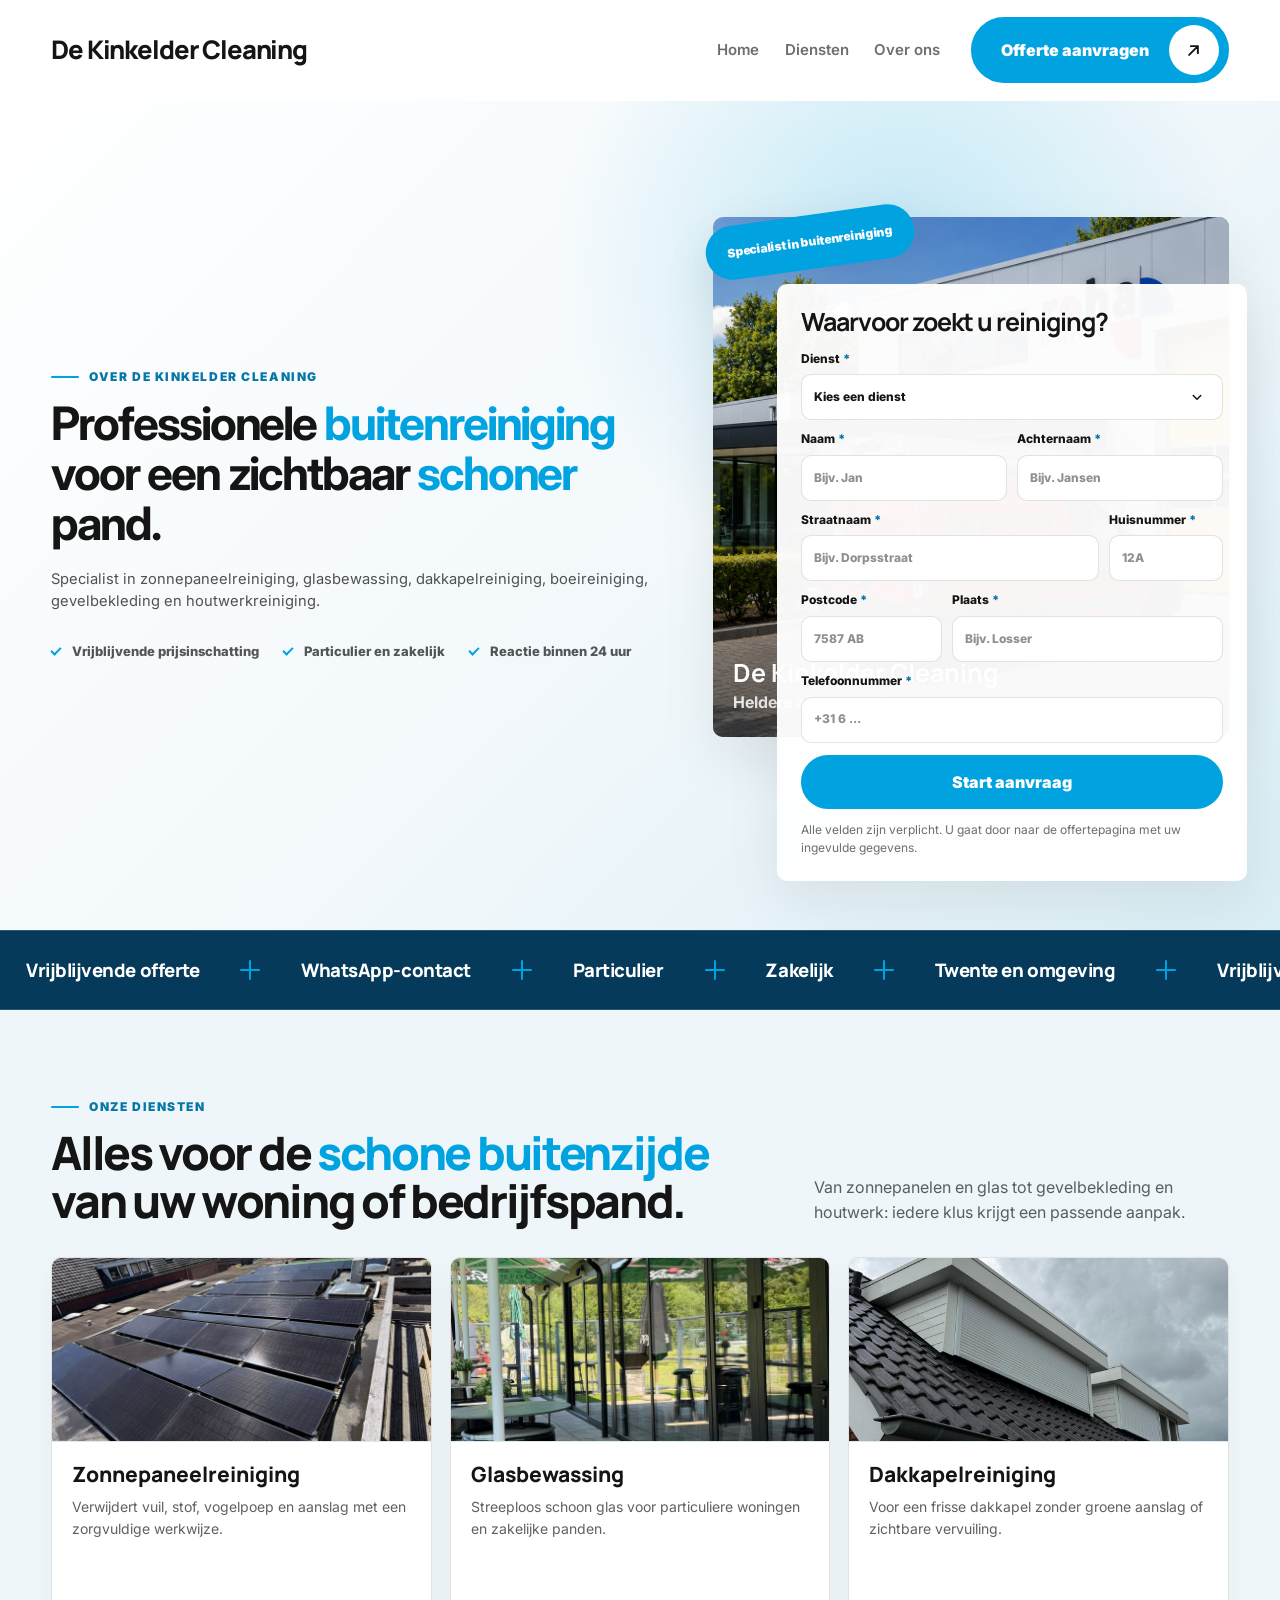
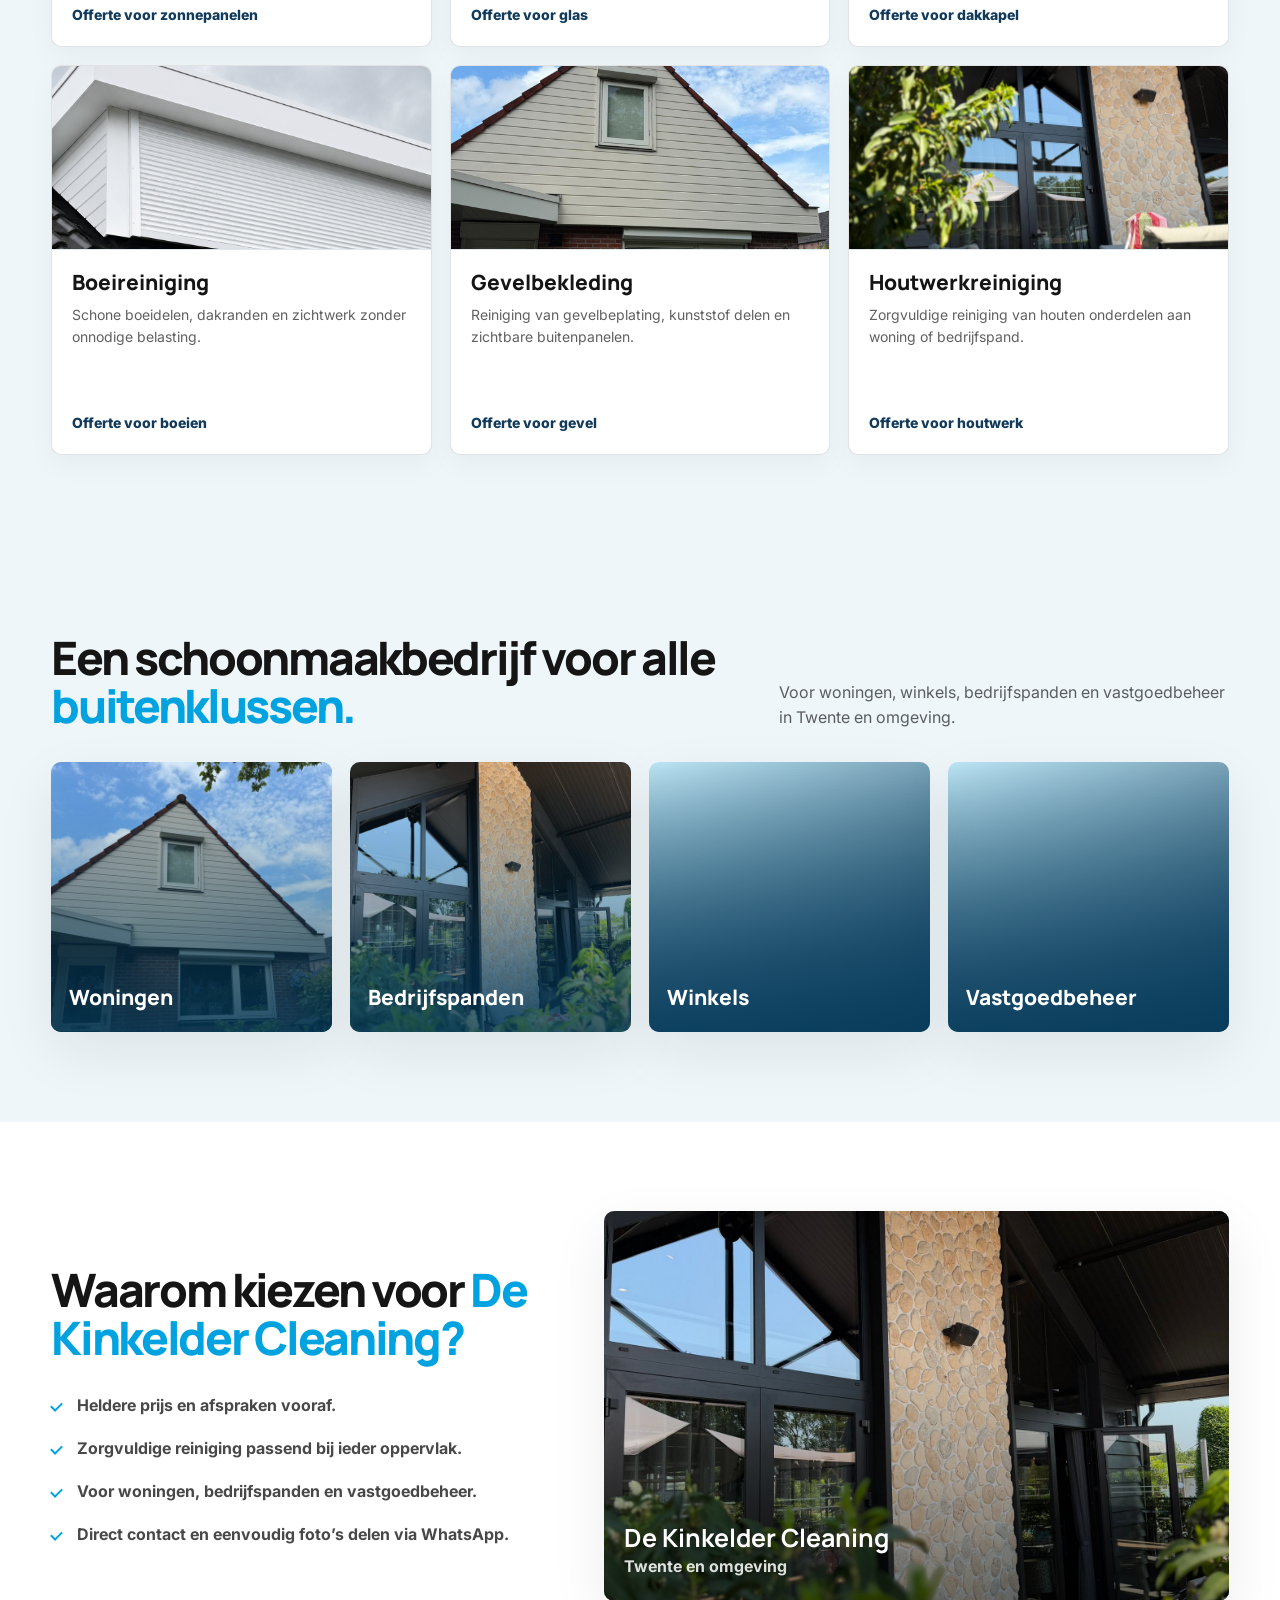
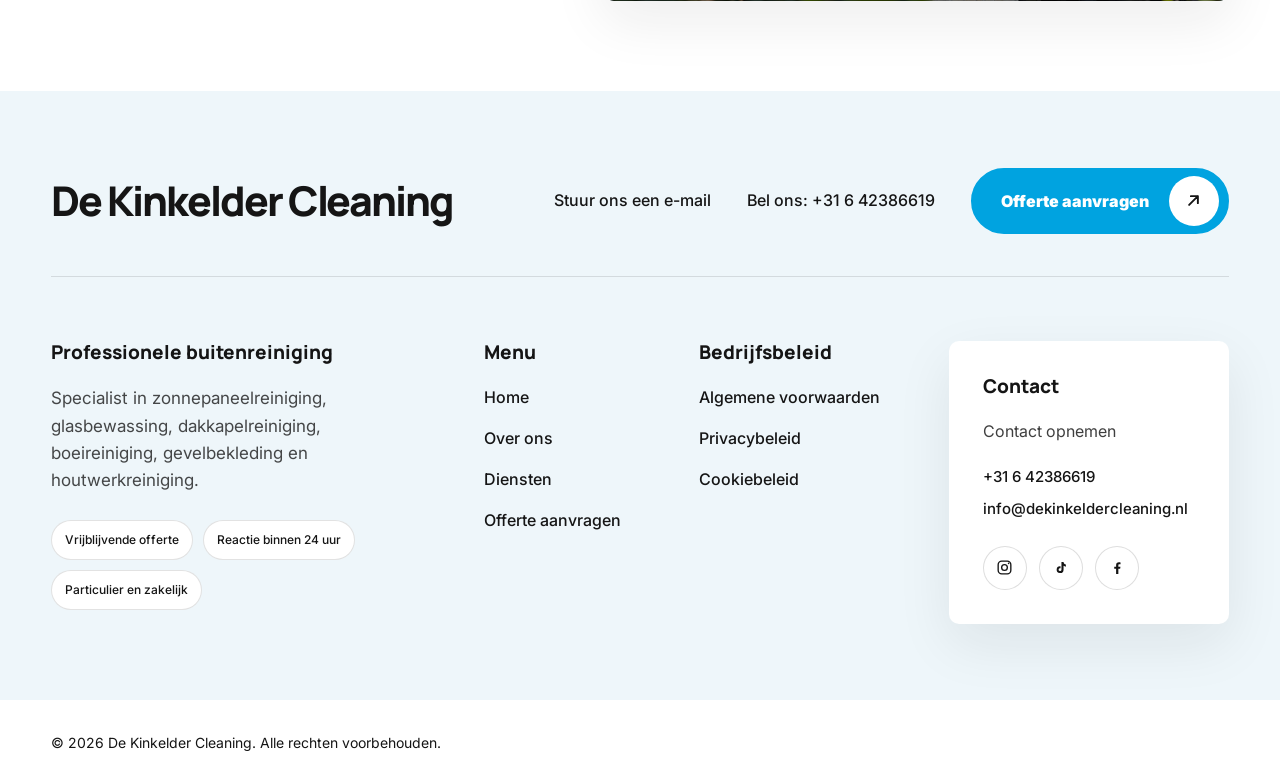
<file: index.html>
<!DOCTYPE html>

<html lang="nl">
 <head>
  <meta charset="utf-8"/>
  <meta content="width=device-width, initial-scale=1" name="viewport"/>
  <title>
   De Kinkelder Cleaning | Zonnepanelen, glas en buitenreiniging
  </title>
  <meta content="De Kinkelder Cleaning reinigt zonnepanelen, glas, dakkapellen, boeien, gevelbekleding en houtwerk voor particulieren en bedrijven. Vraag vrijblijvend een offerte aan." name="description"/>
  <link href="https://fonts.googleapis.com" rel="preconnect"/>
  <link crossorigin="" href="https://fonts.gstatic.com" rel="preconnect"/>
  <link href="https://fonts.googleapis.com/css2?family=Inter:wght@400;500;600;700;800;900&amp;family=Manrope:wght@700;800;900&amp;display=swap" rel="stylesheet"/>
  <link href="/styles.css" rel="stylesheet"/>
  <script defer="" src="/index.js">
  </script>
 </head>

 <body>

  <header class="site-header" data-site-header="">
   <div class="site-header__shell">

    <a aria-label="De Kinkelder Cleaning home" class="header-brand" href="/#home">
     De Kinkelder Cleaning
    </a>

    <button
     aria-controls="site-navigation"
     aria-expanded="false"
     aria-label="Menu openen"
     class="menu-toggle"
     data-menu-toggle=""
     type="button"
    >
     <span class="menu-toggle__line"></span>
     <span class="menu-toggle__line"></span>
     <span class="menu-toggle__line"></span>
    </button>

    <nav
     aria-hidden="false"
     aria-label="Hoofdnavigatie"
     class="site-nav"
     data-site-nav=""
     id="site-navigation"
    >

     <ul class="site-nav__links">

      <li>
       <a
        aria-current="page"
        class="site-nav__link is-active"
        href="/#home"
       >
        Home
       </a>
      </li>

      <li>
       <a class="site-nav__link" href="/diensten.html">
        Diensten
       </a>
      </li>

      <li>
       <a class="site-nav__link" href="/over-ons.html">
        Over ons
       </a>
      </li>

     </ul>

     <a
      class="button button--quote site-nav__cta"
      href="/offerte-aanvragen.html"
     >

      <span>
       Offerte aanvragen
      </span>

      <span aria-hidden="true" class="button__icon">

       <svg viewbox="0 0 24 24">

        <path
         d="M7 17 17 7M9 7h8v8"
         fill="none"
         stroke="currentColor"
         stroke-linecap="round"
         stroke-linejoin="round"
         stroke-width="2.2"
        ></path>

       </svg>

      </span>

     </a>

    </nav>

   </div>
  </header>


  <main class="page-shell">


   <!-- ======================================================
        HERO
        ====================================================== -->

   <section class="page-band page-band--hero" id="home">

    <div class="section-inner hero-layout">

     <div class="hero__copy">

      <p class="about-eyebrow">
       Over De Kinkelder Cleaning
      </p>

      <h1>

       Professionele

       <span class="heading-highlight">
        buitenreiniging
       </span>

       voor een zichtbaar

       <span class="heading-highlight">
        schoner
       </span>

       pand.

      </h1>

      <p class="hero__lead">
       Specialist in zonnepaneelreiniging, glasbewassing,
       dakkapelreiniging, boeireiniging, gevelbekleding en
       houtwerkreiniging.
      </p>

      <ul
       class="about-hero__checks"
       aria-label="Onze kenmerken"
      >

       <li>
        Vrijblijvende prijsinschatting
       </li>

       <li>
        Particulier en zakelijk
       </li>

       <li>
        Reactie binnen 24 uur
       </li>

      </ul>

     </div>


     <div class="hero-visual">

      <span class="badge">
       Specialist in buitenreiniging
      </span>


      <div class="photo-card photo-card--hero">

       <img
        alt="Hoge gevel met ladder tijdens professionele buitenreiniging"
        class="photo-card__image"
        decoding="async"
        fetchpriority="high"
        height="800"
        src="/Moderne industriële gevel met rood voertuig.png"
        style="position:absolute;inset:0;width:100%;height:100%;object-fit:cover;object-position:center;"
        title="Hoge gevel met ladder voor reiniging"
        width="1200"
       />

       <strong>
        De Kinkelder Cleaning
       </strong>

       <span>
        Heldere afspraken. Schoon resultaat.
       </span>

      </div>


      <!-- ====================================================
           KORT OFFERTEFORMULIER
           ==================================================== -->

      <aside
       aria-label="Snelle offerte aanvragen"
       class="quote-card quote-card--extended"
      >

       <h2>
        Waarvoor zoekt u reiniging?
       </h2>


       <form
        action="/offerte-aanvragen.html"
        class="quote-form quote-form--extended"
        data-quote-form=""
        method="get"
       >


        <!-- DIENST -->

        <label>

         <span>

          Dienst

          <span
           aria-hidden="true"
           class="quote-form__required"
          >
           *
          </span>

         </span>


         <select
          aria-required="true"
          name="dienst"
          required
         >

          <option
           disabled
           selected
           value=""
          >
           Kies een dienst
          </option>

          <option value="zonnepanelen">
           Zonnepaneelreiniging
          </option>

          <option value="glasbewassing">
           Glasbewassing
          </option>

          <option value="dakkapel">
           Dakkapelreiniging
          </option>

          <option value="boeien">
           Boeireiniging
          </option>

          <option value="gevelbekleding">
           Gevelbekleding reinigen
          </option>

          <option value="houtwerk">
           Houtwerk reinigen
          </option>

         </select>

        </label>


        <!-- NAAM + ACHTERNAAM -->

        <div class="quote-form__row">


         <label>

          <span>

           Naam

           <span
            aria-hidden="true"
            class="quote-form__required"
           >
            *
           </span>

          </span>

          <input
           autocomplete="given-name"
           name="voornaam"
           placeholder="Bijv. Jan"
           required
           type="text"
          />

         </label>


         <label>

          <span>

           Achternaam

           <span
            aria-hidden="true"
            class="quote-form__required"
           >
            *
           </span>

          </span>

          <input
           autocomplete="family-name"
           name="achternaam"
           placeholder="Bijv. Jansen"
           required
           type="text"
          />

         </label>


        </div>


        <!-- STRAATNAAM + HUISNUMMER -->

        <div class="quote-form__row quote-form__row--address">


         <label>

          <span>

           Straatnaam

           <span
            aria-hidden="true"
            class="quote-form__required"
           >
            *
           </span>

          </span>

          <input
           autocomplete="address-line1"
           name="straatnaam"
           placeholder="Bijv. Dorpsstraat"
           required
           type="text"
          />

         </label>


         <label>

          <span>

           Huisnummer

           <span
            aria-hidden="true"
            class="quote-form__required"
           >
            *
           </span>

          </span>

          <input
           autocomplete="address-line2"
           name="huisnummer"
           placeholder="12A"
           required
           type="text"
          />

         </label>


        </div>


        <!-- POSTCODE + PLAATS -->

        <div class="quote-form__row quote-form__row--location">


         <label>

          <span>

           Postcode

           <span
            aria-hidden="true"
            class="quote-form__required"
           >
            *
           </span>

          </span>

          <input
           autocomplete="postal-code"
           name="postcode"
           placeholder="7587 AB"
           required
           type="text"
          />

         </label>


         <label>

          <span>

           Plaats

           <span
            aria-hidden="true"
            class="quote-form__required"
           >
            *
           </span>

          </span>

          <input
           autocomplete="address-level2"
           name="plaats"
           placeholder="Bijv. Losser"
           required
           type="text"
          />

         </label>


        </div>


        <!-- TELEFOONNUMMER -->

        <label>

         <span>

          Telefoonnummer

          <span
           aria-hidden="true"
           class="quote-form__required"
          >
           *
          </span>

         </span>

         <input
          autocomplete="tel"
          inputmode="tel"
          name="telefoon"
          placeholder="+31 6 ..."
          required
          type="tel"
         />

        </label>


        <!-- BUTTON -->

        <button
         class="button button--primary"
         type="submit"
        >
         Start aanvraag
        </button>


        <p class="quote-form__note">
         Alle velden zijn verplicht. U gaat door naar de
         offertepagina met uw ingevulde gegevens.
        </p>


       </form>

      </aside>


     </div>

    </div>

   </section>


   <!-- ======================================================
        MARQUEE
        ====================================================== -->

   <section
    class="about-marquee"
    aria-label="Kenmerken van onze dienstverlening"
   >

    <div class="about-marquee__viewport">

     <div class="about-marquee__track">

      <span>
       Vrijblijvende offerte
      </span>

      <i aria-hidden="true"></i>

      <span>
       WhatsApp-contact
      </span>

      <i aria-hidden="true"></i>

      <span>
       Particulier
      </span>

      <i aria-hidden="true"></i>

      <span>
       Zakelijk
      </span>

      <i aria-hidden="true"></i>

      <span>
       Twente en omgeving
      </span>

      <i aria-hidden="true"></i>

      <span aria-hidden="true">
       Vrijblijvende offerte
      </span>

      <i aria-hidden="true"></i>

      <span aria-hidden="true">
       WhatsApp-contact
      </span>

      <i aria-hidden="true"></i>

      <span aria-hidden="true">
       Particulier
      </span>

      <i aria-hidden="true"></i>

      <span aria-hidden="true">
       Zakelijk
      </span>

      <i aria-hidden="true"></i>

      <span aria-hidden="true">
       Twente en omgeving
      </span>

      <i aria-hidden="true"></i>

     </div>

    </div>

   </section>


   <!-- ======================================================
        DIENSTEN
        ====================================================== -->

   <section
    class="page-band page-band--services"
    id="diensten"
   >

    <div class="section-inner">


     <div class="section-head">

      <div>

       <p class="about-eyebrow">
        Onze diensten
       </p>

       <h2>

        Alles voor de

        <span class="heading-highlight">
         schone buitenzijde
        </span>

        van uw woning of bedrijfspand.

       </h2>

      </div>


      <p>
       Van zonnepanelen en glas tot gevelbekleding en houtwerk:
       iedere klus krijgt een passende aanpak.
      </p>


     </div>


     <div class="service-carousel rail-wrap">


      <div
       aria-label="Onze reinigingsdiensten"
       class="service-grid"
       data-rail=""
      >


       <!-- ZONNEPANELEN -->

       <article class="service-card">

        <div class="service-card__visual">

         <img
          alt="Zonnepanelen op een schuin dak voor professionele reiniging"
          class="service-card__image"
          decoding="async"
          height="800"
          loading="lazy"
          src="/IMG_0899.JPG"
          title="Zonnepanelen op een schuin dak"
          width="1200"
         />

        </div>


        <h3>
         Zonnepaneelreiniging
        </h3>


        <p>
         Verwijdert vuil, stof, vogelpoep en aanslag met een
         zorgvuldige werkwijze.
        </p>


        <a href="/offerte-aanvragen.html?dienst=zonnepanelen">
         Offerte voor zonnepanelen
        </a>


       </article>


       <!-- GLASBEWASSING -->

       <article class="service-card">

        <div class="service-card__visual">

         <img
          alt="Glazen bedrijfsgevel met groene raamdecoratie"
          class="service-card__image"
          decoding="async"
          height="800"
          loading="lazy"
          src="/Terras en glazen gevel onder overkapping.JPG"
          title="Glazen gevel met groene raamdecoratie"
          width="1200"
         />

        </div>


        <h3>
         Glasbewassing
        </h3>


        <p>
         Streeploos schoon glas voor particuliere woningen en
         zakelijke panden.
        </p>


        <a href="/offerte-aanvragen.html?dienst=glasbewassing">
         Offerte voor glas
        </a>


       </article>


       <!-- DAKKAPEL -->

       <article class="service-card">

        <div class="service-card__visual">

         <img
          alt="Brede dakkapel met raamkozijnen voor reiniging"
          class="service-card__image"
          decoding="async"
          height="800"
          loading="lazy"
          src="/Dakkapellen op een rij woningen.JPG"
          title="Brede dakkapel met raamkozijnen"
          width="1200"
         />

        </div>


        <h3>
         Dakkapelreiniging
        </h3>


        <p>
         Voor een frisse dakkapel zonder groene aanslag of
         zichtbare vervuiling.
        </p>


        <a href="/offerte-aanvragen.html?dienst=dakkapel">
         Offerte voor dakkapel
        </a>


       </article>


       <!-- BOEIEN -->

       <article class="service-card">

        <div class="service-card__visual">

         <img
          alt="Detail van een witte dakrand en boeiboord"
          class="service-card__image"
          decoding="async"
          height="800"
          loading="lazy"
          src="/Witte gevelbekleding onder de dakrand.png"
          title="Detail van witte dakrand en boeiboord"
          width="1200"
         />

        </div>


        <h3>
         Boeireiniging
        </h3>


        <p>
         Schone boeidelen, dakranden en zichtwerk zonder
         onnodige belasting.
        </p>


        <a href="/offerte-aanvragen.html?dienst=boeien">
         Offerte voor boeien
        </a>


       </article>


       <!-- GEVELBEKLEDING -->

       <article class="service-card">

        <div class="service-card__visual">

         <img
          alt="Schone verticale gevelbekleding na professionele reiniging"
          class="service-card__image"
          decoding="async"
          height="800"
          loading="lazy"
          src="/Vrijstaande woning met gevelbekleding.JPG"
          title="Schone verticale gevelbekleding na reiniging"
          width="1200"
         />

        </div>


        <h3>
         Gevelbekleding
        </h3>


        <p>
         Reiniging van gevelbeplating, kunststof delen en
         zichtbare buitenpanelen.
        </p>


        <a href="/offerte-aanvragen.html?dienst=gevelbekleding">
         Offerte voor gevel
        </a>


       </article>


       <!-- HOUTWERK -->

       <article class="service-card">

        <div class="service-card__visual">

         <img
          alt="Houten gevel bij een terras en bedrijfspand"
          class="service-card__image"
          decoding="async"
          height="800"
          loading="lazy"
          src="/Houten gevel bij terras en bedrijfspand.JPG"
          title="Houten gevel bij terras en bedrijfspand"
          width="1200"
         />

        </div>


        <h3>
         Houtwerkreiniging
        </h3>


        <p>
         Zorgvuldige reiniging van houten onderdelen aan
         woning of bedrijfspand.
        </p>


        <a href="/offerte-aanvragen.html?dienst=houtwerk">
         Offerte voor houtwerk
        </a>


       </article>


      </div>


      <div
       aria-label="Diensten navigatie"
       class="service-carousel__controls"
      >


       <button
        aria-label="Vorige dienst"
        class="service-carousel__button"
        data-rail-prev=""
        type="button"
       >

        <svg
         aria-hidden="true"
         viewbox="0 0 24 24"
        >

         <path
          d="m15 6-6 6 6 6"
          fill="none"
          stroke="currentColor"
          stroke-linecap="round"
          stroke-linejoin="round"
          stroke-width="1.8"
         ></path>

        </svg>

       </button>


       <p class="service-carousel__hint">
        Veeg om meer diensten te bekijken
       </p>


       <button
        aria-label="Volgende dienst"
        class="service-carousel__button"
        data-rail-next=""
        type="button"
       >

        <svg
         aria-hidden="true"
         viewbox="0 0 24 24"
        >

         <path
          d="m9 6 6 6-6 6"
          fill="none"
          stroke="currentColor"
          stroke-linecap="round"
          stroke-linejoin="round"
          stroke-width="1.8"
         ></path>

        </svg>

       </button>


      </div>


     </div>


    </div>

   </section>


   <!-- ======================================================
        DOELGROEPEN
        ====================================================== -->

   <section class="page-band page-band--branches">

    <div class="section-inner">


     <div class="section-head">

      <div>

       <h2>

        Een schoonmaakbedrijf voor alle

        <span class="heading-highlight">
         buitenklussen.
        </span>

       </h2>

      </div>


      <p>
       Voor woningen, winkels, bedrijfspanden en vastgoedbeheer
       in Twente en omgeving.
      </p>


     </div>


     <div class="branch-grid">


      <article style="position:relative;overflow:hidden;">

       <img
        alt="Vrijstaande woning met gevelbekleding"
        class="branch-card__image"
        decoding="async"
        height="800"
        loading="lazy"
        src="/Vrijstaande woning met gevelbekleding.JPG"
        style="position:absolute;inset:0;width:100%;height:100%;object-fit:cover;object-position:center;"
        title="Vrijstaande woning met gevelbekleding"
        width="1200"
       />

       <div
        aria-hidden="true"
        class="branch-card__overlay"
        style="position:absolute;inset:0;z-index:1;background:linear-gradient(180deg,rgba(255,255,255,0.04) 0%,rgba(6,58,90,0.28) 42%,rgba(6,58,90,0.82) 100%);"
       ></div>

       <span style="position:relative;z-index:2;">
        Woningen
       </span>

      </article>


      <article style="position:relative;overflow:hidden;">

       <img
        alt="Bedrijfspand met houten gevel en beplanting"
        class="branch-card__image"
        decoding="async"
        height="800"
        loading="lazy"
        src="/Bedrijfspand met houten gevel en beplanting.JPG"
        style="position:absolute;inset:0;width:100%;height:100%;object-fit:cover;object-position:center;"
        title="Bedrijfspand met houten gevel en beplanting"
        width="1200"
       />

       <div
        aria-hidden="true"
        class="branch-card__overlay"
        style="position:absolute;inset:0;z-index:1;background:linear-gradient(180deg,rgba(255,255,255,0.04) 0%,rgba(6,58,90,0.28) 42%,rgba(6,58,90,0.82) 100%);"
       ></div>

       <span style="position:relative;z-index:2;">
        Bedrijfspanden
       </span>

      </article>


      <article style="position:relative;overflow:hidden;">

       <img
        alt="Horecagevel met terras en glazen pui"
        class="branch-card__image"
        decoding="async"
        height="800"
        loading="lazy"
        src="/Horecagevel met terras en glazen pui.JPG"
        style="position:absolute;inset:0;width:100%;height:100%;object-fit:cover;object-position:center;"
        title="Horecagevel met terras en glazen pui"
        width="1200"
       />

       <div
        aria-hidden="true"
        class="branch-card__overlay"
        style="position:absolute;inset:0;z-index:1;background:linear-gradient(180deg,rgba(255,255,255,0.04) 0%,rgba(6,58,90,0.28) 42%,rgba(6,58,90,0.82) 100%);"
       ></div>

       <span style="position:relative;z-index:2;">
        Winkels
       </span>

      </article>


      <article style="position:relative;overflow:hidden;">

       <img
        alt="Voorgevel van een woning met parkeerplaats"
        class="branch-card__image"
        decoding="async"
        height="800"
        loading="lazy"
        src="/IMG_0913.JPG"
        style="position:absolute;inset:0;width:100%;height:100%;object-fit:cover;object-position:center;"
        title="Voorgevel van woning met parkeerplaats"
        width="1200"
       />

       <div
        aria-hidden="true"
        class="branch-card__overlay"
        style="position:absolute;inset:0;z-index:1;background:linear-gradient(180deg,rgba(255,255,255,0.04) 0%,rgba(6,58,90,0.28) 42%,rgba(6,58,90,0.82) 100%);"
       ></div>

       <span style="position:relative;z-index:2;">
        Vastgoedbeheer
       </span>

      </article>


     </div>


    </div>

   </section>


   <!-- ======================================================
        WAAROM DE KINKELDER
        ====================================================== -->

   <section
    class="page-band page-band--why"
    id="over-ons"
   >

    <div class="section-inner why-layout">


     <div>

      <h2>

       Waarom kiezen voor

       <span class="heading-highlight">
        De Kinkelder Cleaning?
       </span>

      </h2>


      <ul class="check-list check-list--dark">

       <li>
        Heldere prijs en afspraken vooraf.
       </li>

       <li>
        Zorgvuldige reiniging passend bij ieder oppervlak.
       </li>

       <li>
        Voor woningen, bedrijfspanden en vastgoedbeheer.
       </li>

       <li>
        Direct contact en eenvoudig foto&rsquo;s delen via WhatsApp.
       </li>

      </ul>

     </div>


     <div class="photo-card photo-card--van">

      <img
       alt="Entree van een bedrijfspand met groene beplanting"
       class="photo-card__image"
       decoding="async"
       height="800"
       loading="lazy"
       src="/Entree van bedrijfspand met groene beplanting.JPG"
       style="position:absolute;inset:0;width:100%;height:100%;object-fit:cover;object-position:center;"
       title="Entree van bedrijfspand met groene beplanting"
       width="1200"
      />

      <strong>
       De Kinkelder Cleaning
      </strong>

      <span>
       Twente en omgeving
      </span>

     </div>


    </div>

   </section>


  </main>


  <!-- ========================================================
       FOOTER
       ======================================================== -->

  <footer
   class="site-footer"
   id="contact"
  >

   <div class="site-footer__main">

    <div class="section-inner">


     <div class="site-footer__header">


      <a
       class="site-brand site-brand--footer"
       href="/"
      >

       <span class="site-brand__name">
        De Kinkelder Cleaning
       </span>

      </a>


      <div class="site-footer__top-actions">


       <a href="mailto:info@dekinkeldercleaning.nl">
        Stuur ons een e-mail
       </a>


       <a href="tel:+31642386619">
        Bel ons: +31 6 42386619
       </a>


       <a
        class="button button--quote"
        href="/offerte-aanvragen.html"
       >

        <span>
         Offerte aanvragen
        </span>

        <span
         aria-hidden="true"
         class="button__icon"
        >

         <svg viewbox="0 0 24 24">

          <path
           d="M7 17 17 7M9 7h8v8"
           fill="none"
           stroke="currentColor"
           stroke-linecap="round"
           stroke-linejoin="round"
           stroke-width="2.2"
          ></path>

         </svg>

        </span>

       </a>


      </div>


     </div>


     <div class="site-footer__grid">


      <section class="site-footer__column site-footer__intro">

       <h2>
        Professionele buitenreiniging
       </h2>

       <p>
        Specialist in zonnepaneelreiniging, glasbewassing,
        dakkapelreiniging, boeireiniging, gevelbekleding en
        houtwerkreiniging.
       </p>


       <div
        aria-label="Kenmerken"
        class="site-footer__badges"
       >

        <span>
         Vrijblijvende offerte
        </span>

        <span>
         Reactie binnen 24 uur
        </span>

        <span>
         Particulier en zakelijk
        </span>

       </div>


      </section>


      <nav
       aria-label="Footermenu"
       class="site-footer__column"
      >

       <h2>
        Menu
       </h2>


       <ul class="site-footer__links">

        <li>
         <a href="/#home">
          Home
         </a>
        </li>

        <li>
         <a href="/over-ons.html">
          Over ons
         </a>
        </li>

        <li>
         <a href="/diensten.html">
          Diensten
         </a>
        </li>

        <li>
         <a href="/offerte-aanvragen.html">
          Offerte aanvragen
         </a>
        </li>

       </ul>


      </nav>


      <nav
       aria-label="Bedrijfsbeleid"
       class="site-footer__column"
      >

       <h2>
        Bedrijfsbeleid
       </h2>


       <ul class="site-footer__links">

        <li>
         <a href="/algemene-voorwaarden.html">
          Algemene voorwaarden
         </a>
        </li>

        <li>
         <a href="/privacybeleid.html">
          Privacybeleid
         </a>
        </li>

        <li>
         <a href="/cookiebeleid.html">
          Cookiebeleid
         </a>
        </li>

       </ul>


      </nav>


      <section class="site-footer__contact-card">


       <h2>
        Contact
       </h2>


       <p>
        Contact opnemen
       </p>


       <div class="site-footer__contact-details">

        <a href="tel:+31642386619">
         +31 6 42386619
        </a>

        <a href="mailto:info@dekinkeldercleaning.nl">
         info@dekinkeldercleaning.nl
        </a>

       </div>


       <div
        aria-label="Social media"
        class="site-footer__socials"
       >


        <a
         aria-label="Instagram"
         href="https://www.instagram.com/dekinkeldercleaning/"
         rel="noopener noreferrer"
         target="_blank"
        >

         <svg
          aria-hidden="true"
          class="social-icon social-icon--instagram"
          viewbox="0 0 24 24"
         >

          <rect
           fill="none"
           height="16"
           rx="4.5"
           stroke="currentColor"
           stroke-width="1.7"
           width="16"
           x="4"
           y="4"
          ></rect>

          <circle
           cx="12"
           cy="12"
           fill="none"
           r="3.6"
           stroke="currentColor"
           stroke-width="1.7"
          ></circle>

          <circle
           cx="17.2"
           cy="6.8"
           fill="currentColor"
           r="1"
          ></circle>

         </svg>

        </a>


        <a
         aria-label="TikTok"
         href="https://www.tiktok.com/@de.kinkelder.cleaning"
         rel="noopener noreferrer"
         target="_blank"
        >

         <svg
          aria-hidden="true"
          class="social-icon social-icon--tiktok"
          viewbox="0 0 24 24"
         >

          <path
           d="M15.4 4v10.2a4.6 4.6 0 1 1-4-4.6v2.8a1.9 1.9 0 1 0 1.2 1.8V4h2.8c.2 1.8 1.3 3 3.1 3.4v2.8a7.1 7.1 0 0 1-3.1-1.1V4z"
           fill="currentColor"
          ></path>

         </svg>

        </a>


        <a
         aria-label="Facebook"
         href="https://www.facebook.com/groups/691220777558816/user/61578191639382/"
         rel="noopener noreferrer"
         target="_blank"
        >

         <svg
          aria-hidden="true"
          class="social-icon social-icon--facebook"
          viewbox="0 0 24 24"
         >

          <path
           d="M13.8 20v-7h2.4l.4-2.8h-2.8V8.4c0-.8.2-1.4 1.4-1.4h1.5V4.5c-.3 0-1.2-.1-2.2-.1-2.2 0-3.7 1.3-3.7 3.8v2H8.3V13h2.5v7h3z"
           fill="currentColor"
          ></path>

         </svg>

        </a>


       </div>


      </section>


     </div>


    </div>


   </div>


   <div class="site-footer__bottom">

    <div class="section-inner site-footer__bottom-inner">

     <p>
      &copy; 2026 De Kinkelder Cleaning. Alle rechten voorbehouden.
     </p>

    </div>

   </div>


  </footer>


 </body>
</html>
</file>
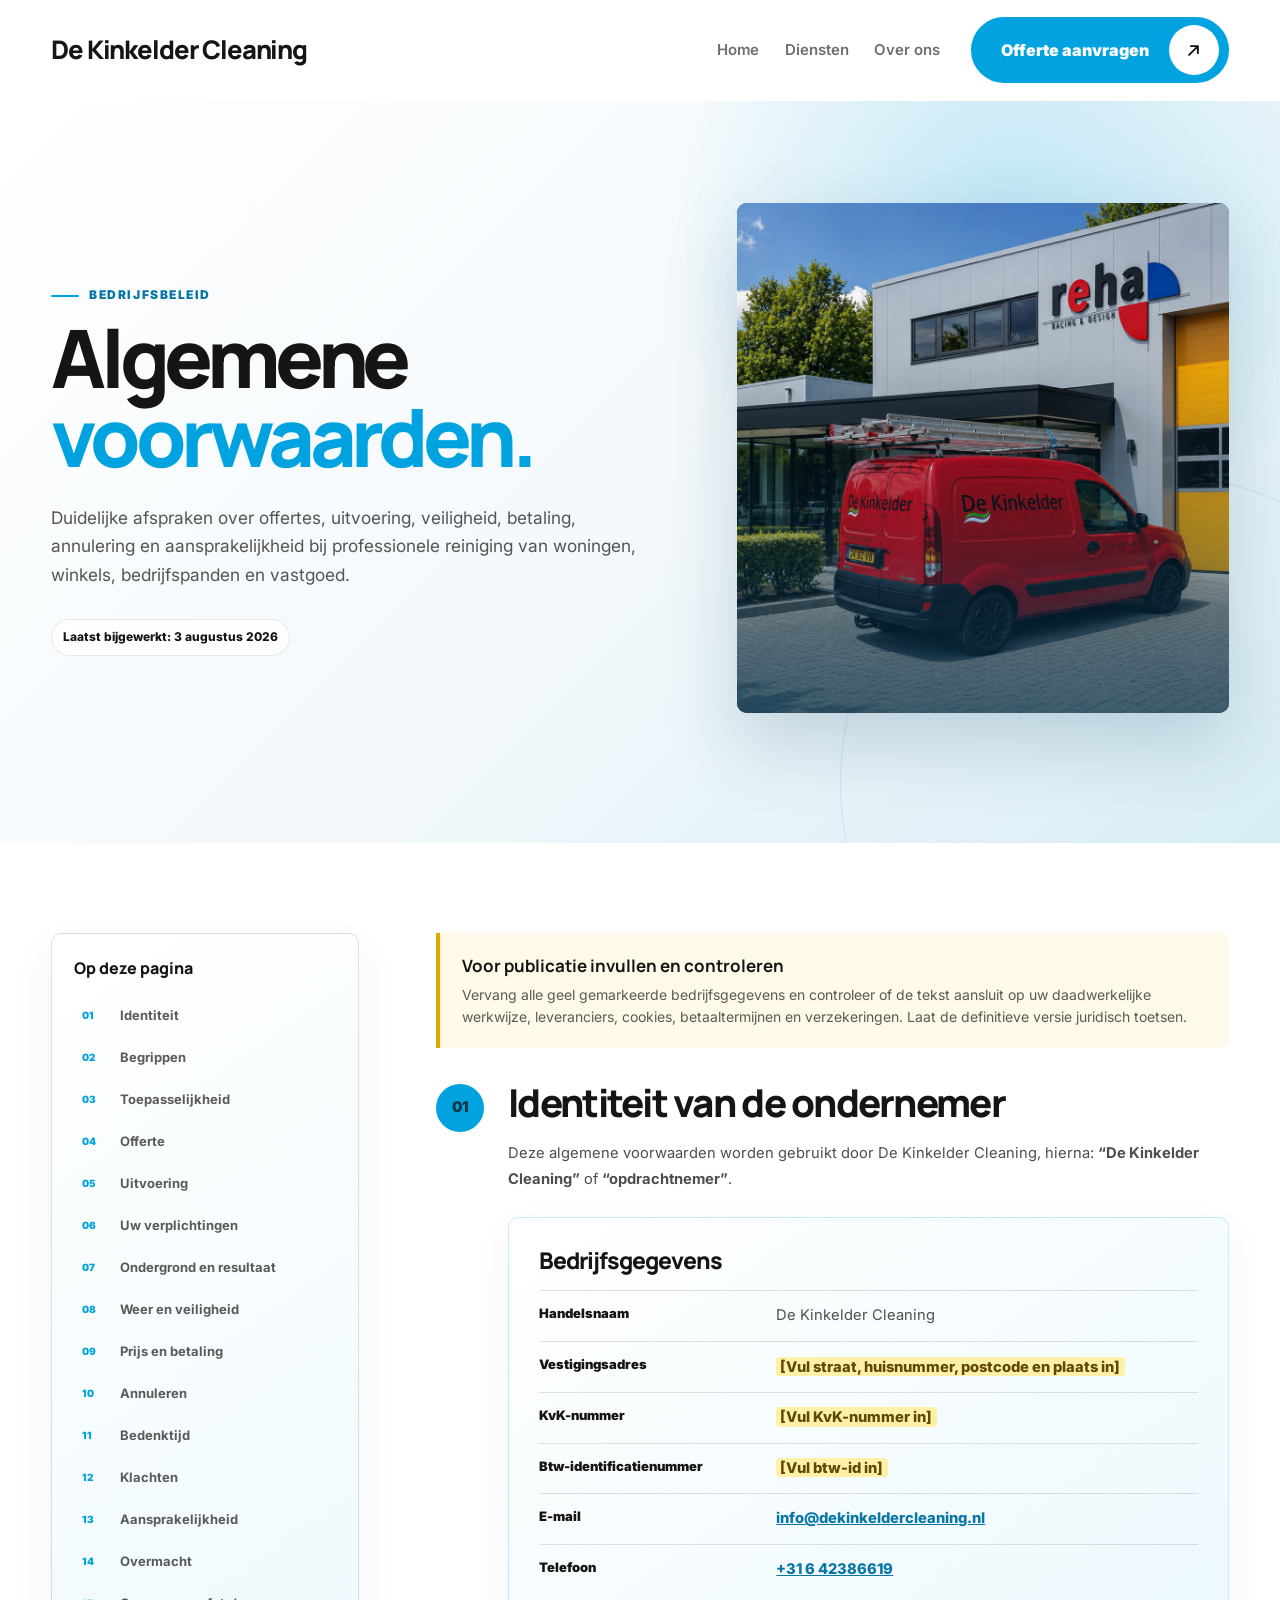
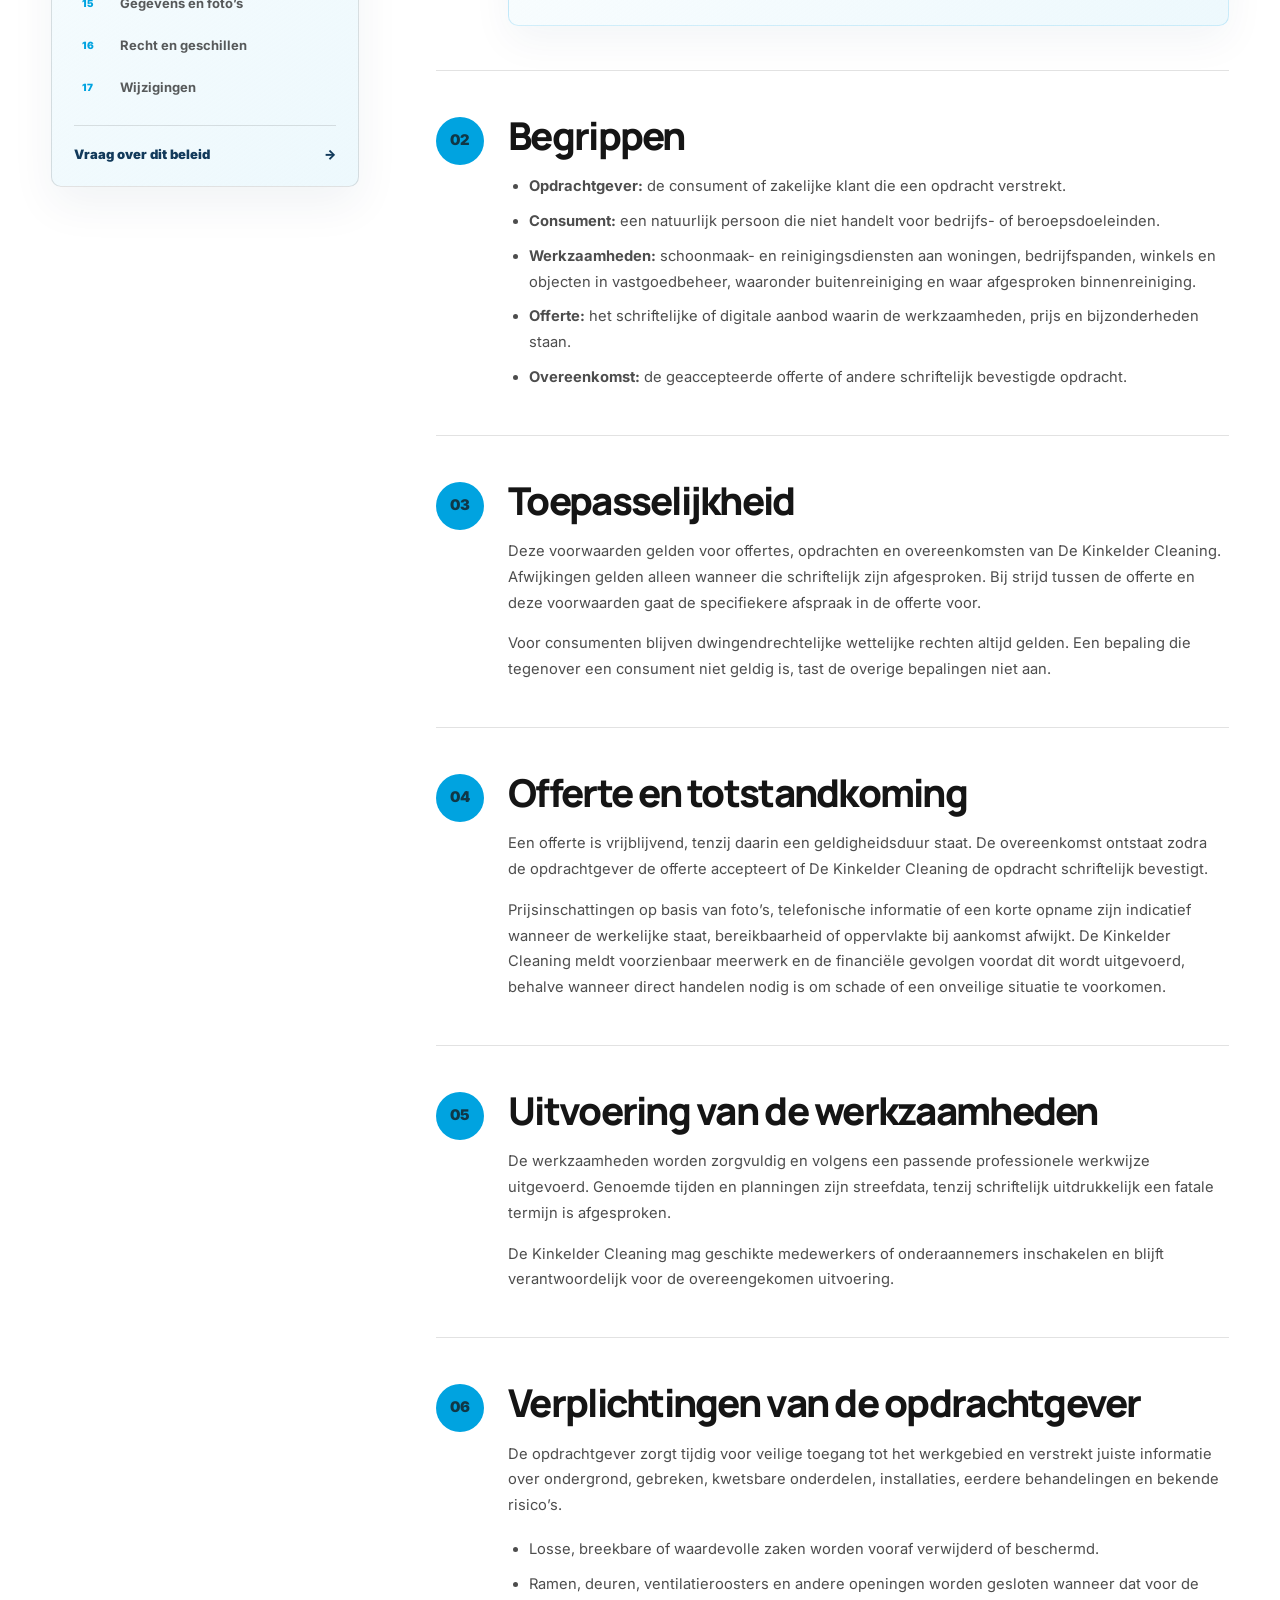
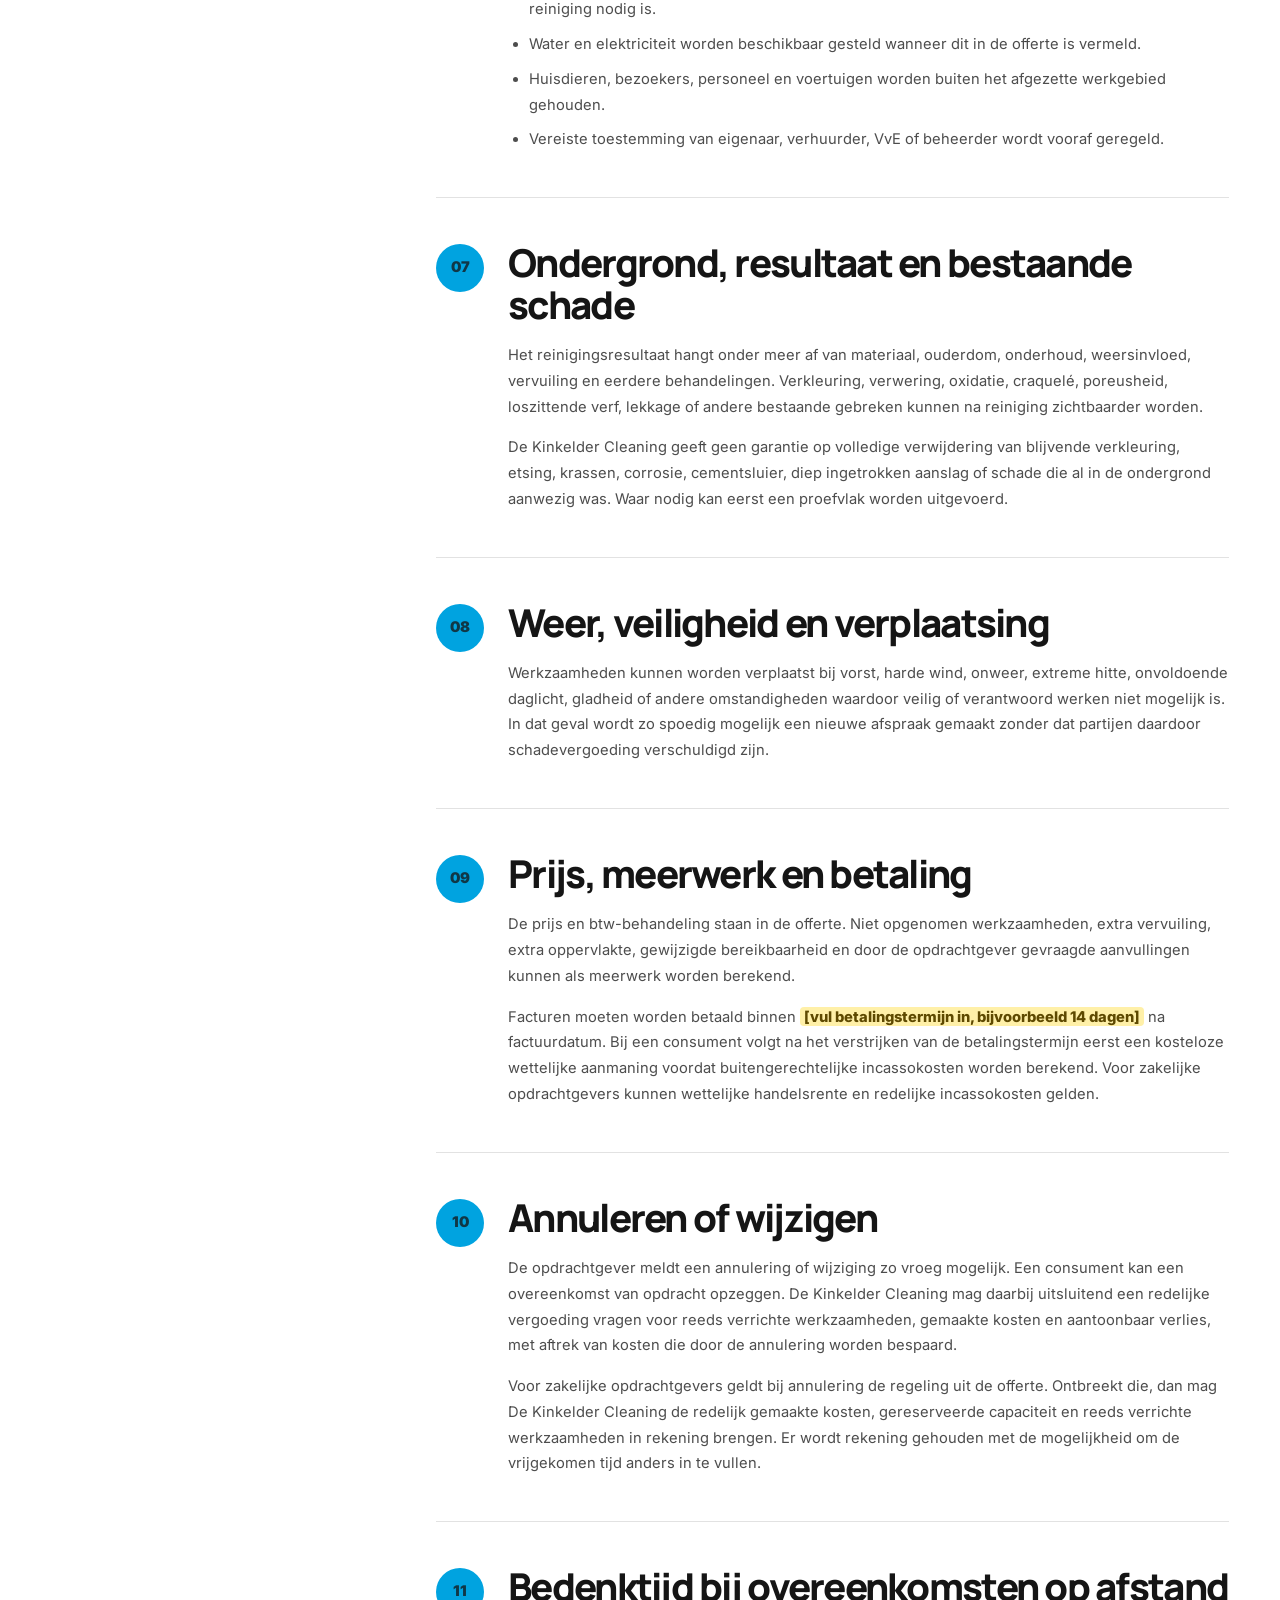
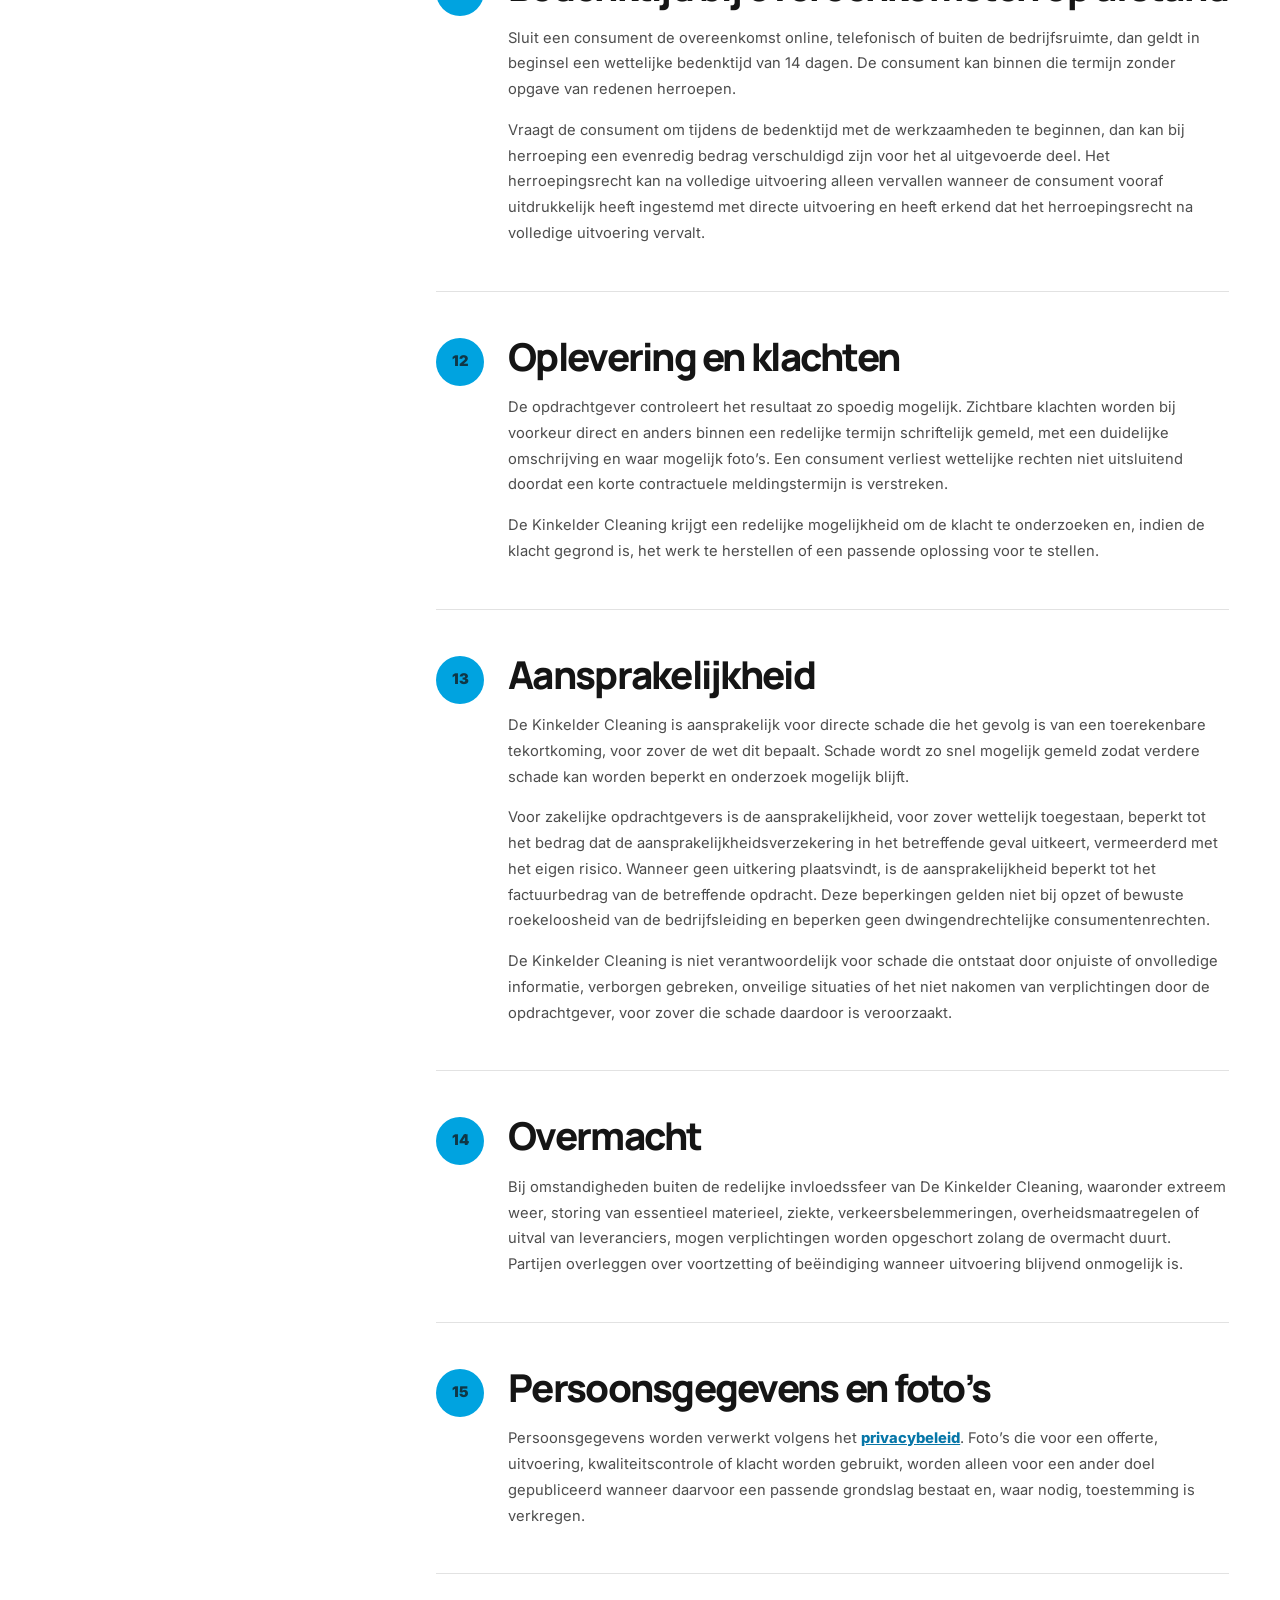
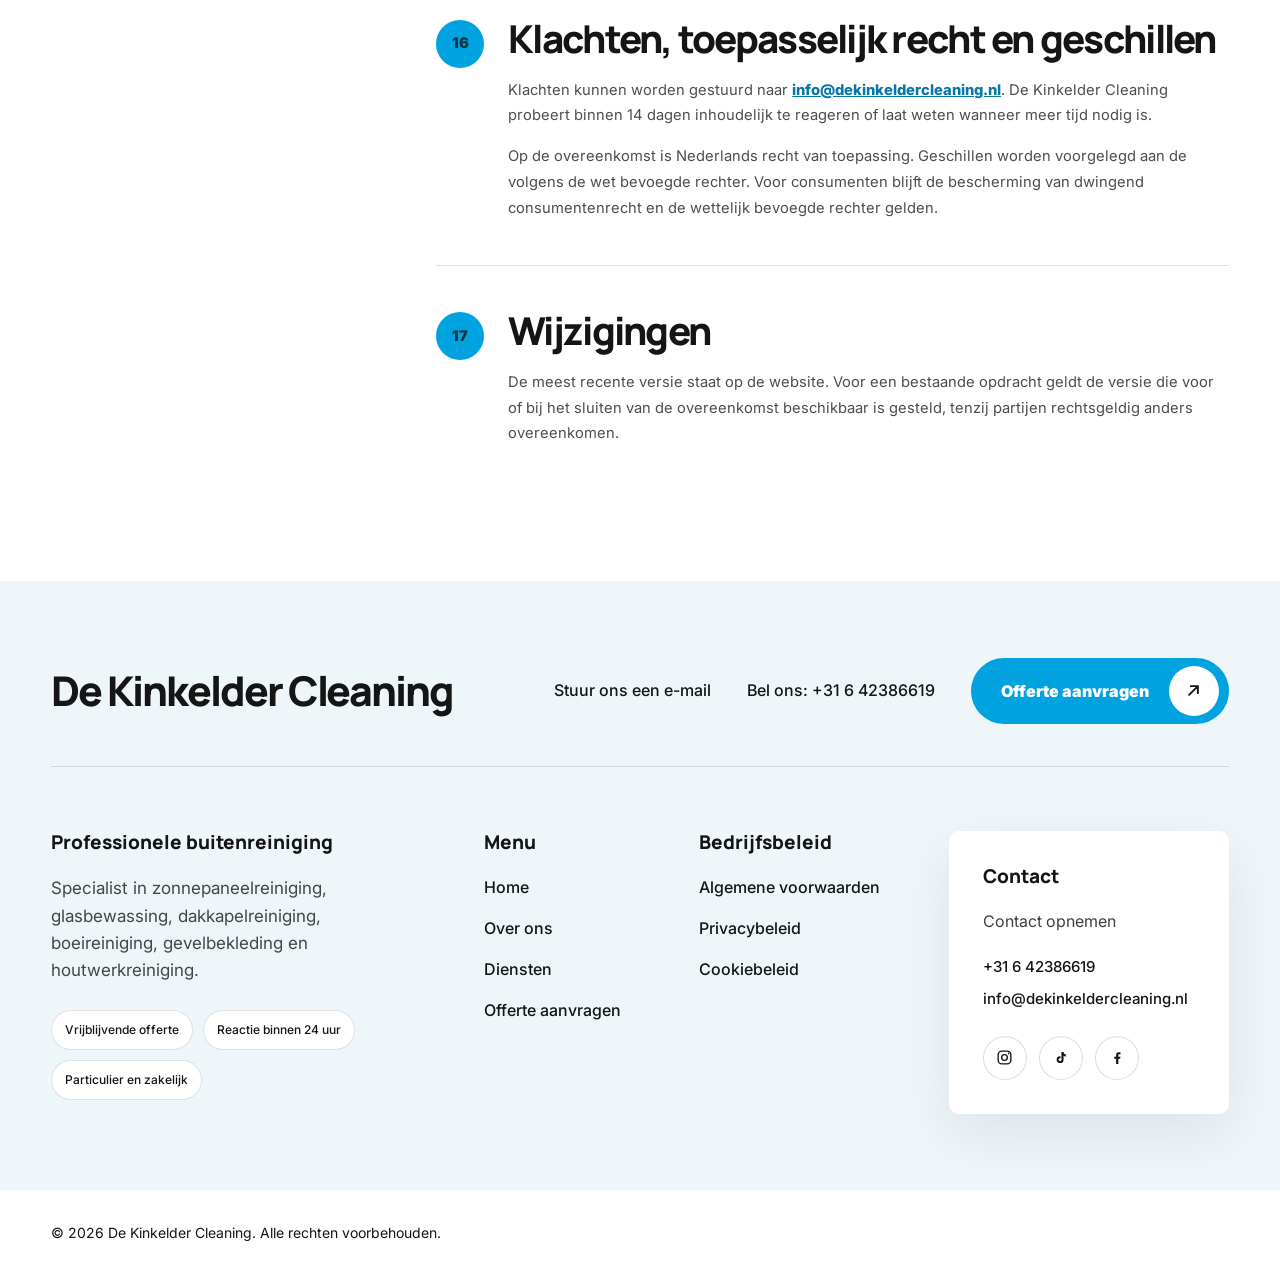
<file: algemene-voorwaarden.html>
<!doctype html>

<html lang="nl">
<head>
  <meta charset="utf-8">
  <meta name="viewport" content="width=device-width, initial-scale=1">
  <meta name="description" content="Algemene voorwaarden van De Kinkelder Cleaning voor professionele reiniging van woningen, winkels, bedrijfspanden en vastgoed.">
  <title>Algemene voorwaarden | De Kinkelder Cleaning</title>
  <link rel="preconnect" href="https://fonts.googleapis.com">
  <link rel="preconnect" href="https://fonts.gstatic.com" crossorigin>
  <link href="https://fonts.googleapis.com/css2?family=Inter:wght@400;500;600;700;800;900&family=Manrope:wght@600;700;800;900&display=swap" rel="stylesheet">
  <link rel="stylesheet" href="/styles.css">
  <script src="/index.js" defer></script>
</head>
<body class="policy-page policy-page--terms">
<header class="site-header" data-site-header="">
<div class="site-header__shell">
<a aria-label="De Kinkelder Cleaning home" class="header-brand" href="/">
        De Kinkelder Cleaning
      </a>
<button aria-controls="site-navigation" aria-expanded="false" aria-label="Menu openen" class="menu-toggle" data-menu-toggle="" type="button">
<span class="menu-toggle__line"></span>
<span class="menu-toggle__line"></span>
<span class="menu-toggle__line"></span>
</button>
<nav aria-hidden="false" aria-label="Hoofdnavigatie" class="site-nav" data-site-nav="" id="site-navigation">
<ul class="site-nav__links">
<li><a class="site-nav__link" href="/">Home</a></li>
<li><a class="site-nav__link" href="/diensten.html">Diensten</a></li>
<li><a class="site-nav__link" href="/over-ons.html">Over ons</a></li>
</ul>
<a class="button button--quote site-nav__cta" href="/offerte-aanvragen.html">
<span>Offerte aanvragen</span>
<span aria-hidden="true" class="button__icon">
<svg viewbox="0 0 24 24"><path d="M7 17 17 7M9 7h8v8" fill="none" stroke="currentColor" stroke-linecap="round" stroke-linejoin="round" stroke-width="2.2"></path></svg>
</span>
</a>
</nav>
</div>
</header>
<main id="main-content">

<section class="policy-hero" aria-labelledby="policy-title">
  <div class="section-inner policy-hero__grid">
    <div class="policy-hero__copy">
      <p class="about-eyebrow">Bedrijfsbeleid</p>
      <h1 id="policy-title">Algemene <span>voorwaarden.</span></h1>
      <p class="policy-hero__lead">Duidelijke afspraken over offertes, uitvoering, veiligheid, betaling, annulering en aansprakelijkheid bij professionele reiniging van woningen, winkels, bedrijfspanden en vastgoed.</p>
      <div class="policy-hero__meta" aria-label="Documentinformatie">
        <span>Laatst bijgewerkt: 3 augustus 2026</span>
      </div>
    </div>
    <div class="policy-hero__visual">
      <div class="policy-hero__image-wrap">
        <img src="/Moderne industriële gevel met rood voertuig.png" alt="Bedrijfspand en bedrijfswagen van De Kinkelder Cleaning" width="1100" height="800" loading="eager" fetchpriority="high" decoding="async">
      </div>
    </div>
  </div>
</section>
<section class="policy-main">
  <div class="section-inner policy-layout">
    <aside class="policy-sidebar" aria-label="Inhoudsopgave">
      <div class="policy-sidebar__inner">
        <p class="policy-sidebar__title">Op deze pagina</p>
        <ol><li><a href="#identiteit"><span>01</span>Identiteit</a></li><li><a href="#begrippen"><span>02</span>Begrippen</a></li><li><a href="#toepasselijkheid"><span>03</span>Toepasselijkheid</a></li><li><a href="#offerte"><span>04</span>Offerte</a></li><li><a href="#uitvoering"><span>05</span>Uitvoering</a></li><li><a href="#opdrachtgever"><span>06</span>Uw verplichtingen</a></li><li><a href="#ondergrond"><span>07</span>Ondergrond en resultaat</a></li><li><a href="#weer"><span>08</span>Weer en veiligheid</a></li><li><a href="#prijs"><span>09</span>Prijs en betaling</a></li><li><a href="#annulering"><span>10</span>Annuleren</a></li><li><a href="#herroeping"><span>11</span>Bedenktijd</a></li><li><a href="#oplevering"><span>12</span>Klachten</a></li><li><a href="#aansprakelijkheid"><span>13</span>Aansprakelijkheid</a></li><li><a href="#overmacht"><span>14</span>Overmacht</a></li><li><a href="#gegevens"><span>15</span>Gegevens en foto’s</a></li><li><a href="#recht"><span>16</span>Recht en geschillen</a></li><li><a href="#wijzigingen"><span>17</span>Wijzigingen</a></li></ol>
        <a class="policy-sidebar__contact" href="mailto:info@dekinkeldercleaning.nl">Vraag over dit beleid <span aria-hidden="true">→</span></a>
      </div>
    </aside>
    <article class="policy-content">

<div class="policy-notice policy-notice--warning" role="note">
  <strong>Voor publicatie invullen en controleren</strong>
  <p>Vervang alle geel gemarkeerde bedrijfsgegevens en controleer of de tekst aansluit op uw daadwerkelijke werkwijze, leveranciers, cookies, betaaltermijnen en verzekeringen. Laat de definitieve versie juridisch toetsen.</p>
</div>

<section id="identiteit" class="policy-section">
  <p class="policy-section__number">01</p><h2>Identiteit van de ondernemer</h2>
  <p>Deze algemene voorwaarden worden gebruikt door De Kinkelder Cleaning, hierna: <strong>“De Kinkelder Cleaning”</strong> of <strong>“opdrachtnemer”</strong>.</p>

<div class="policy-company-card">
  <h2>Bedrijfsgegevens</h2>
  <dl>
    <div><dt>Handelsnaam</dt><dd>De Kinkelder Cleaning</dd></div>
    <div><dt>Vestigingsadres</dt><dd><span class="policy-placeholder">[Vul straat, huisnummer, postcode en plaats in]</span></dd></div>
    <div><dt>KvK-nummer</dt><dd><span class="policy-placeholder">[Vul KvK-nummer in]</span></dd></div>
    <div><dt>Btw-identificatienummer</dt><dd><span class="policy-placeholder">[Vul btw-id in]</span></dd></div>
    <div><dt>E-mail</dt><dd><a href="mailto:info@dekinkeldercleaning.nl">info@dekinkeldercleaning.nl</a></dd></div>
    <div><dt>Telefoon</dt><dd><a href="tel:+31642386619">+31 6 42386619</a></dd></div>
  </dl>
</div>
</section>
<section id="begrippen" class="policy-section">
  <p class="policy-section__number">02</p><h2>Begrippen</h2>
  <ul>
    <li><strong>Opdrachtgever:</strong> de consument of zakelijke klant die een opdracht verstrekt.</li>
    <li><strong>Consument:</strong> een natuurlijk persoon die niet handelt voor bedrijfs- of beroepsdoeleinden.</li>
    <li><strong>Werkzaamheden:</strong> schoonmaak- en reinigingsdiensten aan woningen, bedrijfspanden, winkels en objecten in vastgoedbeheer, waaronder buitenreiniging en waar afgesproken binnenreiniging.</li>
    <li><strong>Offerte:</strong> het schriftelijke of digitale aanbod waarin de werkzaamheden, prijs en bijzonderheden staan.</li>
    <li><strong>Overeenkomst:</strong> de geaccepteerde offerte of andere schriftelijk bevestigde opdracht.</li>
  </ul>
</section>
<section id="toepasselijkheid" class="policy-section">
  <p class="policy-section__number">03</p><h2>Toepasselijkheid</h2>
  <p>Deze voorwaarden gelden voor offertes, opdrachten en overeenkomsten van De Kinkelder Cleaning. Afwijkingen gelden alleen wanneer die schriftelijk zijn afgesproken. Bij strijd tussen de offerte en deze voorwaarden gaat de specifiekere afspraak in de offerte voor.</p>
  <p>Voor consumenten blijven dwingendrechtelijke wettelijke rechten altijd gelden. Een bepaling die tegenover een consument niet geldig is, tast de overige bepalingen niet aan.</p>
</section>
<section id="offerte" class="policy-section">
  <p class="policy-section__number">04</p><h2>Offerte en totstandkoming</h2>
  <p>Een offerte is vrijblijvend, tenzij daarin een geldigheidsduur staat. De overeenkomst ontstaat zodra de opdrachtgever de offerte accepteert of De Kinkelder Cleaning de opdracht schriftelijk bevestigt.</p>
  <p>Prijsinschattingen op basis van foto’s, telefonische informatie of een korte opname zijn indicatief wanneer de werkelijke staat, bereikbaarheid of oppervlakte bij aankomst afwijkt. De Kinkelder Cleaning meldt voorzienbaar meerwerk en de financiële gevolgen voordat dit wordt uitgevoerd, behalve wanneer direct handelen nodig is om schade of een onveilige situatie te voorkomen.</p>
</section>
<section id="uitvoering" class="policy-section">
  <p class="policy-section__number">05</p><h2>Uitvoering van de werkzaamheden</h2>
  <p>De werkzaamheden worden zorgvuldig en volgens een passende professionele werkwijze uitgevoerd. Genoemde tijden en planningen zijn streefdata, tenzij schriftelijk uitdrukkelijk een fatale termijn is afgesproken.</p>
  <p>De Kinkelder Cleaning mag geschikte medewerkers of onderaannemers inschakelen en blijft verantwoordelijk voor de overeengekomen uitvoering.</p>
</section>
<section id="opdrachtgever" class="policy-section">
  <p class="policy-section__number">06</p><h2>Verplichtingen van de opdrachtgever</h2>
  <p>De opdrachtgever zorgt tijdig voor veilige toegang tot het werkgebied en verstrekt juiste informatie over ondergrond, gebreken, kwetsbare onderdelen, installaties, eerdere behandelingen en bekende risico’s.</p>
  <ul>
    <li>Losse, breekbare of waardevolle zaken worden vooraf verwijderd of beschermd.</li>
    <li>Ramen, deuren, ventilatieroosters en andere openingen worden gesloten wanneer dat voor de reiniging nodig is.</li>
    <li>Water en elektriciteit worden beschikbaar gesteld wanneer dit in de offerte is vermeld.</li>
    <li>Huisdieren, bezoekers, personeel en voertuigen worden buiten het afgezette werkgebied gehouden.</li>
    <li>Vereiste toestemming van eigenaar, verhuurder, VvE of beheerder wordt vooraf geregeld.</li>
  </ul>
</section>
<section id="ondergrond" class="policy-section">
  <p class="policy-section__number">07</p><h2>Ondergrond, resultaat en bestaande schade</h2>
  <p>Het reinigingsresultaat hangt onder meer af van materiaal, ouderdom, onderhoud, weersinvloed, vervuiling en eerdere behandelingen. Verkleuring, verwering, oxidatie, craquelé, poreusheid, loszittende verf, lekkage of andere bestaande gebreken kunnen na reiniging zichtbaarder worden.</p>
  <p>De Kinkelder Cleaning geeft geen garantie op volledige verwijdering van blijvende verkleuring, etsing, krassen, corrosie, cementsluier, diep ingetrokken aanslag of schade die al in de ondergrond aanwezig was. Waar nodig kan eerst een proefvlak worden uitgevoerd.</p>
</section>
<section id="weer" class="policy-section">
  <p class="policy-section__number">08</p><h2>Weer, veiligheid en verplaatsing</h2>
  <p>Werkzaamheden kunnen worden verplaatst bij vorst, harde wind, onweer, extreme hitte, onvoldoende daglicht, gladheid of andere omstandigheden waardoor veilig of verantwoord werken niet mogelijk is. In dat geval wordt zo spoedig mogelijk een nieuwe afspraak gemaakt zonder dat partijen daardoor schadevergoeding verschuldigd zijn.</p>
</section>
<section id="prijs" class="policy-section">
  <p class="policy-section__number">09</p><h2>Prijs, meerwerk en betaling</h2>
  <p>De prijs en btw-behandeling staan in de offerte. Niet opgenomen werkzaamheden, extra vervuiling, extra oppervlakte, gewijzigde bereikbaarheid en door de opdrachtgever gevraagde aanvullingen kunnen als meerwerk worden berekend.</p>
  <p>Facturen moeten worden betaald binnen <span class="policy-placeholder">[vul betalingstermijn in, bijvoorbeeld 14 dagen]</span> na factuurdatum. Bij een consument volgt na het verstrijken van de betalingstermijn eerst een kosteloze wettelijke aanmaning voordat buitengerechtelijke incassokosten worden berekend. Voor zakelijke opdrachtgevers kunnen wettelijke handelsrente en redelijke incassokosten gelden.</p>
</section>
<section id="annulering" class="policy-section">
  <p class="policy-section__number">10</p><h2>Annuleren of wijzigen</h2>
  <p>De opdrachtgever meldt een annulering of wijziging zo vroeg mogelijk. Een consument kan een overeenkomst van opdracht opzeggen. De Kinkelder Cleaning mag daarbij uitsluitend een redelijke vergoeding vragen voor reeds verrichte werkzaamheden, gemaakte kosten en aantoonbaar verlies, met aftrek van kosten die door de annulering worden bespaard.</p>
  <p>Voor zakelijke opdrachtgevers geldt bij annulering de regeling uit de offerte. Ontbreekt die, dan mag De Kinkelder Cleaning de redelijk gemaakte kosten, gereserveerde capaciteit en reeds verrichte werkzaamheden in rekening brengen. Er wordt rekening gehouden met de mogelijkheid om de vrijgekomen tijd anders in te vullen.</p>
</section>
<section id="herroeping" class="policy-section">
  <p class="policy-section__number">11</p><h2>Bedenktijd bij overeenkomsten op afstand</h2>
  <p>Sluit een consument de overeenkomst online, telefonisch of buiten de bedrijfsruimte, dan geldt in beginsel een wettelijke bedenktijd van 14 dagen. De consument kan binnen die termijn zonder opgave van redenen herroepen.</p>
  <p>Vraagt de consument om tijdens de bedenktijd met de werkzaamheden te beginnen, dan kan bij herroeping een evenredig bedrag verschuldigd zijn voor het al uitgevoerde deel. Het herroepingsrecht kan na volledige uitvoering alleen vervallen wanneer de consument vooraf uitdrukkelijk heeft ingestemd met directe uitvoering en heeft erkend dat het herroepingsrecht na volledige uitvoering vervalt.</p>
</section>
<section id="oplevering" class="policy-section">
  <p class="policy-section__number">12</p><h2>Oplevering en klachten</h2>
  <p>De opdrachtgever controleert het resultaat zo spoedig mogelijk. Zichtbare klachten worden bij voorkeur direct en anders binnen een redelijke termijn schriftelijk gemeld, met een duidelijke omschrijving en waar mogelijk foto’s. Een consument verliest wettelijke rechten niet uitsluitend doordat een korte contractuele meldingstermijn is verstreken.</p>
  <p>De Kinkelder Cleaning krijgt een redelijke mogelijkheid om de klacht te onderzoeken en, indien de klacht gegrond is, het werk te herstellen of een passende oplossing voor te stellen.</p>
</section>
<section id="aansprakelijkheid" class="policy-section">
  <p class="policy-section__number">13</p><h2>Aansprakelijkheid</h2>
  <p>De Kinkelder Cleaning is aansprakelijk voor directe schade die het gevolg is van een toerekenbare tekortkoming, voor zover de wet dit bepaalt. Schade wordt zo snel mogelijk gemeld zodat verdere schade kan worden beperkt en onderzoek mogelijk blijft.</p>
  <p>Voor zakelijke opdrachtgevers is de aansprakelijkheid, voor zover wettelijk toegestaan, beperkt tot het bedrag dat de aansprakelijkheidsverzekering in het betreffende geval uitkeert, vermeerderd met het eigen risico. Wanneer geen uitkering plaatsvindt, is de aansprakelijkheid beperkt tot het factuurbedrag van de betreffende opdracht. Deze beperkingen gelden niet bij opzet of bewuste roekeloosheid van de bedrijfsleiding en beperken geen dwingendrechtelijke consumentenrechten.</p>
  <p>De Kinkelder Cleaning is niet verantwoordelijk voor schade die ontstaat door onjuiste of onvolledige informatie, verborgen gebreken, onveilige situaties of het niet nakomen van verplichtingen door de opdrachtgever, voor zover die schade daardoor is veroorzaakt.</p>
</section>
<section id="overmacht" class="policy-section">
  <p class="policy-section__number">14</p><h2>Overmacht</h2>
  <p>Bij omstandigheden buiten de redelijke invloedssfeer van De Kinkelder Cleaning, waaronder extreem weer, storing van essentieel materieel, ziekte, verkeersbelemmeringen, overheidsmaatregelen of uitval van leveranciers, mogen verplichtingen worden opgeschort zolang de overmacht duurt. Partijen overleggen over voortzetting of beëindiging wanneer uitvoering blijvend onmogelijk is.</p>
</section>
<section id="gegevens" class="policy-section">
  <p class="policy-section__number">15</p><h2>Persoonsgegevens en foto’s</h2>
  <p>Persoonsgegevens worden verwerkt volgens het <a href="/privacybeleid.html">privacybeleid</a>. Foto’s die voor een offerte, uitvoering, kwaliteitscontrole of klacht worden gebruikt, worden alleen voor een ander doel gepubliceerd wanneer daarvoor een passende grondslag bestaat en, waar nodig, toestemming is verkregen.</p>
</section>
<section id="recht" class="policy-section">
  <p class="policy-section__number">16</p><h2>Klachten, toepasselijk recht en geschillen</h2>
  <p>Klachten kunnen worden gestuurd naar <a href="mailto:info@dekinkeldercleaning.nl">info@dekinkeldercleaning.nl</a>. De Kinkelder Cleaning probeert binnen 14 dagen inhoudelijk te reageren of laat weten wanneer meer tijd nodig is.</p>
  <p>Op de overeenkomst is Nederlands recht van toepassing. Geschillen worden voorgelegd aan de volgens de wet bevoegde rechter. Voor consumenten blijft de bescherming van dwingend consumentenrecht en de wettelijk bevoegde rechter gelden.</p>
</section>
<section id="wijzigingen" class="policy-section">
  <p class="policy-section__number">17</p><h2>Wijzigingen</h2>
  <p>De meest recente versie staat op de website. Voor een bestaande opdracht geldt de versie die voor of bij het sluiten van de overeenkomst beschikbaar is gesteld, tenzij partijen rechtsgeldig anders overeenkomen.</p>
</section>

</article>

  </div>
</section>
</main>
<footer class="site-footer" id="contact">
    <div class="site-footer__main">
      <div class="section-inner">
        <div class="site-footer__header">
          <a class="site-brand site-brand--footer" href="/">
            <span class="site-brand__name">De Kinkelder Cleaning</span>
          </a>
          <div class="site-footer__top-actions">
            <a href="mailto:info@dekinkeldercleaning.nl">Stuur ons een e-mail</a>
            <a href="tel:+31642386619">Bel ons: +31 6 42386619</a>
            <a class="button button--quote" href="/offerte-aanvragen.html">
              <span>Offerte aanvragen</span>
              <span class="button__icon" aria-hidden="true">
                <svg viewBox="0 0 24 24"><path d="M7 17 17 7M9 7h8v8" fill="none" stroke="currentColor" stroke-width="2.2" stroke-linecap="round" stroke-linejoin="round"></path></svg>
              </span>
            </a>
          </div>
        </div>

    <div class="site-footer__grid">
      <section class="site-footer__column site-footer__intro">
        <h2>Professionele buitenreiniging</h2>
        <p>Specialist in zonnepaneelreiniging, glasbewassing, dakkapelreiniging, boeireiniging, gevelbekleding en houtwerkreiniging.</p>
        <div class="site-footer__badges" aria-label="Kenmerken">
          <span>Vrijblijvende offerte</span>
          <span>Reactie binnen 24 uur</span>
          <span>Particulier en zakelijk</span>
        </div>
      </section>

      <nav class="site-footer__column" aria-label="Footermenu">
        <h2>Menu</h2>
        <ul class="site-footer__links">
          <li><a href="/">Home</a></li>
          <li><a href="/over-ons.html">Over ons</a></li>
          <li><a href="/diensten.html">Diensten</a></li>
          <li><a href="/offerte-aanvragen.html">Offerte aanvragen</a></li>
        </ul>
      </nav>

      <nav class="site-footer__column" aria-label="Bedrijfsbeleid">
        <h2>Bedrijfsbeleid</h2>
        <ul class="site-footer__links">
          <li><a href="/algemene-voorwaarden.html">Algemene voorwaarden</a></li>
          <li><a href="/privacybeleid.html">Privacybeleid</a></li>
          <li><a href="/cookiebeleid.html">Cookiebeleid</a></li>
        </ul>
      </nav>

      <section class="site-footer__contact-card">
        <h2>Contact</h2>
        <p>Contact opnemen</p>
        <div class="site-footer__contact-details">
          <a href="tel:+31642386619">+31 6 42386619</a>
          <a href="mailto:info@dekinkeldercleaning.nl">info@dekinkeldercleaning.nl</a>
        </div>
        <div class="site-footer__socials" aria-label="Social media">
          <a href="https://www.instagram.com/dekinkeldercleaning/" target="_blank" rel="noopener noreferrer" aria-label="Instagram">
            <svg class="social-icon social-icon--instagram" viewBox="0 0 24 24" aria-hidden="true"><rect x="4" y="4" width="16" height="16" rx="4.5" fill="none" stroke="currentColor" stroke-width="1.7"></rect><circle cx="12" cy="12" r="3.6" fill="none" stroke="currentColor" stroke-width="1.7"></circle><circle cx="17.2" cy="6.8" r="1" fill="currentColor"></circle></svg>
          </a>
          <a href="https://www.tiktok.com/@de.kinkelder.cleaning" target="_blank" rel="noopener noreferrer" aria-label="TikTok">
            <svg class="social-icon social-icon--tiktok" viewBox="0 0 24 24" aria-hidden="true"><path d="M15.4 4v10.2a4.6 4.6 0 1 1-4-4.6v2.8a1.9 1.9 0 1 0 1.2 1.8V4h2.8c.2 1.8 1.3 3 3.1 3.4v2.8a7.1 7.1 0 0 1-3.1-1.1V4z" fill="currentColor"></path></svg>
          </a>
          <a href="https://www.facebook.com/groups/691220777558816/user/61578191639382/" target="_blank" rel="noopener noreferrer" aria-label="Facebook">
            <svg class="social-icon social-icon--facebook" viewBox="0 0 24 24" aria-hidden="true"><path d="M13.8 20v-7h2.4l.4-2.8h-2.8V8.4c0-.8.2-1.4 1.4-1.4h1.5V4.5c-.3 0-1.2-.1-2.2-.1-2.2 0-3.7 1.3-3.7 3.8v2H8.3V13h2.5v7h3z" fill="currentColor"></path></svg>
          </a>
        </div>
      </section>
    </div>
  </div>
</div>

<div class="site-footer__bottom">
  <div class="section-inner site-footer__bottom-inner">
    <p>&copy; <span data-current-year>2026</span> De Kinkelder Cleaning. Alle rechten voorbehouden.</p>
  </div>
</div>

  </footer>
</body>
</html>
</file>
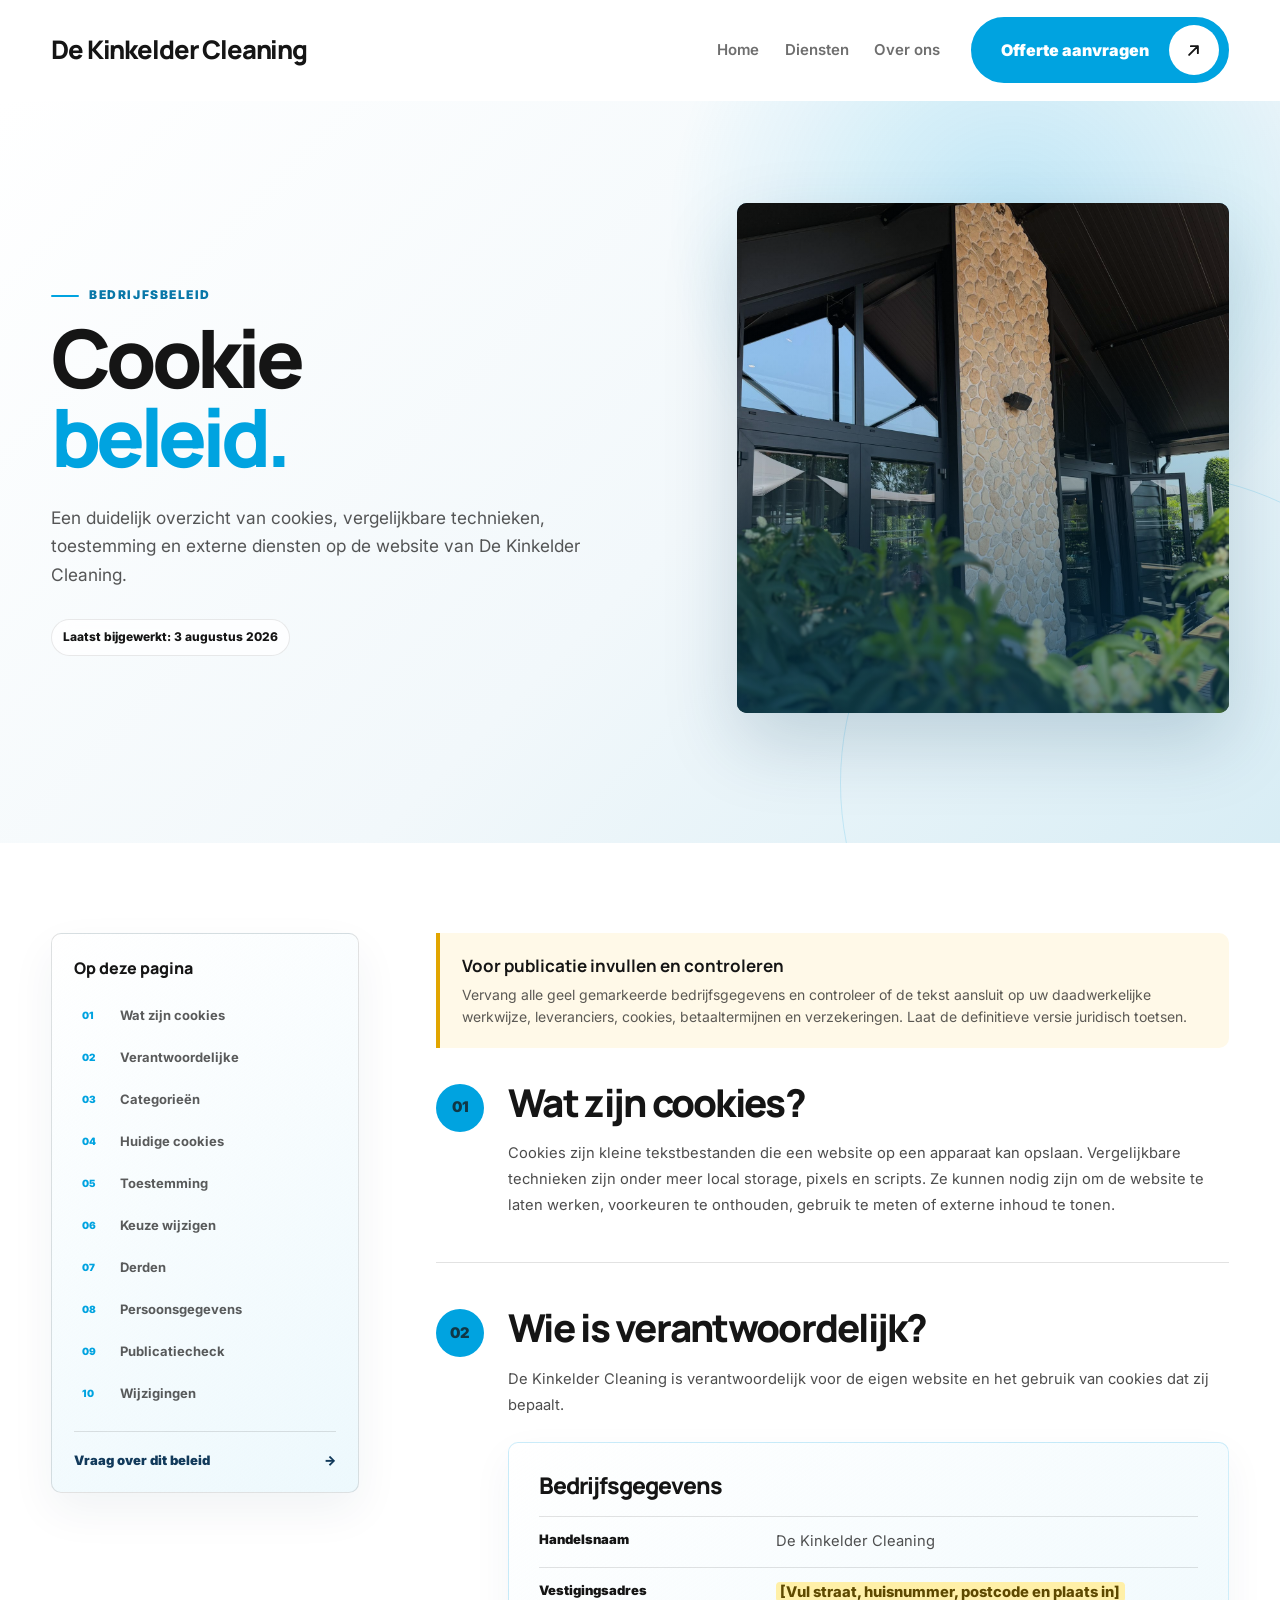
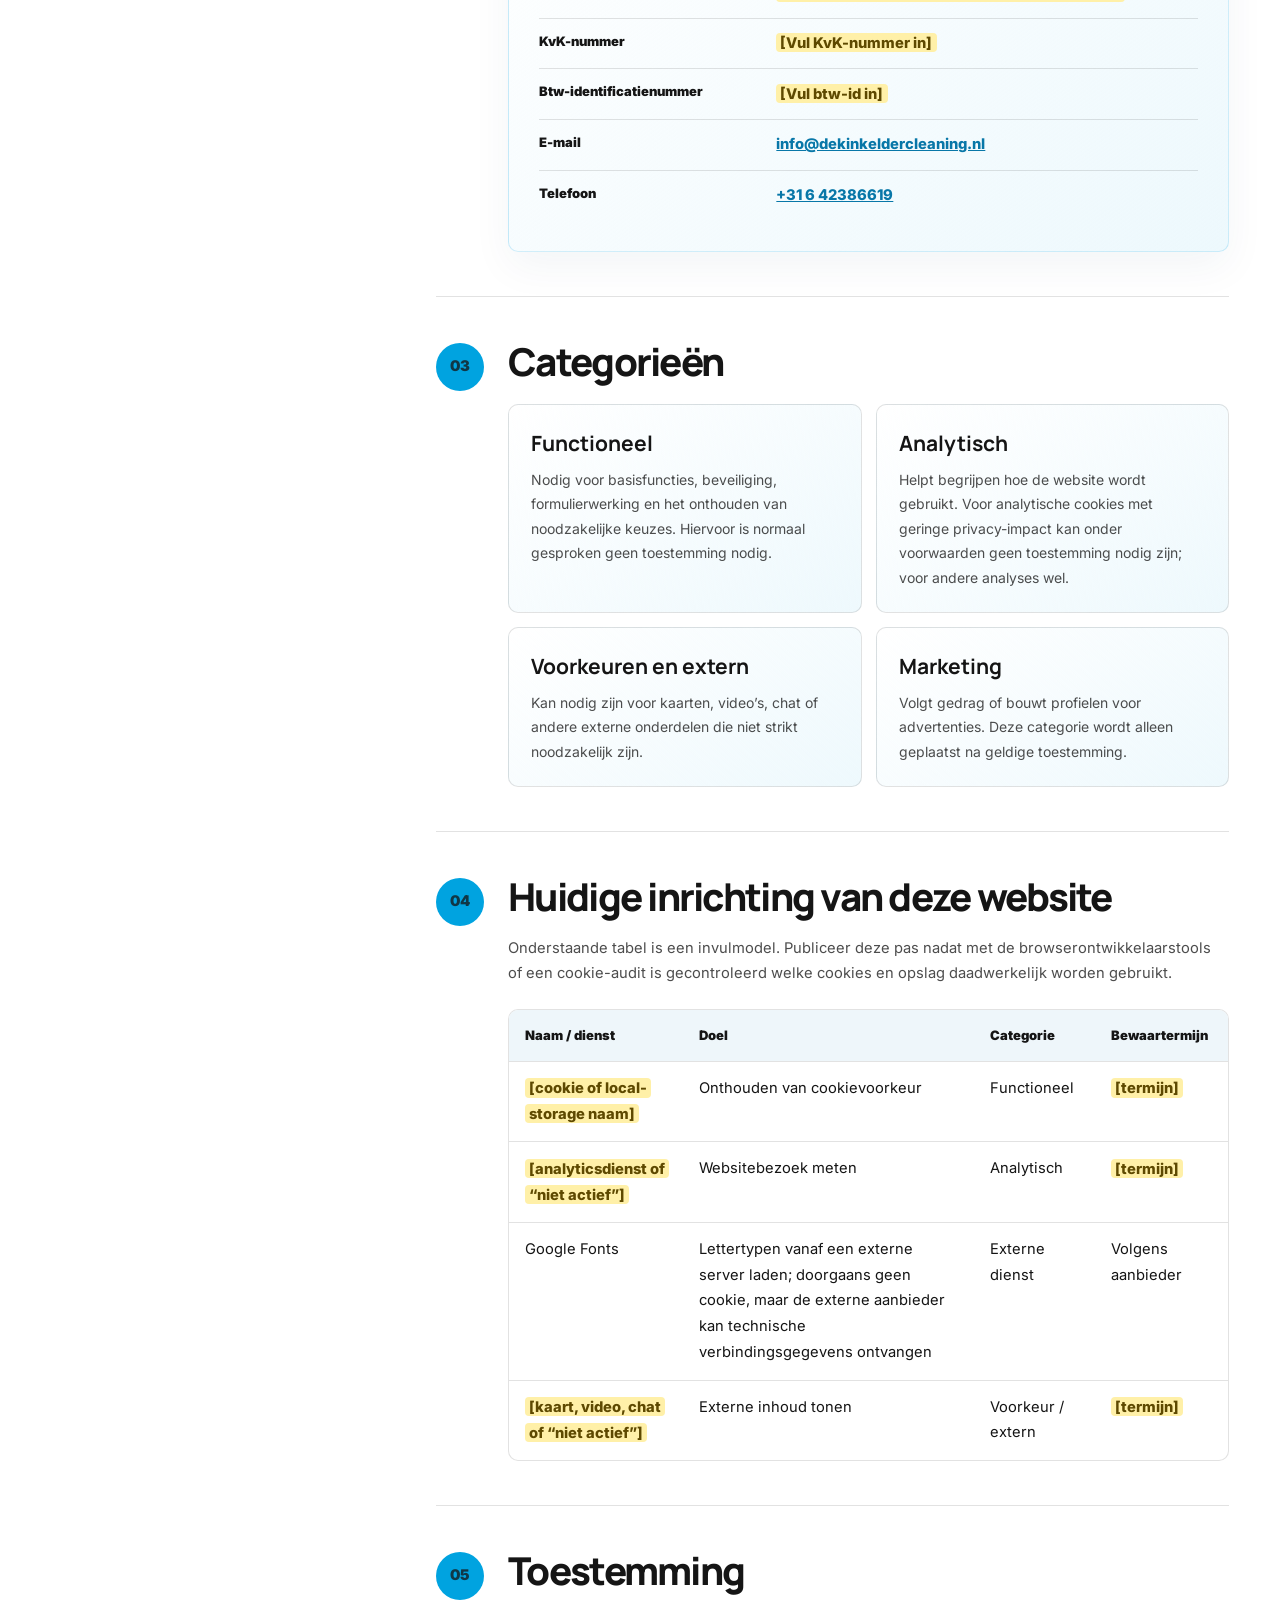
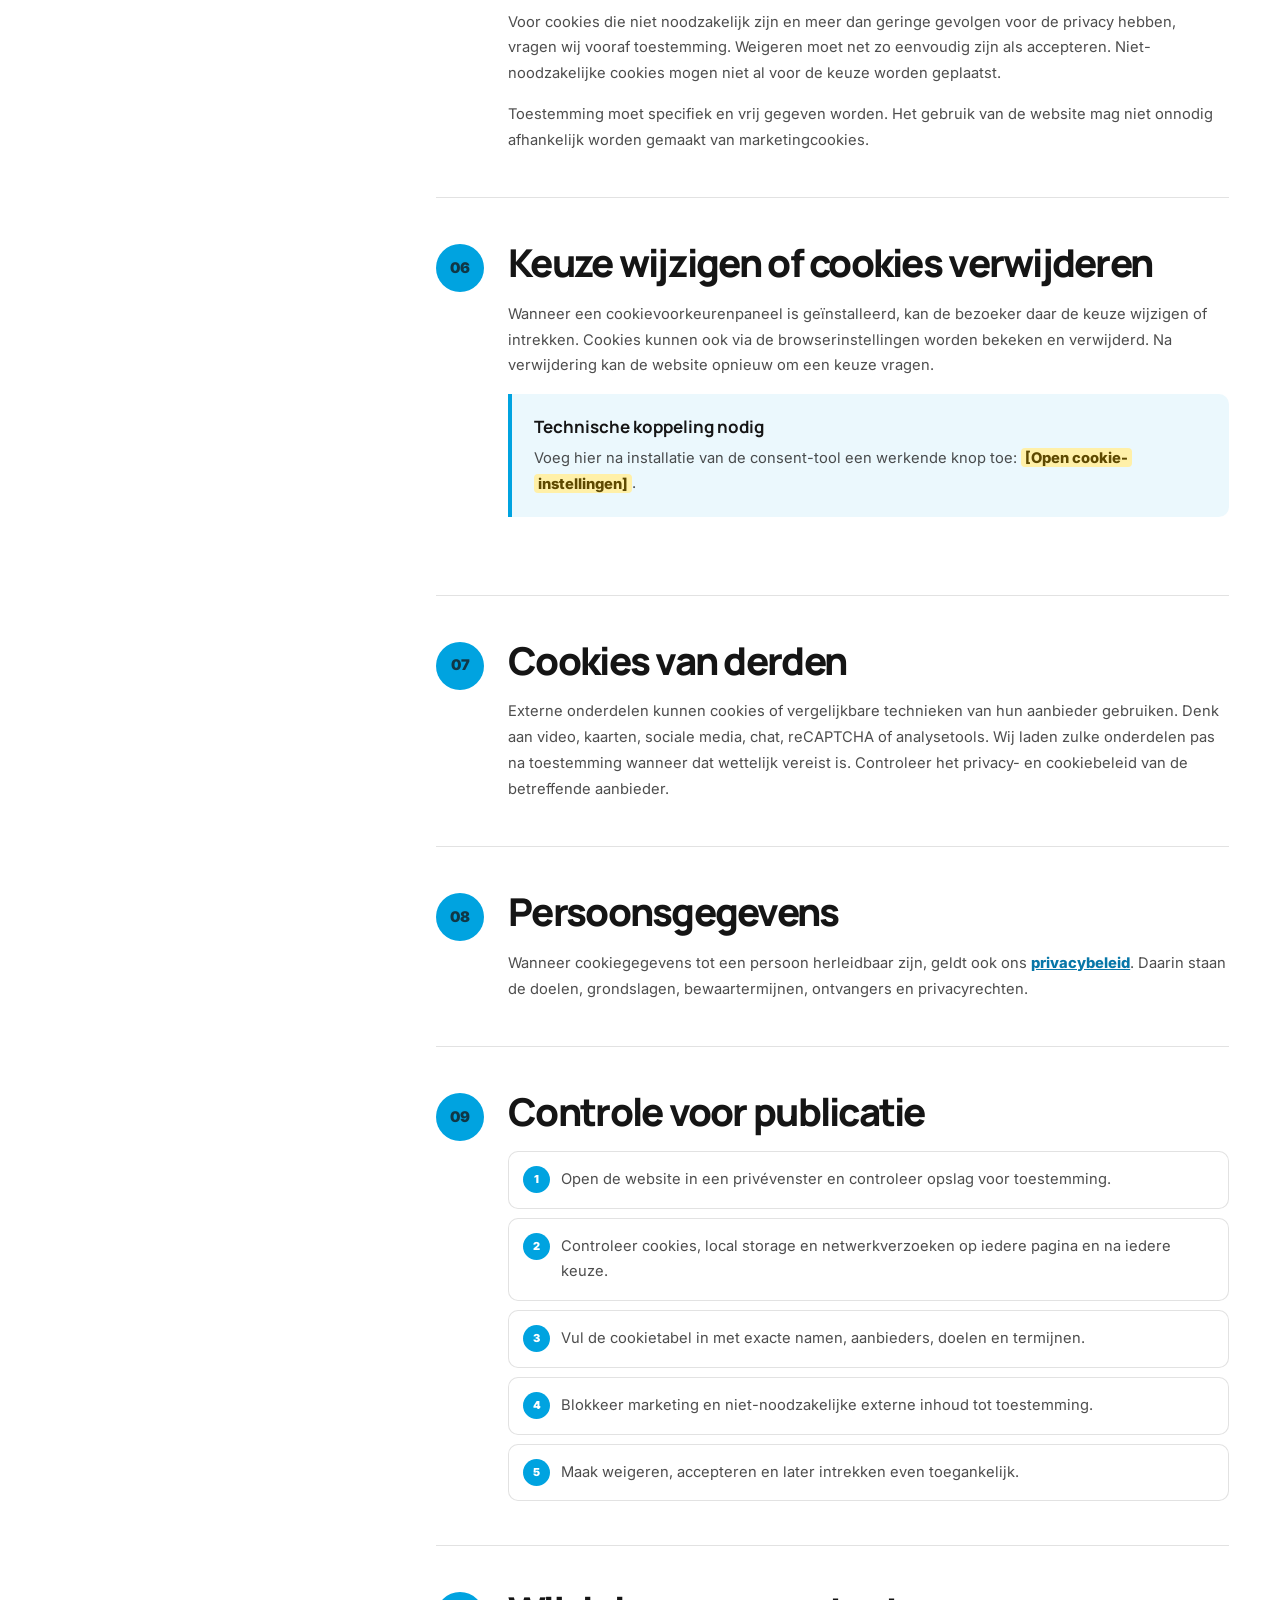
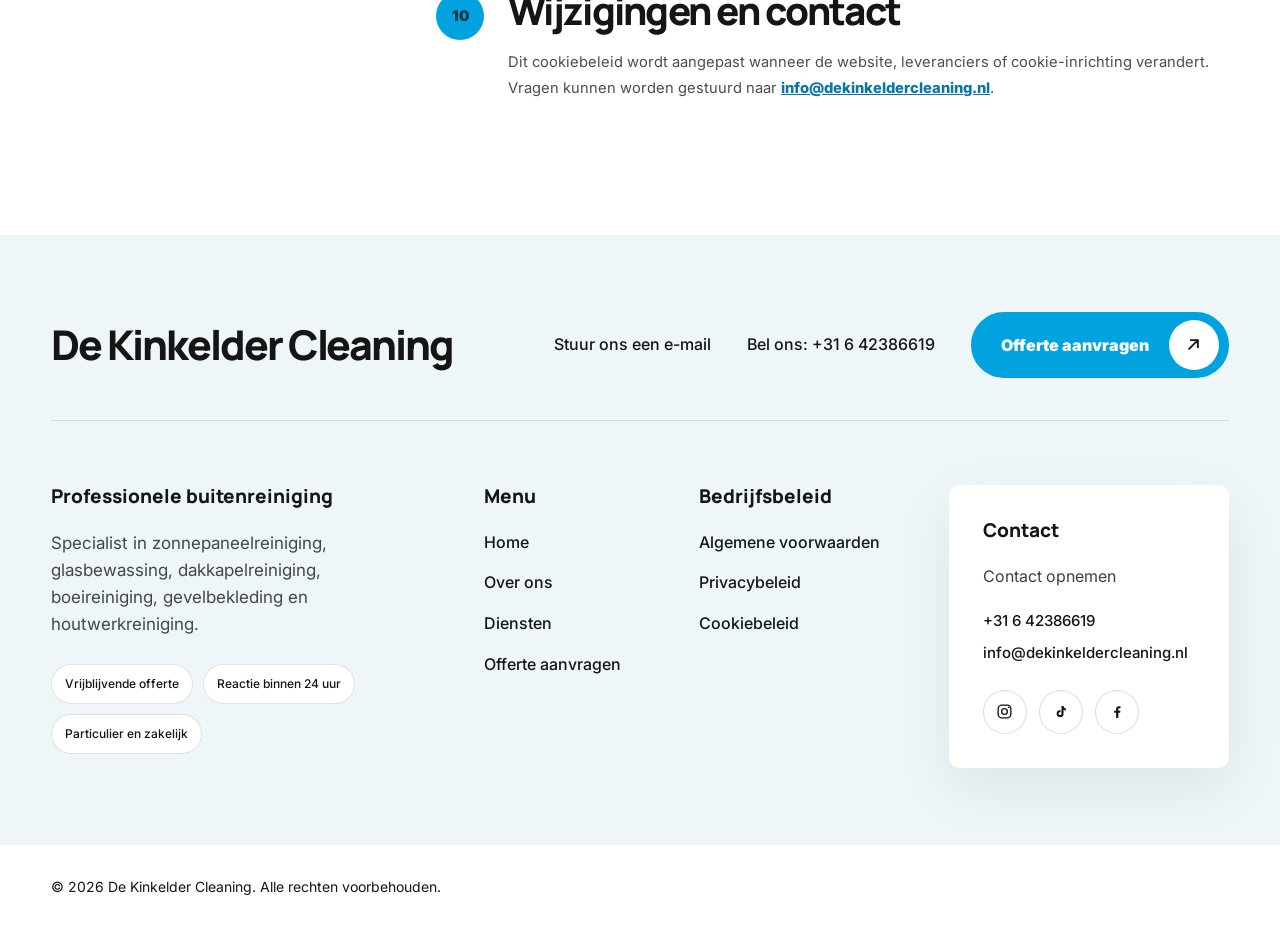
<file: cookiebeleid.html>
<!doctype html>

<html lang="nl">
<head>
  <meta charset="utf-8">
  <meta name="viewport" content="width=device-width, initial-scale=1">
  <meta name="description" content="Cookiebeleid van De Kinkelder Cleaning over functionele, analytische en externe cookies en toestemming.">
  <title>Cookiebeleid | De Kinkelder Cleaning</title>
  <link rel="preconnect" href="https://fonts.googleapis.com">
  <link rel="preconnect" href="https://fonts.gstatic.com" crossorigin>
  <link href="https://fonts.googleapis.com/css2?family=Inter:wght@400;500;600;700;800;900&family=Manrope:wght@600;700;800;900&display=swap" rel="stylesheet">
  <link rel="stylesheet" href="/styles.css">
  <script src="/index.js" defer></script>
</head>
<body class="policy-page policy-page--cookies">
<header class="site-header" data-site-header="">
<div class="site-header__shell">
<a aria-label="De Kinkelder Cleaning home" class="header-brand" href="/">
        De Kinkelder Cleaning
      </a>
<button aria-controls="site-navigation" aria-expanded="false" aria-label="Menu openen" class="menu-toggle" data-menu-toggle="" type="button">
<span class="menu-toggle__line"></span>
<span class="menu-toggle__line"></span>
<span class="menu-toggle__line"></span>
</button>
<nav aria-hidden="false" aria-label="Hoofdnavigatie" class="site-nav" data-site-nav="" id="site-navigation">
<ul class="site-nav__links">
<li><a class="site-nav__link" href="/">Home</a></li>
<li><a class="site-nav__link" href="/diensten.html">Diensten</a></li>
<li><a class="site-nav__link" href="/over-ons.html">Over ons</a></li>
</ul>
<a class="button button--quote site-nav__cta" href="/offerte-aanvragen.html">
<span>Offerte aanvragen</span>
<span aria-hidden="true" class="button__icon">
<svg viewbox="0 0 24 24"><path d="M7 17 17 7M9 7h8v8" fill="none" stroke="currentColor" stroke-linecap="round" stroke-linejoin="round" stroke-width="2.2"></path></svg>
</span>
</a>
</nav>
</div>
</header>
<main id="main-content">

<section class="policy-hero" aria-labelledby="policy-title">
  <div class="section-inner policy-hero__grid">
    <div class="policy-hero__copy">
      <p class="about-eyebrow">Bedrijfsbeleid</p>
      <h1 id="policy-title">Cookie <span>beleid.</span></h1>
      <p class="policy-hero__lead">Een duidelijk overzicht van cookies, vergelijkbare technieken, toestemming en externe diensten op de website van De Kinkelder Cleaning.</p>
      <div class="policy-hero__meta" aria-label="Documentinformatie">
        <span>Laatst bijgewerkt: 3 augustus 2026</span>
      </div>
    </div>
    <div class="policy-hero__visual">
      <div class="policy-hero__image-wrap">
        <img src="/Entree van bedrijfspand met groene beplanting.JPG" alt="Schone entree van een bedrijfspand met groene beplanting" width="1100" height="800" loading="eager" fetchpriority="high" decoding="async">
      </div>
    </div>
  </div>
</section>
<section class="policy-main">
  <div class="section-inner policy-layout">
    <aside class="policy-sidebar" aria-label="Inhoudsopgave">
      <div class="policy-sidebar__inner">
        <p class="policy-sidebar__title">Op deze pagina</p>
        <ol><li><a href="#wat"><span>01</span>Wat zijn cookies</a></li><li><a href="#verantwoordelijke"><span>02</span>Verantwoordelijke</a></li><li><a href="#categorieen"><span>03</span>Categorieën</a></li><li><a href="#huidig"><span>04</span>Huidige cookies</a></li><li><a href="#toestemming"><span>05</span>Toestemming</a></li><li><a href="#wijzigen"><span>06</span>Keuze wijzigen</a></li><li><a href="#derden"><span>07</span>Derden</a></li><li><a href="#gegevens"><span>08</span>Persoonsgegevens</a></li><li><a href="#controle"><span>09</span>Publicatiecheck</a></li><li><a href="#wijzigingen"><span>10</span>Wijzigingen</a></li></ol>
        <a class="policy-sidebar__contact" href="mailto:info@dekinkeldercleaning.nl">Vraag over dit beleid <span aria-hidden="true">→</span></a>
      </div>
    </aside>
    <article class="policy-content">

<div class="policy-notice policy-notice--warning" role="note">
  <strong>Voor publicatie invullen en controleren</strong>
  <p>Vervang alle geel gemarkeerde bedrijfsgegevens en controleer of de tekst aansluit op uw daadwerkelijke werkwijze, leveranciers, cookies, betaaltermijnen en verzekeringen. Laat de definitieve versie juridisch toetsen.</p>
</div>

<section id="wat" class="policy-section">
  <p class="policy-section__number">01</p><h2>Wat zijn cookies?</h2>
  <p>Cookies zijn kleine tekstbestanden die een website op een apparaat kan opslaan. Vergelijkbare technieken zijn onder meer local storage, pixels en scripts. Ze kunnen nodig zijn om de website te laten werken, voorkeuren te onthouden, gebruik te meten of externe inhoud te tonen.</p>
</section>
<section id="verantwoordelijke" class="policy-section">
  <p class="policy-section__number">02</p><h2>Wie is verantwoordelijk?</h2>
  <p>De Kinkelder Cleaning is verantwoordelijk voor de eigen website en het gebruik van cookies dat zij bepaalt.</p>

<div class="policy-company-card">
  <h2>Bedrijfsgegevens</h2>
  <dl>
    <div><dt>Handelsnaam</dt><dd>De Kinkelder Cleaning</dd></div>
    <div><dt>Vestigingsadres</dt><dd><span class="policy-placeholder">[Vul straat, huisnummer, postcode en plaats in]</span></dd></div>
    <div><dt>KvK-nummer</dt><dd><span class="policy-placeholder">[Vul KvK-nummer in]</span></dd></div>
    <div><dt>Btw-identificatienummer</dt><dd><span class="policy-placeholder">[Vul btw-id in]</span></dd></div>
    <div><dt>E-mail</dt><dd><a href="mailto:info@dekinkeldercleaning.nl">info@dekinkeldercleaning.nl</a></dd></div>
    <div><dt>Telefoon</dt><dd><a href="tel:+31642386619">+31 6 42386619</a></dd></div>
  </dl>
</div>
</section>
<section id="categorieen" class="policy-section">
  <p class="policy-section__number">03</p><h2>Categorieën</h2>
  <div class="policy-cookie-grid">
    <article><h3>Functioneel</h3><p>Nodig voor basisfuncties, beveiliging, formulierwerking en het onthouden van noodzakelijke keuzes. Hiervoor is normaal gesproken geen toestemming nodig.</p></article>
    <article><h3>Analytisch</h3><p>Helpt begrijpen hoe de website wordt gebruikt. Voor analytische cookies met geringe privacy-impact kan onder voorwaarden geen toestemming nodig zijn; voor andere analyses wel.</p></article>
    <article><h3>Voorkeuren en extern</h3><p>Kan nodig zijn voor kaarten, video’s, chat of andere externe onderdelen die niet strikt noodzakelijk zijn.</p></article>
    <article><h3>Marketing</h3><p>Volgt gedrag of bouwt profielen voor advertenties. Deze categorie wordt alleen geplaatst na geldige toestemming.</p></article>
  </div>
</section>
<section id="huidig" class="policy-section">
  <p class="policy-section__number">04</p><h2>Huidige inrichting van deze website</h2>
  <p>Onderstaande tabel is een invulmodel. Publiceer deze pas nadat met de browserontwikkelaarstools of een cookie-audit is gecontroleerd welke cookies en opslag daadwerkelijk worden gebruikt.</p>
  <div class="policy-table-wrap"><table class="policy-table"><thead><tr><th>Naam / dienst</th><th>Doel</th><th>Categorie</th><th>Bewaartermijn</th></tr></thead><tbody>
    <tr><td><span class="policy-placeholder">[cookie of local-storage naam]</span></td><td>Onthouden van cookievoorkeur</td><td>Functioneel</td><td><span class="policy-placeholder">[termijn]</span></td></tr>
    <tr><td><span class="policy-placeholder">[analyticsdienst of “niet actief”]</span></td><td>Websitebezoek meten</td><td>Analytisch</td><td><span class="policy-placeholder">[termijn]</span></td></tr>
    <tr><td>Google Fonts</td><td>Lettertypen vanaf een externe server laden; doorgaans geen cookie, maar de externe aanbieder kan technische verbindingsgegevens ontvangen</td><td>Externe dienst</td><td>Volgens aanbieder</td></tr>
    <tr><td><span class="policy-placeholder">[kaart, video, chat of “niet actief”]</span></td><td>Externe inhoud tonen</td><td>Voorkeur / extern</td><td><span class="policy-placeholder">[termijn]</span></td></tr>
  </tbody></table></div>
</section>
<section id="toestemming" class="policy-section">
  <p class="policy-section__number">05</p><h2>Toestemming</h2>
  <p>Voor cookies die niet noodzakelijk zijn en meer dan geringe gevolgen voor de privacy hebben, vragen wij vooraf toestemming. Weigeren moet net zo eenvoudig zijn als accepteren. Niet-noodzakelijke cookies mogen niet al voor de keuze worden geplaatst.</p>
  <p>Toestemming moet specifiek en vrij gegeven worden. Het gebruik van de website mag niet onnodig afhankelijk worden gemaakt van marketingcookies.</p>
</section>
<section id="wijzigen" class="policy-section">
  <p class="policy-section__number">06</p><h2>Keuze wijzigen of cookies verwijderen</h2>
  <p>Wanneer een cookievoorkeurenpaneel is geïnstalleerd, kan de bezoeker daar de keuze wijzigen of intrekken. Cookies kunnen ook via de browserinstellingen worden bekeken en verwijderd. Na verwijdering kan de website opnieuw om een keuze vragen.</p>
  <div class="policy-notice"><strong>Technische koppeling nodig</strong><p>Voeg hier na installatie van de consent-tool een werkende knop toe: <span class="policy-placeholder">[Open cookie-instellingen]</span>.</p></div>
</section>
<section id="derden" class="policy-section">
  <p class="policy-section__number">07</p><h2>Cookies van derden</h2>
  <p>Externe onderdelen kunnen cookies of vergelijkbare technieken van hun aanbieder gebruiken. Denk aan video, kaarten, sociale media, chat, reCAPTCHA of analysetools. Wij laden zulke onderdelen pas na toestemming wanneer dat wettelijk vereist is. Controleer het privacy- en cookiebeleid van de betreffende aanbieder.</p>
</section>
<section id="gegevens" class="policy-section">
  <p class="policy-section__number">08</p><h2>Persoonsgegevens</h2>
  <p>Wanneer cookiegegevens tot een persoon herleidbaar zijn, geldt ook ons <a href="/privacybeleid.html">privacybeleid</a>. Daarin staan de doelen, grondslagen, bewaartermijnen, ontvangers en privacyrechten.</p>
</section>
<section id="controle" class="policy-section">
  <p class="policy-section__number">09</p><h2>Controle voor publicatie</h2>
  <ol class="policy-checklist">
    <li>Open de website in een privévenster en controleer opslag voor toestemming.</li>
    <li>Controleer cookies, local storage en netwerkverzoeken op iedere pagina en na iedere keuze.</li>
    <li>Vul de cookietabel in met exacte namen, aanbieders, doelen en termijnen.</li>
    <li>Blokkeer marketing en niet-noodzakelijke externe inhoud tot toestemming.</li>
    <li>Maak weigeren, accepteren en later intrekken even toegankelijk.</li>
  </ol>
</section>
<section id="wijzigingen" class="policy-section">
  <p class="policy-section__number">10</p><h2>Wijzigingen en contact</h2>
  <p>Dit cookiebeleid wordt aangepast wanneer de website, leveranciers of cookie-inrichting verandert. Vragen kunnen worden gestuurd naar <a href="mailto:info@dekinkeldercleaning.nl">info@dekinkeldercleaning.nl</a>.</p>
</section>

</article>

  </div>
</section>
</main>
<footer class="site-footer" id="contact">
    <div class="site-footer__main">
      <div class="section-inner">
        <div class="site-footer__header">
          <a class="site-brand site-brand--footer" href="/">
            <span class="site-brand__name">De Kinkelder Cleaning</span>
          </a>
          <div class="site-footer__top-actions">
            <a href="mailto:info@dekinkeldercleaning.nl">Stuur ons een e-mail</a>
            <a href="tel:+31642386619">Bel ons: +31 6 42386619</a>
            <a class="button button--quote" href="/offerte-aanvragen.html">
              <span>Offerte aanvragen</span>
              <span class="button__icon" aria-hidden="true">
                <svg viewBox="0 0 24 24"><path d="M7 17 17 7M9 7h8v8" fill="none" stroke="currentColor" stroke-width="2.2" stroke-linecap="round" stroke-linejoin="round"></path></svg>
              </span>
            </a>
          </div>
        </div>

    <div class="site-footer__grid">
      <section class="site-footer__column site-footer__intro">
        <h2>Professionele buitenreiniging</h2>
        <p>Specialist in zonnepaneelreiniging, glasbewassing, dakkapelreiniging, boeireiniging, gevelbekleding en houtwerkreiniging.</p>
        <div class="site-footer__badges" aria-label="Kenmerken">
          <span>Vrijblijvende offerte</span>
          <span>Reactie binnen 24 uur</span>
          <span>Particulier en zakelijk</span>
        </div>
      </section>

      <nav class="site-footer__column" aria-label="Footermenu">
        <h2>Menu</h2>
        <ul class="site-footer__links">
          <li><a href="/">Home</a></li>
          <li><a href="/over-ons.html">Over ons</a></li>
          <li><a href="/diensten.html">Diensten</a></li>
          <li><a href="/offerte-aanvragen.html">Offerte aanvragen</a></li>
        </ul>
      </nav>

      <nav class="site-footer__column" aria-label="Bedrijfsbeleid">
        <h2>Bedrijfsbeleid</h2>
        <ul class="site-footer__links">
          <li><a href="/algemene-voorwaarden.html">Algemene voorwaarden</a></li>
          <li><a href="/privacybeleid.html">Privacybeleid</a></li>
          <li><a href="/cookiebeleid.html">Cookiebeleid</a></li>
        </ul>
      </nav>

      <section class="site-footer__contact-card">
        <h2>Contact</h2>
        <p>Contact opnemen</p>
        <div class="site-footer__contact-details">
          <a href="tel:+31642386619">+31 6 42386619</a>
          <a href="mailto:info@dekinkeldercleaning.nl">info@dekinkeldercleaning.nl</a>
        </div>
        <div class="site-footer__socials" aria-label="Social media">
          <a href="https://www.instagram.com/dekinkeldercleaning/" target="_blank" rel="noopener noreferrer" aria-label="Instagram">
            <svg class="social-icon social-icon--instagram" viewBox="0 0 24 24" aria-hidden="true"><rect x="4" y="4" width="16" height="16" rx="4.5" fill="none" stroke="currentColor" stroke-width="1.7"></rect><circle cx="12" cy="12" r="3.6" fill="none" stroke="currentColor" stroke-width="1.7"></circle><circle cx="17.2" cy="6.8" r="1" fill="currentColor"></circle></svg>
          </a>
          <a href="https://www.tiktok.com/@de.kinkelder.cleaning" target="_blank" rel="noopener noreferrer" aria-label="TikTok">
            <svg class="social-icon social-icon--tiktok" viewBox="0 0 24 24" aria-hidden="true"><path d="M15.4 4v10.2a4.6 4.6 0 1 1-4-4.6v2.8a1.9 1.9 0 1 0 1.2 1.8V4h2.8c.2 1.8 1.3 3 3.1 3.4v2.8a7.1 7.1 0 0 1-3.1-1.1V4z" fill="currentColor"></path></svg>
          </a>
          <a href="https://www.facebook.com/groups/691220777558816/user/61578191639382/" target="_blank" rel="noopener noreferrer" aria-label="Facebook">
            <svg class="social-icon social-icon--facebook" viewBox="0 0 24 24" aria-hidden="true"><path d="M13.8 20v-7h2.4l.4-2.8h-2.8V8.4c0-.8.2-1.4 1.4-1.4h1.5V4.5c-.3 0-1.2-.1-2.2-.1-2.2 0-3.7 1.3-3.7 3.8v2H8.3V13h2.5v7h3z" fill="currentColor"></path></svg>
          </a>
        </div>
      </section>
    </div>
  </div>
</div>

<div class="site-footer__bottom">
  <div class="section-inner site-footer__bottom-inner">
    <p>&copy; <span data-current-year>2026</span> De Kinkelder Cleaning. Alle rechten voorbehouden.</p>
  </div>
</div>

  </footer>
</body>
</html>
</file>
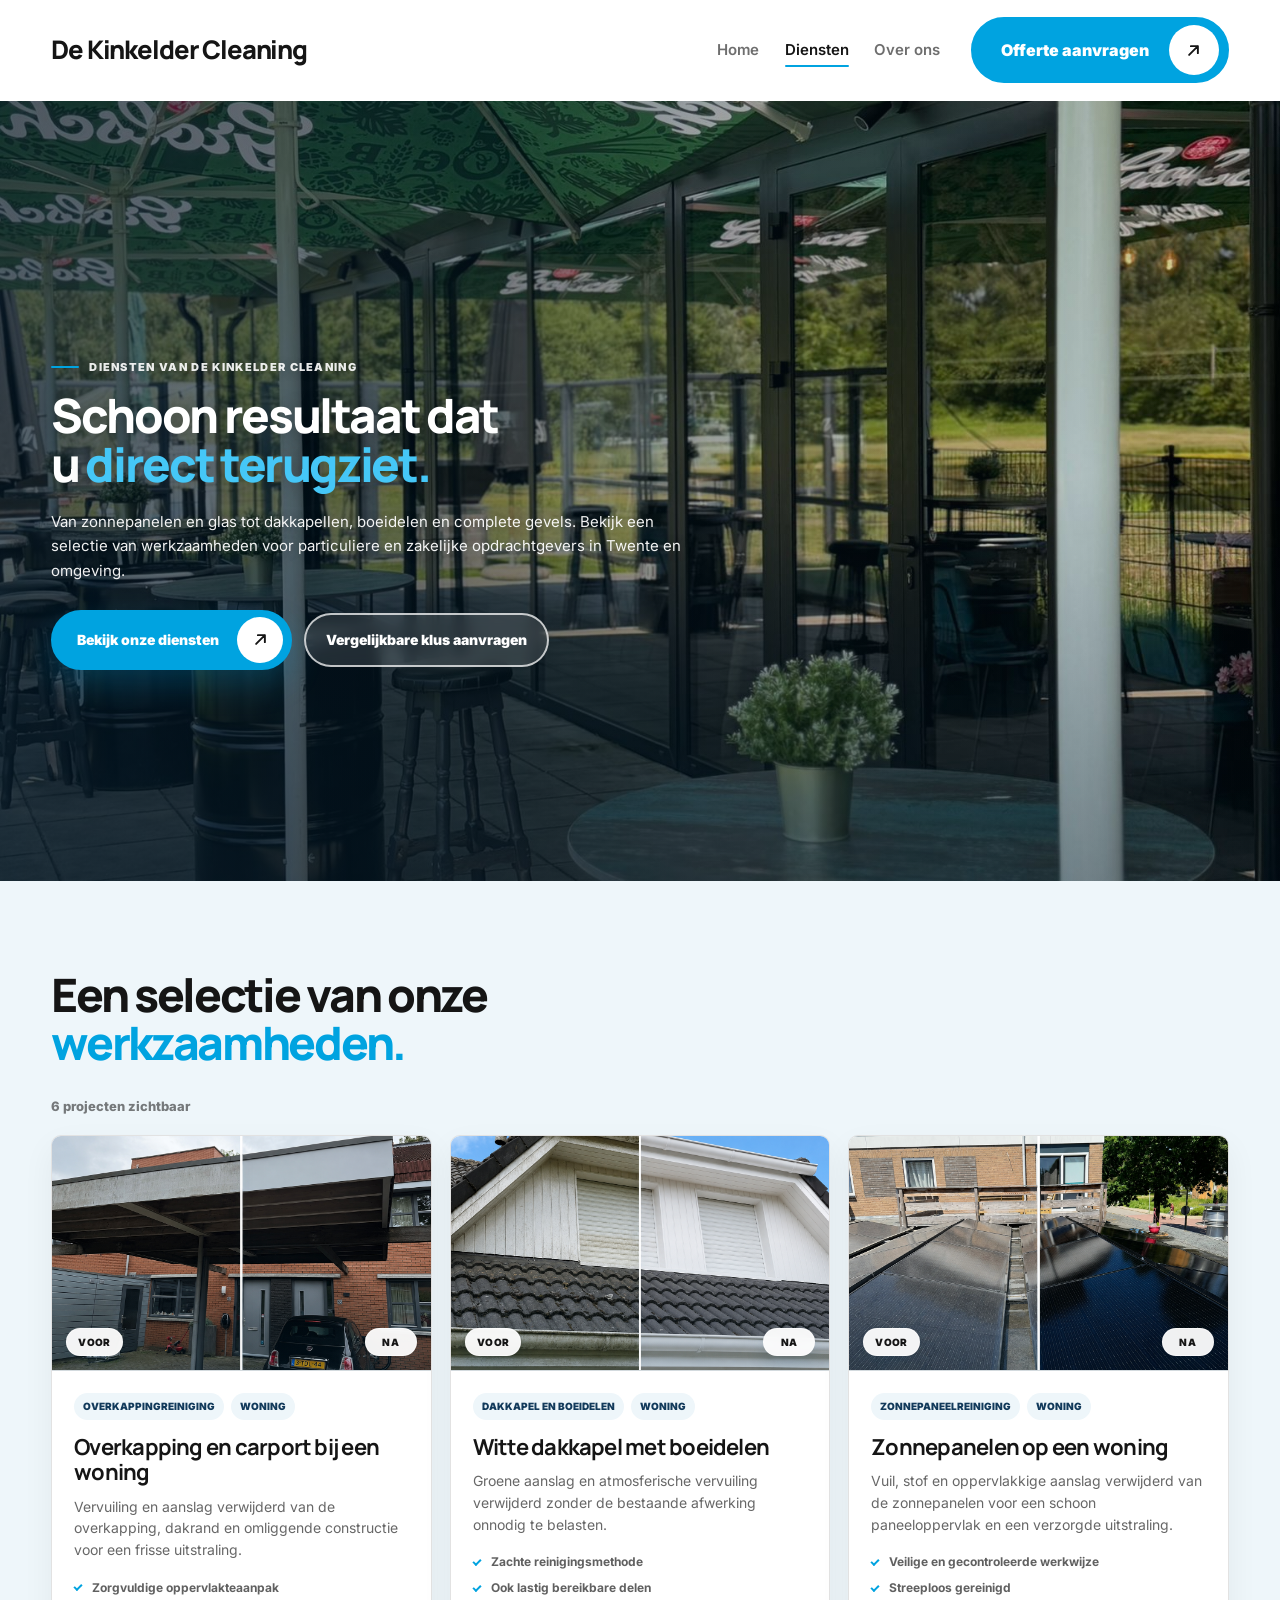
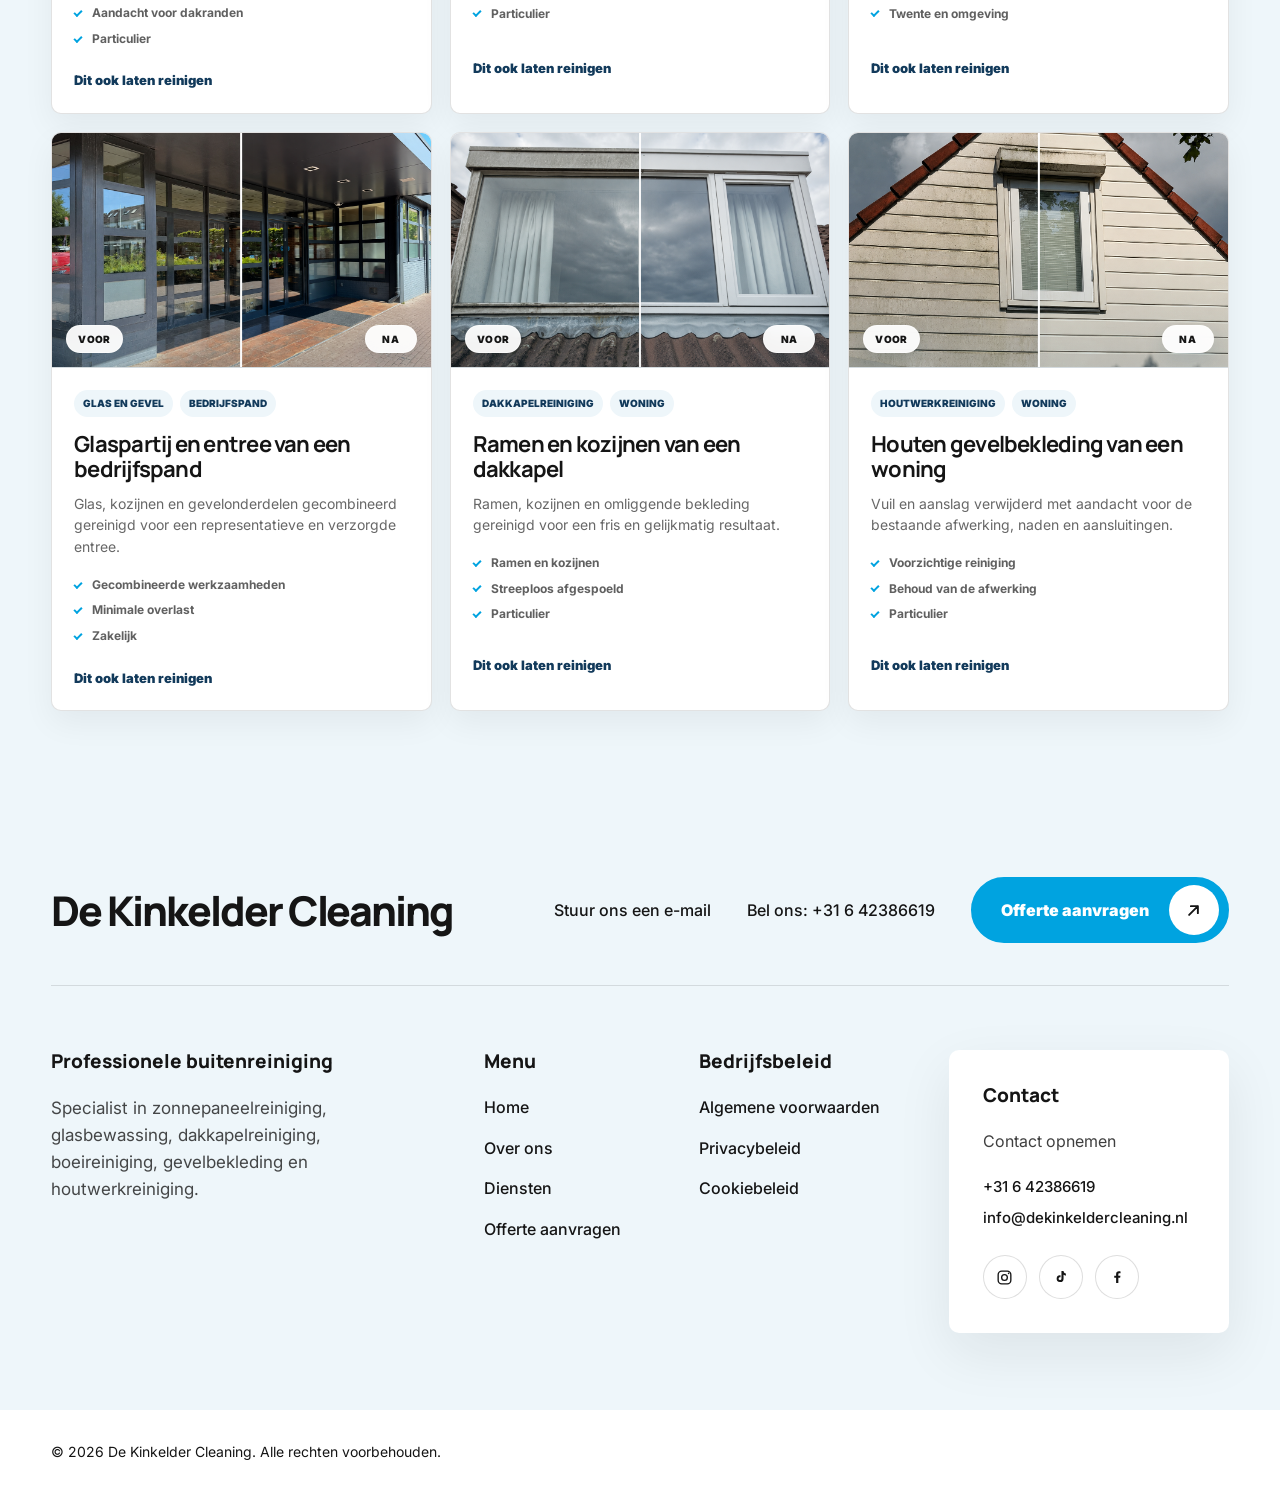
<file: diensten.html>
<!DOCTYPE html>

<html lang="nl">
<head>
<meta charset="utf-8"/>
<meta content="width=device-width, initial-scale=1" name="viewport"/>
<title>Schoonmaakdiensten | De Kinkelder Cleaning</title><link href="https://www.dekinkeldercleaning.nl/diensten" rel="canonical"/><meta content="https://www.dekinkeldercleaning.nl/diensten" property="og:url"/>
<meta content="Ontdek de buitenreinigingsdiensten van De Kinkelder Cleaning voor woningen, bedrijfspanden, winkels en vastgoed in Twente en omgeving." name="description"/>
<link href="https://fonts.googleapis.com" rel="preconnect"/>
<link crossorigin="" href="https://fonts.gstatic.com" rel="preconnect"/>
<link href="https://fonts.googleapis.com/css2?family=Inter:wght@400;500;600;700;800;900&amp;family=Manrope:wght@700;800;900&amp;display=swap" rel="stylesheet"/>
<link href="/styles.css" rel="stylesheet"/>
<script defer="" src="/index.js"></script>
</head>
<body class="contact-page projects-page services-page" data-layout-version="header-aligned">
<header class="site-header" data-site-header="">
<div class="site-header__shell">
<a aria-label="De Kinkelder Cleaning home" class="header-brand" href="/">
        De Kinkelder Cleaning
      </a>
<button aria-controls="site-navigation" aria-expanded="false" aria-label="Menu openen" class="menu-toggle" data-menu-toggle="" type="button">
<span class="menu-toggle__line"></span>
<span class="menu-toggle__line"></span>
<span class="menu-toggle__line"></span>
</button>
<nav aria-hidden="false" aria-label="Hoofdnavigatie" class="site-nav" data-site-nav="" id="site-navigation">
<ul class="site-nav__links">
<li><a class="site-nav__link" href="/">Home</a></li>
<li><a aria-current="page" class="site-nav__link is-active" href="/diensten">Diensten</a></li>
<li><a class="site-nav__link" href="/over-ons">Over ons</a></li>
</ul>
<a class="button button--quote site-nav__cta" href="/offerte-aanvragen">
<span>Offerte aanvragen</span>
<span aria-hidden="true" class="button__icon">
<svg viewbox="0 0 24 24"><path d="M7 17 17 7M9 7h8v8" fill="none" stroke="currentColor" stroke-linecap="round" stroke-linejoin="round" stroke-width="2.2"></path></svg>
</span>
</a>
</nav>
</div>
</header>
<main class="page-shell">
<section aria-label="Onze schoonmaakdiensten" aria-labelledby="projecten-hero-title" class="page-band projects-hero" id="projecten-top">
<!-- Volledige achtergrondafbeelding -->
<div aria-hidden="true" class="projects-hero__media">
<img alt="" decoding="async" fetchpriority="high" height="1080" onerror="this.style.display='none'" src="/Overdekt terras met glazen gevel.JPG" width="1920"/>
</div>
<!-- Donkere verlooplaag voor goed leesbare tekst -->
<div aria-hidden="true" class="projects-hero__shade"></div>
<div class="section-inner projects-hero__layout">
<div class="projects-hero__copy">
<span class="projects-hero__eyebrow">
        Diensten van De Kinkelder Cleaning
      </span>
<h1 id="projecten-hero-title">
    Schoon resultaat dat u
    <span class="heading-highlight">direct terugziet.</span>
</h1>
<p class="projects-hero__lead">
    Van zonnepanelen en glas tot dakkapellen, boeidelen en complete gevels.
    Bekijk een selectie van werkzaamheden voor particuliere en zakelijke
    opdrachtgevers in Twente en omgeving.
  </p>
<div class="projects-hero__actions">
<a class="button button--quote" href="#projectoverzicht">
<span>Bekijk onze diensten</span>
<span aria-hidden="true" class="button__icon">
<svg focusable="false" viewbox="0 0 24 24">
<path d="M7 17 17 7M9 7h8v8" fill="none" stroke="currentColor" stroke-linecap="round" stroke-linejoin="round" stroke-width="2.2"></path>
</svg>
</span>
</a>
<a class="button button--secondary" href="/offerte-aanvragen">
      Vergelijkbare klus aanvragen
    </a>
</div>
</div>
</div>
</section>
<section class="page-band projects-showcase" id="projectoverzicht">
<div class="section-inner">
<div class="projects-section-head">
<div>
<h2>
      Een selectie van onze
      <span class="heading-highlight">werkzaamheden.</span>
</h2>
</div>
</div>
<p aria-live="polite" class="projects-result-count" data-project-count="">
  6 projecten zichtbaar
</p>
<div class="projects-grid" data-project-grid="">
<article class="project-card" data-project-card="" data-project-category="woning gevel overkapping">
<div class="project-card__media">
<img alt="Voor en na reiniging van een vervuilde overkapping en carport bij een woning in Twente" class="project-card__comparison-image" decoding="async" height="700" loading="lazy" src="/ChatGPT Image 2 aug 2026, 23_48_45 (6).png" width="1200"/>
<span class="project-card__media-label project-card__media-label--before">
        Voor
      </span>
<span class="project-card__media-label project-card__media-label--after">
        Na
      </span>
</div>
<div class="project-card__body">
<div class="project-card__meta">
<span>Overkappingreiniging</span>
<span>Woning</span>
</div>
<h3>Overkapping en carport bij een woning</h3>
<p>
        Vervuiling en aanslag verwijderd van de overkapping, dakrand en
        omliggende constructie voor een frisse uitstraling.
      </p>
<ul>
<li>Zorgvuldige oppervlakteaanpak</li>
<li>Aandacht voor dakranden</li>
<li>Particulier</li>
</ul>
<a href="/offerte-aanvragen?dienst=overkapping">
        Dit ook laten reinigen
</a>
</div>
</article>
<article class="project-card" data-project-card="" data-project-category="woning dakkapel boeidelen gevel">
<div class="project-card__media">
<img alt="Voor en na reiniging van een witte dakkapel en boeidelen" class="project-card__comparison-image" decoding="async" height="700" loading="lazy" src="/ChatGPT Image 2 aug 2026, 23_48_43 (1).png" width="1200"/>
<span class="project-card__media-label project-card__media-label--before">
        Voor
      </span>
<span class="project-card__media-label project-card__media-label--after">
        Na
      </span>
</div>
<div class="project-card__body">
<div class="project-card__meta">
<span>Dakkapel en boeidelen</span>
<span>Woning</span>
</div>
<h3>Witte dakkapel met boeidelen</h3>
<p>
        Groene aanslag en atmosferische vervuiling verwijderd zonder de
        bestaande afwerking onnodig te belasten.
      </p>
<ul>
<li>Zachte reinigingsmethode</li>
<li>Ook lastig bereikbare delen</li>
<li>Particulier</li>
</ul>
<a href="/offerte-aanvragen?dienst=dakkapel">
        Dit ook laten reinigen
</a>
</div>
</article>
<article class="project-card" data-project-card="" data-project-category="woning zonnepanelen">
<div class="project-card__media">
<img alt="Voor en na reiniging van zonnepanelen op een woning in Twente" class="project-card__comparison-image" decoding="async" height="700" loading="lazy" src="/ChatGPT Image 2 aug 2026, 23_48_43 (2).png" width="1200"/>
<span class="project-card__media-label project-card__media-label--before">
  Voor
</span>
<span class="project-card__media-label project-card__media-label--after">
  Na
</span>
</div>
<div class="project-card__body">
<div class="project-card__meta">
<span>Zonnepaneelreiniging</span>
<span>Woning</span>
</div>
<h3>Zonnepanelen op een woning</h3>
<p>
  Vuil, stof en oppervlakkige aanslag verwijderd van de zonnepanelen voor
  een schoon paneeloppervlak en een verzorgde uitstraling.
</p>
<ul>
<li>Veilige en gecontroleerde werkwijze</li>
<li>Streeploos gereinigd</li>
<li>Twente en omgeving</li>
</ul>
<a href="/offerte-aanvragen?dienst=zonnepanelen">
  Dit ook laten reinigen
</a>
</div>
</article>
<article class="project-card" data-project-card="" data-project-category="bedrijf glas gevel bedrijfspand">
<div class="project-card__media">
<img alt="Voor en na reiniging van glas, kozijnen en gevel van een bedrijfspand" class="project-card__comparison-image" decoding="async" height="700" loading="lazy" src="/ChatGPT Image 2 aug 2026, 23_48_44 (3).png" width="1200"/>
<span class="project-card__media-label project-card__media-label--before">
        Voor
      </span>
<span class="project-card__media-label project-card__media-label--after">
        Na
      </span>
</div>
<div class="project-card__body">
<div class="project-card__meta">
<span>Glas en gevel</span>
<span>Bedrijfspand</span>
</div>
<h3>Glaspartij en entree van een bedrijfspand</h3>
<p>
        Glas, kozijnen en gevelonderdelen gecombineerd gereinigd voor een
        representatieve en verzorgde entree.
      </p>
<ul>
<li>Gecombineerde werkzaamheden</li>
<li>Minimale overlast</li>
<li>Zakelijk</li>
</ul>
<a href="/offerte-aanvragen?dienst=glasbewassing">
        Dit ook laten reinigen
</a>
</div>
</article>
<article class="project-card" data-project-card="" data-project-category="woning glas dakkapel kozijnen">
<div class="project-card__media">
<img alt="Voor en na reiniging van ramen, kozijnen en bekleding van een dakkapel" class="project-card__comparison-image" decoding="async" height="700" loading="lazy" src="/ChatGPT Image 2 aug 2026, 23_48_44 (4).png" width="1200"/>
<span class="project-card__media-label project-card__media-label--before">
        Voor
      </span>
<span class="project-card__media-label project-card__media-label--after">
        Na
      </span>
</div>
<div class="project-card__body">
<div class="project-card__meta">
<span>Dakkapelreiniging</span>
<span>Woning</span>
</div>
<h3>Ramen en kozijnen van een dakkapel</h3>
<p>
        Ramen, kozijnen en omliggende bekleding gereinigd voor een fris en
        gelijkmatig resultaat.
      </p>
<ul>
<li>Ramen en kozijnen</li>
<li>Streeploos afgespoeld</li>
<li>Particulier</li>
</ul>
<a href="/offerte-aanvragen?dienst=dakkapel">
        Dit ook laten reinigen
</a>
</div>
</article>
<article class="project-card" data-project-card="" data-project-category="woning gevel houtwerk gevelbekleding">
<div class="project-card__media">
<img alt="Voor en na reiniging van houten gevelbekleding en schilderwerk van een woning" class="project-card__comparison-image" decoding="async" height="700" loading="lazy" src="/ChatGPT Image 2 aug 2026, 23_48_44 (5).png" width="1200"/>
<span class="project-card__media-label project-card__media-label--before">
        Voor
      </span>
<span class="project-card__media-label project-card__media-label--after">
        Na
      </span>
</div>
<div class="project-card__body">
<div class="project-card__meta">
<span>Houtwerkreiniging</span>
<span>Woning</span>
</div>
<h3>Houten gevelbekleding van een woning</h3>
<p>
        Vuil en aanslag verwijderd met aandacht voor de bestaande
        afwerking, naden en aansluitingen.
      </p>
<ul>
<li>Voorzichtige reiniging</li>
<li>Behoud van de afwerking</li>
<li>Particulier</li>
</ul>
<a href="/offerte-aanvragen?dienst=houtwerk">
        Dit ook laten reinigen
</a>
</div>
</article>
</div>
</div>
</section>
</main>
<footer class="site-footer" data-footer="" id="contact">
<div class="site-footer__main">
<div class="section-inner">
<div class="site-footer__header">
<a class="site-brand site-brand--footer" href="/">
<span class="site-brand__name">De Kinkelder Cleaning</span>
</a>
<div class="site-footer__top-actions">
<a href="mailto:info@dekinkeldercleaning.nl">Stuur ons een e-mail</a>
<a href="tel:+31642386619">Bel ons: +31 6 42386619</a>
<a class="button button--quote" href="/offerte-aanvragen">
<span>Offerte aanvragen</span>
<span aria-hidden="true" class="button__icon">
<svg viewbox="0 0 24 24"><path d="M7 17 17 7M9 7h8v8" fill="none" stroke="currentColor" stroke-linecap="round" stroke-linejoin="round" stroke-width="2.2"></path></svg>
</span>
</a>
</div>
</div>
<div class="site-footer__grid">
<section class="site-footer__column site-footer__intro">
<h2>Professionele buitenreiniging</h2>
<p>Specialist in zonnepaneelreiniging, glasbewassing, dakkapelreiniging, boeireiniging, gevelbekleding en houtwerkreiniging.</p>
</section>
<nav aria-label="Footermenu" class="site-footer__column">
<h2>Menu</h2>
<ul class="site-footer__links">
<li><a href="/">Home</a></li>
<li><a href="/over-ons">Over ons</a></li>
<li><a href="/diensten">Diensten</a></li>
<li><a href="/offerte-aanvragen">Offerte aanvragen</a></li>
</ul>
</nav>
<nav aria-label="Bedrijfsbeleid" class="site-footer__column">
<h2>Bedrijfsbeleid</h2>
<ul class="site-footer__links">
<li><a href="/algemene-voorwaarden">Algemene voorwaarden</a></li>
<li><a href="/privacybeleid">Privacybeleid</a></li>
<li><a href="/cookiebeleid">Cookiebeleid</a></li>
</ul>
</nav>
<section class="site-footer__contact-card">
<h2>Contact</h2>
<p>Contact opnemen</p>
<div class="site-footer__contact-details">
<a href="tel:+31642386619">+31 6 42386619</a>
<a href="mailto:info@dekinkeldercleaning.nl">info@dekinkeldercleaning.nl</a>
</div>
<div aria-label="Social media" class="site-footer__socials">
<a aria-label="Instagram" href="https://www.instagram.com/dekinkeldercleaning/" rel="noopener noreferrer" target="_blank">
<svg aria-hidden="true" class="social-icon social-icon--instagram" viewbox="0 0 24 24"><rect fill="none" height="16" rx="4.5" stroke="currentColor" stroke-width="1.7" width="16" x="4" y="4"></rect><circle cx="12" cy="12" fill="none" r="3.6" stroke="currentColor" stroke-width="1.7"></circle><circle cx="17.2" cy="6.8" fill="currentColor" r="1"></circle></svg>
</a>
<a aria-label="TikTok" href="https://www.tiktok.com/@de.kinkelder.cleaning" rel="noopener noreferrer" target="_blank">
<svg aria-hidden="true" class="social-icon social-icon--tiktok" viewbox="0 0 24 24"><path d="M15.4 4v10.2a4.6 4.6 0 1 1-4-4.6v2.8a1.9 1.9 0 1 0 1.2 1.8V4h2.8c.2 1.8 1.3 3 3.1 3.4v2.8a7.1 7.1 0 0 1-3.1-1.1V4z" fill="currentColor"></path></svg>
</a>
<a aria-label="Facebook" href="https://www.facebook.com/groups/691220777558816/user/61578191639382/" rel="noopener noreferrer" target="_blank">
<svg aria-hidden="true" class="social-icon social-icon--facebook" viewbox="0 0 24 24"><path d="M13.8 20v-7h2.4l.4-2.8h-2.8V8.4c0-.8.2-1.4 1.4-1.4h1.5V4.5c-.3 0-1.2-.1-2.2-.1-2.2 0-3.7 1.3-3.7 3.8v2H8.3V13h2.5v7h3z" fill="currentColor"></path></svg>
</a>
</div>
</section>
</div>
</div>
</div>
<div class="site-footer__bottom">
<div class="section-inner site-footer__bottom-inner">
<p>© <span data-current-year="">2026</span> De Kinkelder Cleaning. Alle rechten voorbehouden.</p>
</div>
</div>
</footer>
</body>
</html>
</file>
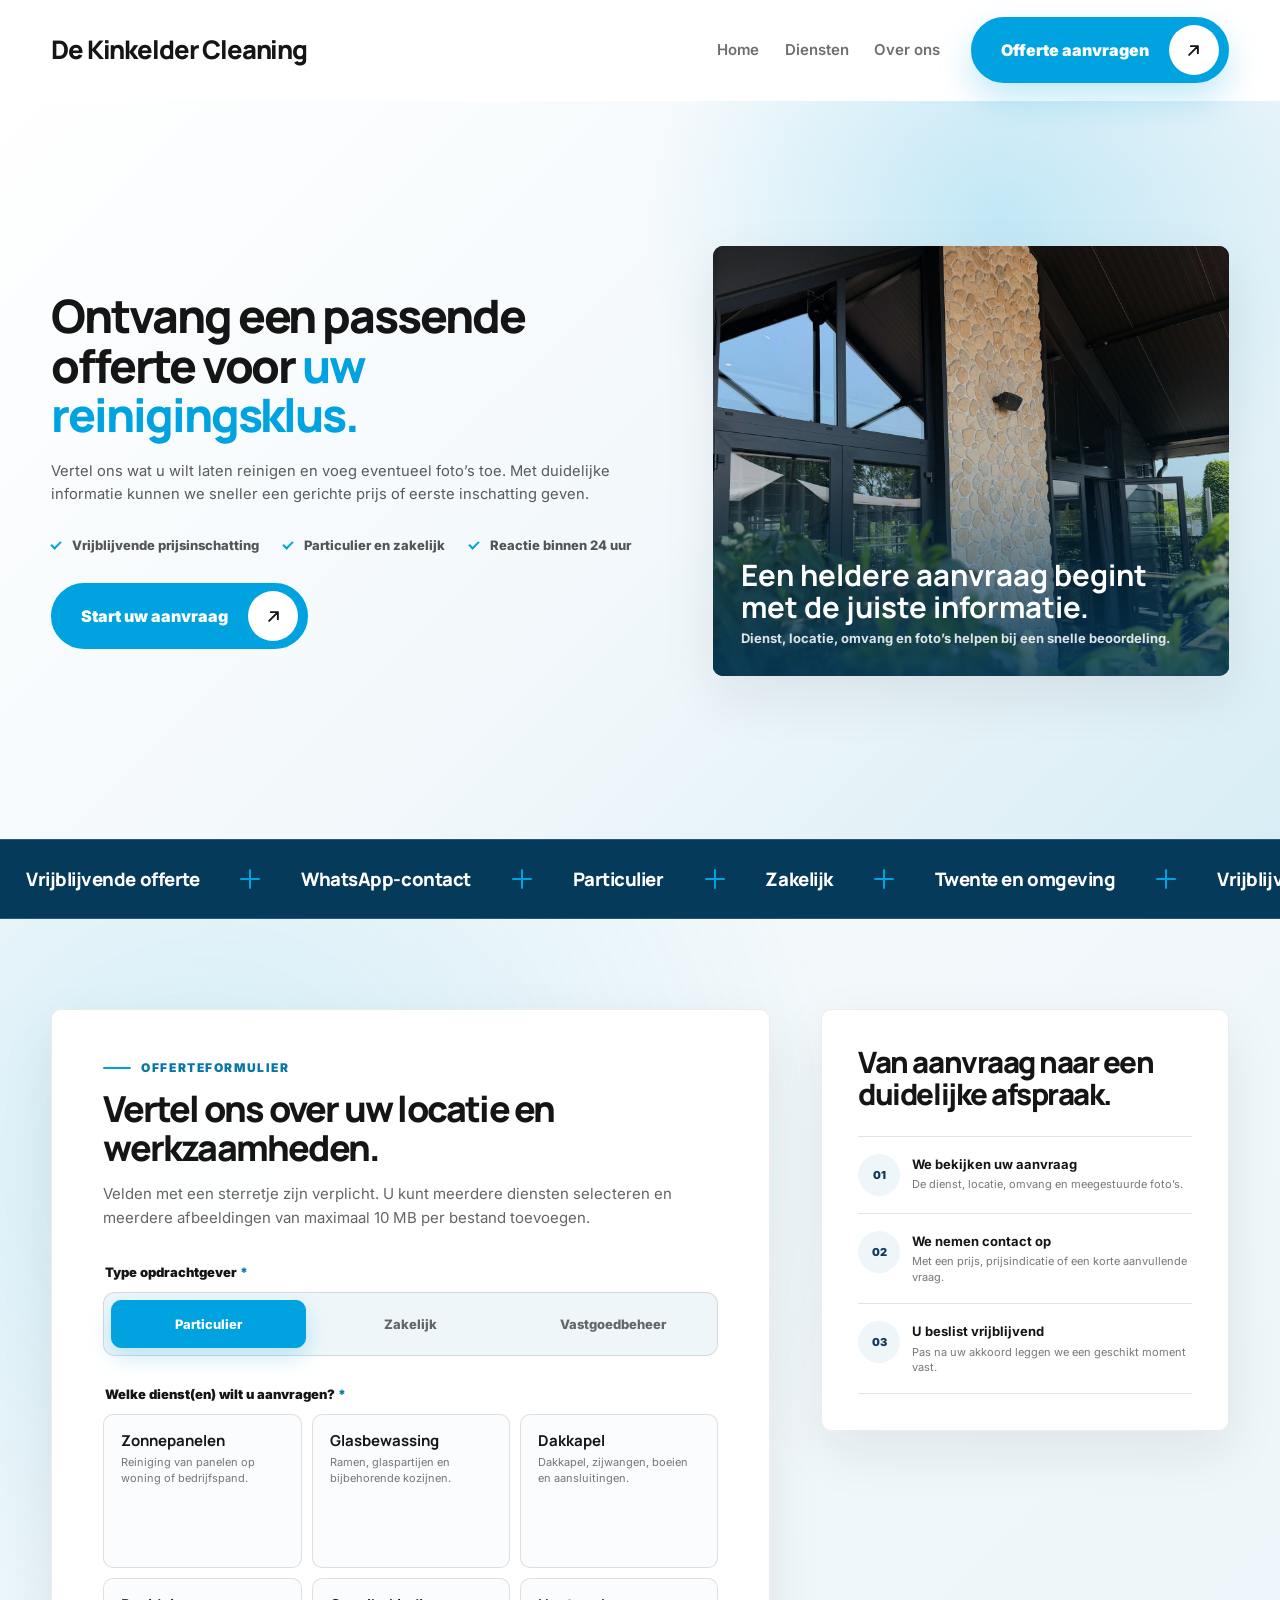
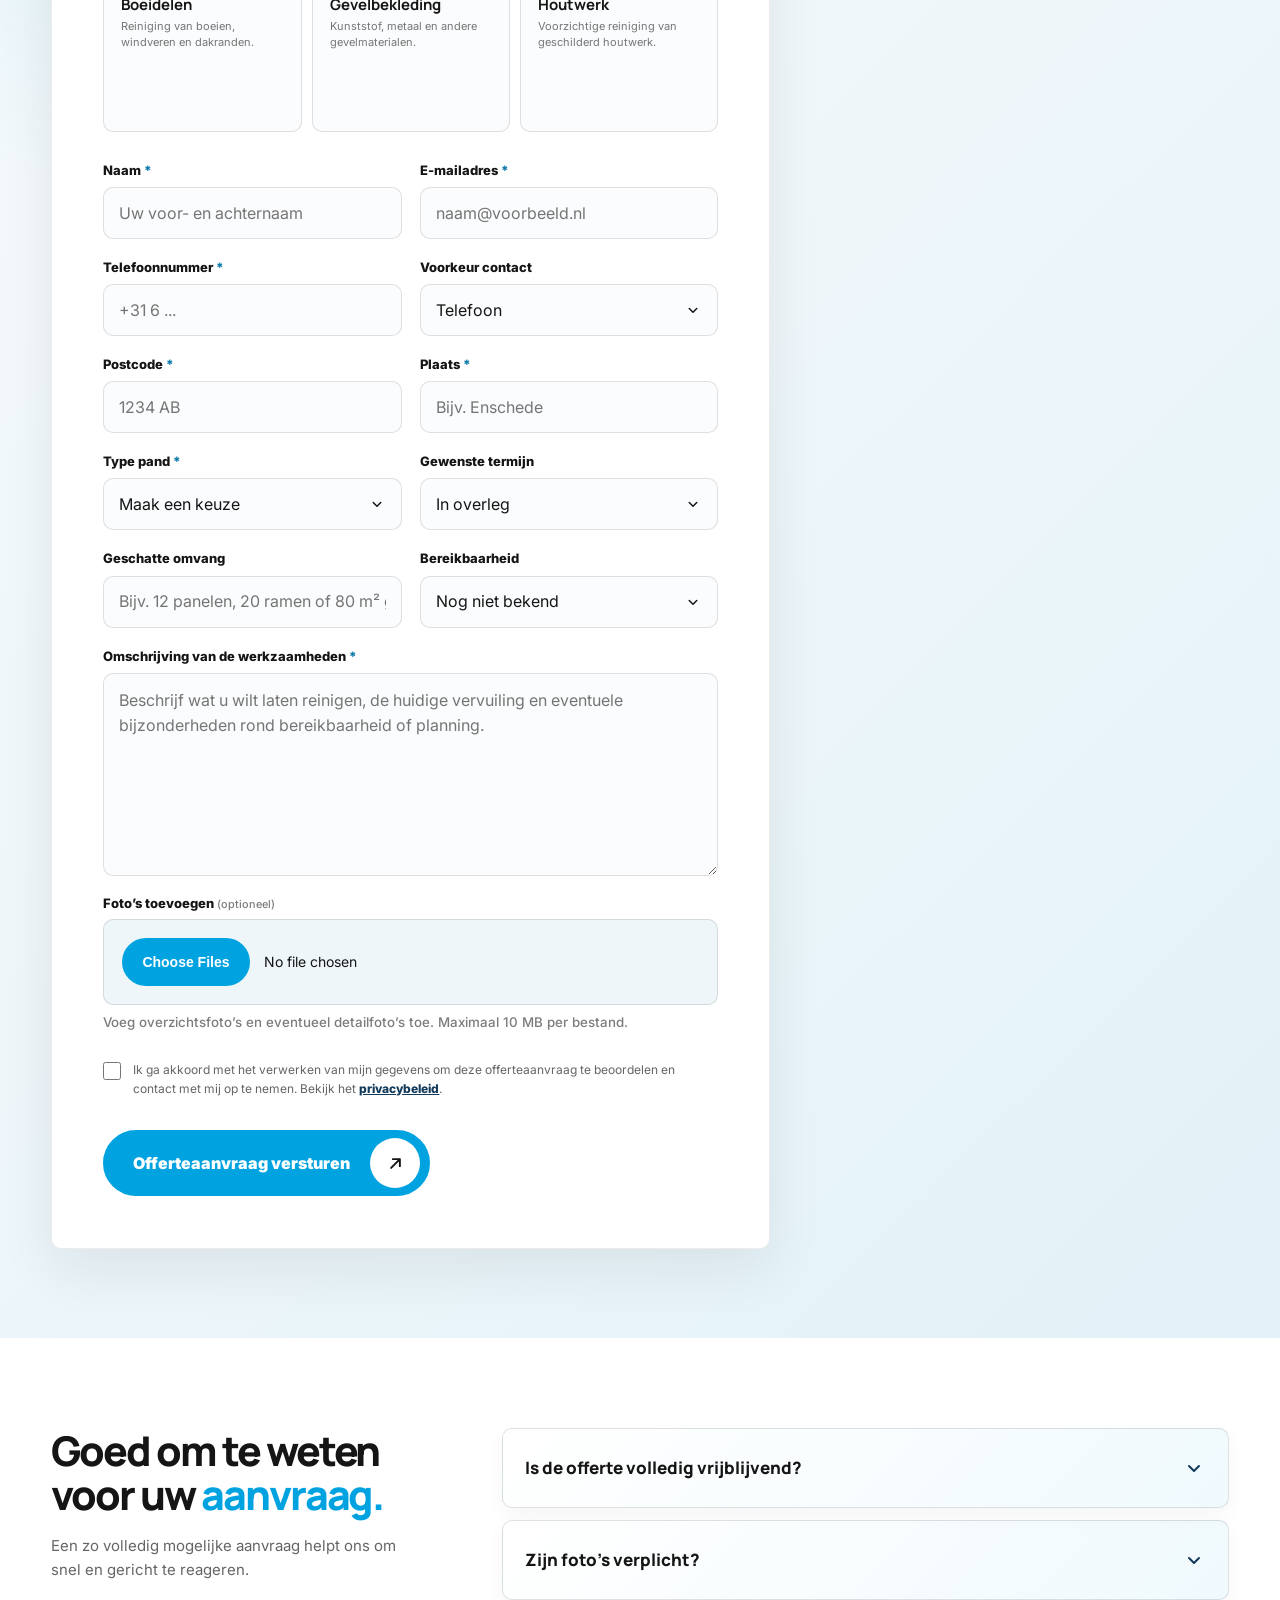
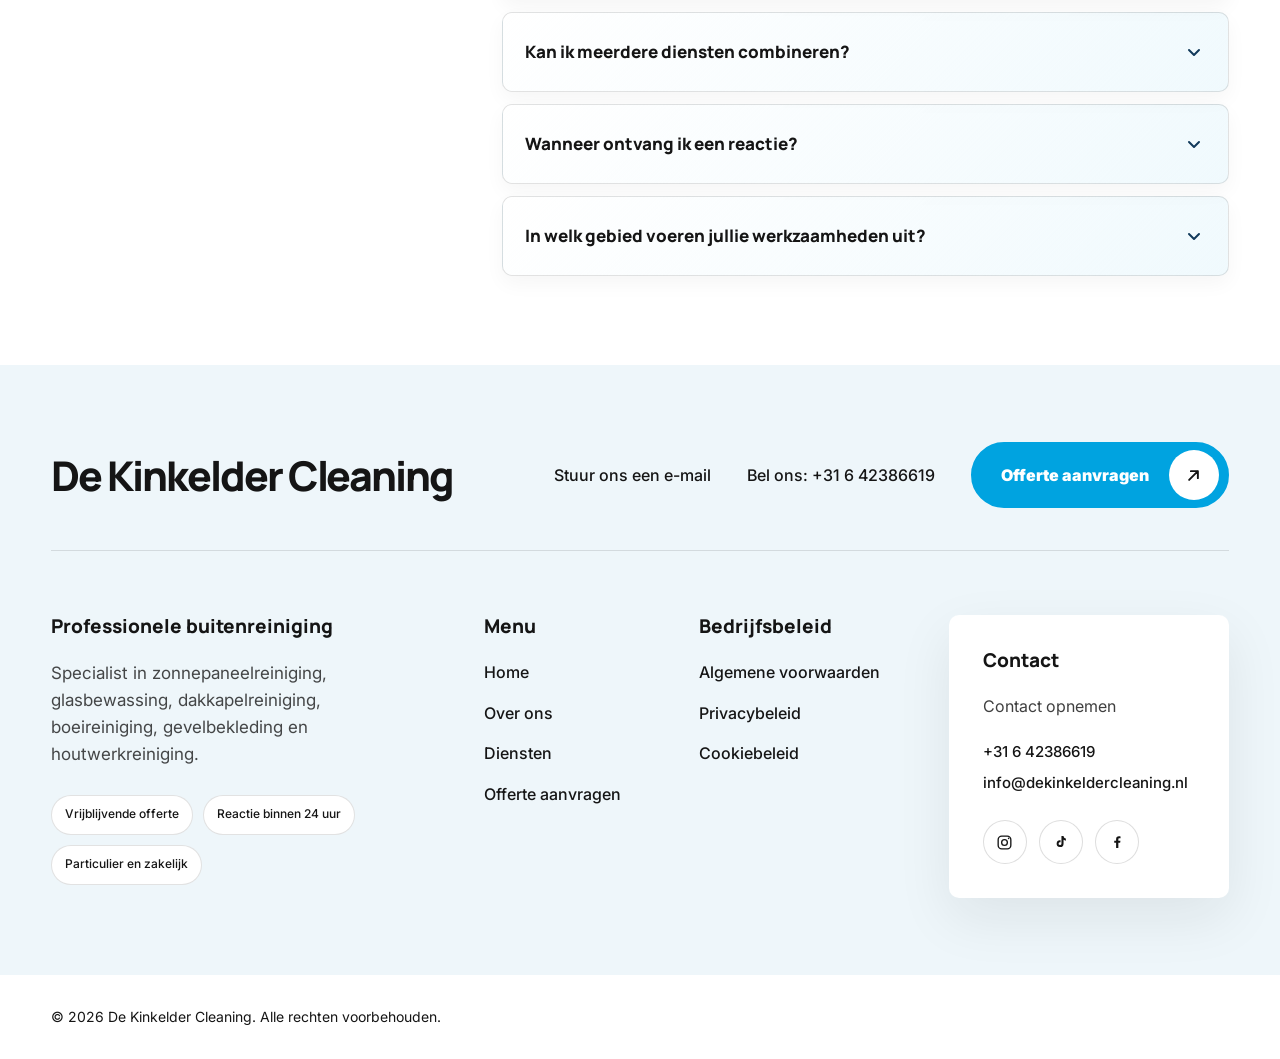
<file: offerte-aanvragen.html>
<!DOCTYPE html>

<html lang="nl">
<head>
  <meta charset="utf-8">
  <meta name="viewport" content="width=device-width, initial-scale=1">
  <title>Offerte aanvragen | De Kinkelder Cleaning</title>
  <meta name="description" content="Vraag vrijblijvend een offerte aan voor professionele buitenreiniging van uw woning, bedrijfspand, winkel of vastgoedlocatie in Twente en omgeving.">
  <link rel="preconnect" href="https://fonts.googleapis.com">
  <link rel="preconnect" href="https://fonts.gstatic.com" crossorigin>
  <link href="https://fonts.googleapis.com/css2?family=Inter:wght@400;500;600;700;800;900&family=Manrope:wght@700;800;900&display=swap" rel="stylesheet">
  <link rel="stylesheet" href="/styles.css">
  <script defer src="/index.js"></script>
</head>
<body class="contact-page quote-page" data-layout-version="header-aligned">
<header class="site-header" data-site-header="">
<div class="site-header__shell">
<a aria-label="De Kinkelder Cleaning home" class="header-brand" href="/">
        De Kinkelder Cleaning
      </a>
<button aria-controls="site-navigation" aria-expanded="false" aria-label="Menu openen" class="menu-toggle" data-menu-toggle="" type="button">
<span class="menu-toggle__line"></span>
<span class="menu-toggle__line"></span>
<span class="menu-toggle__line"></span>
</button>
<nav aria-hidden="false" aria-label="Hoofdnavigatie" class="site-nav" data-site-nav="" id="site-navigation">
<ul class="site-nav__links">
<li><a class="site-nav__link" href="/">Home</a></li>
<li><a class="site-nav__link" href="/diensten.html">Diensten</a></li>
<li><a class="site-nav__link" href="/over-ons.html">Over ons</a></li>
</ul>
<a aria-current="page" class="button button--quote site-nav__cta is-current" href="/offerte-aanvragen.html">
<span>Offerte aanvragen</span>
<span aria-hidden="true" class="button__icon">
<svg viewbox="0 0 24 24"><path d="M7 17 17 7M9 7h8v8" fill="none" stroke="currentColor" stroke-linecap="round" stroke-linejoin="round" stroke-width="2.2"></path></svg>
</span>
</a>
</nav>
</div>
</header>

  <main class="page-shell">
    <section class="page-band quote-hero" id="offerte-top">
      <div class="section-inner quote-hero__layout">
        <div class="quote-hero__copy">
          <h1>Ontvang een passende offerte voor <span class="heading-highlight">uw reinigingsklus.</span></h1>
          <p class="quote-hero__lead">Vertel ons wat u wilt laten reinigen en voeg eventueel foto’s toe. Met duidelijke informatie kunnen we sneller een gerichte prijs of eerste inschatting geven.</p>
       <ul class="about-hero__checks" aria-label="Onze kenmerken">
            <li>Vrijblijvende prijsinschatting</li>
            <li>Particulier en zakelijk</li>
            <li>Reactie binnen 24 uur</li>
          </ul>
          <a class="button button--quote" href="#offerteformulier">
  <span>Start uw aanvraag</span>

  <span class="button__icon" aria-hidden="true">
    <svg viewBox="0 0 24 24">
      <path
        d="M7 17 17 7M9 7h8v8"
        fill="none"
        stroke="currentColor"
        stroke-width="2.2"
        stroke-linecap="round"
        stroke-linejoin="round"
      ></path>
    </svg>
  </span>
</a>
        </div>

    <div class="quote-hero__visual">
      <div class="quote-hero__photo">
        <img src="/Entree van bedrijfspand met groene beplanting.JPG" alt="Verzorgde entree van een bedrijfspand na buitenreiniging" width="1200" height="900" fetchpriority="high" decoding="async" onerror="this.hidden=true">
        <div class="quote-hero__photo-overlay" aria-hidden="true"></div>
        <div class="quote-hero__photo-copy"><strong>Een heldere aanvraag begint met de juiste informatie.</strong><span>Dienst, locatie, omvang en foto’s helpen bij een snelle beoordeling.</span></div>
      </div>
    </div>
  </div>
</section>

<section class="about-marquee" aria-label="Kenmerken van onze dienstverlening">
  <div class="about-marquee__viewport">
    <div class="about-marquee__track">
      <span>Vrijblijvende offerte</span><i aria-hidden="true"></i>
      <span>WhatsApp-contact</span><i aria-hidden="true"></i>
      <span>Particulier</span><i aria-hidden="true"></i>
      <span>Zakelijk</span><i aria-hidden="true"></i>
      <span>Twente en omgeving</span><i aria-hidden="true"></i>
      <span aria-hidden="true">Vrijblijvende offerte</span><i aria-hidden="true"></i>
      <span aria-hidden="true">WhatsApp-contact</span><i aria-hidden="true"></i>
      <span aria-hidden="true">Particulier</span><i aria-hidden="true"></i>
      <span aria-hidden="true">Zakelijk</span><i aria-hidden="true"></i>
      <span aria-hidden="true">Twente en omgeving</span><i aria-hidden="true"></i>
    </div>
  </div>
</section>

<section class="page-band page-band--contact-form quote-form-section" id="offerteformulier">
  <div class="section-inner contact-form-layout quote-form-layout">
    <div class="contact-form-card quote-form-card">
      <div class="contact-form-card__head">
        <p class="about-eyebrow">offerteformulier</p>
        <h2>Vertel ons over uw locatie en werkzaamheden.</h2>
        <p>Velden met een sterretje zijn verplicht. U kunt meerdere diensten selecteren en meerdere afbeeldingen van maximaal 10 MB per bestand toevoegen.</p>
      </div>

      <!-- Vervang offerte-verzenden.php door uw echte verwerkingsscript of formulierplatform. -->
      <form class="contact-form quote-request-form" action="https://formsubmit.co/info@dekinkeldercleaning.nl" method="post" enctype="multipart/form-data" data-offerte-form>
        <input type="hidden" name="_subject" value="Nieuwe offerteaanvraag via dekinkeldercleaning.nl">
        <input type="hidden" name="_template" value="table">
        <input type="hidden" name="_next" value="https://www.dekinkeldercleaning.nl/offerte-aanvragen.html?verzonden=1#offerteformulier">
        <input type="hidden" name="_autoresponse" value="Bedankt voor uw offerteaanvraag. De Kinkelder Cleaning neemt zo snel mogelijk contact met u op.">
        <input type="text" name="_honey" tabindex="-1" autocomplete="off" style="position:absolute;left:-9999px" aria-hidden="true">
        <fieldset class="contact-type-picker quote-client-picker">
          <legend>Type opdrachtgever <em>*</em></legend>
          <div class="contact-type-picker__options">
            <label><input type="radio" name="opdrachtgever" value="particulier" checked><span>Particulier</span></label>
            <label><input type="radio" name="opdrachtgever" value="zakelijk"><span>Zakelijk</span></label>
            <label><input type="radio" name="opdrachtgever" value="vastgoed"><span>Vastgoedbeheer</span></label>
          </div>
        </fieldset>

        <fieldset class="quote-service-picker">
          <legend>Welke dienst(en) wilt u aanvragen? <em>*</em></legend>
          <div class="quote-service-grid" data-service-options>
            <label><input type="checkbox" name="dienst[]" value="zonnepanelen"><span><strong>Zonnepanelen</strong><small>Reiniging van panelen op woning of bedrijfspand.</small></span></label>
            <label><input type="checkbox" name="dienst[]" value="glasbewassing"><span><strong>Glasbewassing</strong><small>Ramen, glaspartijen en bijbehorende kozijnen.</small></span></label>
            <label><input type="checkbox" name="dienst[]" value="dakkapel"><span><strong>Dakkapel</strong><small>Dakkapel, zijwangen, boeien en aansluitingen.</small></span></label>
            <label><input type="checkbox" name="dienst[]" value="boeien"><span><strong>Boeidelen</strong><small>Reiniging van boeien, windveren en dakranden.</small></span></label>
            <label><input type="checkbox" name="dienst[]" value="gevelbekleding"><span><strong>Gevelbekleding</strong><small>Kunststof, metaal en andere gevelmaterialen.</small></span></label>
            <label><input type="checkbox" name="dienst[]" value="houtwerk"><span><strong>Houtwerk</strong><small>Voorzichtige reiniging van geschilderd houtwerk.</small></span></label>
          </div>
          <p class="quote-service-feedback" data-service-feedback aria-live="polite">Selecteer minimaal één dienst.</p>
        </fieldset>

        <div class="contact-form__grid">
          <label class="contact-field"><span>Naam <em>*</em></span><input type="text" name="naam" autocomplete="name" placeholder="Uw voor- en achternaam" required></label>
          <label class="contact-field"><span>E-mailadres <em>*</em></span><input type="email" name="email" autocomplete="email" placeholder="naam@voorbeeld.nl" required></label>
          <label class="contact-field"><span>Telefoonnummer <em>*</em></span><input type="tel" name="telefoon" autocomplete="tel" placeholder="+31 6 ..." required></label>
          <label class="contact-field"><span>Voorkeur contact</span><select name="contactvoorkeur"><option value="telefoon">Telefoon</option><option value="email">E-mail</option><option value="whatsapp">WhatsApp</option></select></label>
          <label class="contact-field contact-field--full" data-company-field hidden><span>Bedrijfsnaam <em>*</em></span><input type="text" name="bedrijfsnaam" autocomplete="organization" placeholder="Naam van bedrijf of organisatie" data-company-input></label>
          <label class="contact-field"><span>Postcode <em>*</em></span><input type="text" name="postcode" autocomplete="postal-code" placeholder="1234 AB" required data-quote-location></label>
          <label class="contact-field"><span>Plaats <em>*</em></span><input type="text" name="plaats" autocomplete="address-level2" placeholder="Bijv. Enschede" required></label>
          <label class="contact-field"><span>Type pand <em>*</em></span><select name="pandtype" required><option value="">Maak een keuze</option><option value="woning">Woning</option><option value="appartement">Appartement / VvE</option><option value="bedrijfspand">Bedrijfspand</option><option value="winkel">Winkel</option><option value="vastgoed">Vastgoedlocatie</option><option value="anders">Anders</option></select></label>
          <label class="contact-field"><span>Gewenste termijn</span><select name="termijn"><option value="in-overleg">In overleg</option><option value="zo-snel-mogelijk">Zo snel mogelijk</option><option value="binnen-maand">Binnen één maand</option><option value="later">Later / periodiek</option></select></label>
          <label class="contact-field"><span>Geschatte omvang</span><input type="text" name="omvang" placeholder="Bijv. 12 panelen, 20 ramen of 80 m² gevel"></label>
          <label class="contact-field"><span>Bereikbaarheid</span><select name="bereikbaarheid"><option value="onbekend">Nog niet bekend</option><option value="goed">Goed bereikbaar vanaf de grond</option><option value="ladder">Ladder of telescoop nodig</option><option value="hoogwerker">Mogelijk hoogwerker nodig</option></select></label>
          <label class="contact-field contact-field--full"><span>Omschrijving van de werkzaamheden <em>*</em></span><textarea name="bericht" rows="7" placeholder="Beschrijf wat u wilt laten reinigen, de huidige vervuiling en eventuele bijzonderheden rond bereikbaarheid of planning." required></textarea></label>

          <div class="contact-field contact-field--full contact-file-field" data-file-field>
            <label class="contact-file-field__label" for="offerte-fotos">Foto’s toevoegen <small>(optioneel)</small></label>
            <div class="contact-file-upload" data-file-upload>
              <input id="offerte-fotos" type="file" name="attachment" accept="image/jpeg,image/png,image/webp" multiple data-file-input>
              <div class="contact-file-upload__preview" data-file-preview aria-live="polite" hidden></div>
              <p class="contact-file-upload__feedback" data-file-feedback aria-live="polite" hidden></p>
            </div>
            <small>Voeg overzichtsfoto’s en eventueel detailfoto’s toe. Maximaal 10 MB per bestand.</small>
          </div>
        </div>

        <label class="contact-consent"><input type="checkbox" name="privacy" value="akkoord" required><span>Ik ga akkoord met het verwerken van mijn gegevens om deze offerteaanvraag te beoordelen en contact met mij op te nemen. Bekijk het <a href="/privacybeleid.html">privacybeleid</a>.</span></label>

        <div class="contact-form__footer">
          <button class="button button--quote contact-form__submit" type="submit"><span>Offerteaanvraag versturen</span><span class="button__icon" aria-hidden="true"><svg viewBox="0 0 24 24"><path d="M7 17 17 7M9 7h8v8" fill="none" stroke="currentColor" stroke-width="2.2" stroke-linecap="round" stroke-linejoin="round"></path></svg></span></button>
        </div>
      </form>
    </div>

    <aside class="contact-form-aside quote-form-aside">
      <div class="contact-info-card quote-info-card">
        <h2>Van aanvraag naar een duidelijke afspraak.</h2>
        <div class="quote-timeline">
          <div><span>01</span><p><strong>We bekijken uw aanvraag</strong><small>De dienst, locatie, omvang en meegestuurde foto’s.</small></p></div>
          <div><span>02</span><p><strong>We nemen contact op</strong><small>Met een prijs, prijsindicatie of een korte aanvullende vraag.</small></p></div>
          <div><span>03</span><p><strong>U beslist vrijblijvend</strong><small>Pas na uw akkoord leggen we een geschikt moment vast.</small></p></div>
        </div>
      </div>
    </aside>
  </div>
</section>

<section class="page-band page-band--contact-faq quote-faq" id="offerte-vragen">
  <div class="section-inner contact-faq-layout">
    <div class="contact-faq-intro">
      <h2>Goed om te weten voor uw <span class="heading-highlight">aanvraag.</span></h2>
      <p>Een zo volledig mogelijke aanvraag helpt ons om snel en gericht te reageren.</p>
    </div>
    <div class="faq-card contact-faq-list" data-contact-faq>
      <details><summary>Is de offerte volledig vrijblijvend?<svg class="faq-card__icon" viewBox="0 0 24 24" aria-hidden="true"><path d="m7 10 5 5 5-5" fill="none" stroke="currentColor" stroke-width="2" stroke-linecap="round" stroke-linejoin="round"></path></svg></summary><p>Ja. U ontvangt vooraf een prijs of prijsindicatie. Werkzaamheden worden alleen ingepland nadat u akkoord heeft gegeven.</p></details>
      <details><summary>Zijn foto’s verplicht?<svg class="faq-card__icon" viewBox="0 0 24 24" aria-hidden="true"><path d="m7 10 5 5 5-5" fill="none" stroke="currentColor" stroke-width="2" stroke-linecap="round" stroke-linejoin="round"></path></svg></summary><p>Nee, maar duidelijke overzichts- en detailfoto’s helpen om oppervlak, vervuiling en bereikbaarheid sneller te beoordelen.</p></details>
      <details><summary>Kan ik meerdere diensten combineren?<svg class="faq-card__icon" viewBox="0 0 24 24" aria-hidden="true"><path d="m7 10 5 5 5-5" fill="none" stroke="currentColor" stroke-width="2" stroke-linecap="round" stroke-linejoin="round"></path></svg></summary><p>Ja. Selecteer alle gewenste werkzaamheden. Het combineren van werkzaamheden kan praktisch zijn wanneer ze op dezelfde locatie uitgevoerd worden.</p></details>
      <details><summary>Wanneer ontvang ik een reactie?<svg class="faq-card__icon" viewBox="0 0 24 24" aria-hidden="true"><path d="m7 10 5 5 5-5" fill="none" stroke="currentColor" stroke-width="2" stroke-linecap="round" stroke-linejoin="round"></path></svg></summary><p>We proberen op werkdagen binnen 24 uur te reageren. Bij complexe of grotere locaties kan eerst aanvullende informatie of een opname nodig zijn.</p></details>
      <details><summary>In welk gebied voeren jullie werkzaamheden uit?<svg class="faq-card__icon" viewBox="0 0 24 24" aria-hidden="true"><path d="m7 10 5 5 5-5" fill="none" stroke="currentColor" stroke-width="2" stroke-linecap="round" stroke-linejoin="round"></path></svg></summary><p>De Kinkelder Cleaning richt zich op Twente en omgeving. Vul uw postcode en plaats in, dan laten we weten wat mogelijk is.</p></details>
    </div>
  </div>
</section>

  </main>

<footer class="site-footer" data-footer="" id="contact">
<div class="site-footer__main">
<div class="section-inner">
<div class="site-footer__header">
<a class="site-brand site-brand--footer" href="/">
<span class="site-brand__name">De Kinkelder Cleaning</span>
</a>
<div class="site-footer__top-actions">
<a href="mailto:info@dekinkeldercleaning.nl">Stuur ons een e-mail</a>
<a href="tel:+31642386619">Bel ons: +31 6 42386619</a>
<a class="button button--quote" href="/offerte-aanvragen.html">
<span>Offerte aanvragen</span>
<span aria-hidden="true" class="button__icon">
<svg viewbox="0 0 24 24"><path d="M7 17 17 7M9 7h8v8" fill="none" stroke="currentColor" stroke-linecap="round" stroke-linejoin="round" stroke-width="2.2"></path></svg>
</span>
</a>
</div>
</div>
<div class="site-footer__grid">
<section class="site-footer__column site-footer__intro">
<h2>Professionele buitenreiniging</h2>
<p>Specialist in zonnepaneelreiniging, glasbewassing, dakkapelreiniging, boeireiniging, gevelbekleding en houtwerkreiniging.</p>
<div aria-label="Kenmerken" class="site-footer__badges">
<span>Vrijblijvende offerte</span>
<span>Reactie binnen 24 uur</span>
<span>Particulier en zakelijk</span>
</div>
</section>
<nav aria-label="Footermenu" class="site-footer__column">
<h2>Menu</h2>
<ul class="site-footer__links">
<li><a href="/">Home</a></li>
<li><a href="/over-ons.html">Over ons</a></li>
<li><a href="/diensten.html">Diensten</a></li>
<li><a href="/offerte-aanvragen.html">Offerte aanvragen</a></li>
</ul>
</nav>
<nav aria-label="Bedrijfsbeleid" class="site-footer__column">
<h2>Bedrijfsbeleid</h2>
<ul class="site-footer__links">
<li><a href="/algemene-voorwaarden.html">Algemene voorwaarden</a></li>
<li><a href="/privacybeleid.html">Privacybeleid</a></li>
<li><a href="/cookiebeleid.html">Cookiebeleid</a></li>
</ul>
</nav>
<section class="site-footer__contact-card">
<h2>Contact</h2>
<p>Contact opnemen</p>
<div class="site-footer__contact-details">
<a href="tel:+31642386619">+31 6 42386619</a>
<a href="mailto:info@dekinkeldercleaning.nl">info@dekinkeldercleaning.nl</a>
</div>
<div aria-label="Social media" class="site-footer__socials">
<a aria-label="Instagram" href="https://www.instagram.com/dekinkeldercleaning/" rel="noopener noreferrer" target="_blank">
<svg aria-hidden="true" class="social-icon social-icon--instagram" viewbox="0 0 24 24"><rect fill="none" height="16" rx="4.5" stroke="currentColor" stroke-width="1.7" width="16" x="4" y="4"></rect><circle cx="12" cy="12" fill="none" r="3.6" stroke="currentColor" stroke-width="1.7"></circle><circle cx="17.2" cy="6.8" fill="currentColor" r="1"></circle></svg>
</a>
<a aria-label="TikTok" href="https://www.tiktok.com/@de.kinkelder.cleaning" rel="noopener noreferrer" target="_blank">
<svg aria-hidden="true" class="social-icon social-icon--tiktok" viewbox="0 0 24 24"><path d="M15.4 4v10.2a4.6 4.6 0 1 1-4-4.6v2.8a1.9 1.9 0 1 0 1.2 1.8V4h2.8c.2 1.8 1.3 3 3.1 3.4v2.8a7.1 7.1 0 0 1-3.1-1.1V4z" fill="currentColor"></path></svg>
</a>
<a aria-label="Facebook" href="https://www.facebook.com/groups/691220777558816/user/61578191639382/" rel="noopener noreferrer" target="_blank">
<svg aria-hidden="true" class="social-icon social-icon--facebook" viewbox="0 0 24 24"><path d="M13.8 20v-7h2.4l.4-2.8h-2.8V8.4c0-.8.2-1.4 1.4-1.4h1.5V4.5c-.3 0-1.2-.1-2.2-.1-2.2 0-3.7 1.3-3.7 3.8v2H8.3V13h2.5v7h3z" fill="currentColor"></path></svg>
</a>
</div>
</section>
</div>
</div>
</div>
<div class="site-footer__bottom">
<div class="section-inner site-footer__bottom-inner">
<p>© <span data-current-year="">2026</span> De Kinkelder Cleaning. Alle rechten voorbehouden.</p>
</div>
</div>
</footer>
</body>
</html>
</file>
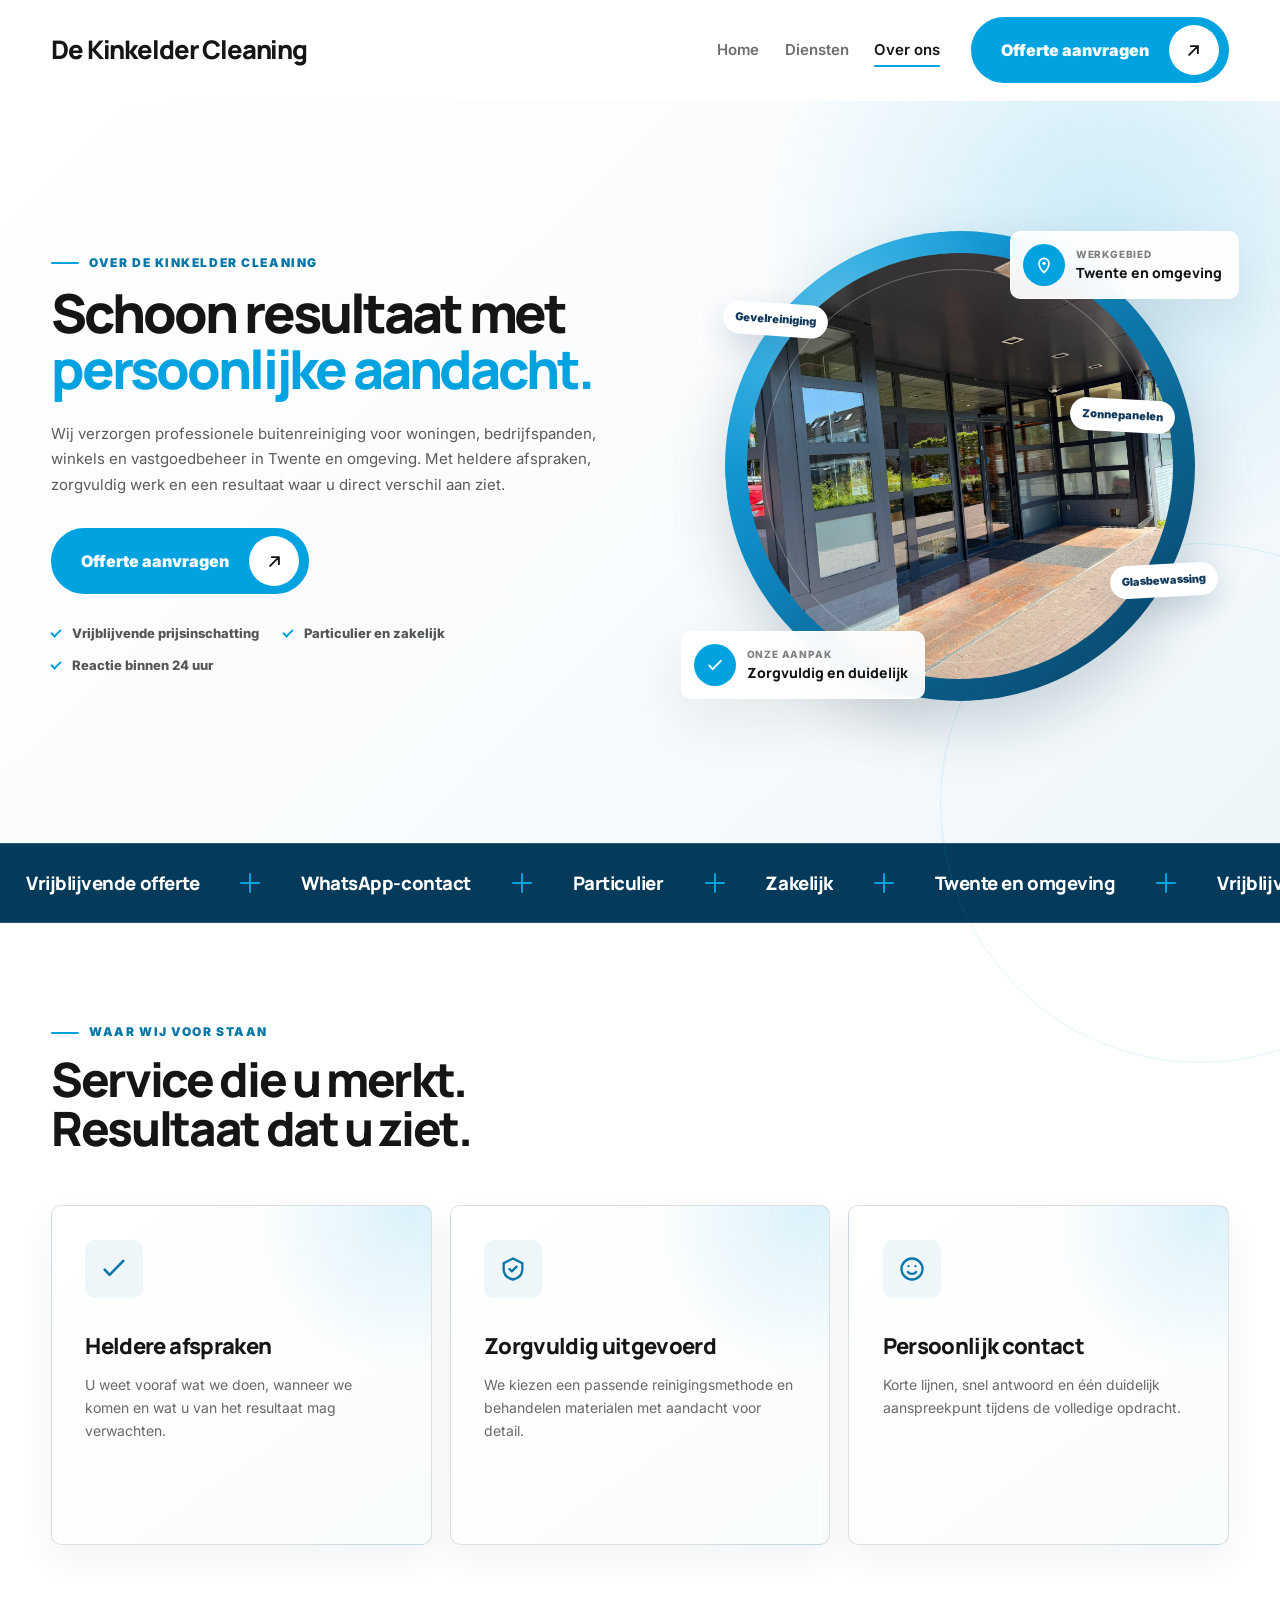
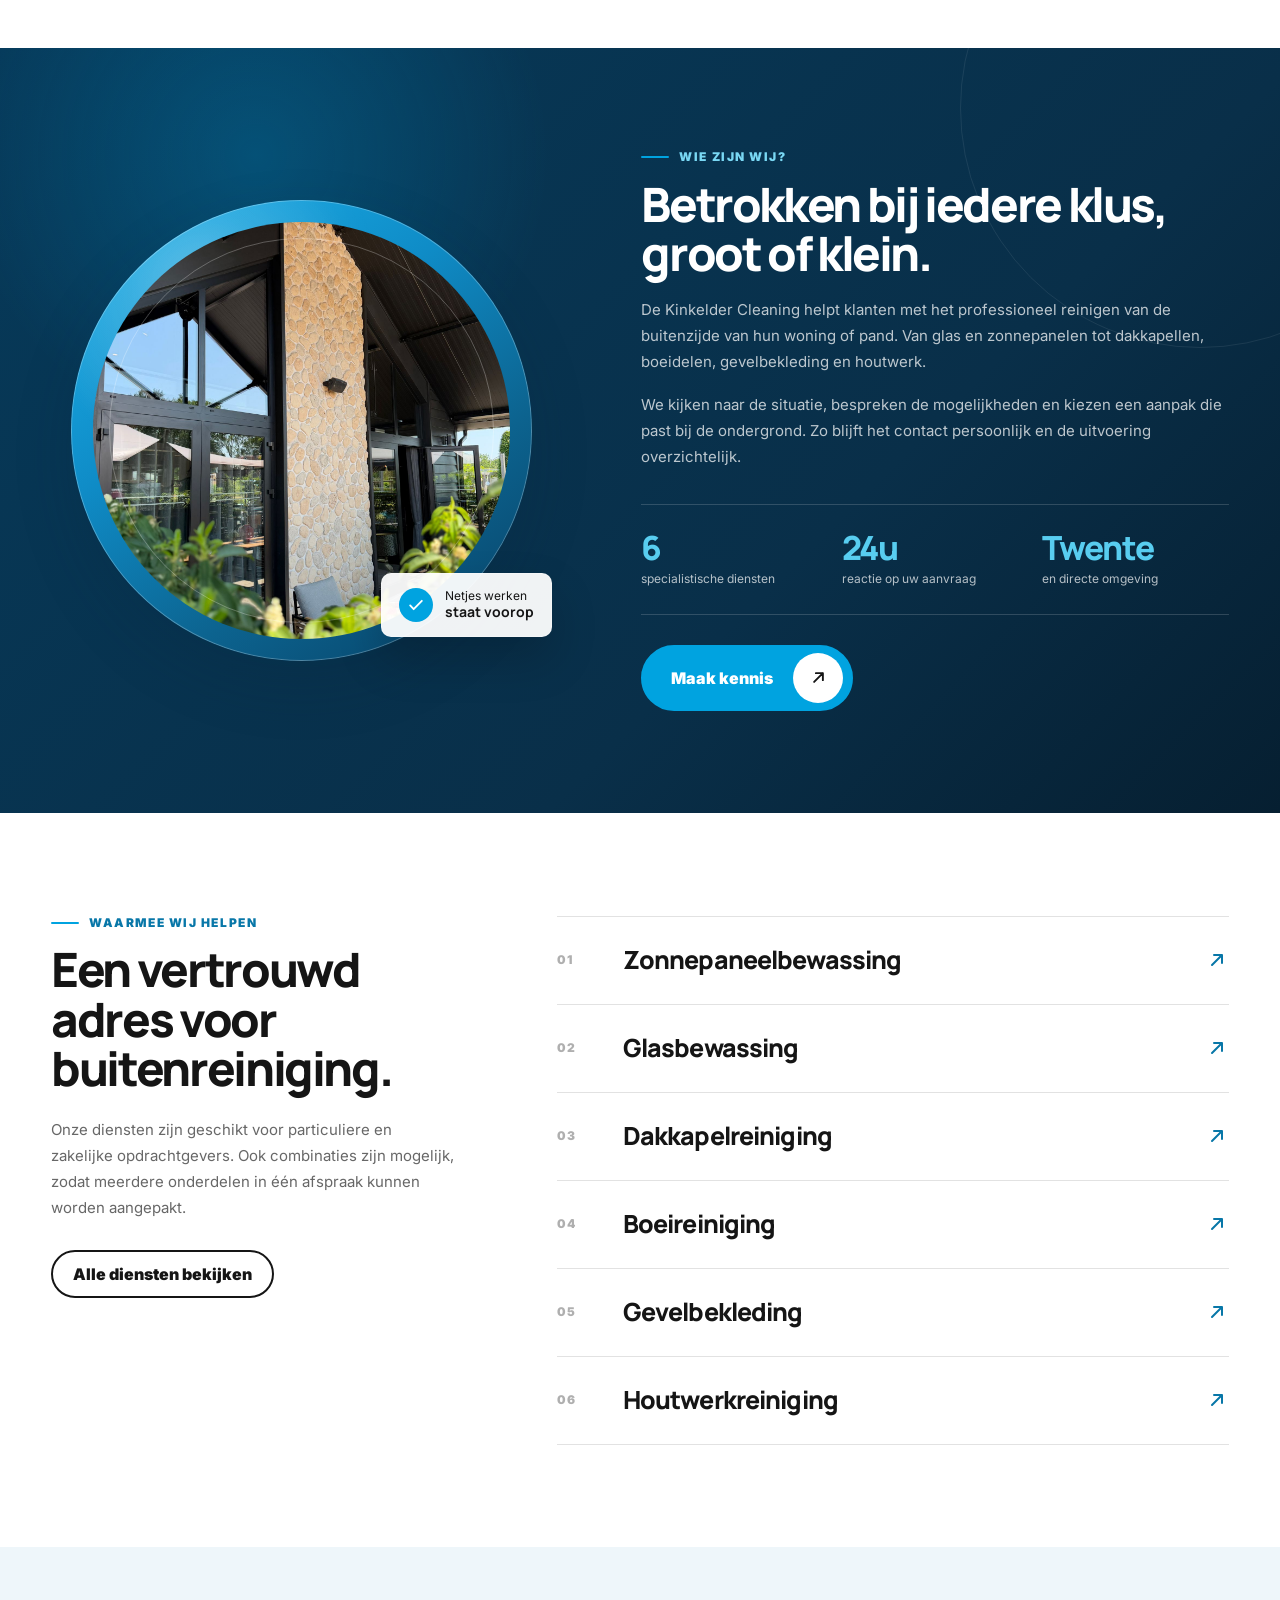
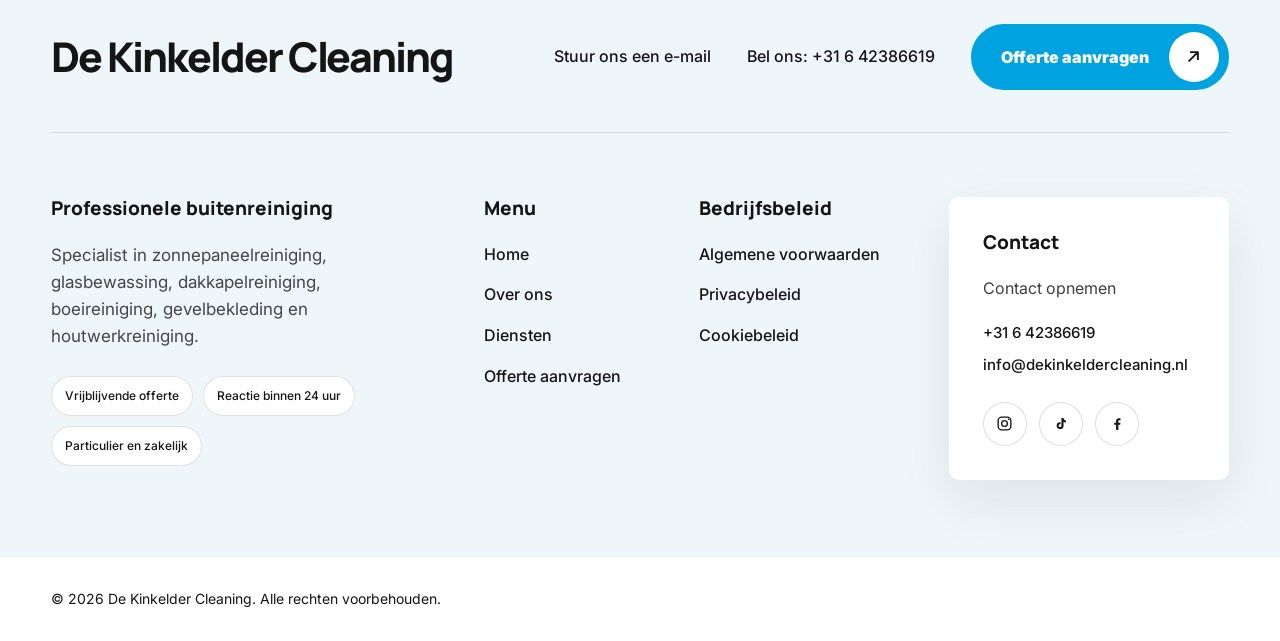
<file: over-ons.html>
<!doctype html>

<html lang="nl">
<head>
  <meta charset="utf-8">
  <meta name="viewport" content="width=device-width, initial-scale=1">
  <meta name="description" content="Maak kennis met De Kinkelder Cleaning: professionele buitenreiniging met heldere afspraken, persoonlijke service en aandacht voor ieder detail.">
  <title>Over ons | De Kinkelder Cleaning</title>

  <link rel="preconnect" href="https://fonts.googleapis.com">
  <link rel="preconnect" href="https://fonts.gstatic.com" crossorigin>
  <link href="https://fonts.googleapis.com/css2?family=Inter:wght@400;500;600;700;800;900&family=Manrope:wght@600;700;800&display=swap" rel="stylesheet">
  <link rel="stylesheet" href="/styles.css">
  <style>
    .about-circle-media {
      --circle-border: clamp(14px, 2.2vw, 22px);
      position: relative;
      overflow: hidden !important;
      border-radius: 50% !important;
      isolation: isolate;
      background:
        radial-gradient(circle at 30% 24%, rgba(255, 255, 255, 0.20) 0%, rgba(255, 255, 255, 0) 34%),
        linear-gradient(145deg, #1db4ee 0%, #0f8cc7 38%, #0c638f 68%, #073f63 100%);
      box-shadow: 0 24px 58px rgba(6, 39, 63, 0.18);
    }

.about-circle-media__image {
  position: absolute;
  top: var(--circle-border);
  right: var(--circle-border);
  bottom: var(--circle-border);
  left: var(--circle-border);
  width: calc(100% - (var(--circle-border) * 2)) !important;
  height: calc(100% - (var(--circle-border) * 2)) !important;
  max-width: none !important;
  display: block;
  border-radius: 50%;
  object-fit: cover;
  object-position: center;
  z-index: 1;
}

/* Dunne binnenring zoals in het oorspronkelijke ontwerp, maar iets verder naar binnen zodat de blauwe rand zichtbaar blijft. */
.about-circle-media::after {
  content: "";
  position: absolute;
  inset: calc(var(--circle-border) + clamp(10px, 1.7vw, 16px));
  z-index: 2;
  border: 1px solid rgba(255, 255, 255, 0.26);
  border-radius: 50%;
  pointer-events: none;
}

/* Subtiele glans over het blauwe randje voor hetzelfde luxe effect als eerder. */
.about-circle-media::before {
  content: "";
  position: absolute;
  inset: 0;
  border-radius: 50%;
  background: radial-gradient(circle at 28% 18%, rgba(255, 255, 255, 0.18) 0%, rgba(255, 255, 255, 0.06) 14%, rgba(255, 255, 255, 0) 36%);
  z-index: 0;
  pointer-events: none;
}

/* Zorgt dat badges en zwevende labels altijd boven de foto blijven. */
.about-hero__visual > :not(.about-hero__shape),
.about-story__badge {
  position: absolute;
  z-index: 4;
}

  </style>
  <script src="/index.js" defer></script>
</head>
<body class="about-page">
 <header class="site-header" data-site-header="">
<div class="site-header__shell">
<a aria-label="De Kinkelder Cleaning home" class="header-brand" href="/">
        De Kinkelder Cleaning
      </a>
<button aria-controls="site-navigation" aria-expanded="false" aria-label="Menu openen" class="menu-toggle" data-menu-toggle="" type="button">
<span class="menu-toggle__line"></span>
<span class="menu-toggle__line"></span>
<span class="menu-toggle__line"></span>
</button>
<nav aria-hidden="false" aria-label="Hoofdnavigatie" class="site-nav" data-site-nav="" id="site-navigation">
<ul class="site-nav__links">
<li><a class="site-nav__link" href="/">Home</a></li>
<li><a class="site-nav__link" href="/diensten.html">Diensten</a></li>
<li><a aria-current="page" class="site-nav__link is-active" href="/over-ons.html">Over ons</a></li>
</ul>
<a class="button button--quote site-nav__cta" href="/offerte-aanvragen.html">
<span>Offerte aanvragen</span>
<span aria-hidden="true" class="button__icon">
<svg viewbox="0 0 24 24"><path d="M7 17 17 7M9 7h8v8" fill="none" stroke="currentColor" stroke-linecap="round" stroke-linejoin="round" stroke-width="2.2"></path></svg>
</span>
</a>
</nav>
</div>
</header>

  <main id="main-content">
    <section class="about-hero" aria-labelledby="about-hero-title">
      <div class="about-container about-hero__grid">
        <div class="about-hero__content">
          <p class="about-eyebrow">Over De Kinkelder Cleaning</p>
          <h1 id="about-hero-title">
            Schoon resultaat met
            <span>persoonlijke aandacht.</span>
          </h1>
          <p class="about-hero__lead">
            Wij verzorgen professionele buitenreiniging voor woningen, bedrijfspanden,
            winkels en vastgoedbeheer in Twente en omgeving. Met heldere afspraken,
            zorgvuldig werk en een resultaat waar u direct verschil aan ziet.
          </p>

      <div class="about-hero__actions">
        <a class="button button--quote" href="/offerte-aanvragen.html">
          <span>Offerte aanvragen</span>
          <span class="button__icon" aria-hidden="true">
            <svg viewBox="0 0 24 24" focusable="false">
              <path d="M7 17 17 7M9 7h8v8" fill="none" stroke="currentColor" stroke-width="2.2" stroke-linecap="round" stroke-linejoin="round"/>
            </svg>
          </span>
        </a>
      </div>

      <ul class="about-hero__checks" aria-label="Onze kenmerken">
        <li>Vrijblijvende prijsinschatting</li>
        <li>Particulier en zakelijk</li>
        <li>Reactie binnen 24 uur</li>
      </ul>
    </div>

    <div class="about-hero__visual" aria-label="De Kinkelder Cleaning aan het werk">
      <div class="about-hero__shape about-circle-media">
        <img
          class="about-circle-media__image"
          src="/IMG_0913.JPG"
          alt="Verzorgde bedrijfsentree en glaspartijen van De Kinkelder Cleaning"
          width="900"
          height="900"
          loading="eager"
          fetchpriority="high"
          decoding="async"
        >
      </div>

      <div class="about-floating-card about-floating-card--area">
        <span class="about-floating-card__icon" aria-hidden="true">
          <svg viewBox="0 0 24 24"><path d="M12 21s6-5.1 6-11a6 6 0 1 0-12 0c0 5.9 6 11 6 11Z" fill="none" stroke="currentColor" stroke-width="2"/><circle cx="12" cy="10" r="2" fill="currentColor"/></svg>
        </span>
        <span><small>Werkgebied</small>Twente en omgeving</span>
      </div>

      <div class="about-floating-card about-floating-card--service">
        <span class="about-floating-card__icon" aria-hidden="true">
          <svg viewBox="0 0 24 24"><path d="M5 12.5 9.2 17 19 7" fill="none" stroke="currentColor" stroke-width="2.2" stroke-linecap="round" stroke-linejoin="round"/></svg>
        </span>
        <span><small>Onze aanpak</small>Zorgvuldig en duidelijk</span>
      </div>

      <div class="about-hero__tag about-hero__tag--one">Glasbewassing</div>
      <div class="about-hero__tag about-hero__tag--two">Gevelreiniging</div>
      <div class="about-hero__tag about-hero__tag--three">Zonnepanelen</div>
    </div>
  </div>
</section>

<section class="about-marquee" aria-label="Kenmerken van onze dienstverlening">
  <div class="about-marquee__viewport">
    <div class="about-marquee__track">
      <span>Vrijblijvende offerte</span><i aria-hidden="true"></i>
      <span>WhatsApp-contact</span><i aria-hidden="true"></i>
      <span>Particulier</span><i aria-hidden="true"></i>
      <span>Zakelijk</span><i aria-hidden="true"></i>
      <span>Twente en omgeving</span><i aria-hidden="true"></i>
      <span aria-hidden="true">Vrijblijvende offerte</span><i aria-hidden="true"></i>
      <span aria-hidden="true">WhatsApp-contact</span><i aria-hidden="true"></i>
      <span aria-hidden="true">Particulier</span><i aria-hidden="true"></i>
      <span aria-hidden="true">Zakelijk</span><i aria-hidden="true"></i>
      <span aria-hidden="true">Twente en omgeving</span><i aria-hidden="true"></i>
    </div>
  </div>
</section>

<section class="about-values about-section" aria-labelledby="about-values-title">
  <div class="about-container">
    <div class="about-section-head">
      <div>
        <p class="about-eyebrow">Waar wij voor staan</p>
        <h2 id="about-values-title">Service die u merkt.<br>Resultaat dat u ziet.</h2>
      </div>
    </div>

    <div class="about-value-grid">
      <article class="about-value-card">
        <div class="about-value-card__icon" aria-hidden="true">
          <svg viewBox="0 0 24 24"><path d="M4 12.5 8.2 17 20 5" fill="none" stroke="currentColor" stroke-width="2.2" stroke-linecap="round" stroke-linejoin="round"/></svg>
        </div>
        <h3>Heldere afspraken</h3>
        <p>U weet vooraf wat we doen, wanneer we komen en wat u van het resultaat mag verwachten.</p>
      </article>

      <article class="about-value-card">
        <div class="about-value-card__icon" aria-hidden="true">
          <svg viewBox="0 0 24 24"><path d="M12 3 4 7v5c0 5 3.4 8 8 9 4.6-1 8-4 8-9V7l-8-4Z" fill="none" stroke="currentColor" stroke-width="2"/><path d="m9 12 2 2 4-4" fill="none" stroke="currentColor" stroke-width="2" stroke-linecap="round" stroke-linejoin="round"/></svg>
        </div>
        <h3>Zorgvuldig uitgevoerd</h3>
        <p>We kiezen een passende reinigingsmethode en behandelen materialen met aandacht voor detail.</p>
      </article>

      <article class="about-value-card">
        <div class="about-value-card__icon" aria-hidden="true">
          <svg viewBox="0 0 24 24"><path d="M12 21a9 9 0 1 0 0-18 9 9 0 0 0 0 18Z" fill="none" stroke="currentColor" stroke-width="2"/><path d="M8.5 14.5s1.3 1.7 3.5 1.7 3.5-1.7 3.5-1.7M9 9.5h.01M15 9.5h.01" fill="none" stroke="currentColor" stroke-width="2" stroke-linecap="round"/></svg>
        </div>
        <h3>Persoonlijk contact</h3>
        <p>Korte lijnen, snel antwoord en één duidelijk aanspreekpunt tijdens de volledige opdracht.</p>
      </article>
    </div>
  </div>
</section>

<section class="about-story about-section" aria-labelledby="about-story-title">
  <div class="about-container about-story__grid">
    <div class="about-story__visual">
      <div class="about-story__circle about-circle-media">
        <img
          class="about-circle-media__image"
          src="/Bedrijfspand met houten gevel en beplanting.JPG"
          alt="Bedrijfspand met houten gevel, glas en groene beplanting"
          width="900"
          height="900"
          loading="lazy"
          decoding="async"
        >
      </div>
      <div class="about-story__badge">
        <svg viewBox="0 0 24 24" aria-hidden="true"><path d="M5 12.5 9.2 17 19 7" fill="none" stroke="currentColor" stroke-width="2.2" stroke-linecap="round" stroke-linejoin="round"/></svg>
        <span>Netjes werken<br><strong>staat voorop</strong></span>
      </div>
    </div>

    <div class="about-story__content">
      <p class="about-eyebrow">Wie zijn wij?</p>
      <h2 id="about-story-title">Betrokken bij iedere klus, groot of klein.</h2>
      <p>
        De Kinkelder Cleaning helpt klanten met het professioneel reinigen van
        de buitenzijde van hun woning of pand. Van glas en zonnepanelen tot
        dakkapellen, boeidelen, gevelbekleding en houtwerk.
      </p>
      <p>
        We kijken naar de situatie, bespreken de mogelijkheden en kiezen een
        aanpak die past bij de ondergrond. Zo blijft het contact persoonlijk
        en de uitvoering overzichtelijk.
      </p>

      <div class="about-story__stats" aria-label="Kerngegevens">
        <div><strong>6</strong><span>specialistische diensten</span></div>
        <div><strong>24u</strong><span>reactie op uw aanvraag</span></div>
        <div><strong>Twente</strong><span>en directe omgeving</span></div>
      </div>

      <a class="button button--quote about-story__button" href="/offerte-aanvragen.html">
        <span>Maak kennis</span>
        <span class="button__icon" aria-hidden="true">
          <svg viewBox="0 0 24 24" focusable="false"><path d="M7 17 17 7M9 7h8v8" fill="none" stroke="currentColor" stroke-width="2.2" stroke-linecap="round" stroke-linejoin="round"/></svg>
        </span>
      </a>
    </div>
  </div>
</section>



<section class="about-services about-section" aria-labelledby="about-services-title">
  <div class="about-container about-services__grid">
    <div class="about-services__content">
      <p class="about-eyebrow">Waarmee wij helpen</p>
      <h2 id="about-services-title">Een vertrouwd adres voor buitenreiniging.</h2>
      <p>
        Onze diensten zijn geschikt voor particuliere en zakelijke opdrachtgevers.
        Ook combinaties zijn mogelijk, zodat meerdere onderdelen in één afspraak
        kunnen worden aangepakt.
      </p>
      <a class="button button--secondary" href="/diensten.html">Alle diensten bekijken</a>
    </div>

    <div class="about-service-list">
      <a href="/diensten.html"><span>01</span>Zonnepaneelbewassing<svg viewBox="0 0 24 24" aria-hidden="true"><path d="M7 17 17 7M9 7h8v8" fill="none" stroke="currentColor" stroke-width="2" stroke-linecap="round" stroke-linejoin="round"/></svg></a>
      <a href="/diensten.html"><span>02</span>Glasbewassing<svg viewBox="0 0 24 24" aria-hidden="true"><path d="M7 17 17 7M9 7h8v8" fill="none" stroke="currentColor" stroke-width="2" stroke-linecap="round" stroke-linejoin="round"/></svg></a>
      <a href="/diensten.html"><span>03</span>Dakkapelreiniging<svg viewBox="0 0 24 24" aria-hidden="true"><path d="M7 17 17 7M9 7h8v8" fill="none" stroke="currentColor" stroke-width="2" stroke-linecap="round" stroke-linejoin="round"/></svg></a>
      <a href="/diensten.html"><span>04</span>Boeireiniging<svg viewBox="0 0 24 24" aria-hidden="true"><path d="M7 17 17 7M9 7h8v8" fill="none" stroke="currentColor" stroke-width="2" stroke-linecap="round" stroke-linejoin="round"/></svg></a>
      <a href="/diensten.html"><span>05</span>Gevelbekleding<svg viewBox="0 0 24 24" aria-hidden="true"><path d="M7 17 17 7M9 7h8v8" fill="none" stroke="currentColor" stroke-width="2" stroke-linecap="round" stroke-linejoin="round"/></svg></a>
      <a href="/diensten.html"><span>06</span>Houtwerkreiniging<svg viewBox="0 0 24 24" aria-hidden="true"><path d="M7 17 17 7M9 7h8v8" fill="none" stroke="currentColor" stroke-width="2" stroke-linecap="round" stroke-linejoin="round"/></svg></a>
    </div>
  </div>
</section>

  </main>

<footer class="site-footer" id="contact">
    <div class="site-footer__main">
      <div class="section-inner">
        <div class="site-footer__header">
          <a class="site-brand site-brand--footer" href="/">
            <span class="site-brand__name">De Kinkelder Cleaning</span>
          </a>
          <div class="site-footer__top-actions">
            <a href="mailto:info@dekinkeldercleaning.nl">Stuur ons een e-mail</a>
            <a href="tel:+31642386619">Bel ons: +31 6 42386619</a>
            <a class="button button--quote" href="/offerte-aanvragen.html">
              <span>Offerte aanvragen</span>
              <span class="button__icon" aria-hidden="true">
                <svg viewBox="0 0 24 24"><path d="M7 17 17 7M9 7h8v8" fill="none" stroke="currentColor" stroke-width="2.2" stroke-linecap="round" stroke-linejoin="round"></path></svg>
              </span>
            </a>
          </div>
        </div>

    <div class="site-footer__grid">
      <section class="site-footer__column site-footer__intro">
        <h2>Professionele buitenreiniging</h2>
        <p>Specialist in zonnepaneelreiniging, glasbewassing, dakkapelreiniging, boeireiniging, gevelbekleding en houtwerkreiniging.</p>
        <div class="site-footer__badges" aria-label="Kenmerken">
          <span>Vrijblijvende offerte</span>
          <span>Reactie binnen 24 uur</span>
          <span>Particulier en zakelijk</span>
        </div>
      </section>

      <nav class="site-footer__column" aria-label="Footermenu">
        <h2>Menu</h2>
        <ul class="site-footer__links">
          <li><a href="/">Home</a></li>
          <li><a href="/over-ons.html">Over ons</a></li>
          <li><a href="/diensten.html">Diensten</a></li>
          <li><a href="/offerte-aanvragen.html">Offerte aanvragen</a></li>
        </ul>
      </nav>

      <nav class="site-footer__column" aria-label="Bedrijfsbeleid">
        <h2>Bedrijfsbeleid</h2>
        <ul class="site-footer__links">
          <li><a href="/algemene-voorwaarden.html">Algemene voorwaarden</a></li>
          <li><a href="/privacybeleid.html">Privacybeleid</a></li>
          <li><a href="/cookiebeleid.html">Cookiebeleid</a></li>
        </ul>
      </nav>

      <section class="site-footer__contact-card">
        <h2>Contact</h2>
        <p>Contact opnemen</p>
        <div class="site-footer__contact-details">
          <a href="tel:+31642386619">+31 6 42386619</a>
          <a href="mailto:info@dekinkeldercleaning.nl">info@dekinkeldercleaning.nl</a>
        </div>
        <div class="site-footer__socials" aria-label="Social media">
          <a href="https://www.instagram.com/dekinkeldercleaning/" target="_blank" rel="noopener noreferrer" aria-label="Instagram">
            <svg class="social-icon social-icon--instagram" viewBox="0 0 24 24" aria-hidden="true"><rect x="4" y="4" width="16" height="16" rx="4.5" fill="none" stroke="currentColor" stroke-width="1.7"></rect><circle cx="12" cy="12" r="3.6" fill="none" stroke="currentColor" stroke-width="1.7"></circle><circle cx="17.2" cy="6.8" r="1" fill="currentColor"></circle></svg>
          </a>
          <a href="https://www.tiktok.com/@de.kinkelder.cleaning" target="_blank" rel="noopener noreferrer" aria-label="TikTok">
            <svg class="social-icon social-icon--tiktok" viewBox="0 0 24 24" aria-hidden="true"><path d="M15.4 4v10.2a4.6 4.6 0 1 1-4-4.6v2.8a1.9 1.9 0 1 0 1.2 1.8V4h2.8c.2 1.8 1.3 3 3.1 3.4v2.8a7.1 7.1 0 0 1-3.1-1.1V4z" fill="currentColor"></path></svg>
          </a>
          <a href="https://www.facebook.com/groups/691220777558816/user/61578191639382/" target="_blank" rel="noopener noreferrer" aria-label="Facebook">
            <svg class="social-icon social-icon--facebook" viewBox="0 0 24 24" aria-hidden="true"><path d="M13.8 20v-7h2.4l.4-2.8h-2.8V8.4c0-.8.2-1.4 1.4-1.4h1.5V4.5c-.3 0-1.2-.1-2.2-.1-2.2 0-3.7 1.3-3.7 3.8v2H8.3V13h2.5v7h3z" fill="currentColor"></path></svg>
          </a>
        </div>
      </section>
    </div>
  </div>
</div>

<div class="site-footer__bottom">
  <div class="section-inner site-footer__bottom-inner">
    <p>&copy; <span data-current-year>2026</span> De Kinkelder Cleaning. Alle rechten voorbehouden.</p>
  </div>
</div>

  </footer>
</body>
</html>
</file>
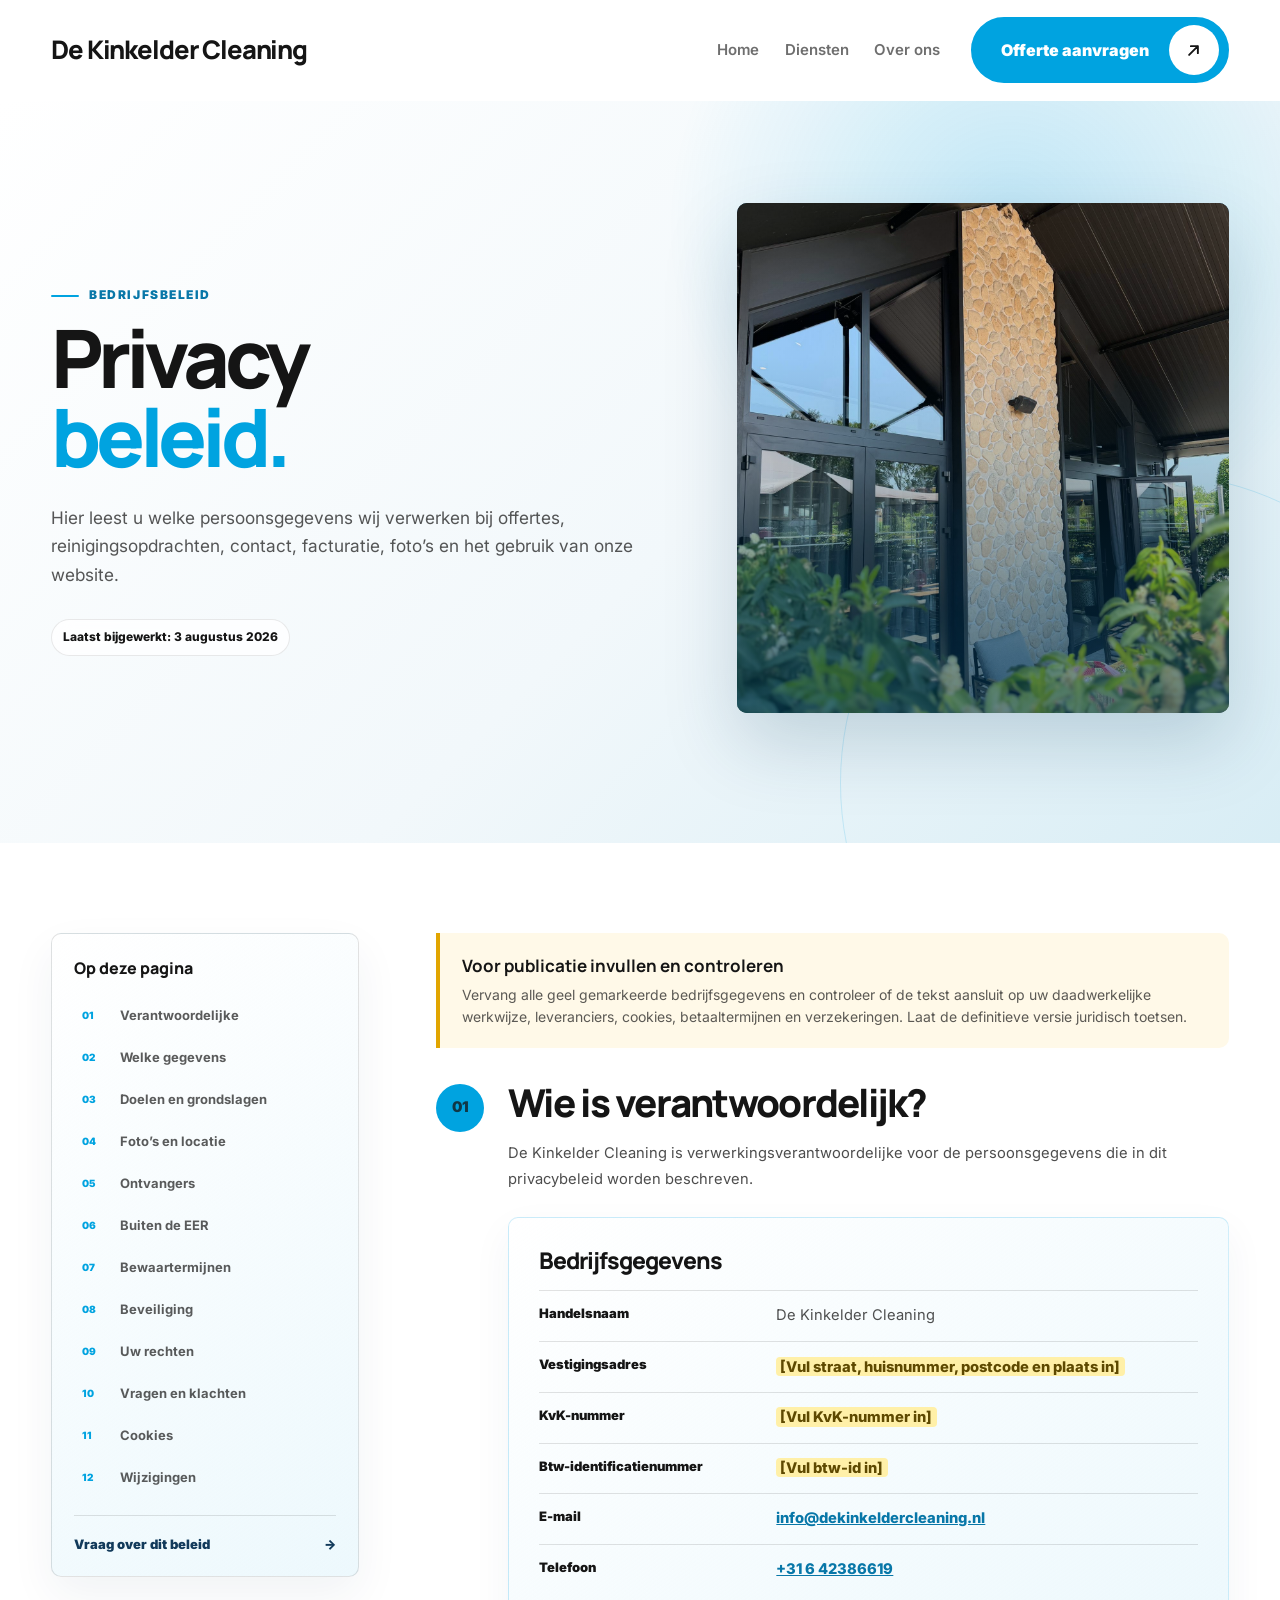
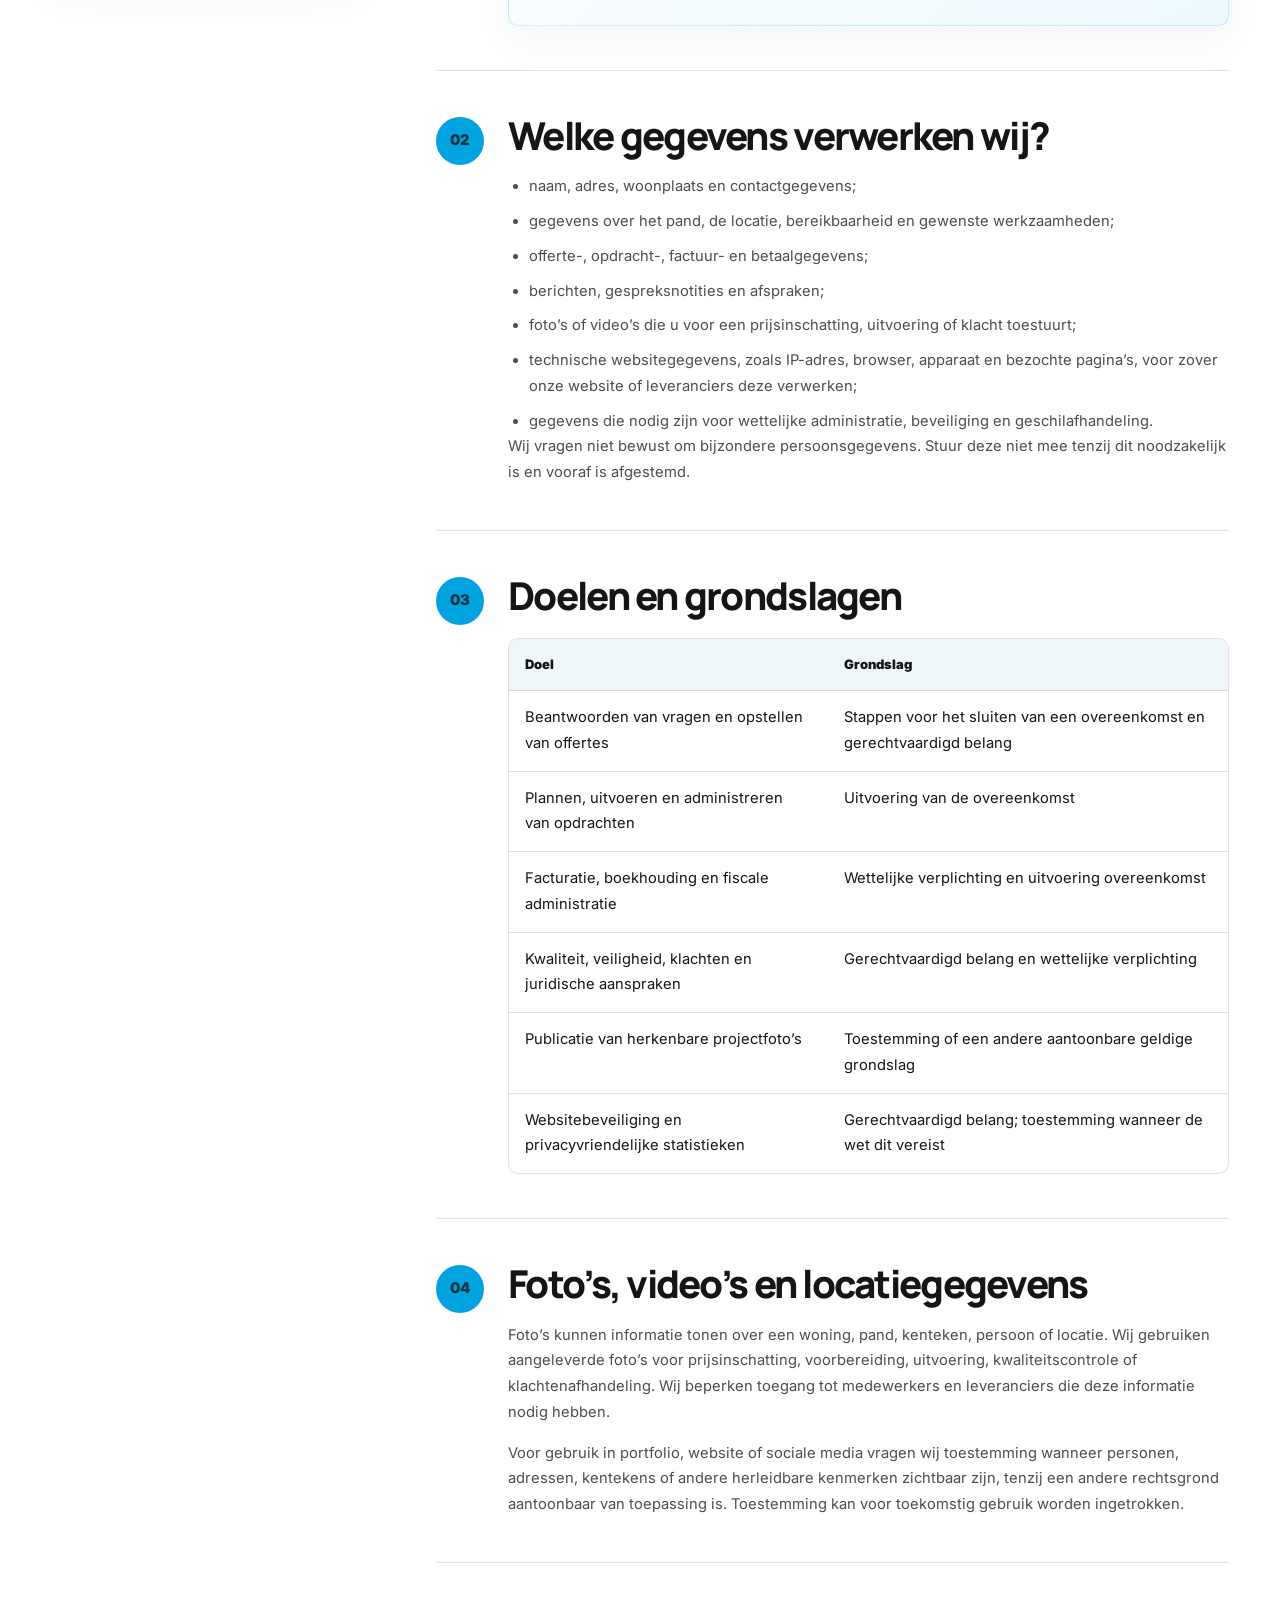
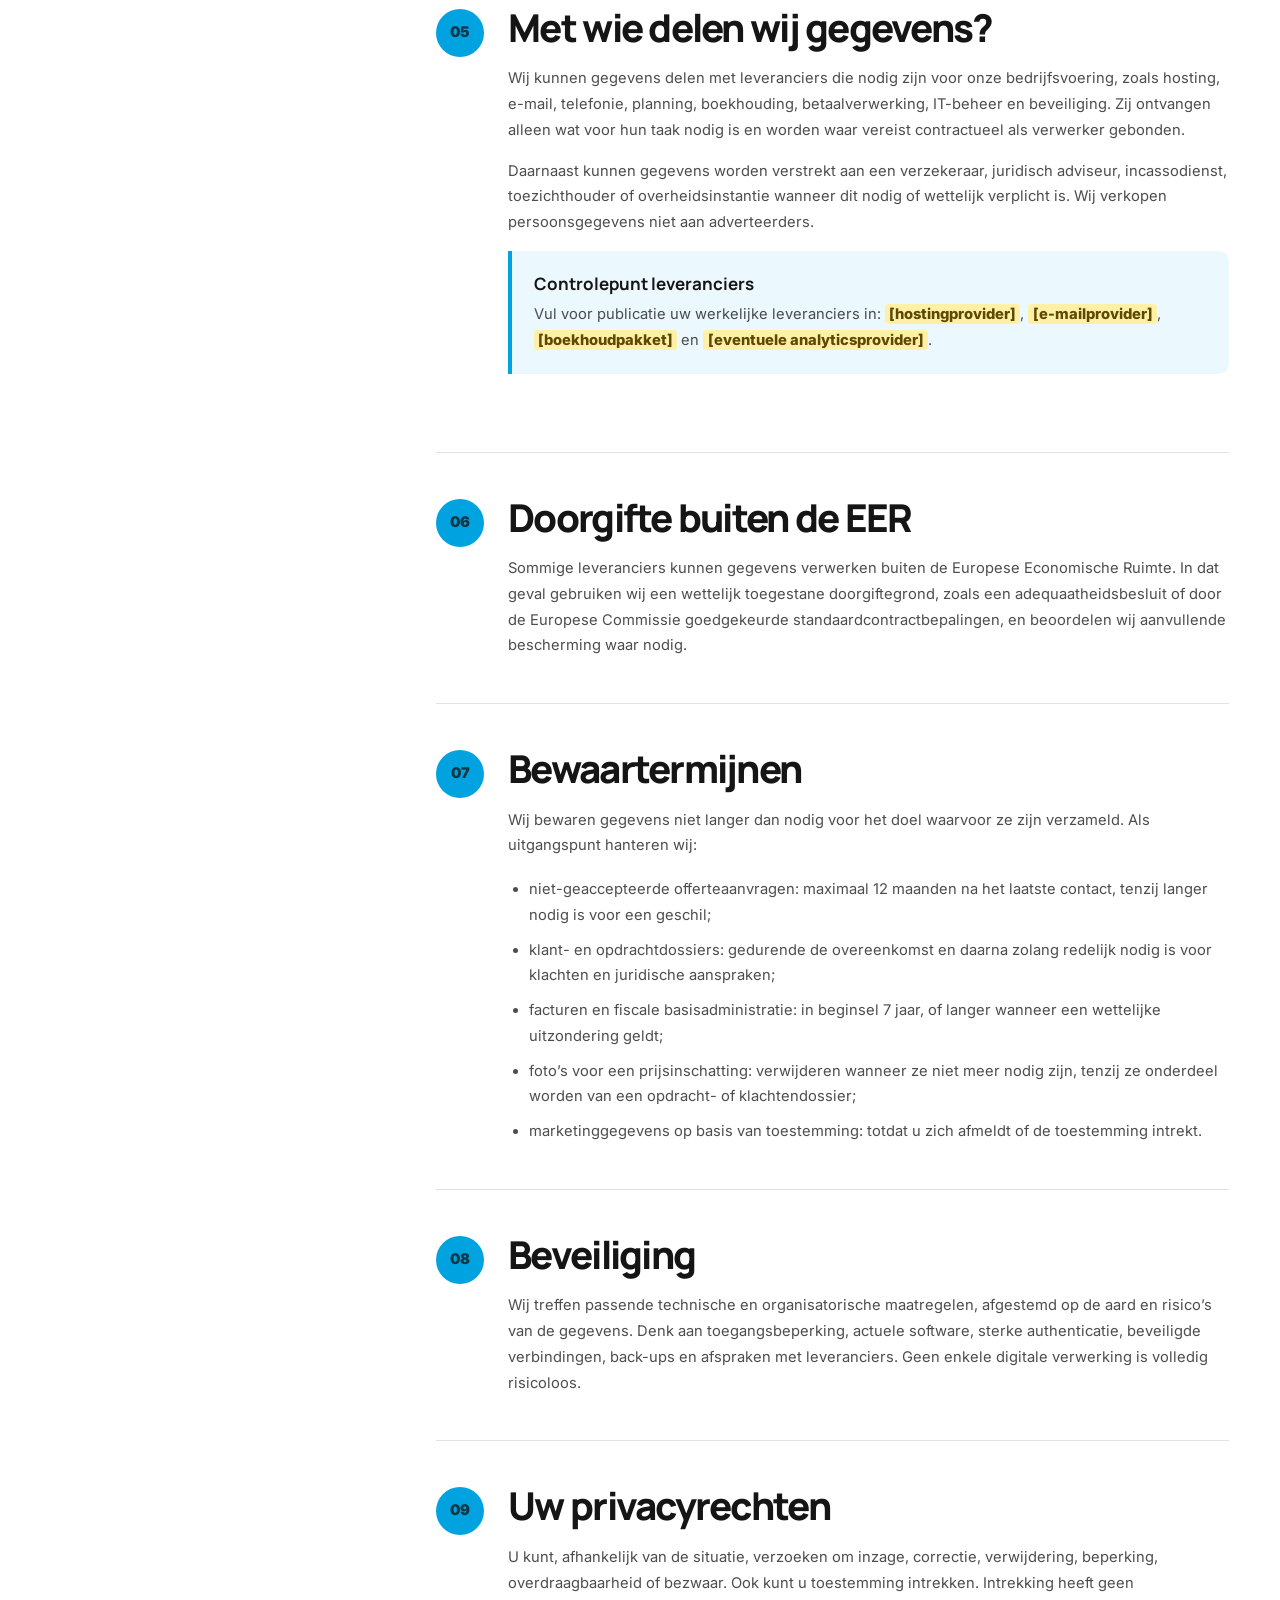
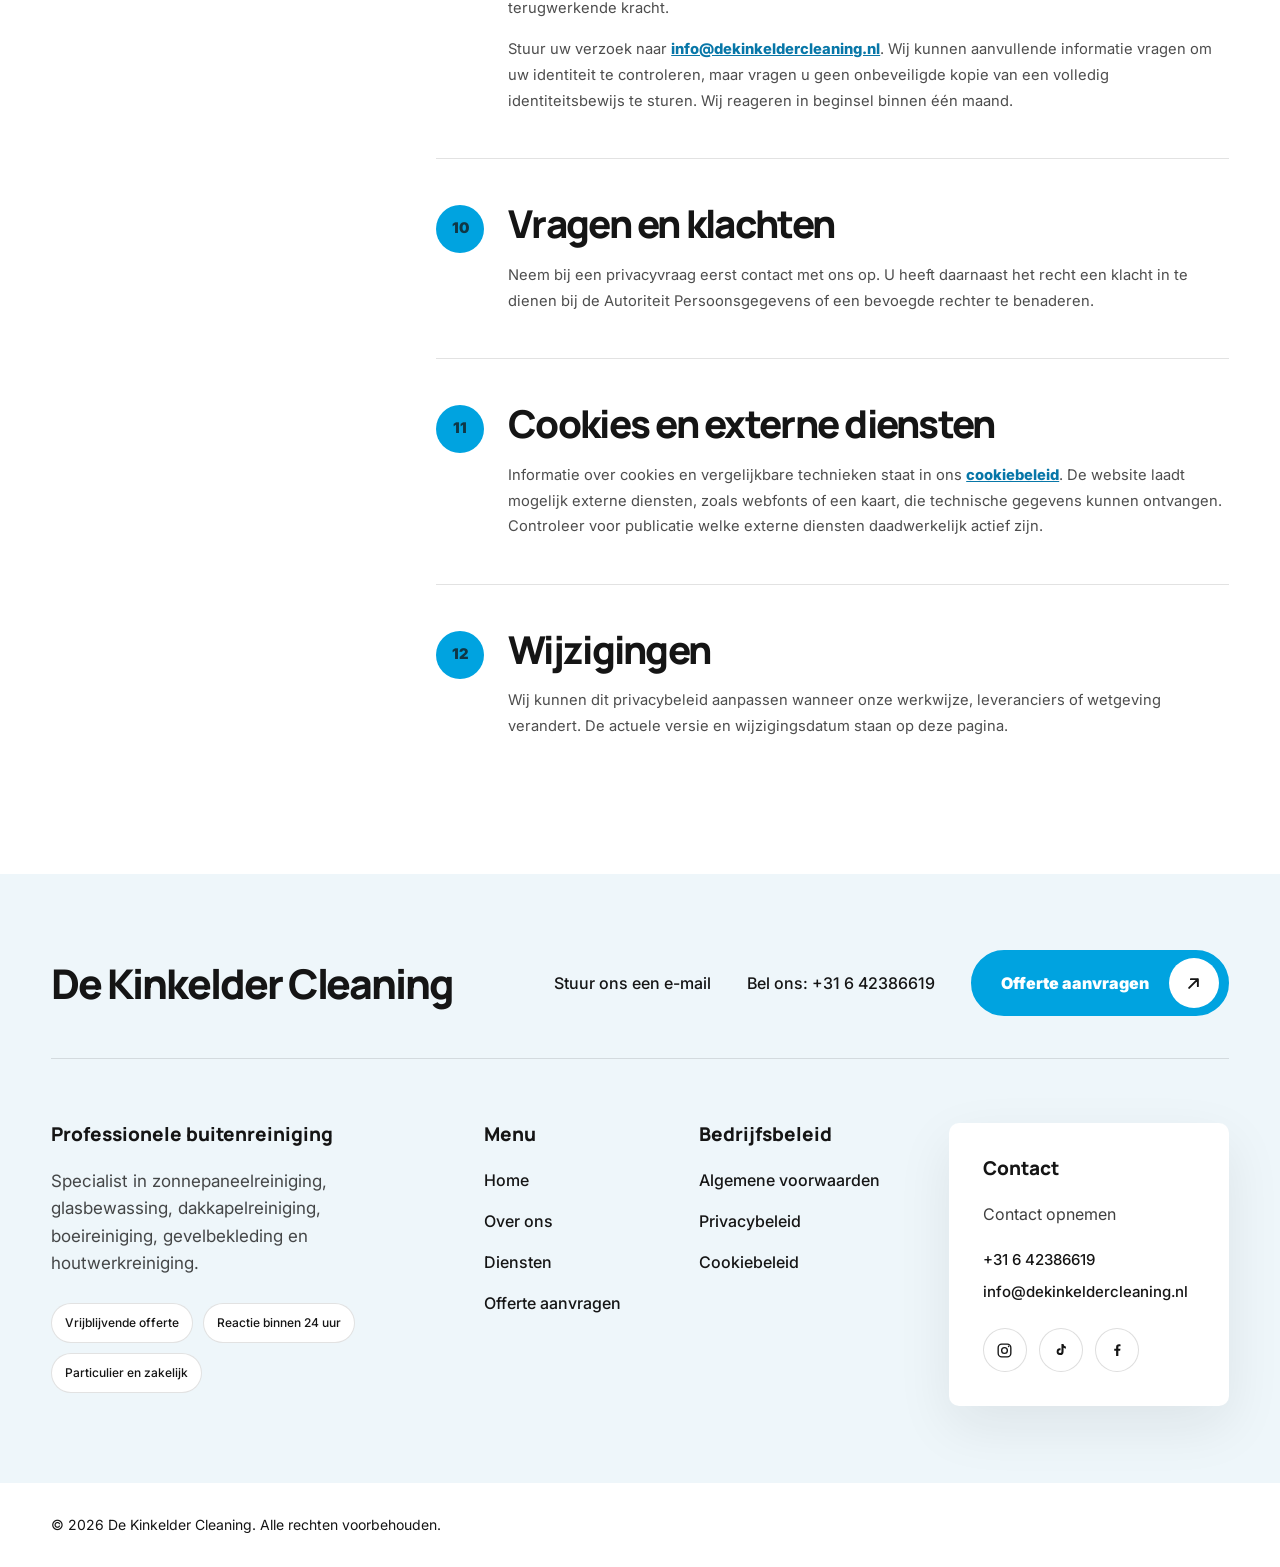
<file: privacybeleid.html>
<!doctype html>

<html lang="nl">
<head>
  <meta charset="utf-8">
  <meta name="viewport" content="width=device-width, initial-scale=1">
  <meta name="description" content="Privacybeleid van De Kinkelder Cleaning over offertes, opdrachten, foto’s, contact, facturatie en websitegebruik.">
  <title>Privacybeleid | De Kinkelder Cleaning</title>
  <link rel="preconnect" href="https://fonts.googleapis.com">
  <link rel="preconnect" href="https://fonts.gstatic.com" crossorigin>
  <link href="https://fonts.googleapis.com/css2?family=Inter:wght@400;500;600;700;800;900&family=Manrope:wght@600;700;800;900&display=swap" rel="stylesheet">
  <link rel="stylesheet" href="/styles.css">
  <script src="/index.js" defer></script>
</head>
<body class="policy-page policy-page--privacy">
<header class="site-header" data-site-header="">
<div class="site-header__shell">
<a aria-label="De Kinkelder Cleaning home" class="header-brand" href="/">
        De Kinkelder Cleaning
      </a>
<button aria-controls="site-navigation" aria-expanded="false" aria-label="Menu openen" class="menu-toggle" data-menu-toggle="" type="button">
<span class="menu-toggle__line"></span>
<span class="menu-toggle__line"></span>
<span class="menu-toggle__line"></span>
</button>
<nav aria-hidden="false" aria-label="Hoofdnavigatie" class="site-nav" data-site-nav="" id="site-navigation">
<ul class="site-nav__links">
<li><a class="site-nav__link" href="/">Home</a></li>
<li><a class="site-nav__link" href="/diensten.html">Diensten</a></li>
<li><a class="site-nav__link" href="/over-ons.html">Over ons</a></li>
</ul>
<a class="button button--quote site-nav__cta" href="/offerte-aanvragen.html">
<span>Offerte aanvragen</span>
<span aria-hidden="true" class="button__icon">
<svg viewbox="0 0 24 24"><path d="M7 17 17 7M9 7h8v8" fill="none" stroke="currentColor" stroke-linecap="round" stroke-linejoin="round" stroke-width="2.2"></path></svg>
</span>
</a>
</nav>
</div>
</header>
<main id="main-content">

<section class="policy-hero" aria-labelledby="policy-title">
  <div class="section-inner policy-hero__grid">
    <div class="policy-hero__copy">
      <p class="about-eyebrow">Bedrijfsbeleid</p>
      <h1 id="policy-title">Privacy <span>beleid.</span></h1>
      <p class="policy-hero__lead">Hier leest u welke persoonsgegevens wij verwerken bij offertes, reinigingsopdrachten, contact, facturatie, foto’s en het gebruik van onze website.</p>
      <div class="policy-hero__meta" aria-label="Documentinformatie">
        <span>Laatst bijgewerkt: 3 augustus 2026</span>
      </div>
    </div>
    <div class="policy-hero__visual">
      <div class="policy-hero__image-wrap">
        <img src="/Bedrijfspand met houten gevel en beplanting.JPG" alt="Bedrijfspand met houten gevel, glas en groene beplanting" width="1100" height="800" loading="eager" fetchpriority="high" decoding="async">
      </div>
    </div>
  </div>
</section>
<section class="policy-main">
  <div class="section-inner policy-layout">
    <aside class="policy-sidebar" aria-label="Inhoudsopgave">
      <div class="policy-sidebar__inner">
        <p class="policy-sidebar__title">Op deze pagina</p>
        <ol><li><a href="#verantwoordelijke"><span>01</span>Verantwoordelijke</a></li><li><a href="#gegevens"><span>02</span>Welke gegevens</a></li><li><a href="#doelen"><span>03</span>Doelen en grondslagen</a></li><li><a href="#fotos"><span>04</span>Foto’s en locatie</a></li><li><a href="#delen"><span>05</span>Ontvangers</a></li><li><a href="#buiten-eer"><span>06</span>Buiten de EER</a></li><li><a href="#bewaren"><span>07</span>Bewaartermijnen</a></li><li><a href="#beveiliging"><span>08</span>Beveiliging</a></li><li><a href="#rechten"><span>09</span>Uw rechten</a></li><li><a href="#klacht"><span>10</span>Vragen en klachten</a></li><li><a href="#cookies"><span>11</span>Cookies</a></li><li><a href="#wijzigingen"><span>12</span>Wijzigingen</a></li></ol>
        <a class="policy-sidebar__contact" href="mailto:info@dekinkeldercleaning.nl">Vraag over dit beleid <span aria-hidden="true">→</span></a>
      </div>
    </aside>
    <article class="policy-content">

<div class="policy-notice policy-notice--warning" role="note">
  <strong>Voor publicatie invullen en controleren</strong>
  <p>Vervang alle geel gemarkeerde bedrijfsgegevens en controleer of de tekst aansluit op uw daadwerkelijke werkwijze, leveranciers, cookies, betaaltermijnen en verzekeringen. Laat de definitieve versie juridisch toetsen.</p>
</div>

<section id="verantwoordelijke" class="policy-section">
  <p class="policy-section__number">01</p><h2>Wie is verantwoordelijk?</h2>
  <p>De Kinkelder Cleaning is verwerkingsverantwoordelijke voor de persoonsgegevens die in dit privacybeleid worden beschreven.</p>

<div class="policy-company-card">
  <h2>Bedrijfsgegevens</h2>
  <dl>
    <div><dt>Handelsnaam</dt><dd>De Kinkelder Cleaning</dd></div>
    <div><dt>Vestigingsadres</dt><dd><span class="policy-placeholder">[Vul straat, huisnummer, postcode en plaats in]</span></dd></div>
    <div><dt>KvK-nummer</dt><dd><span class="policy-placeholder">[Vul KvK-nummer in]</span></dd></div>
    <div><dt>Btw-identificatienummer</dt><dd><span class="policy-placeholder">[Vul btw-id in]</span></dd></div>
    <div><dt>E-mail</dt><dd><a href="mailto:info@dekinkeldercleaning.nl">info@dekinkeldercleaning.nl</a></dd></div>
    <div><dt>Telefoon</dt><dd><a href="tel:+31642386619">+31 6 42386619</a></dd></div>
  </dl>
</div>
</section>
<section id="gegevens" class="policy-section">
  <p class="policy-section__number">02</p><h2>Welke gegevens verwerken wij?</h2>
  <ul>
    <li>naam, adres, woonplaats en contactgegevens;</li>
    <li>gegevens over het pand, de locatie, bereikbaarheid en gewenste werkzaamheden;</li>
    <li>offerte-, opdracht-, factuur- en betaalgegevens;</li>
    <li>berichten, gespreksnotities en afspraken;</li>
    <li>foto’s of video’s die u voor een prijsinschatting, uitvoering of klacht toestuurt;</li>
    <li>technische websitegegevens, zoals IP-adres, browser, apparaat en bezochte pagina’s, voor zover onze website of leveranciers deze verwerken;</li>
    <li>gegevens die nodig zijn voor wettelijke administratie, beveiliging en geschilafhandeling.</li>
  </ul>
  <p>Wij vragen niet bewust om bijzondere persoonsgegevens. Stuur deze niet mee tenzij dit noodzakelijk is en vooraf is afgestemd.</p>
</section>
<section id="doelen" class="policy-section">
  <p class="policy-section__number">03</p><h2>Doelen en grondslagen</h2>
  <div class="policy-table-wrap"><table class="policy-table"><thead><tr><th>Doel</th><th>Grondslag</th></tr></thead><tbody>
    <tr><td>Beantwoorden van vragen en opstellen van offertes</td><td>Stappen voor het sluiten van een overeenkomst en gerechtvaardigd belang</td></tr>
    <tr><td>Plannen, uitvoeren en administreren van opdrachten</td><td>Uitvoering van de overeenkomst</td></tr>
    <tr><td>Facturatie, boekhouding en fiscale administratie</td><td>Wettelijke verplichting en uitvoering overeenkomst</td></tr>
    <tr><td>Kwaliteit, veiligheid, klachten en juridische aanspraken</td><td>Gerechtvaardigd belang en wettelijke verplichting</td></tr>
    <tr><td>Publicatie van herkenbare projectfoto’s</td><td>Toestemming of een andere aantoonbare geldige grondslag</td></tr>
    <tr><td>Websitebeveiliging en privacyvriendelijke statistieken</td><td>Gerechtvaardigd belang; toestemming wanneer de wet dit vereist</td></tr>
  </tbody></table></div>
</section>
<section id="fotos" class="policy-section">
  <p class="policy-section__number">04</p><h2>Foto’s, video’s en locatiegegevens</h2>
  <p>Foto’s kunnen informatie tonen over een woning, pand, kenteken, persoon of locatie. Wij gebruiken aangeleverde foto’s voor prijsinschatting, voorbereiding, uitvoering, kwaliteitscontrole of klachtenafhandeling. Wij beperken toegang tot medewerkers en leveranciers die deze informatie nodig hebben.</p>
  <p>Voor gebruik in portfolio, website of sociale media vragen wij toestemming wanneer personen, adressen, kentekens of andere herleidbare kenmerken zichtbaar zijn, tenzij een andere rechtsgrond aantoonbaar van toepassing is. Toestemming kan voor toekomstig gebruik worden ingetrokken.</p>
</section>
<section id="delen" class="policy-section">
  <p class="policy-section__number">05</p><h2>Met wie delen wij gegevens?</h2>
  <p>Wij kunnen gegevens delen met leveranciers die nodig zijn voor onze bedrijfsvoering, zoals hosting, e-mail, telefonie, planning, boekhouding, betaalverwerking, IT-beheer en beveiliging. Zij ontvangen alleen wat voor hun taak nodig is en worden waar vereist contractueel als verwerker gebonden.</p>
  <p>Daarnaast kunnen gegevens worden verstrekt aan een verzekeraar, juridisch adviseur, incassodienst, toezichthouder of overheidsinstantie wanneer dit nodig of wettelijk verplicht is. Wij verkopen persoonsgegevens niet aan adverteerders.</p>
  <div class="policy-notice"><strong>Controlepunt leveranciers</strong><p>Vul voor publicatie uw werkelijke leveranciers in: <span class="policy-placeholder">[hostingprovider]</span>, <span class="policy-placeholder">[e-mailprovider]</span>, <span class="policy-placeholder">[boekhoudpakket]</span> en <span class="policy-placeholder">[eventuele analyticsprovider]</span>.</p></div>
</section>
<section id="buiten-eer" class="policy-section">
  <p class="policy-section__number">06</p><h2>Doorgifte buiten de EER</h2>
  <p>Sommige leveranciers kunnen gegevens verwerken buiten de Europese Economische Ruimte. In dat geval gebruiken wij een wettelijk toegestane doorgiftegrond, zoals een adequaatheidsbesluit of door de Europese Commissie goedgekeurde standaardcontractbepalingen, en beoordelen wij aanvullende bescherming waar nodig.</p>
</section>
<section id="bewaren" class="policy-section">
  <p class="policy-section__number">07</p><h2>Bewaartermijnen</h2>
  <p>Wij bewaren gegevens niet langer dan nodig voor het doel waarvoor ze zijn verzameld. Als uitgangspunt hanteren wij:</p>
  <ul>
    <li>niet-geaccepteerde offerteaanvragen: maximaal 12 maanden na het laatste contact, tenzij langer nodig is voor een geschil;</li>
    <li>klant- en opdrachtdossiers: gedurende de overeenkomst en daarna zolang redelijk nodig is voor klachten en juridische aanspraken;</li>
    <li>facturen en fiscale basisadministratie: in beginsel 7 jaar, of langer wanneer een wettelijke uitzondering geldt;</li>
    <li>foto’s voor een prijsinschatting: verwijderen wanneer ze niet meer nodig zijn, tenzij ze onderdeel worden van een opdracht- of klachtendossier;</li>
    <li>marketinggegevens op basis van toestemming: totdat u zich afmeldt of de toestemming intrekt.</li>
  </ul>
</section>
<section id="beveiliging" class="policy-section">
  <p class="policy-section__number">08</p><h2>Beveiliging</h2>
  <p>Wij treffen passende technische en organisatorische maatregelen, afgestemd op de aard en risico’s van de gegevens. Denk aan toegangsbeperking, actuele software, sterke authenticatie, beveiligde verbindingen, back-ups en afspraken met leveranciers. Geen enkele digitale verwerking is volledig risicoloos.</p>
</section>
<section id="rechten" class="policy-section">
  <p class="policy-section__number">09</p><h2>Uw privacyrechten</h2>
  <p>U kunt, afhankelijk van de situatie, verzoeken om inzage, correctie, verwijdering, beperking, overdraagbaarheid of bezwaar. Ook kunt u toestemming intrekken. Intrekking heeft geen terugwerkende kracht.</p>
  <p>Stuur uw verzoek naar <a href="mailto:info@dekinkeldercleaning.nl">info@dekinkeldercleaning.nl</a>. Wij kunnen aanvullende informatie vragen om uw identiteit te controleren, maar vragen u geen onbeveiligde kopie van een volledig identiteitsbewijs te sturen. Wij reageren in beginsel binnen één maand.</p>
</section>
<section id="klacht" class="policy-section">
  <p class="policy-section__number">10</p><h2>Vragen en klachten</h2>
  <p>Neem bij een privacyvraag eerst contact met ons op. U heeft daarnaast het recht een klacht in te dienen bij de Autoriteit Persoonsgegevens of een bevoegde rechter te benaderen.</p>
</section>
<section id="cookies" class="policy-section">
  <p class="policy-section__number">11</p><h2>Cookies en externe diensten</h2>
  <p>Informatie over cookies en vergelijkbare technieken staat in ons <a href="/cookiebeleid.html">cookiebeleid</a>. De website laadt mogelijk externe diensten, zoals webfonts of een kaart, die technische gegevens kunnen ontvangen. Controleer voor publicatie welke externe diensten daadwerkelijk actief zijn.</p>
</section>
<section id="wijzigingen" class="policy-section">
  <p class="policy-section__number">12</p><h2>Wijzigingen</h2>
  <p>Wij kunnen dit privacybeleid aanpassen wanneer onze werkwijze, leveranciers of wetgeving verandert. De actuele versie en wijzigingsdatum staan op deze pagina.</p>
</section>

</article>

  </div>
</section>
</main>
<footer class="site-footer" id="contact">
    <div class="site-footer__main">
      <div class="section-inner">
        <div class="site-footer__header">
          <a class="site-brand site-brand--footer" href="/">
            <span class="site-brand__name">De Kinkelder Cleaning</span>
          </a>
          <div class="site-footer__top-actions">
            <a href="mailto:info@dekinkeldercleaning.nl">Stuur ons een e-mail</a>
            <a href="tel:+31642386619">Bel ons: +31 6 42386619</a>
            <a class="button button--quote" href="/offerte-aanvragen.html">
              <span>Offerte aanvragen</span>
              <span class="button__icon" aria-hidden="true">
                <svg viewBox="0 0 24 24"><path d="M7 17 17 7M9 7h8v8" fill="none" stroke="currentColor" stroke-width="2.2" stroke-linecap="round" stroke-linejoin="round"></path></svg>
              </span>
            </a>
          </div>
        </div>

    <div class="site-footer__grid">
      <section class="site-footer__column site-footer__intro">
        <h2>Professionele buitenreiniging</h2>
        <p>Specialist in zonnepaneelreiniging, glasbewassing, dakkapelreiniging, boeireiniging, gevelbekleding en houtwerkreiniging.</p>
        <div class="site-footer__badges" aria-label="Kenmerken">
          <span>Vrijblijvende offerte</span>
          <span>Reactie binnen 24 uur</span>
          <span>Particulier en zakelijk</span>
        </div>
      </section>

      <nav class="site-footer__column" aria-label="Footermenu">
        <h2>Menu</h2>
        <ul class="site-footer__links">
          <li><a href="/">Home</a></li>
          <li><a href="/over-ons.html">Over ons</a></li>
          <li><a href="/diensten.html">Diensten</a></li>
          <li><a href="/offerte-aanvragen.html">Offerte aanvragen</a></li>
        </ul>
      </nav>

      <nav class="site-footer__column" aria-label="Bedrijfsbeleid">
        <h2>Bedrijfsbeleid</h2>
        <ul class="site-footer__links">
          <li><a href="/algemene-voorwaarden.html">Algemene voorwaarden</a></li>
          <li><a href="/privacybeleid.html">Privacybeleid</a></li>
          <li><a href="/cookiebeleid.html">Cookiebeleid</a></li>
        </ul>
      </nav>

      <section class="site-footer__contact-card">
        <h2>Contact</h2>
        <p>Contact opnemen</p>
        <div class="site-footer__contact-details">
          <a href="tel:+31642386619">+31 6 42386619</a>
          <a href="mailto:info@dekinkeldercleaning.nl">info@dekinkeldercleaning.nl</a>
        </div>
        <div class="site-footer__socials" aria-label="Social media">
          <a href="https://www.instagram.com/dekinkeldercleaning/" target="_blank" rel="noopener noreferrer" aria-label="Instagram">
            <svg class="social-icon social-icon--instagram" viewBox="0 0 24 24" aria-hidden="true"><rect x="4" y="4" width="16" height="16" rx="4.5" fill="none" stroke="currentColor" stroke-width="1.7"></rect><circle cx="12" cy="12" r="3.6" fill="none" stroke="currentColor" stroke-width="1.7"></circle><circle cx="17.2" cy="6.8" r="1" fill="currentColor"></circle></svg>
          </a>
          <a href="https://www.tiktok.com/@de.kinkelder.cleaning" target="_blank" rel="noopener noreferrer" aria-label="TikTok">
            <svg class="social-icon social-icon--tiktok" viewBox="0 0 24 24" aria-hidden="true"><path d="M15.4 4v10.2a4.6 4.6 0 1 1-4-4.6v2.8a1.9 1.9 0 1 0 1.2 1.8V4h2.8c.2 1.8 1.3 3 3.1 3.4v2.8a7.1 7.1 0 0 1-3.1-1.1V4z" fill="currentColor"></path></svg>
          </a>
          <a href="https://www.facebook.com/groups/691220777558816/user/61578191639382/" target="_blank" rel="noopener noreferrer" aria-label="Facebook">
            <svg class="social-icon social-icon--facebook" viewBox="0 0 24 24" aria-hidden="true"><path d="M13.8 20v-7h2.4l.4-2.8h-2.8V8.4c0-.8.2-1.4 1.4-1.4h1.5V4.5c-.3 0-1.2-.1-2.2-.1-2.2 0-3.7 1.3-3.7 3.8v2H8.3V13h2.5v7h3z" fill="currentColor"></path></svg>
          </a>
        </div>
      </section>
    </div>
  </div>
</div>

<div class="site-footer__bottom">
  <div class="section-inner site-footer__bottom-inner">
    <p>&copy; <span data-current-year>2026</span> De Kinkelder Cleaning. Alle rechten voorbehouden.</p>
  </div>
</div>

  </footer>
</body>
</html>
</file>
<file: styles.css>
:root {
  --dk-blue: #00a3e0;
  --dk-blue-mid: #0877a8;
  --dk-blue-deep: #063a5a;
  --dk-blue-ink: #123a5b;
  --dk-page: #f8f8f8;
  --dk-soft-blue: #eef6fa;
  --dk-ink: #151515;
  --dk-gray: #787878;
  --dk-white: #ffffff;
  --dk-line: rgba(21, 21, 21, 0.12);
  --dk-line-dark: rgba(255, 255, 255, 0.18);
  --dk-shadow: 0 20px 55px rgba(21, 21, 21, 0.08);
  --dk-radius: 10px;
  --dk-container: 1440px;
  --dk-gutter: clamp(18px, 4vw, 64px);
  --dk-heading: "Manrope", Arial, Helvetica, sans-serif;
  --dk-body: "Inter", Arial, Helvetica, sans-serif;
}

*,
*::before,
*::after {
  box-sizing: border-box;
}

html {
  scroll-behavior: smooth;
}

body {
  margin: 0;
  min-width: 320px;
  overflow-x: hidden;
  background: var(--dk-page);
  color: var(--dk-ink);
  font-family: var(--dk-body);
  line-height: 1.55;
}

img,
svg {
  max-width: 100%;
}

a {
  color: inherit;
}

button,
input,
select,
textarea {
  font: inherit;
}

h1,
h2,
h3,
p {
  margin: 0;
}

.section-inner {
  width: min(100%, var(--dk-container));
  margin-inline: auto;
}

.page-shell {
  min-height: 100vh;
}

.page-band {
  width: 100%;
  margin: 0;
  padding: clamp(54px, 7vw, 96px) var(--dk-gutter);
}

.page-band--services,
.page-band--branches,
.page-band--process {
  background: var(--dk-soft-blue);
}

.page-band--why,
.page-band--faq {
  background: var(--dk-white);
}

.eyebrow {
  margin-bottom: 14px;
  color: inherit;
  font-size: 12px;
  font-weight: 900;
  letter-spacing: 0.14em;
  text-transform: uppercase;
}

/* Header */

.site-header {
  width: 100%;
  background: var(--dk-soft-blue);
}

.site-header__inner {
  min-height: 150px;
  display: flex;
  align-items: center;
  justify-content: space-between;
  gap: 36px;
  padding: 32px var(--dk-gutter);
  border-bottom: 1px solid var(--dk-line);
}

.site-brand {
  min-width: 0;
  display: inline-flex;
  flex-direction: column;
  align-items: flex-start;
  color: var(--dk-ink);
  text-decoration: none;
}

.site-brand__logo {
  width: 52px;
  height: 52px;
  display: inline-grid;
  place-items: center;
  margin-bottom: 10px;
  border-radius: 10px;
  background: linear-gradient(145deg, var(--dk-blue), var(--dk-blue-deep));
  color: var(--dk-white);
  font-size: 14px;
  font-weight: 900;
  box-shadow: 0 12px 30px rgba(6, 58, 90, 0.18);
}

.site-brand__name {
  font-family: var(--dk-heading);
  font-size: clamp(27px, 3vw, 42px);
  font-weight: 900;
  line-height: 1;
  letter-spacing: -0.05em;
}

.site-header__actions {
  display: flex;
  align-items: center;
  justify-content: flex-end;
  gap: clamp(20px, 2.8vw, 38px);
}

.site-header__text-link {
  font-weight: 900;
  text-decoration: none;
}

.site-footer__top-actions > a:not(.button) {
  font-weight: 500;
  text-decoration: none;
}

.site-header__text-link:hover,
.site-footer__top-actions > a:not(.button):hover {
  color: var(--dk-blue-mid);
}

/* Buttons */

.button {
  min-height: 48px;
  display: inline-flex;
  align-items: center;
  justify-content: center;
  gap: 10px;
  padding: 0 20px;
  border: 2px solid var(--dk-ink);
  border-radius: 999px;
  font-weight: 900;
  line-height: 1;
  text-decoration: none;
  cursor: pointer;
  transition:
    transform 0.2s ease,
    background-color 0.2s ease,
    border-color 0.2s ease,
    color 0.2s ease;
}

.button:hover {
  transform: translateY(-2px);
}

.button:focus-visible {
  outline: 3px solid rgba(0, 163, 224, 0.35);
  outline-offset: 3px;
}

.button--primary {
  background: var(--dk-ink);
  color: var(--dk-white);
}

.button--secondary {
  background: transparent;
  color: var(--dk-ink);
}

/*
  De tekst van "Offerte aanvragen" is expliciet wit.
  De ronde pijl blijft wit met een donkere pijl.
*/
.button--quote,
.button--quote:link,
.button--quote:visited {
  min-height: 62px;
  padding: 6px 8px 6px 28px;
  border-color: var(--dk-blue);
  background: var(--dk-blue);
  color: var(--dk-white);
}

.button--quote > span:first-child {
  color: var(--dk-white);
}

.button--quote:hover,
.button--quote:focus-visible,
.button--quote:active {
  border-color: var(--dk-blue-mid);
  background: var(--dk-blue-mid);
  color: var(--dk-white);
}

.button--quote .button__icon {
  width: 50px;
  height: 50px;
  display: inline-grid;
  flex: 0 0 auto;
  place-items: center;
  margin-left: 10px;
  border-radius: 50%;
  background: var(--dk-white);
  color: var(--dk-ink);
}

.button--quote .button__icon svg {
  width: 21px;
  height: 21px;
  display: block;
}

/* Hero */

.page-band--hero {
  min-height: clamp(620px, 82vh, 820px);
  display: flex;
  align-items: center;
  background:
    radial-gradient(circle at 70% 18%, rgba(0, 163, 224, 0.2), transparent 30%),
    linear-gradient(
      135deg,
      rgba(255, 255, 255, 0.98) 0%,
      #f2f8fb 54%,
      rgba(0, 163, 224, 0.12) 100%
    );
}

.hero-layout {
  display: grid;
  grid-template-columns: minmax(0, 0.95fr) minmax(320px, 0.82fr);
  gap: clamp(28px, 5vw, 74px);
  align-items: center;
}

/* Desktop */
.hero-layout h1 {
  font-size: clamp(34px, 3.6vw, 50px);
  line-height: 1.08;
  letter-spacing: -0.045em;
}

.hero__lead {
  max-width: 650px;
  margin-top: 20px;
  margin-bottom: 24px;
  color: rgba(21, 21, 21, 0.74);
  font-size: clamp(14px, 1.15vw, 16px);
  line-height: 1.5;
}

@media (max-width: 760px) {
  .hero__lead {
    max-width: 100%;
    font-size: 14px;
    margin-top: 20px;
    line-height: 1.55;
  }
}

.hero__actions {
  display: flex;
  flex-wrap: wrap;
  gap: 12px;
  margin-top: 26px;
}

.check-list {
  display: grid;
  gap: 18px;
  margin: 0;
  padding: 0;
  color: rgba(21, 21, 21, 0.78);
  font-weight: 700;
  list-style: none;
}

.check-list li {
  position: relative;
  padding-left: 26px;
}

.check-list li::before {
  content: "";
  position: absolute;
  left: 0;
  top: 0.55em;
  width: 11px;
  height: 7px;
  border-bottom: 2px solid var(--dk-blue);
  border-left: 2px solid var(--dk-blue);
  transform: rotate(-45deg);
}

/* Mobiele weergave */
@media (max-width: 767px) {
  .check-list {
    gap: 14px;
    font-size: 14px;
  }

  .check-list li {
    padding-left: 21px;
  }

  .check-list li::before {
    top: 0.5em;
    width: 8px;
    height: 5px;
    border-width: 0 0 2px 2px;
  }
}

.hero-visual {
  position: relative;
  min-height: 500px;
}

.badge {
  position: absolute;
  top: 24px;
  left: -8px;
  z-index: 3;
  width: max-content;
  max-width: none;
  min-height: 54px;
  display: inline-flex;
  align-items: center;
  justify-content: center;
  padding: 12px 22px;
  border-radius: 999px;
  background: var(--dk-blue);
  color: var(--dk-white);
  font-size: clamp(12px, 0.8vw, 14px);
  font-weight: 900;
  line-height: 1;
  letter-spacing: -0.02em;
  white-space: nowrap;
  transform: rotate(-8deg);
  transform-origin: center;
  box-shadow: var(--dk-shadow);
}

@media (max-width: 767px) {
  .badge {
    top: 18px;
    left: 8px;
    min-height: 48px;
    padding: 10px 17px;
    font-size: 11px;
  }
}

.photo-card {
  position: relative;
  overflow: hidden;
  min-height: 260px;
  border-radius: var(--dk-radius);
  background:
    linear-gradient(135deg, rgba(6, 58, 90, 0.84), rgba(0, 163, 224, 0.28)),
    repeating-linear-gradient(
      45deg,
      rgba(255, 255, 255, 0.12) 0 10px,
      transparent 10px 20px
    );
  color: var(--dk-white);
  box-shadow: var(--dk-shadow);
}

.photo-card::after {
  content: "";
  position: absolute;
  inset: 0;
  background: linear-gradient(180deg, transparent 34%, rgba(0, 0, 0, 0.42));
}

.photo-card strong,
.photo-card span {
  position: absolute;
  right: 20px;
  left: 20px;
  z-index: 2;
}

.photo-card strong {
  bottom: 50px;
  font-family: var(--dk-heading);
  font-size: 25px;
  line-height: 1.05;
}

.photo-card span {
  bottom: 22px;
  font-weight: 700;
  opacity: 0.86;
}

.photo-card--hero {
  min-height: 430px;
  margin-top: 26px;
  background:
    linear-gradient(135deg, rgba(0, 163, 224, 0.08), rgba(6, 58, 90, 0.8)),
    radial-gradient(circle at 30% 20%, rgba(255, 255, 255, 0.9), transparent 18%),
    linear-gradient(135deg, #dff4fb, #6fc5e7 48%, #123a5b);
}

.quote-card {
  position: absolute;
  right: -18px;
  bottom: -52px;
  z-index: 4;
  width: min(360px, 92%);
  padding: 22px;
  border-radius: var(--dk-radius);
  background: rgba(255, 255, 255, 0.96);
  box-shadow: var(--dk-shadow);
}

.quote-card__label {
  display: inline-flex;
  margin-bottom: 12px;
  padding: 7px 10px;
  border-radius: 999px;
  background: rgba(0, 163, 224, 0.14);
  color: var(--dk-blue-ink);
  font-size: 12px;
  font-weight: 900;
}

.quote-card h2 {
  margin-bottom: 16px;
  font-family: var(--dk-heading);
  font-size: 25px;
  line-height: 1.08;
  letter-spacing: -0.04em;
}

.quote-form {
  display: grid;
  gap: 10px;
}

.quote-form label {
  display: grid;
  gap: 6px;
  font-size: 12px;
  font-weight: 800;
}

.quote-form input,
.quote-form select {
  width: 100%;
  min-height: 42px;
  padding: 0 12px;
  border: 1px solid var(--dk-line);
  border-radius: var(--dk-radius);
  background-color: var(--dk-white);
  color: var(--dk-ink);
}

.quote-form select {
  appearance: none;
  padding-right: 48px;
  background-image: url("data:image/svg+xml,%3Csvg xmlns='http://www.w3.org/2000/svg' viewBox='0 0 24 24'%3E%3Cpath d='m7 10 5 5 5-5' fill='none' stroke='%23151515' stroke-width='2' stroke-linecap='round' stroke-linejoin='round'/%3E%3C/svg%3E");
  background-repeat: no-repeat;
  background-position: right 16px center;
  background-size: 18px;
}


/* Offerteformulier: blauwe knop "Start aanvraag" */
.quote-form .button--primary,
.quote-form button[type="submit"] {
  border-color: var(--dk-blue);
  background: var(--dk-blue);
  color: var(--dk-white);
}

.quote-form .button--primary:hover,
.quote-form .button--primary:focus-visible,
.quote-form button[type="submit"]:hover,
.quote-form button[type="submit"]:focus-visible {
  border-color: var(--dk-blue-mid);
  background: var(--dk-blue-mid);
  color: var(--dk-white);
}

.quote-form p {
  color: rgba(21, 21, 21, 0.62);
  font-size: 12px;
}

/* Trust strip */

.logo-strip {
  width: 100%;
  padding: 28px var(--dk-gutter);
  border-block: 1px solid var(--dk-line);
  background: var(--dk-white);
}

.logo-strip__inner {
  display: flex;
  justify-content: space-between;
  gap: 24px;
  color: rgba(21, 21, 21, 0.48);
  font-size: 13px;
  font-weight: 900;
  text-transform: uppercase;
}

/* Section headings */

.section-head {
  display: flex;
  align-items: flex-end;
  justify-content: space-between;
  gap: 28px;
  margin-bottom: 32px;
}

.section-head--process {
  display: block;
  max-width: 820px;
}

.section-head h2,
.why-layout h2,
.faq-layout h2 {
  font-family: var(--dk-heading);
  font-size: clamp(30px, 3.6vw, 52px);
  font-weight: 900;
  line-height: 1.04;
  letter-spacing: -0.05em;
}

.section-head > p {
  max-width: 540px;
  color: rgba(21, 21, 21, 0.68);
  font-size: 16px;
}

/* Services */

.service-carousel {
  position: relative;
}

.service-grid {
  display: grid;
  grid-template-columns: repeat(3, minmax(0, 1fr));
  gap: 18px;
}

.service-card {
  min-width: 0;
  min-height: 390px;
  display: flex;
  flex-direction: column;
  overflow: hidden;
  border: 1px solid var(--dk-line);
  border-radius: var(--dk-radius);
  background: var(--dk-white);
  box-shadow: 0 10px 28px rgba(21, 21, 21, 0.04);
  transition:
    transform 0.2s ease,
    box-shadow 0.2s ease;
}

.service-card:hover {
  transform: translateY(-4px);
  box-shadow: 0 16px 36px rgba(6, 58, 90, 0.12);
}

.service-card__visual {
  height: 184px;
  min-height: 184px;
  overflow: hidden;
  border-bottom: 1px solid rgba(21, 21, 21, 0.06);
  background: #eaf6fb;
  margin-bottom: 20px;
}

/*
 * Gebruik in de HTML:
 * <img class="service-card__image" src="images/..." alt="...">
 */
.service-card__image {
  width: 100%;
  height: 100%;
  display: block;
  object-fit: cover;
  object-position: center;
}

.service-card__number {
  width: fit-content;
  margin: 20px 20px 13px;
  padding: 6px 10px;
  border-radius: 999px;
  background: rgba(0, 163, 224, 0.12);
  color: var(--dk-blue-ink);
  font-size: 12px;
  font-weight: 800;
}

.service-card h3,
.service-card p,
.service-card > a {
  margin-inline: 20px;
}

.service-card h3 {
  margin-bottom: 9px;
  font-family: var(--dk-heading);
  font-size: 21px;
  font-weight: 800;
  line-height: 1.2;
}

.service-card p {
  color: rgba(21, 21, 21, 0.68);
  font-size: 14px;
  line-height: 1.55;
}

.service-card > a {
  margin-top: auto;
  margin-bottom: 20px;
  padding-top: 20px;
  color: var(--dk-blue-ink);
  font-size: 14px;
  font-weight: 800;
  text-decoration: none;
}

.service-card > a:hover {
  color: var(--dk-blue);
}

.service-carousel__controls {
  display: none;
}

.service-carousel__button {
  appearance: none;
  -webkit-appearance: none;
}

.service-carousel__hint {
  margin: 0;
}

/* Branches */

.branch-grid {
  display: grid;
  grid-template-columns: repeat(4, minmax(0, 1fr));
  gap: 18px;
}

.branch-grid article {
  min-height: 270px;
  display: flex;
  align-items: flex-end;
  padding: 18px;
  border-radius: var(--dk-radius);
  background:
    linear-gradient(180deg, rgba(255, 255, 255, 0), rgba(6, 58, 90, 0.62)),
    linear-gradient(135deg, rgba(0, 163, 224, 0.22), rgba(6, 58, 90, 0.82));
  color: var(--dk-white);
  box-shadow: var(--dk-shadow);
}

.branch-grid span {
  font-family: var(--dk-heading);
  font-size: 21px;
  font-weight: 900;
}

/* Why */

.why-layout {
  display: grid;
  grid-template-columns: 0.9fr 1.1fr;
  gap: 42px;
  align-items: center;
}

.why-layout h2 + .check-list {
  margin-top: 32px;
}

.photo-card--van {
  min-height: 390px;
  background:
    linear-gradient(135deg, rgba(255, 255, 255, 0.22), rgba(6, 58, 90, 0.66)),
    linear-gradient(90deg, #edf7fb, #89d6ee 46%, #123a5b);
}

/* FAQ */

.faq-layout {
  display: grid;
  grid-template-columns: 0.72fr 1.28fr;
  gap: 34px;
  align-items: start;
}

.faq-card {
  display: grid;
  gap: 12px;
}

.faq-card details {
  padding: 16px 18px;
  border: 1px solid var(--dk-line);
  border-radius: var(--dk-radius);
  background: linear-gradient(135deg, var(--dk-white), rgba(0, 163, 224, 0.08));
  box-shadow: 0 8px 20px rgba(21, 21, 21, 0.04);
}

.faq-card summary {
  display: flex;
  align-items: center;
  justify-content: space-between;
  gap: 18px;
  font-weight: 900;
  list-style: none;
  cursor: pointer;
}

.faq-card summary::-webkit-details-marker {
  display: none;
}

.faq-card__icon {
  width: 24px;
  height: 24px;
  flex: 0 0 auto;
  color: var(--dk-blue-ink);
  transition: transform 0.2s ease;
}

.faq-card details[open] .faq-card__icon {
  transform: rotate(180deg);
}

.faq-card p {
  margin-top: 10px;
  color: rgba(21, 21, 21, 0.68);
}

/* Process */

.process-grid {
  display: grid;
  grid-template-columns: repeat(4, minmax(0, 1fr));
  gap: 14px;
}

.process-grid article {
  padding: 22px;
  border: 1px solid var(--dk-line);
  border-radius: var(--dk-radius);
  background: linear-gradient(
    135deg,
    var(--dk-white) 0%,
    rgba(0, 163, 224, 0.1) 100%
  );
  box-shadow: 0 10px 28px rgba(21, 21, 21, 0.05);
}

.process-grid span {
  width: 40px;
  height: 40px;
  display: inline-grid;
  place-items: center;
  margin-bottom: 18px;
  border-radius: 50%;
  background: var(--dk-blue);
  color: var(--dk-white);
  font-weight: 900;
}

.process-grid h3 {
  margin-bottom: 8px;
  font-family: var(--dk-heading);
  font-size: 20px;
}

.process-grid p {
  color: rgba(21, 21, 21, 0.68);
  font-size: 14px;
}

/* Footer: volledige schermbreedte */

.site-footer {
  width: 100%;
  max-width: none;
  margin: 0;
  background: var(--dk-soft-blue);
  color: var(--dk-ink);
}

.site-footer__main {
  width: 100%;
  padding: clamp(54px, 6vw, 88px) var(--dk-gutter);
  background: var(--dk-soft-blue);
}

.site-footer__header {
  display: grid;
  grid-template-columns: minmax(300px, 1fr) auto;
  gap: 40px;
  align-items: center;
  padding-bottom: 42px;
  border-bottom: 1px solid var(--dk-line);
}

.site-brand--footer .site-brand__name {
  font-size: clamp(30px, 3.2vw, 46px);
}

/* Footertekst: gewone, rustige tekstdikte */
.site-footer__top-actions {
  display: flex;
  flex-wrap: wrap;
  align-items: center;
  justify-content: flex-end;
  gap: clamp(18px, 2.8vw, 36px);
}

.site-footer__grid {
  display: grid;
  grid-template-columns:
    minmax(300px, 1.35fr)
    minmax(140px, 0.55fr)
    minmax(180px, 0.68fr)
    minmax(280px, 0.9fr);
  gap: clamp(34px, 5vw, 76px);
  align-items: start;
  padding-top: clamp(48px, 5vw, 74px);
}

.site-footer__column h2,
.site-footer__contact-card h2 {
  margin-bottom: 22px;
  font-family: var(--dk-heading);
  font-size: 19px;
  font-weight: 900;
  line-height: 1.2;
}

.site-footer__intro p {
  max-width: 420px;
  color: rgba(21, 21, 21, 0.78);
  font-size: 17px;
  line-height: 1.6;
}

.site-footer__badges {
  display: flex;
  flex-wrap: wrap;
  gap: 10px;
  margin-top: 26px;
}

.site-footer__badges span {
  display: inline-flex;
  align-items: center;
  min-height: 40px;
  padding: 8px 13px;
  border: 1px solid var(--dk-line);
  border-radius: 999px;
  background: var(--dk-white);
  font-size: 12px;
  font-weight: 500;
}

.site-footer__links {
  display: grid;
  gap: 16px;
  margin: 0;
  padding: 0;
  list-style: none;
}

.site-footer__links a {
  font-weight: 500;
  text-decoration: none;
}

.site-footer__links a:hover {
  color: var(--dk-blue-mid);
}

.site-footer__contact-card {
  padding: clamp(24px, 3vw, 34px);
  border-radius: var(--dk-radius);
  background: var(--dk-white);
  box-shadow: var(--dk-shadow);
}

.site-footer__contact-card > p {
  margin-bottom: 22px;
  color: rgba(21, 21, 21, 0.82);
  font-size: 16px;
}

.site-footer__contact-details {
  min-width: 0;
  display: grid;
  gap: 10px;
}

.site-footer__contact-details a {
  display: block;
  max-width: 100%;
  overflow-wrap: anywhere;
  word-break: normal;
  color: var(--dk-ink);
  font-size: 15px;
  font-weight: 500;
  line-height: 1.45;
  text-decoration: none;
}

.site-footer__contact-details a:hover {
  color: var(--dk-blue-mid);
}

.site-footer__socials {
  display: flex;
  align-items: center;
  gap: 12px;
  margin-top: 26px;
}

.site-footer__socials a {
  width: 44px;
  height: 44px;
  display: inline-flex;
  align-items: center;
  justify-content: center;
  flex: 0 0 44px;

  border: 1px solid rgba(21, 21, 21, 0.14);
  border-radius: 50%;
  background: var(--dk-white);
  color: var(--dk-ink);
  text-decoration: none;

  transition:
    transform 0.2s ease,
    border-color 0.2s ease,
    background-color 0.2s ease,
    color 0.2s ease;
}

.site-footer__socials .social-icon {
  width: 19px;
  height: 19px;
  display: block;
}

.site-footer__socials .social-icon--tiktok {
  width: 18px;
  height: 18px;
}

.site-footer__socials .social-icon--facebook {
  width: 18px;
  height: 18px;
}

.site-footer__socials a:hover {
  transform: translateY(-2px);
  border-color: var(--dk-blue);
  background: var(--dk-blue);
  color: var(--dk-white);
}

.site-footer__socials a:focus-visible {
  outline: 2px solid rgba(0, 163, 224, 0.4);
  outline-offset: 3px;
}

.site-footer__bottom {
  width: 100%;
  padding: 0 var(--dk-gutter);
  background: var(--dk-white);
}

.site-footer__bottom-inner {
  min-height: 84px;
  display: flex;
  align-items: center;
  justify-content: space-between;
  gap: 28px;
}

.site-footer__bottom-inner p {
  font-size: 14px;
}

.site-footer__legal {
  display: flex;
  flex-wrap: wrap;
  justify-content: flex-end;
  gap: clamp(18px, 3vw, 34px);
}

.site-footer__legal a {
  text-decoration: none;
}

.site-footer__legal a:hover {
  color: var(--dk-blue-mid);
}

/* Tablet */

@media (max-width: 1180px) {
  :root {
    --dk-gutter: 32px;
  }

  .site-header__inner {
    align-items: flex-start;
  }

  .site-header__actions {
    flex-wrap: wrap;
  }

  .hero-layout,
  .why-layout,
  .faq-layout {
    grid-template-columns: 1fr;
  }

  .hero-visual,
  .photo-card--hero {
    min-height: 390px;
  }

  .quote-card {
    position: relative;
    right: auto;
    bottom: auto;
    width: 100%;
    margin-top: 16px;
  }

  .service-grid {
    grid-template-columns: repeat(2, minmax(0, 1fr));
  }

  .branch-grid,
  .process-grid {
    grid-template-columns: repeat(2, minmax(0, 1fr));
  }

  .site-footer__header {
    grid-template-columns: 1fr;
  }

  .site-footer__top-actions {
    justify-content: flex-start;
  }

  .site-footer__grid {
    grid-template-columns: repeat(2, minmax(0, 1fr));
  }

  .site-footer__contact-card {
    grid-column: span 2;
  }
}

/* Mobile */

@media (max-width: 760px) {
  :root {
    --dk-gutter: 18px;
  }

  .page-band {
    padding-block: 46px;
  }

  .site-header__inner {
    min-height: auto;
    display: grid;
    gap: 26px;
    padding-block: 24px;
  }

  .site-header__actions {
    display: grid;
    justify-content: stretch;
    gap: 14px;
  }

  .site-header__text-link {
    width: fit-content;
  }

  .site-header__actions .button--quote,
  .site-footer__top-actions .button--quote {
    width: 100%;
    justify-content: space-between;
  }

  .site-brand__name {
    font-size: clamp(26px, 9vw, 36px);
  }

  .page-band--hero {
    min-height: auto;
    padding-top: 34px;
  }

.hero-layout h1 {
    font-size: clamp(28px, 8vw, 36px);
  }
  .hero__actions {
    display: grid;
  }

  .hero__actions .button,
  .quote-form .button {
    width: 100%;
  }

  .hero-visual,
  .photo-card--hero {
    min-height: 310px;
  }

  .logo-strip__inner {
    display: grid;
    grid-template-columns: 1fr 1fr;
    gap: 14px;
  }

  .section-head {
    display: block;
  }

  .section-head > p {
    margin-top: 14px;
  }

  .branch-grid,
  .process-grid,
  .site-footer__grid {
    grid-template-columns: 1fr;
  }


  /* Diensten: swipebare carousel op mobiel */
  .service-carousel {
    margin-right: calc(var(--dk-gutter) * -1);
  }

  .service-grid {
    display: grid;
    grid-auto-flow: column;
    grid-auto-columns: minmax(270px, 86%);
    grid-template-columns: none;
    gap: 14px;
    overflow-x: auto;
    overscroll-behavior-x: contain;
    scroll-snap-type: x mandatory;
    scroll-padding-left: 0;
    padding-right: var(--dk-gutter);
    padding-bottom: 12px;
    scrollbar-width: none;
    -webkit-overflow-scrolling: touch;
  }

  .service-grid::-webkit-scrollbar {
    display: none;
  }

  .service-card {
    min-height: 380px;
    scroll-snap-align: start;
    scroll-snap-stop: always;
  }

  .service-card:hover {
    transform: none;
  }

  .service-card__visual {
    height: 168px;
    min-height: 168px;
  }

  .service-card__image {
    object-position: center;
  }

  .service-card h3 {
    font-size: 19px;
  }

  .service-carousel__controls {
    display: grid;
    grid-template-columns: 44px minmax(0, 1fr) 44px;
    align-items: center;
    gap: 12px;
    margin-top: 8px;
    padding-right: var(--dk-gutter);
  }

  .service-carousel__button {
    width: 44px;
    height: 44px;
    display: inline-grid;
    place-items: center;
    padding: 0;
    border: 1px solid var(--dk-line);
    border-radius: 50%;
    background: var(--dk-white);
    color: var(--dk-ink);
    cursor: pointer;
    transition:
      background-color 0.2s ease,
      border-color 0.2s ease,
      color 0.2s ease,
      transform 0.2s ease;
  }

  .service-carousel__button svg {
    width: 20px;
    height: 20px;
    display: block;
  }

  .service-carousel__button:hover {
    border-color: var(--dk-blue);
    background: var(--dk-blue);
    color: var(--dk-white);
  }

  .service-carousel__button:active {
    transform: scale(0.95);
  }

  .service-carousel__button:focus-visible {
    outline: 2px solid rgba(0, 163, 224, 0.38);
    outline-offset: 3px;
  }

  .service-carousel__hint {
    color: rgba(21, 21, 21, 0.56);
    font-size: 12px;
    line-height: 1.35;
    text-align: center;
  }

  .branch-grid article {
    min-height: 220px;
  }

  .site-footer__main {
    padding-block: 46px;
  }

  .site-footer__header {
    gap: 28px;
    padding-bottom: 32px;
  }

  .site-footer__top-actions {
    display: grid;
    justify-content: stretch;
    width: 100%;
    gap: 14px;
  }

  .site-footer__contact-card {
    grid-column: auto;
  }

  .site-footer__bottom-inner {
    min-height: auto;
    flex-direction: column;
    align-items: flex-start;
    padding-block: 24px;
  }

  .site-footer__legal {
    justify-content: flex-start;
  }
}

/* =========================================================
   STICKY / FLYING HEADER
   Desktop: normale horizontale navigatie die bovenaan blijft staan.
   Mobiel: zwevende afgeronde balk met uitklapbaar menu.
   ========================================================= */

html {
  scroll-padding-top: 120px;
}

.site-header {
  position: sticky;
  top: 0;
  z-index: 1000;
  width: 100%;
  /* Zelfde horizontale buitenruimte als .page-band. */
  padding-inline: var(--dk-gutter);
  background: rgba(255, 255, 255, 0.96);
  border-bottom: 1px solid transparent;
  backdrop-filter: blur(16px);
  -webkit-backdrop-filter: blur(16px);
  transition:
    box-shadow 0.22s ease,
    border-color 0.22s ease,
    background-color 0.22s ease;
}

.site-header.is-scrolled {
  border-bottom-color: var(--dk-line);
  background: rgba(255, 255, 255, 0.985);
  box-shadow: 0 14px 36px rgba(21, 21, 21, 0.1);
}

.site-header__shell {
  position: relative;
  width: min(100%, var(--dk-container));
  min-height: 100px;
  display: flex;
  align-items: center;
  gap: clamp(24px, 4vw, 60px);
  margin-inline: auto;
  /* Geen dubbele gutter: de padding staat al op .site-header. */
  padding-inline: 0;
}

.header-brand {
  flex: 0 0 auto;
  color: var(--dk-ink);
  font-family: var(--dk-heading);
  font-size: clamp(20px, 2vw, 28px);
  font-weight: 900;
  line-height: 1;
  letter-spacing: -0.045em;
  text-decoration: none;
  white-space: nowrap;
}

.header-brand:hover {
  color: var(--dk-blue-mid);
}

.site-nav {
  min-width: 0;
  display: flex;
  align-items: center;
  justify-content: flex-end;
  gap: clamp(20px, 2.4vw, 38px);
  margin-left: auto;
}

.site-nav__links {
  display: flex;
  align-items: center;
  gap: clamp(18px, 2vw, 34px);
  margin: 0;
  padding: 0;
  list-style: none;
}

.site-nav__link {
  position: relative;
  display: inline-flex;
  align-items: center;
  min-height: 44px;
  color: rgba(21, 21, 21, 0.62);
  font-size: 15px;
  font-weight: 600;
  text-decoration: none;
  white-space: nowrap;
  transition: color 0.2s ease;
}

.site-nav__link::after {
  content: "";
  position: absolute;
  right: 0;
  bottom: 5px;
  left: 0;
  height: 2px;
  border-radius: 999px;
  background: var(--dk-blue);
  transform: scaleX(0);
  transform-origin: center;
  transition: transform 0.2s ease;
}

.site-nav__link:hover,
.site-nav__link:focus-visible,
.site-nav__link.is-active {
  color: var(--dk-ink);
}

.site-nav__link:hover::after,
.site-nav__link:focus-visible::after,
.site-nav__link.is-active::after {
  transform: scaleX(1);
}

.site-nav__cta {
  flex: 0 0 auto;
  min-height: 56px;
}

.menu-toggle {
  display: none;
}

section[id],
footer[id] {
  scroll-margin-top: 120px;
}

@media (max-width: 1180px) and (min-width: 901px) {
  .site-header__shell {
    gap: 22px;
  }

  .header-brand {
    font-size: 21px;
  }

  .site-nav {
    gap: 18px;
  }

  .site-nav__links {
    gap: 16px;
  }

  .site-nav__link {
    font-size: 14px;
  }

  .site-nav__cta {
    min-height: 52px;
    padding-left: 20px;
  }

  .site-nav__cta .button__icon {
    width: 42px;
    height: 42px;
  }
}

@media (max-width: 900px) {
  html {
    scroll-padding-top: 112px;
  }

  body.menu-open {
    overflow: hidden;
  }

  body.menu-open::before {
    content: "";
    position: fixed;
    inset: 0;
    z-index: 900;
    background: rgba(12, 22, 28, 0.22);
    backdrop-filter: blur(2px);
    -webkit-backdrop-filter: blur(2px);
  }

  .site-header,
  .site-header.is-scrolled {
    top: 0;
    padding: 8px;
    border: 0;
    background: transparent;
    box-shadow: none;
    backdrop-filter: none;
    -webkit-backdrop-filter: none;
  }

  .site-header__shell {
    min-height: 92px;
    display: grid;
    grid-template-columns: minmax(0, 1fr) 88px;
    gap: 0;
    padding: 0 0 0 24px;
    overflow: visible;
    border: 1px solid rgba(21, 21, 21, 0.08);
    border-radius: 18px;
    background: var(--dk-white);
    box-shadow: 0 18px 42px rgba(21, 21, 21, 0.13);
  }

  .header-brand {
    min-width: 0;
    overflow: hidden;
    font-size: clamp(18px, 5vw, 23px);
    text-overflow: ellipsis;
  }

  /*
   * Mobiele menuknop.
   * De bestaande drie .menu-toggle__line-elementen worden verborgen.
   * De hamburger en het kruis worden als scherpe SVG-maskers getekend.
   */
  .menu-toggle {
    position: relative;
    width: 88px;
    height: 100%;
    display: grid;
    place-items: center;
    padding: 0;
    border: 0;
    border-left: 1px solid var(--dk-line);
    border-radius: 0 18px 18px 0;
    background: transparent;
    color: var(--dk-ink);
    cursor: pointer;
    touch-action: manipulation;
    -webkit-tap-highlight-color: transparent;
    transition:
      background-color 0.2s ease,
      color 0.2s ease;
  }

  .menu-toggle:hover {
    background: rgba(0, 163, 224, 0.055);
  }

  .site-header.nav-open .menu-toggle {
    background: var(--dk-soft-blue);
  }

  .menu-toggle:focus-visible {
    outline: 3px solid rgba(0, 163, 224, 0.32);
    outline-offset: -6px;
  }

  .menu-toggle__line {
    display: none;
  }

  .menu-toggle::before,
  .menu-toggle::after {
    content: "";
    position: absolute;
    width: 36px;
    height: 36px;
    background-color: currentColor;
    -webkit-mask-repeat: no-repeat;
    mask-repeat: no-repeat;
    -webkit-mask-position: center;
    mask-position: center;
    -webkit-mask-size: 100% 100%;
    mask-size: 100% 100%;
    transition:
      opacity 0.18s ease,
      transform 0.22s ease;
  }

  /* Hamburger-SVG */
  .menu-toggle::before {
    -webkit-mask-image: url("data:image/svg+xml,%3Csvg xmlns='http://www.w3.org/2000/svg' viewBox='0 0 24 24'%3E%3Cpath d='M4 7h16M4 12h16M4 17h16' fill='none' stroke='%23000' stroke-width='1.8' stroke-linecap='round'/%3E%3C/svg%3E");
    mask-image: url("data:image/svg+xml,%3Csvg xmlns='http://www.w3.org/2000/svg' viewBox='0 0 24 24'%3E%3Cpath d='M4 7h16M4 12h16M4 17h16' fill='none' stroke='%23000' stroke-width='1.8' stroke-linecap='round'/%3E%3C/svg%3E");
    opacity: 1;
    transform: rotate(0deg) scale(1);
  }

  /* Kruis-SVG */
  .menu-toggle::after {
    -webkit-mask-image: url("data:image/svg+xml,%3Csvg xmlns='http://www.w3.org/2000/svg' viewBox='0 0 24 24'%3E%3Cpath d='M6.5 6.5 17.5 17.5M17.5 6.5 6.5 17.5' fill='none' stroke='%23000' stroke-width='1.9' stroke-linecap='round'/%3E%3C/svg%3E");
    mask-image: url("data:image/svg+xml,%3Csvg xmlns='http://www.w3.org/2000/svg' viewBox='0 0 24 24'%3E%3Cpath d='M6.5 6.5 17.5 17.5M17.5 6.5 6.5 17.5' fill='none' stroke='%23000' stroke-width='1.9' stroke-linecap='round'/%3E%3C/svg%3E");
    opacity: 0;
    transform: rotate(-45deg) scale(0.72);
  }

  .site-header.nav-open .menu-toggle::before {
    opacity: 0;
    transform: rotate(45deg) scale(0.72);
  }

  .site-header.nav-open .menu-toggle::after {
    opacity: 1;
    transform: rotate(0deg) scale(1);
  }

  .site-nav {
    position: absolute;
    top: calc(100% + 8px);
    right: 0;
    left: 0;
    z-index: 2;
    max-height: calc(100vh - 124px);
    display: block;
    overflow-x: hidden;
    overflow-y: auto;
    margin: 0;
    padding: 0 0 20px;
    border: 1px solid rgba(21, 21, 21, 0.08);
    border-radius: 18px;
    background: var(--dk-white);
    box-shadow: 0 24px 56px rgba(21, 21, 21, 0.18);
    opacity: 0;
    visibility: hidden;
    transform: translateY(-12px) scale(0.985);
    transform-origin: top;
    transition:
      opacity 0.2s ease,
      visibility 0.2s ease,
      transform 0.2s ease;
  }

  .site-header.nav-open .site-nav {
    opacity: 1;
    visibility: visible;
    transform: translateY(0) scale(1);
  }

  .site-nav__links {
    width: 100%;
    display: grid;
    gap: 0;
    margin: 0;
    padding: 0;
  }

  .site-nav__links li {
    width: 100%;
    border-bottom: 1px solid var(--dk-line);
  }

  /*
   * De link vult altijd de volledige menuregel.
   * Daardoor loopt de lichtblauwe actieve achtergrond over de volle breedte.
   */
  .site-nav__link {
    width: 100%;
    min-height: 76px;
    display: flex;
    align-items: center;
    justify-content: flex-start;
    padding: 16px 30px;
    color: rgba(21, 21, 21, 0.58);
    font-size: 18px;
    font-weight: 500;
    line-height: 1.25;
    text-align: left;
    white-space: normal;
    transition:
      background-color 0.2s ease,
      color 0.2s ease;
  }

  .site-nav__link::after {
    display: none;
  }

  .site-nav__link:hover,
  .site-nav__link:focus-visible,
  .site-nav__link.is-active,
  .site-nav__link[aria-current="page"] {
    background: var(--dk-soft-blue);
    color: var(--dk-ink);
  }

  .site-nav__link:focus-visible {
    outline: 3px solid rgba(0, 163, 224, 0.28);
    outline-offset: -3px;
  }

  .site-nav__cta {
    width: calc(100% - 40px);
    min-height: 66px;
    justify-content: space-between;
    margin: 20px 20px 0;
    padding-left: 28px;
  }

  section[id],
  footer[id] {
    scroll-margin-top: 112px;
  }
}

@media (max-width: 420px) {
  .service-card__visual {
    height: 156px;
    min-height: 156px;
  }


  .service-grid {
    grid-auto-columns: minmax(250px, 90%);
  }

  .service-carousel__hint {
    font-size: 11px;
  }

  .site-header__shell {
    grid-template-columns: minmax(0, 1fr) 78px;
    min-height: 86px;
    padding-left: 18px;
  }

  .menu-toggle {
    width: 78px;
  }

  .header-brand {
    font-size: clamp(16px, 5vw, 20px);
  }

  .site-nav__link {
    min-height: 70px;
  }
}

@media (prefers-reduced-motion: reduce) {
  .site-header,
  .site-nav,
  .menu-toggle,
  .menu-toggle::before,
  .menu-toggle::after,
  .site-nav__link,
  .site-nav__link::after,
  .service-card,
  .service-carousel__button {
    transition: none;
  }

  .service-grid {
    scroll-behavior: auto;
  }
}

.logo-strip {
  width: 100%;
  height: auto;
  min-height: 0;
  overflow: hidden;
  background: #fff;
  border-top: 1px solid rgba(21, 21, 21, 0.08);
  border-bottom: 1px solid rgba(21, 21, 21, 0.08);
}

/* Eventuele standaardinstellingen van section-inner overschrijven */
.logo-strip .section-inner,
.logo-strip__inner {
  width: 100%;
  max-width: none;
  min-height: 0;
  margin: 0;
  padding: 0;
  overflow: hidden;
}

.logo-strip__track {
  display: flex;
  align-items: center;
  width: max-content;
  margin: 0;

  /* Automatische beweging */
  animation: logo-strip-scroll 25s linear infinite;
  will-change: transform;
}

.logo-strip__group {
  display: flex;
  flex-shrink: 0;
  align-items: center;

  gap: clamp(45px, 8vw, 150px);
  padding: 20px clamp(25px, 5vw, 90px);
}

.logo-strip__group span {
  flex-shrink: 0;
  margin: 0;
  color: rgba(21, 21, 21, 0.55);
  font-size: clamp(13px, 1.1vw, 17px);
  font-weight: 800;
  line-height: 1.2;
  text-transform: uppercase;
  white-space: nowrap;
}

/* Beweging van rechts naar links */
@keyframes logo-strip-scroll {
  from {
    transform: translate3d(0, 0, 0);
  }

  to {
    transform: translate3d(-50%, 0, 0);
  }
}

/* Tablet */
@media (max-width: 1024px) {
  .logo-strip__track {
    animation-duration: 22s;
  }

  .logo-strip__group {
    gap: 60px;
    padding-block: 17px;
  }
}

/* Mobiel */
@media (max-width: 767px) {
  .logo-strip__track {
    animation-duration: 18s;
  }

  .logo-strip__group {
    gap: 40px;
    padding: 13px 20px;
  }

  .logo-strip__group span {
    font-size: 13px;
  }
}

/* Kleine mobiele schermen */
@media (max-width: 390px) {
  .logo-strip__group {
    gap: 30px;
    padding-block: 11px;
  }

  .logo-strip__group span {
    font-size: 12px;
  }
}
/* =========================================================
   KNOPPEN: GEEN VIERKANTE TAP-, HOVER- OF FOCUSACHTERGROND
   ========================================================= */

/*
 * Verwijdert de standaard rechthoekige tikmarkering van mobiele browsers.
 * De eigen afgeronde hover- en focusstijlen blijven behouden.
 */
a,
button,
input[type="button"],
input[type="submit"],
input[type="reset"],
[role="button"] {
  -webkit-tap-highlight-color: transparent;
}

button,
.button,
.menu-toggle,
.service-carousel__button {
  -webkit-touch-callout: none;
  touch-action: manipulation;
}

/*
 * Na een klik met muis of aanraking verschijnt geen standaard focusvlak.
 * Toetsenbordgebruikers houden wel een duidelijke :focus-visible-markering.
 */
a:focus:not(:focus-visible),
button:focus:not(:focus-visible),
.button:focus:not(:focus-visible),
.menu-toggle:focus:not(:focus-visible),
.service-carousel__button:focus:not(:focus-visible) {
  outline: none;
  box-shadow: none;
}

/* Afgeronde focusring in plaats van een mogelijk vierkante outline. */
.button:focus-visible {
  outline: none;
  box-shadow: 0 0 0 3px rgba(0, 163, 224, 0.35);
}

.menu-toggle:focus-visible {
  outline: none;
  box-shadow: inset 0 0 0 3px rgba(0, 163, 224, 0.3);
}

.service-carousel__button:focus-visible {
  outline: none;
  box-shadow: 0 0 0 3px rgba(0, 163, 224, 0.3);
}

/*
 * De ronde pijl blijft altijd echt rond.
 * Het binnenste icoon ontvangt zelf geen klik- of tikstatus.
 */
.button--quote .button__icon {
  position: relative;
  overflow: hidden;
  border-radius: 50%;
  background-clip: padding-box;
  outline: none;
  box-shadow: none;
  pointer-events: none;
  isolation: isolate;
}

.button--quote .button__icon::before,
.button--quote .button__icon::after {
  content: none;
}

.button--quote .button__icon svg,
.button--quote .button__icon img,
.service-carousel__button svg,
.menu-toggle svg {
  display: block;
  pointer-events: none;
  user-select: none;
  -webkit-user-select: none;
}

.button--quote:hover .button__icon,
.button--quote:focus .button__icon,
.button--quote:focus-visible .button__icon,
.button--quote:active .button__icon,
.button--quote:visited .button__icon {
  border-radius: 50%;
  background: var(--dk-white);
  outline: none;
  box-shadow: none;
}

/* Ook losse ronde carrouselknoppen blijven volledig rond. */
.service-carousel__button,
.service-carousel__button:hover,
.service-carousel__button:focus,
.service-carousel__button:focus-visible,
.service-carousel__button:active {
  border-radius: 50%;
  background-clip: padding-box;
}

/*
 * Op touchscreens kan :hover na een tik blijven hangen.
 * Daarom worden alleen echte actieve/ingedrukte toestanden gebruikt.
 */
@media (hover: none) and (pointer: coarse) {
  .button:hover {
    transform: none;
  }

  .service-carousel__button:hover {
    border-color: var(--dk-line);
    background: var(--dk-white);
    color: var(--dk-ink);
  }

  .service-carousel__button:active {
    border-color: var(--dk-blue);
    background: var(--dk-blue);
    color: var(--dk-white);
    transform: scale(0.96);
  }

  .button--quote:hover,
  .button--quote:link:hover,
  .button--quote:visited:hover {
    border-color: var(--dk-blue);
    background: var(--dk-blue);
    color: var(--dk-white);
  }

  .button--quote:active {
    border-color: var(--dk-blue-mid);
    background: var(--dk-blue-mid);
  }
}

/* =========================================================
   DEFINITIEVE AANPASSINGEN
   - Betrouwbaar mobiel menu
   - SVG-hamburger en SVG-kruis
   - Volledige lichtblauwe actieve menuregel
   - Blauwe woorden in H1/H2
   ========================================================= */

/* Blauwe woorden in koppen:
   <h1>Professionele <span class="heading-highlight">buitenreiniging</span></h1>
*/
.heading-highlight {
  color: var(--dk-blue);
}

/* Optionele marker-variant:
   <span class="heading-highlight heading-highlight--marker">woord</span>
*/
.heading-highlight--marker {
  color: var(--dk-ink);
  padding-inline: 0.08em;
  border-radius: 0.08em;
  background:
    linear-gradient(
      to top,
      rgba(0, 163, 224, 0.24) 0 34%,
      transparent 34% 100%
    );
  -webkit-box-decoration-break: clone;
  box-decoration-break: clone;
}

@media (max-width: 900px) {
  /*
   * Zorg dat het uitklapmenu buiten de header-shell zichtbaar kan worden.
   */
  .site-header,
  .site-header__shell {
    overflow: visible;
  }

  .site-header__shell {
    position: relative;
    z-index: 1002;
  }

  /*
   * Mobiele menuknop met twee echte SVG-maskers.
   * De drie bestaande span-regels mogen in de HTML blijven staan.
   */
  .menu-toggle {
    position: relative;
    isolation: isolate;
    width: 88px;
    height: 100%;
    min-height: 86px;
    display: grid;
    place-items: center;
    padding: 0;
    border: 0;
    border-left: 1px solid var(--dk-line);
    border-radius: 0 18px 18px 0;
    background: transparent;
    color: var(--dk-ink);
    box-shadow: none;
    cursor: pointer;
    appearance: none;
    -webkit-appearance: none;
    touch-action: manipulation;
    -webkit-tap-highlight-color: transparent;
  }

  .menu-toggle:hover,
  .menu-toggle:active,
  .menu-toggle:focus {
    box-shadow: none;
  }

  .menu-toggle:focus:not(:focus-visible) {
    outline: none;
  }

  .menu-toggle:focus-visible {
    outline: none;
    box-shadow: inset 0 0 0 3px rgba(0, 163, 224, 0.28);
  }

  .menu-toggle__line {
    display: none !important;
  }

  .menu-toggle::before,
  .menu-toggle::after {
    content: "";
    position: absolute;
    inset: 50% auto auto 50%;
    width: 34px;
    height: 34px;
    background-color: currentColor;
    pointer-events: none;
    transform-origin: center;
    -webkit-mask-repeat: no-repeat;
    mask-repeat: no-repeat;
    -webkit-mask-position: center;
    mask-position: center;
    -webkit-mask-size: contain;
    mask-size: contain;
    transition:
      opacity 0.18s ease,
      transform 0.22s ease;
  }

  /* Hamburger */
  .menu-toggle::before {
    -webkit-mask-image: url("data:image/svg+xml,%3Csvg xmlns='http://www.w3.org/2000/svg' viewBox='0 0 24 24'%3E%3Cpath d='M4.5 7.25h15M4.5 12h15M4.5 16.75h15' fill='none' stroke='%23000' stroke-width='1.9' stroke-linecap='round'/%3E%3C/svg%3E");
    mask-image: url("data:image/svg+xml,%3Csvg xmlns='http://www.w3.org/2000/svg' viewBox='0 0 24 24'%3E%3Cpath d='M4.5 7.25h15M4.5 12h15M4.5 16.75h15' fill='none' stroke='%23000' stroke-width='1.9' stroke-linecap='round'/%3E%3C/svg%3E");
    opacity: 1;
    transform: translate(-50%, -50%) rotate(0deg) scale(1);
  }

  /* Kruis */
  .menu-toggle::after {
    -webkit-mask-image: url("data:image/svg+xml,%3Csvg xmlns='http://www.w3.org/2000/svg' viewBox='0 0 24 24'%3E%3Cpath d='M6.25 6.25 17.75 17.75M17.75 6.25 6.25 17.75' fill='none' stroke='%23000' stroke-width='2' stroke-linecap='round'/%3E%3C/svg%3E");
    mask-image: url("data:image/svg+xml,%3Csvg xmlns='http://www.w3.org/2000/svg' viewBox='0 0 24 24'%3E%3Cpath d='M6.25 6.25 17.75 17.75M17.75 6.25 6.25 17.75' fill='none' stroke='%23000' stroke-width='2' stroke-linecap='round'/%3E%3C/svg%3E");
    opacity: 0;
    transform: translate(-50%, -50%) rotate(-35deg) scale(0.72);
  }

  /*
   * Ondersteunt drie manieren waarop JavaScript het menu kan openen:
   * 1. .nav-open op .site-header
   * 2. .menu-open op body
   * 3. aria-expanded="true" op de knop
   */
  .site-header.nav-open .menu-toggle,
  body.menu-open .site-header .menu-toggle,
  .menu-toggle[aria-expanded="true"] {
    background: var(--dk-soft-blue);
  }

  .site-header.nav-open .menu-toggle::before,
  body.menu-open .site-header .menu-toggle::before,
  .menu-toggle[aria-expanded="true"]::before {
    opacity: 0;
    transform: translate(-50%, -50%) rotate(35deg) scale(0.72);
  }

  .site-header.nav-open .menu-toggle::after,
  body.menu-open .site-header .menu-toggle::after,
  .menu-toggle[aria-expanded="true"]::after {
    opacity: 1;
    transform: translate(-50%, -50%) rotate(0deg) scale(1);
  }

  /*
   * Gesloten toestand.
   */
  .site-nav {
    position: absolute;
    top: calc(100% + 8px);
    right: 0;
    left: 0;
    z-index: 1001;
    max-height: calc(100dvh - 124px);
    display: block;
    overflow-x: hidden;
    overflow-y: auto;
    margin: 0;
    padding: 0 0 20px;
    border: 1px solid rgba(21, 21, 21, 0.08);
    border-radius: 18px;
    background: var(--dk-white);
    box-shadow: 0 24px 56px rgba(21, 21, 21, 0.18);
    opacity: 0;
    visibility: hidden;
    pointer-events: none;
    transform: translateY(-12px) scale(0.985);
    transform-origin: top center;
    transition:
      opacity 0.2s ease,
      visibility 0.2s ease,
      transform 0.2s ease;
  }

  /*
   * Geopende toestand.
   * :has() is een extra vangnet wanneer alleen aria-expanded wordt aangepast.
   */
  .site-header.nav-open .site-nav,
  body.menu-open .site-header .site-nav,
  .site-header:has(.menu-toggle[aria-expanded="true"]) .site-nav {
    opacity: 1;
    visibility: visible;
    pointer-events: auto;
    transform: translateY(0) scale(1);
  }

  .site-nav__links,
  .site-nav__links li {
    width: 100%;
  }

  .site-nav__links {
    display: grid;
    gap: 0;
    margin: 0;
    padding: 0;
    list-style: none;
  }

  .site-nav__links li {
    border-bottom: 1px solid var(--dk-line);
  }

  /*
   * De link vult de volledige rij.
   * Daardoor vult de lichtblauwe achtergrond de hele menuregel.
   */
  .site-nav__link {
    width: 100%;
    min-height: 76px;
    display: flex;
    align-items: center;
    justify-content: flex-start;
    padding: 16px 30px;
    border-radius: 0;
    background: transparent;
    color: rgba(21, 21, 21, 0.6);
    font-size: 18px;
    font-weight: 500;
    line-height: 1.25;
    text-align: left;
    white-space: normal;
    -webkit-tap-highlight-color: transparent;
    transition:
      background-color 0.18s ease,
      color 0.18s ease;
  }

  .site-nav__link::after {
    display: none !important;
  }

  .site-nav__link.is-active,
  .site-nav__link[aria-current="page"],
  .site-nav__link:focus-visible,
  .site-nav__link:active {
    background: var(--dk-soft-blue);
    color: var(--dk-ink);
  }

  .site-nav__link:focus-visible {
    outline: none;
    box-shadow: inset 0 0 0 3px rgba(0, 163, 224, 0.22);
  }

  @media (hover: hover) and (pointer: fine) {
    .site-nav__link:hover {
      background: var(--dk-soft-blue);
      color: var(--dk-ink);
    }
  }

  .site-nav__cta {
    width: calc(100% - 40px);
    margin: 20px 20px 0;
  }
}

@media (max-width: 420px) {
  .menu-toggle {
    width: 78px;
    min-height: 82px;
  }

  .menu-toggle::before,
  .menu-toggle::after {
    width: 31px;
    height: 31px;
  }

  .site-nav__link {
    min-height: 70px;
    padding-inline: 24px;
    font-size: 17px;
  }
}

@media (prefers-reduced-motion: reduce) {
  .menu-toggle::before,
  .menu-toggle::after,
  .site-nav {
    transition: none;
  }
}

/* =========================================================
   CONTACTPAGINA
   Gebruikt dezelfde variabelen, typografie, containerbreedte,
   gradients en radius als de overige pagina's.
   ========================================================= */

.contact-page .page-shell {
  overflow: hidden;
}

.page-band--contact-hero {
  min-height: clamp(680px, 82vh, 860px);
  display: flex;
  align-items: center;
  background:
    radial-gradient(circle at 78% 16%, rgba(0, 163, 224, 0.22), transparent 30%),
    linear-gradient(135deg, rgba(255, 255, 255, 0.98) 0%, #f2f8fb 55%, rgba(0, 163, 224, 0.13) 100%);
}

.contact-hero-layout {
  display: grid;
  grid-template-columns: minmax(0, 0.94fr) minmax(460px, 0.86fr);
  gap: clamp(44px, 6vw, 92px);
  align-items: center;
}

.contact-hero__copy h1 {
  max-width: 760px;
  font-family: var(--dk-heading);
  font-size: clamp(40px, 4.35vw, 68px);
  font-weight: 900;
  line-height: 1.02;
  letter-spacing: -0.055em;
}

.contact-hero__lead {
  max-width: 690px;
  margin-top: 24px;
  color: rgba(21, 21, 21, 0.7);
  font-size: clamp(16px, 1.25vw, 19px);
  line-height: 1.65;
}

.contact-hero__actions {
  display: flex;
  flex-wrap: wrap;
  gap: 12px;
  margin-top: 30px;
}

.contact-hero__checks {
  grid-template-columns: repeat(3, minmax(0, 1fr));
  gap: 12px 22px;
  margin-top: 34px;
  font-size: 13px;
}

.contact-hero__visual {
  position: relative;
  min-height: 560px;
  padding: 20px 26px 76px 0;
}

.contact-hero__photo {
  position: relative;
  min-height: 510px;
  overflow: hidden;
  border-radius: var(--dk-radius);
  background: var(--dk-blue-deep);
  box-shadow: var(--dk-shadow);
}

.contact-hero__photo img,
.contact-aside-photo img {
  position: absolute;
  inset: 0;
  width: 100%;
  height: 100%;
  display: block;
  object-fit: cover;
}

.contact-hero__photo-overlay {
  position: absolute;
  inset: 0;
  background: linear-gradient(180deg, rgba(6, 58, 90, 0.03) 18%, rgba(6, 58, 90, 0.2) 52%, rgba(6, 58, 90, 0.84) 100%);
}

.contact-hero__photo-copy {
  position: absolute;
  right: 28px;
  bottom: 28px;
  left: 28px;
  z-index: 2;
  display: grid;
  gap: 4px;
  color: var(--dk-white);
}

.contact-hero__photo-copy strong {
  font-family: var(--dk-heading);
  font-size: clamp(24px, 2.3vw, 34px);
  line-height: 1.05;
}

.contact-hero__photo-copy span {
  font-weight: 700;
  opacity: 0.86;
}

.contact-quick-card {
  position: absolute;
  right: 0;
  bottom: 0;
  z-index: 4;
  width: min(390px, 92%);
  padding: 24px;
  border: 1px solid rgba(21, 21, 21, 0.08);
  border-radius: var(--dk-radius);
  background: rgba(255, 255, 255, 0.97);
  box-shadow: 0 26px 68px rgba(18, 58, 91, 0.17);
  backdrop-filter: blur(14px);
  -webkit-backdrop-filter: blur(14px);
}

.contact-quick-card__label {
  display: inline-flex;
  margin-bottom: 12px;
  padding: 7px 10px;
  border-radius: 999px;
  background: rgba(0, 163, 224, 0.12);
  color: var(--dk-blue-ink);
  font-size: 11px;
  font-weight: 900;
  letter-spacing: 0.08em;
  text-transform: uppercase;
}

.contact-quick-card h2 {
  margin-bottom: 18px;
  font-family: var(--dk-heading);
  font-size: 24px;
  line-height: 1.1;
  letter-spacing: -0.04em;
}

.contact-quick-card__links {
  display: grid;
  gap: 8px;
}

.contact-quick-card__links a {
  min-width: 0;
  display: grid;
  grid-template-columns: 42px minmax(0, 1fr);
  gap: 12px;
  align-items: center;
  padding: 10px;
  border-radius: var(--dk-radius);
  text-decoration: none;
  transition: background-color 0.2s ease, transform 0.2s ease;
}

.contact-quick-card__links a:hover {
  background: var(--dk-soft-blue);
  transform: translateX(3px);
}

.contact-quick-card__icon {
  width: 42px;
  height: 42px;
  display: inline-grid;
  place-items: center;
  border-radius: 50%;
  background: var(--dk-soft-blue);
  color: var(--dk-blue-ink);
}

.contact-quick-card__icon svg {
  width: 21px;
  height: 21px;
}

.contact-quick-card__links a > span:last-child {
  min-width: 0;
  display: grid;
  gap: 1px;
}

.contact-quick-card__links small {
  color: rgba(21, 21, 21, 0.58);
  font-size: 11px;
  font-weight: 700;
}

.contact-quick-card__links strong {
  overflow: hidden;
  font-size: 13px;
  text-overflow: ellipsis;
  white-space: nowrap;
}

.contact-trust-strip {
  width: 100%;
  padding: 26px var(--dk-gutter);
  border-block: 1px solid var(--dk-line);
  background: var(--dk-white);
}

.contact-trust-strip__inner {
  display: grid;
  grid-template-columns: repeat(4, minmax(0, 1fr));
  gap: 18px;
  color: rgba(21, 21, 21, 0.5);
  font-size: 12px;
  font-weight: 900;
  letter-spacing: 0.08em;
  text-align: center;
  text-transform: uppercase;
}

.page-band--contact-choices {
  background: var(--dk-soft-blue);
}

.contact-section-head h2 {
  max-width: 850px;
}

.contact-choice-grid {
  display: grid;
  grid-template-columns: repeat(3, minmax(0, 1fr));
  gap: 18px;
}

.contact-choice-card {
  position: relative;
  min-height: 370px;
  display: flex;
  flex-direction: column;
  padding: clamp(24px, 2.6vw, 36px);
  overflow: hidden;
  border: 1px solid var(--dk-line);
  border-radius: var(--dk-radius);
  background: linear-gradient(145deg, var(--dk-white) 0%, rgba(0, 163, 224, 0.045) 100%);
  box-shadow: 0 14px 38px rgba(21, 21, 21, 0.055);
  transition: transform 0.22s ease, box-shadow 0.22s ease;
}

.contact-choice-card:hover {
  transform: translateY(-6px);
  box-shadow: 0 22px 48px rgba(6, 58, 90, 0.13);
}

.contact-choice-card--accent {
  background:
    radial-gradient(circle at 90% 8%, rgba(255, 255, 255, 0.22), transparent 27%),
    linear-gradient(145deg, var(--dk-blue-mid), var(--dk-blue-deep));
  color: var(--dk-white);
}

.contact-choice-card__number {
  position: absolute;
  top: 24px;
  right: 26px;
  color: rgba(21, 21, 21, 0.26);
  font-family: var(--dk-heading);
  font-size: 14px;
  font-weight: 900;
}

.contact-choice-card--accent .contact-choice-card__number {
  color: rgba(255, 255, 255, 0.52);
}

.contact-choice-card__icon {
  width: 58px;
  height: 58px;
  display: inline-grid;
  place-items: center;
  margin-bottom: 42px;
  border-radius: var(--dk-radius);
  background: var(--dk-soft-blue);
  color: var(--dk-blue-ink);
}

.contact-choice-card--accent .contact-choice-card__icon {
  background: rgba(255, 255, 255, 0.14);
  color: var(--dk-white);
}

.contact-choice-card__icon svg {
  width: 28px;
  height: 28px;
}

.contact-choice-card h3 {
  margin-bottom: 12px;
  font-family: var(--dk-heading);
  font-size: clamp(23px, 2vw, 29px);
  line-height: 1.08;
  letter-spacing: -0.04em;
}

.contact-choice-card p {
  color: rgba(21, 21, 21, 0.66);
  font-size: 15px;
}

.contact-choice-card--accent p {
  color: rgba(255, 255, 255, 0.78);
}

.contact-choice-card__link {
  width: fit-content;
  display: inline-flex;
  align-items: center;
  gap: 10px;
  margin-top: auto;
  padding: 24px 0 0;
  border: 0;
  background: transparent;
  color: var(--dk-blue-ink);
  font: inherit;
  font-size: 14px;
  font-weight: 900;
  text-align: left;
  cursor: pointer;
}

.contact-choice-card--accent .contact-choice-card__link {
  color: var(--dk-white);
}

.contact-choice-card__link span {
  font-size: 20px;
  transition: transform 0.2s ease;
}

.contact-choice-card__link:hover span {
  transform: translate(3px, -3px);
}

.page-band--contact-form {
  background:
    radial-gradient(circle at 16% 12%, rgba(0, 163, 224, 0.14), transparent 31%),
    linear-gradient(135deg, #f8fbfc 0%, #eef6fa 54%, #e2f2f8 100%);
}

.contact-form-layout {
  display: grid;
  grid-template-columns: minmax(0, 1.2fr) minmax(340px, 0.68fr);
  gap: clamp(26px, 4vw, 58px);
  align-items: start;
}

.contact-form-card,
.contact-info-card {
  border: 1px solid rgba(21, 21, 21, 0.08);
  border-radius: var(--dk-radius);
  background: rgba(255, 255, 255, 0.98);
  box-shadow: var(--dk-shadow);
}

.contact-form-card {
  padding: clamp(26px, 4vw, 54px);
}

.contact-form-card__head {
  max-width: 760px;
  margin-bottom: 32px;
}

.contact-form-card__head h2,
.contact-info-card h2,
.contact-faq-intro h2,
.contact-cta-card h2 {
  font-family: var(--dk-heading);
  font-weight: 900;
  line-height: 1.05;
  letter-spacing: -0.05em;
}

.contact-form-card__head h2 {
  font-size: clamp(30px, 3.3vw, 48px);
}

.contact-form-card__head > p:last-child {
  max-width: 690px;
  margin-top: 14px;
  color: rgba(21, 21, 21, 0.66);
}

.contact-form {
  display: grid;
  gap: 28px;
}

.contact-type-picker {
  margin: 0;
  padding: 0;
  border: 0;
}

.contact-type-picker legend {
  margin-bottom: 10px;
  font-size: 13px;
  font-weight: 900;
}

.contact-type-picker__options {
  display: grid;
  grid-template-columns: repeat(3, minmax(0, 1fr));
  gap: 8px;
  padding: 7px;
  border: 1px solid var(--dk-line);
  border-radius: calc(var(--dk-radius) + 2px);
  background: var(--dk-soft-blue);
}

.contact-type-picker label {
  cursor: pointer;
}

.contact-type-picker input {
  position: absolute;
  opacity: 0;
  pointer-events: none;
}

.contact-type-picker span {
  min-height: 48px;
  display: grid;
  place-items: center;
  padding: 10px 12px;
  border: 1px solid transparent;
  border-radius: var(--dk-radius);
  color: rgba(21, 21, 21, 0.64);
  font-size: 13px;
  font-weight: 800;
  text-align: center;
  transition: background-color 0.2s ease, border-color 0.2s ease, color 0.2s ease, box-shadow 0.2s ease;
}

.contact-type-picker input:checked + span {
  border-color: rgba(21, 21, 21, 0.08);
  background: var(--dk-white);
  color: var(--dk-ink);
  box-shadow: 0 8px 20px rgba(18, 58, 91, 0.08);
}

.contact-type-picker input:focus-visible + span {
  outline: 3px solid rgba(0, 163, 224, 0.32);
  outline-offset: 2px;
}

.contact-form__grid {
  display: grid;
  grid-template-columns: repeat(2, minmax(0, 1fr));
  gap: 18px;
}

.contact-field {
  min-width: 0;
  display: grid;
  gap: 7px;
}

.contact-field--full {
  grid-column: 1 / -1;
}

.contact-field > span {
  font-size: 13px;
  font-weight: 800;
}

.contact-field em {
  color: var(--dk-blue-mid);
  font-style: normal;
}

.contact-field small {
  color: rgba(21, 21, 21, 0.56);
  font-weight: 500;
}

.contact-field input,
.contact-field select,
.contact-field textarea {
  width: 100%;
  border: 1px solid var(--dk-line);
  border-radius: var(--dk-radius);
  background: #fbfcfd;
  color: var(--dk-ink);
  transition: border-color 0.2s ease, box-shadow 0.2s ease, background-color 0.2s ease;
}

.contact-field input,
.contact-field select {
  min-height: 52px;
  padding: 0 15px;
}

.contact-field textarea {
  min-height: 164px;
  padding: 14px 15px;
  resize: vertical;
}

.contact-field input:focus,
.contact-field select:focus,
.contact-field textarea:focus {
  outline: none;
  border-color: var(--dk-blue);
  background: var(--dk-white);
  box-shadow: 0 0 0 4px rgba(0, 163, 224, 0.12);
}

.contact-field select {
  appearance: none;
  padding-right: 46px;
  background-image: url("data:image/svg+xml,%3Csvg xmlns='http://www.w3.org/2000/svg' viewBox='0 0 24 24'%3E%3Cpath d='m7 10 5 5 5-5' fill='none' stroke='%23151515' stroke-width='2' stroke-linecap='round' stroke-linejoin='round'/%3E%3C/svg%3E");
  background-repeat: no-repeat;
  background-position: right 15px center;
  background-size: 18px;
}

.contact-file-field input[type="file"] {
  min-height: auto;
  padding: 13px;
  background: var(--dk-soft-blue);
}

.contact-file-field input[type="file"]::file-selector-button {
  margin-right: 12px;
  padding: 9px 12px;
  border: 0;
  border-radius: 8px;
  background: var(--dk-blue-deep);
  color: var(--dk-white);
  font-weight: 800;
  cursor: pointer;
}

.contact-consent {
  display: grid;
  grid-template-columns: 20px minmax(0, 1fr);
  gap: 10px;
  align-items: start;
  color: rgba(21, 21, 21, 0.66);
  font-size: 12px;
  cursor: pointer;
}

.contact-consent input {
  width: 18px;
  height: 18px;
  margin: 1px 0 0;
  accent-color: var(--dk-blue);
}

.contact-consent a {
  color: var(--dk-blue-ink);
  font-weight: 800;
}

.contact-form__footer {
  display: flex;
  align-items: center;
  justify-content: space-between;
  gap: 22px;
  padding-top: 4px;
}

.contact-form__footer p {
  max-width: 280px;
  color: rgba(21, 21, 21, 0.56);
  font-size: 11px;
  text-align: right;
}

.contact-form__submit {
  flex: 0 0 auto;
}

.contact-form-aside {
  display: grid;
  gap: 18px;
  position: sticky;
  top: 128px;
}

.contact-info-card {
  padding: clamp(24px, 3vw, 36px);
}

.contact-info-card h2 {
  max-width: 420px;
  font-size: clamp(27px, 2.7vw, 40px);
}

.contact-info-card > p:not(.eyebrow) {
  margin-top: 14px;
  color: rgba(21, 21, 21, 0.65);
}

.contact-info-card__details {
  display: grid;
  margin-top: 26px;
  border-top: 1px solid var(--dk-line);
}

.contact-info-card__details > a,
.contact-info-card__details > div {
  min-width: 0;
  display: grid;
  gap: 3px;
  padding: 15px 0;
  border-bottom: 1px solid var(--dk-line);
  text-decoration: none;
}

.contact-info-card__details span {
  color: rgba(21, 21, 21, 0.54);
  font-size: 11px;
  font-weight: 800;
  letter-spacing: 0.06em;
  text-transform: uppercase;
}

.contact-info-card__details strong {
  overflow-wrap: anywhere;
  font-size: 14px;
}

.contact-info-card__details a:hover strong {
  color: var(--dk-blue-mid);
}

.contact-aside-photo {
  position: relative;
  min-height: 330px;
  overflow: hidden;
  border-radius: var(--dk-radius);
  background: var(--dk-blue-deep);
  box-shadow: var(--dk-shadow);
}

.contact-aside-photo__overlay {
  position: absolute;
  inset: 0;
  background: linear-gradient(180deg, rgba(6, 58, 90, 0.04), rgba(6, 58, 90, 0.82));
}

.contact-aside-photo__copy {
  position: absolute;
  right: 24px;
  bottom: 24px;
  left: 24px;
  z-index: 2;
  display: grid;
  gap: 4px;
  color: var(--dk-white);
}

.contact-aside-photo__copy strong {
  font-family: var(--dk-heading);
  font-size: 27px;
  line-height: 1.05;
}

.contact-aside-photo__copy span {
  font-size: 13px;
  font-weight: 700;
  opacity: 0.84;
}

.page-band--contact-faq {
  background: var(--dk-white);
}

.contact-faq-layout {
  display: grid;
  grid-template-columns: minmax(280px, 0.68fr) minmax(0, 1.32fr);
  gap: clamp(34px, 6vw, 92px);
  align-items: start;
}

.contact-faq-intro {
  position: sticky;
  top: 132px;
}

.contact-faq-intro h2 {
  max-width: 510px;
  font-size: clamp(32px, 3.8vw, 54px);
}

.contact-faq-intro > p:not(.eyebrow) {
  max-width: 520px;
  margin-top: 18px;
  color: rgba(21, 21, 21, 0.66);
}

.contact-faq-intro .button {
  margin-top: 26px;
}

.contact-faq-list details {
  padding: 0;
  overflow: hidden;
  background: linear-gradient(135deg, var(--dk-white), rgba(0, 163, 224, 0.06));
}

.contact-faq-list summary {
  min-height: 78px;
  padding: 20px 22px;
  font-family: var(--dk-heading);
  font-size: 17px;
}

.contact-faq-list details p {
  margin: 0;
  padding: 0 22px 22px;
  line-height: 1.65;
}

.page-band--contact-cta {
  padding-top: 0;
  background: var(--dk-white);
}

.contact-cta-card {
  min-height: 260px;
  display: flex;
  align-items: center;
  justify-content: space-between;
  gap: 44px;
  padding: clamp(34px, 5vw, 70px);
  border-radius: var(--dk-radius);
  background:
    radial-gradient(circle at 84% 20%, rgba(255, 255, 255, 0.15), transparent 25%),
    linear-gradient(135deg, var(--dk-blue-deep), var(--dk-blue-mid));
  color: var(--dk-white);
  box-shadow: var(--dk-shadow);
}

.contact-cta-card > div {
  max-width: 820px;
}

.contact-cta-card h2 {
  font-size: clamp(32px, 4vw, 58px);
}

.contact-cta-card p:not(.eyebrow) {
  max-width: 690px;
  margin-top: 14px;
  color: rgba(255, 255, 255, 0.78);
  font-size: 16px;
}

.contact-cta-card .button--quote {
  flex: 0 0 auto;
  border-color: var(--dk-white);
  background: var(--dk-white);
  color: var(--dk-ink);
}

.contact-cta-card .button--quote > span:first-child {
  color: var(--dk-ink);
}

.contact-cta-card .button--quote .button__icon {
  background: var(--dk-blue);
  color: var(--dk-white);
}

.contact-cta-card .button--quote:hover {
  border-color: #e8f7fc;
  background: #e8f7fc;
}

.contact-page [hidden] {
  display: none !important;
}

@media (max-width: 1180px) {
  .contact-hero-layout {
    grid-template-columns: 1fr 0.9fr;
    gap: 38px;
  }

  .contact-hero__checks {
    grid-template-columns: 1fr;
  }

  .contact-form-layout {
    grid-template-columns: minmax(0, 1.08fr) minmax(300px, 0.72fr);
  }
}

@media (max-width: 1024px) {
  .page-band--contact-hero {
    min-height: auto;
  }

  .contact-hero-layout,
  .contact-form-layout,
  .contact-faq-layout {
    grid-template-columns: 1fr;
  }

  .contact-hero__visual {
    min-height: 620px;
    padding-right: 60px;
  }

  .contact-choice-grid {
    grid-template-columns: repeat(2, minmax(0, 1fr));
  }

  .contact-choice-card--accent {
    grid-column: 1 / -1;
    min-height: 300px;
  }

  .contact-form-aside,
  .contact-faq-intro {
    position: static;
  }

  .contact-form-aside {
    grid-template-columns: repeat(2, minmax(0, 1fr));
  }

  .contact-cta-card {
    align-items: flex-start;
    flex-direction: column;
  }
}

@media (max-width: 760px) {
  .page-band--contact-hero {
    padding-top: 36px;
  }

  .contact-hero__copy h1 {
    font-size: clamp(34px, 10vw, 48px);
  }

  .contact-hero__lead {
    font-size: 15px;
  }

  .contact-hero__actions {
    display: grid;
  }

  .contact-hero__actions .button {
    width: 100%;
  }

  .contact-hero__visual {
    min-height: auto;
    padding: 0;
  }

  .contact-hero__photo {
    min-height: 380px;
  }

  .contact-quick-card {
    position: relative;
    right: auto;
    bottom: auto;
    width: calc(100% - 22px);
    margin: -46px 0 0 auto;
  }

  .contact-trust-strip__inner {
    grid-template-columns: repeat(2, minmax(0, 1fr));
    font-size: 10px;
  }

  .contact-choice-grid,
  .contact-form-aside {
    grid-template-columns: 1fr;
  }

  .contact-choice-card,
  .contact-choice-card--accent {
    grid-column: auto;
    min-height: 330px;
  }

  .contact-form-card {
    padding: 24px 18px;
  }

  .contact-type-picker__options,
  .contact-form__grid {
    grid-template-columns: 1fr;
  }

  .contact-type-picker__options {
    gap: 5px;
  }

  .contact-type-picker span {
    min-height: 44px;
  }

  .contact-field--full {
    grid-column: auto;
  }

  .contact-form__footer {
    align-items: stretch;
    flex-direction: column;
  }

  .contact-form__submit {
    width: 100%;
    justify-content: space-between;
  }

  .contact-form__footer p {
    max-width: none;
    text-align: left;
  }

  .contact-faq-list summary {
    min-height: 70px;
    padding: 18px;
    font-size: 15px;
  }

  .contact-faq-list details p {
    padding: 0 18px 18px;
    font-size: 14px;
  }

  .contact-cta-card {
    min-height: 0;
    padding: 32px 24px;
  }

  .contact-cta-card .button--quote {
    width: 100%;
    justify-content: space-between;
  }
}

@media (max-width: 420px) {
  .contact-hero__photo {
    min-height: 330px;
  }

  .contact-quick-card {
    width: calc(100% - 12px);
    padding: 18px;
  }

  .contact-trust-strip__inner {
    grid-template-columns: 1fr;
  }

  .contact-choice-card {
    min-height: 310px;
  }
}

@media (prefers-reduced-motion: reduce) {
  .contact-choice-card,
  .contact-choice-card__link span,
  .contact-quick-card__links a {
    transition: none;
  }
}
/* =========================================================
   CONTACTPAGINA — DEFINITIEVE VISUELE CORRECTIES
   - Blauwe knoppen in plaats van zwart/wit
   - Compactere H1-, H2- en leadteksten
   - Rustigere kaarten en mobiele verhoudingen
   - Alleen van toepassing op contact.html
   ========================================================= */

/* Blauwe knopvarianten voor de contactpagina */
.contact-page .button--primary,
.contact-page .button--primary:link,
.contact-page .button--primary:visited {
  border-color: var(--dk-blue);
  background: var(--dk-blue);
  color: var(--dk-white);
  box-shadow: 0 12px 26px rgba(0, 163, 224, 0.18);
}

.contact-page .button--primary:hover,
.contact-page .button--primary:focus-visible,
.contact-page .button--primary:active {
  border-color: var(--dk-blue-mid);
  background: var(--dk-blue-mid);
  color: var(--dk-white);
}

.contact-page .button--secondary,
.contact-page .button--secondary:link,
.contact-page .button--secondary:visited {
  border-color: rgba(0, 163, 224, 0.42);
  background: var(--dk-soft-blue);
  color: var(--dk-blue-deep);
}

.contact-page .button--secondary:hover,
.contact-page .button--secondary:focus-visible,
.contact-page .button--secondary:active {
  border-color: var(--dk-blue);
  background: var(--dk-blue);
  color: var(--dk-white);
}

/* De actieve formulierkeuze is duidelijk blauw. */
.contact-page .contact-type-picker input:checked + span {
  border-color: var(--dk-blue);
  background: var(--dk-blue);
  color: var(--dk-white);
  box-shadow: 0 9px 22px rgba(0, 163, 224, 0.22);
}

.contact-page .contact-type-picker input:focus-visible + span {
  border-color: var(--dk-blue-mid);
  box-shadow: 0 0 0 3px rgba(0, 163, 224, 0.2);
}

/* De CTA onderaan gebruikt eveneens de blauwe knopstijl. */
.contact-page .contact-cta-card .button--quote,
.contact-page .contact-cta-card .button--quote:link,
.contact-page .contact-cta-card .button--quote:visited {
  border-color: rgba(255, 255, 255, 0.42);
  background: var(--dk-blue);
  color: var(--dk-white);
  box-shadow: 0 16px 34px rgba(0, 0, 0, 0.16);
}

.contact-page .contact-cta-card .button--quote > span:first-child {
  color: var(--dk-white);
}

.contact-page .contact-cta-card .button--quote .button__icon {
  background: var(--dk-white);
  color: var(--dk-blue-deep);
}

.contact-page .contact-cta-card .button--quote:hover,
.contact-page .contact-cta-card .button--quote:focus-visible,
.contact-page .contact-cta-card .button--quote:active {
  border-color: var(--dk-white);
  background: var(--dk-blue-mid);
  color: var(--dk-white);
}

/* Desktoptypografie dichter bij de verhoudingen van home.html. */
.contact-page .contact-hero__copy h1 {
  max-width: 690px;
  font-size: clamp(35px, 3.55vw, 54px);
  line-height: 1.07;
  letter-spacing: -0.048em;
}

.contact-page .contact-hero__lead {
  max-width: 650px;
  margin-top: 20px;
  font-size: clamp(14px, 1.05vw, 17px);
  line-height: 1.58;
}

.contact-page .contact-hero__actions {
  margin-top: 26px;
}

.contact-page .contact-hero__checks {
  margin-top: 28px;
}

.contact-page .contact-section-head h2 {
  max-width: 780px;
  font-size: clamp(29px, 3.15vw, 46px);
  line-height: 1.07;
}

.contact-page .contact-choice-card {
  min-height: 340px;
}

.contact-page .contact-choice-card__icon {
  margin-bottom: 32px;
}

.contact-page .contact-choice-card h3 {
  font-size: clamp(21px, 1.75vw, 25px);
  line-height: 1.12;
}

.contact-page .contact-choice-card p {
  font-size: 14px;
  line-height: 1.55;
}

.contact-page .contact-form-card__head h2 {
  font-size: clamp(28px, 2.8vw, 42px);
  line-height: 1.08;
}

.contact-page .contact-form-card__head > p:last-child,
.contact-page .contact-info-card > p:not(.eyebrow),
.contact-page .contact-faq-intro > p:not(.eyebrow) {
  font-size: 15px;
  line-height: 1.6;
}

.contact-page .contact-info-card h2 {
  font-size: clamp(25px, 2.3vw, 34px);
  line-height: 1.1;
}

.contact-page .contact-faq-intro h2 {
  font-size: clamp(29px, 3.2vw, 46px);
  line-height: 1.08;
}

.contact-page .contact-cta-card h2 {
  font-size: clamp(30px, 3.45vw, 48px);
  line-height: 1.07;
}

.contact-page .contact-cta-card p:not(.eyebrow) {
  font-size: 15px;
  line-height: 1.6;
}

.contact-page .contact-quick-card h2 {
  font-size: 22px;
}

.contact-page .contact-hero__photo-copy strong {
  font-size: clamp(23px, 2vw, 30px);
}

/* Tablet */
@media (max-width: 1024px) {
  .contact-page .contact-hero__copy h1 {
    max-width: 760px;
    font-size: clamp(34px, 5.1vw, 48px);
  }

  .contact-page .contact-section-head h2,
  .contact-page .contact-faq-intro h2 {
    max-width: 700px;
  }

  .contact-page .contact-choice-card,
  .contact-page .contact-choice-card--accent {
    min-height: 290px;
  }
}

/* Mobiele contactpagina: kleinere koppen en minder lege ruimte. */
@media (max-width: 760px) {
  .contact-page .page-band {
    padding-block: 38px;
  }

  .contact-page .page-band--contact-hero {
    padding-top: 28px;
  }

  .contact-page .contact-hero__copy h1 {
    max-width: 100%;
    font-size: clamp(29px, 9vw, 36px);
    line-height: 1.08;
    letter-spacing: -0.043em;
  }

  .contact-page .contact-hero__lead {
    margin-top: 16px;
    font-size: 14px;
    line-height: 1.55;
  }

  .contact-page .contact-hero__actions {
    gap: 10px;
    margin-top: 22px;
  }

  .contact-page .contact-hero__actions .button {
    min-height: 46px;
    padding-inline: 18px;
    font-size: 13px;
  }

  .contact-page .contact-hero__checks {
    gap: 11px;
    margin-top: 24px;
    font-size: 12.5px;
  }

  .contact-page .contact-hero__photo {
    min-height: 345px;
  }

  .contact-page .contact-hero__photo-copy {
    right: 20px;
    bottom: 20px;
    left: 20px;
  }

  .contact-page .contact-hero__photo-copy strong {
    font-size: 22px;
  }

  .contact-page .contact-hero__photo-copy span {
    font-size: 13px;
  }

  .contact-page .contact-quick-card {
    margin-top: -36px;
    padding: 19px;
  }

  .contact-page .contact-quick-card h2 {
    margin-bottom: 14px;
    font-size: 20px;
  }

  .contact-page .contact-quick-card__links a {
    padding: 8px;
  }

  .contact-page .section-head {
    margin-bottom: 24px;
  }

  .contact-page .contact-section-head h2,
  .contact-page .contact-form-card__head h2,
  .contact-page .contact-faq-intro h2,
  .contact-page .contact-cta-card h2 {
    font-size: clamp(26px, 8.2vw, 32px);
    line-height: 1.1;
    letter-spacing: -0.04em;
  }

  .contact-page .section-head > p,
  .contact-page .contact-form-card__head > p:last-child,
  .contact-page .contact-info-card > p:not(.eyebrow),
  .contact-page .contact-faq-intro > p:not(.eyebrow),
  .contact-page .contact-cta-card p:not(.eyebrow) {
    margin-top: 12px;
    font-size: 13.5px;
    line-height: 1.55;
  }

  .contact-page .contact-choice-card,
  .contact-page .contact-choice-card--accent {
    min-height: 255px;
    padding: 22px;
  }

  .contact-page .contact-choice-card__icon {
    width: 50px;
    height: 50px;
    margin-bottom: 24px;
  }

  .contact-page .contact-choice-card__icon svg {
    width: 24px;
    height: 24px;
  }

  .contact-page .contact-choice-card h3 {
    margin-bottom: 9px;
    font-size: 20px;
  }

  .contact-page .contact-choice-card p {
    font-size: 13.5px;
  }

  .contact-page .contact-choice-card__link {
    padding-top: 18px;
    font-size: 13px;
  }

  .contact-page .contact-form-card {
    padding: 22px 17px;
  }

  .contact-page .contact-form-card__head {
    margin-bottom: 24px;
  }

  .contact-page .contact-form {
    gap: 22px;
  }

  .contact-page .contact-type-picker span {
    min-height: 42px;
    font-size: 12px;
  }

  .contact-page .contact-field > span {
    font-size: 12px;
  }

  .contact-page .contact-field input,
  .contact-page .contact-field select {
    min-height: 48px;
    font-size: 13px;
  }

  .contact-page .contact-field textarea {
    min-height: 140px;
    font-size: 13px;
  }

  .contact-page .contact-form__submit {
    min-height: 54px;
    font-size: 13px;
  }

  .contact-page .contact-info-card {
    padding: 22px;
  }

  .contact-page .contact-info-card h2 {
    font-size: 25px;
  }

  .contact-page .contact-aside-photo {
    min-height: 280px;
  }

  .contact-page .contact-aside-photo__copy strong {
    font-size: 23px;
  }

  .contact-page .contact-faq-list summary {
    min-height: 64px;
    padding: 16px;
    font-size: 14px;
    line-height: 1.35;
  }

  .contact-page .contact-faq-list details p {
    padding: 0 16px 16px;
    font-size: 13px;
    line-height: 1.55;
  }

  .contact-page .contact-cta-card {
    gap: 24px;
    padding: 28px 22px;
  }

  .contact-page .contact-cta-card .button--quote {
    min-height: 56px;
    font-size: 13px;
  }

  .contact-page .site-brand--footer .site-brand__name {
    font-size: clamp(23px, 7.5vw, 29px);
  }

  .contact-page .site-footer__intro p {
    font-size: 14px;
    line-height: 1.55;
  }
}

@media (max-width: 420px) {
  .contact-page .contact-hero__copy h1 {
    font-size: 29px;
  }

  .contact-page .contact-hero__photo {
    min-height: 315px;
  }

  .contact-page .contact-trust-strip {
    padding-block: 18px;
  }

  .contact-page .contact-choice-card,
  .contact-page .contact-choice-card--accent {
    min-height: 240px;
  }
}
/* =========================================================
   DEFINITIEVE CONTACTCORRECTIES
   - Contacthero gelijk aan de hero van home.html
   - Blauwe contactknoppen volgens de huisstijl
   - Vloeiende contactkenmerken van rechts naar links
   - Gelijke werking op desktop, tablet en mobiel
   ========================================================= */

/* Hero: exact dezelfde basisverhouding en containeropbouw als home. */
.contact-page .page-band--contact-hero {
  min-height: clamp(620px, 82vh, 820px);
}

.contact-page .contact-hero-layout {
  grid-template-columns: minmax(0, 0.95fr) minmax(320px, 0.82fr);
  gap: clamp(28px, 5vw, 74px);
}

.contact-page .contact-hero__copy h1 {
  max-width: 720px;
  font-size: clamp(34px, 3.6vw, 50px);
  line-height: 1.08;
  letter-spacing: -0.045em;
}

.contact-page .contact-hero__lead {
  max-width: 650px;
  margin-top: 20px;
  font-size: clamp(14px, 1.15vw, 16px);
  line-height: 1.5;
}

.contact-page .contact-hero__actions {
  margin-top: 26px;
}

.contact-page .contact-hero__checks {
  grid-template-columns: 1fr;
  gap: 14px;
  margin-top: 28px;
  font-size: 14px;
}

/* De rechter beeldkolom gebruikt dezelfde maten als .hero-visual op home. */
.contact-page .contact-hero__visual {
  position: relative;
  width: 100%;
  min-width: 0;
  min-height: 500px;
  padding: 0;
}

.contact-page .contact-hero__photo {
  width: 100%;
  min-height: 430px;
  margin-top: 26px;
}

.contact-page .contact-hero__photo img {
  width: 100%;
  height: 100%;
  object-fit: cover;
  object-position: center;
}

/* De contactkaart valt op desktop hetzelfde over het beeld als de offertekaart op home. */
.contact-page .contact-quick-card {
  right: -18px;
  bottom: -52px;
  width: min(390px, 92%);
}

/* Primaire en secundaire knoppen volledig in de blauwe huisstijl. */
.contact-page .contact-hero__actions .button--primary,
.contact-page .contact-hero__actions .button--primary:link,
.contact-page .contact-hero__actions .button--primary:visited {
  border-color: var(--dk-blue);
  background: var(--dk-blue);
  color: var(--dk-white);
}

.contact-page .contact-hero__actions .button--primary:hover,
.contact-page .contact-hero__actions .button--primary:focus-visible,
.contact-page .contact-hero__actions .button--primary:active {
  border-color: var(--dk-blue-mid);
  background: var(--dk-blue-mid);
  color: var(--dk-white);
}

.contact-page .contact-hero__actions .button--secondary,
.contact-page .contact-hero__actions .button--secondary:link,
.contact-page .contact-hero__actions .button--secondary:visited {
  border-color: var(--dk-blue);
  background: transparent;
  color: var(--dk-blue);
}

.contact-page .contact-hero__actions .button--secondary:hover,
.contact-page .contact-hero__actions .button--secondary:focus-visible,
.contact-page .contact-hero__actions .button--secondary:active {
  border-color: var(--dk-blue-mid);
  background: rgba(0, 163, 224, 0.08);
  color: var(--dk-blue-mid);
}

/* =========================================================
   CONTACTKENMERKEN: AUTOMATISCHE MARQUEE
   JavaScript maakt van de bestaande losse spans twee identieke groepen.
   ========================================================= */

.contact-page .contact-trust-strip {
  width: 100%;
  min-height: 0;
  padding: 0;
  overflow: hidden;
  border-block: 1px solid var(--dk-line);
  background: var(--dk-white);
}

.contact-page .contact-trust-strip__inner {
  width: 100%;
  max-width: none;
  min-height: 0;
  margin: 0;
  padding: 0;
  overflow: hidden;
}

/* Rustige fallback zolang JavaScript nog niet heeft opgebouwd. */
.contact-page .contact-trust-strip__inner:not(.is-marquee-ready) {
  min-height: 82px;
  display: flex;
  align-items: center;
  justify-content: space-between;
  gap: clamp(24px, 5vw, 80px);
  padding: 20px var(--dk-gutter);
  color: rgba(21, 21, 21, 0.5);
  font-size: 12px;
  font-weight: 900;
  letter-spacing: 0.08em;
  text-align: center;
  text-transform: uppercase;
  white-space: nowrap;
}

.contact-page .contact-trust-strip__track {
  display: flex;
  align-items: center;
  width: max-content;
  margin: 0;
  animation: contact-trust-strip-scroll 25s linear infinite;
  will-change: transform;
}

.contact-page .contact-trust-strip__group {
  display: flex;
  flex: 0 0 auto;
  align-items: center;
  gap: clamp(45px, 8vw, 150px);
  padding: 20px clamp(25px, 5vw, 90px);
}

.contact-page .contact-trust-strip__group span {
  flex: 0 0 auto;
  margin: 0;
  color: rgba(21, 21, 21, 0.55);
  font-size: clamp(13px, 1.1vw, 17px);
  font-weight: 800;
  line-height: 1.2;
  letter-spacing: 0;
  text-align: left;
  text-transform: uppercase;
  white-space: nowrap;
}

@keyframes contact-trust-strip-scroll {
  from {
    transform: translate3d(0, 0, 0);
  }

  to {
    transform: translate3d(-50%, 0, 0);
  }
}

/* Tablet: dezelfde stapeling als de homehero. */
@media (max-width: 1180px) {
  .contact-page .contact-hero-layout {
    grid-template-columns: 1fr;
  }

  .contact-page .contact-hero__visual {
    min-height: 500px;
  }

  .contact-page .contact-hero__photo {
    min-height: 430px;
  }

  .contact-page .contact-trust-strip__track {
    animation-duration: 22s;
  }

  .contact-page .contact-trust-strip__group {
    gap: 60px;
    padding-block: 17px;
  }
}

/* Mobiel: beeld en kaart volgen exact de opbouw van de homepagina. */
@media (max-width: 760px) {
  .contact-page .page-band--contact-hero {
    min-height: auto;
    padding-top: 34px;
  }

  .contact-page .contact-hero__copy h1 {
    max-width: 100%;
    font-size: clamp(28px, 8vw, 36px);
    line-height: 1.08;
  }

  .contact-page .contact-hero__lead {
    max-width: 100%;
    margin-top: 20px;
    font-size: 14px;
    line-height: 1.55;
  }

  .contact-page .contact-hero__actions {
    display: grid;
  }

  .contact-page .contact-hero__actions .button {
    width: 100%;
  }

  .contact-page .contact-hero__visual {
    min-height: auto;
    padding: 0;
  }

  .contact-page .contact-hero__photo {
    width: 100%;
    min-height: 310px;
    margin-top: 18px;
  }

  .contact-page .contact-quick-card {
    position: relative;
    right: auto;
    bottom: auto;
    width: 100%;
    margin: 16px 0 0;
  }

  .contact-page .contact-trust-strip__inner:not(.is-marquee-ready) {
    min-height: 58px;
    justify-content: flex-start;
    gap: 40px;
    overflow: hidden;
    padding: 13px 20px;
    font-size: 13px;
  }

  .contact-page .contact-trust-strip__track {
    animation-duration: 18s;
  }

  .contact-page .contact-trust-strip__group {
    gap: 40px;
    padding: 13px 20px;
  }

  .contact-page .contact-trust-strip__group span {
    font-size: 13px;
  }
}

@media (max-width: 420px) {
  .contact-page .contact-hero__photo {
    min-height: 300px;
  }

  .contact-page .contact-trust-strip__track {
    animation-duration: 17s;
  }

  .contact-page .contact-trust-strip__group {
    gap: 30px;
    padding-block: 11px;
  }

  .contact-page .contact-trust-strip__group span {
    font-size: 12px;
  }
}

/* Alleen transities worden beperkt; de automatische informatiestrook blijft bewegen. */
@media (prefers-reduced-motion: reduce) {
  .contact-page .contact-trust-strip__track {
    animation-duration: 40s;
  }
}

/* =========================================================
   DEFINITIEF: GELIJKE PADDING VOOR HOME- EN CONTACTSTROOK
   Beide automatische scrollstroken gebruiken voortaan exact
   dezelfde hoogte, tussenruimte en responsive padding.
   ========================================================= */

.logo-strip,
.contact-trust-strip {
  --dk-strip-padding-y: 20px;
  --dk-strip-padding-x: clamp(25px, 5vw, 90px);
  --dk-strip-gap: clamp(45px, 8vw, 150px);

  width: 100%;
  min-height: 0;
  padding: 0 !important;
  overflow: hidden;
  border-top: 1px solid rgba(21, 21, 21, 0.08);
  border-bottom: 1px solid rgba(21, 21, 21, 0.08);
  background: var(--dk-white);
}

.logo-strip .section-inner,
.logo-strip__inner,
.contact-trust-strip .section-inner,
.contact-trust-strip__inner {
  width: 100%;
  max-width: none;
  min-height: 0;
  margin: 0;
  padding: 0 !important;
  overflow: hidden;
}

.logo-strip__group,
.contact-trust-strip__group {
  gap: var(--dk-strip-gap) !important;
  padding: var(--dk-strip-padding-y) var(--dk-strip-padding-x) !important;
}

/* De niet-opgebouwde contactfallback krijgt exact dezelfde ruimte. */
.contact-trust-strip__inner:not(.is-marquee-ready) {
  min-height: 0 !important;
  gap: var(--dk-strip-gap) !important;
  padding: var(--dk-strip-padding-y) var(--dk-strip-padding-x) !important;
}

@media (max-width: 1024px) {
  .logo-strip,
  .contact-trust-strip {
    --dk-strip-padding-y: 17px;
    --dk-strip-gap: 60px;
  }
}

@media (max-width: 767px) {
  .logo-strip,
  .contact-trust-strip {
    --dk-strip-padding-y: 13px;
    --dk-strip-padding-x: 20px;
    --dk-strip-gap: 40px;
  }
}

@media (max-width: 390px) {
  .logo-strip,
  .contact-trust-strip {
    --dk-strip-padding-y: 11px;
    --dk-strip-gap: 30px;
  }
}

/* =========================================================
   CONTACTPAGINA: FOTO-UPLOAD MET VOORBEELDWEERGAVE
   Geldt alleen voor Hulp en advies en Offerte, omdat het
   bestaande JavaScript [data-file-field] bij een gewone vraag
   verborgen houdt.
   ========================================================= */

.contact-page .contact-file-field__label {
  display: block;
  color: var(--dk-ink);
  font-size: 13px;
  font-weight: 800;
  line-height: 1.4;
  cursor: pointer;
}

.contact-page .contact-file-field__label small {
  color: rgba(21, 21, 21, 0.56);
  font-weight: 500;
}

.contact-page .contact-file-upload {
  width: 100%;
  padding: 10px;
  overflow: hidden;
  border: 1px solid var(--dk-line);
  border-radius: var(--dk-radius);
  background: var(--dk-soft-blue);
  transition:
    border-color 0.2s ease,
    box-shadow 0.2s ease,
    background-color 0.2s ease;
}

.contact-page .contact-file-upload:focus-within {
  border-color: var(--dk-blue);
  background: var(--dk-white);
  box-shadow: 0 0 0 4px rgba(0, 163, 224, 0.12);
}

.contact-page .contact-file-field input[type="file"] {
  width: 100%;
  min-height: 64px;
  display: block;
  padding: 8px;
  border: 0;
  border-radius: calc(var(--dk-radius) - 2px);
  background: transparent;
  color: var(--dk-ink);
  font-size: 14px;
  line-height: 1.35;
  cursor: pointer;
  box-shadow: none;
}

.contact-page .contact-file-field input[type="file"]:focus {
  border: 0;
  outline: none;
  background: transparent;
  box-shadow: none;
}

.contact-page .contact-file-field input[type="file"]::file-selector-button {
  min-height: 48px;
  margin-right: 14px;
  padding: 0 20px;
  border: 0;
  border-radius: 50px;
  background: var(--dk-blue);
  color: var(--dk-white);
  font-weight: 900;
  cursor: pointer;
  transition:
    background-color 0.2s ease,
    transform 0.2s ease;
}

/* Safari en oudere Chromium-versies. */
.contact-page .contact-file-field input[type="file"]::-webkit-file-upload-button {
  min-height: 48px;
  margin-right: 14px;
  padding: 0 20px;
  border: 0;
  border-radius: 50px;
  background: var(--dk-blue);
  color: var(--dk-white);
  font-weight: 900;
  cursor: pointer;
  transition:
    background-color 0.2s ease,
    transform 0.2s ease;
}

@media (hover: hover) and (pointer: fine) {
  .contact-page .contact-file-field input[type="file"]::file-selector-button:hover,
  .contact-page .contact-file-field input[type="file"]::-webkit-file-upload-button:hover {
    background: var(--dk-blue-mid);
  }
}

.contact-page .contact-file-upload__preview {
  display: grid;
  grid-template-columns: repeat(auto-fill, minmax(140px, 180px));
  gap: 12px;
  justify-content: start;
  margin-top: 10px;
  padding-top: 14px;
  border-top: 1px solid rgba(21, 21, 21, 0.1);
}

.contact-page .contact-file-upload__preview[hidden],
.contact-page .contact-file-upload__feedback[hidden] {
  display: none;
}

.contact-page .contact-file-preview {
  position: relative;
  min-width: 0;
  aspect-ratio: 4 / 3;
  overflow: hidden;
  margin: 0;
  border: 1px solid rgba(21, 21, 21, 0.1);
  border-radius: var(--dk-radius);
  background: var(--dk-white);
  box-shadow: 0 10px 26px rgba(18, 58, 91, 0.1);
}

.contact-page .contact-file-preview img {
  width: 100%;
  height: 100%;
  display: block;
  object-fit: cover;
  object-position: center;
}

.contact-page .contact-file-preview__name {
  position: absolute;
  right: 0;
  bottom: 0;
  left: 0;
  overflow: hidden;
  padding: 24px 10px 8px;
  background: linear-gradient(180deg, transparent, rgba(6, 58, 90, 0.88));
  color: var(--dk-white);
  font-size: 11px;
  font-weight: 800;
  line-height: 1.25;
  text-overflow: ellipsis;
  white-space: nowrap;
}

.contact-page .contact-file-preview__remove {
  position: absolute;
  top: 8px;
  right: 8px;
  z-index: 2;
  width: 34px;
  height: 34px;
  display: inline-grid;
  place-items: center;
  padding: 0;
  border: 0;
  border-radius: 50%;
  background: rgba(255, 255, 255, 0.94);
  color: var(--dk-blue-deep);
  cursor: pointer;
  box-shadow: 0 6px 18px rgba(6, 58, 90, 0.22);
  transition:
    background-color 0.2s ease,
    color 0.2s ease,
    transform 0.2s ease;
}

.contact-page .contact-file-preview__remove svg {
  width: 17px;
  height: 17px;
  display: block;
  pointer-events: none;
}

.contact-page .contact-file-preview__remove:hover,
.contact-page .contact-file-preview__remove:focus-visible {
  background: var(--dk-blue);
  color: var(--dk-white);
  transform: scale(1.05);
}

.contact-page .contact-file-preview__remove:focus-visible {
  outline: none;
  box-shadow:
    0 6px 18px rgba(6, 58, 90, 0.22),
    0 0 0 3px rgba(0, 163, 224, 0.28);
}

.contact-page .contact-file-upload__feedback {
  margin: 10px 4px 0;
  color: #9a2f2f;
  font-size: 12px;
  font-weight: 700;
  line-height: 1.45;
}

@media (max-width: 760px) {
  .contact-page .contact-file-upload {
    padding: 8px;
  }

  .contact-page .contact-file-field input[type="file"] {
    min-height: 74px;
    padding: 6px;
    font-size: 12px;
  }

  .contact-page .contact-file-field input[type="file"]::file-selector-button,
  .contact-page .contact-file-field input[type="file"]::-webkit-file-upload-button {
    width: 100%;
    min-height: 46px;
    margin: 0 0 8px;
    padding-inline: 16px;
    border-radius: 50px;
  }

  .contact-page .contact-file-upload__preview {
    grid-template-columns: repeat(2, minmax(0, 1fr));
    gap: 10px;
    margin-top: 8px;
    padding-top: 12px;
  }

  .contact-page .contact-file-preview__remove {
    top: 6px;
    right: 6px;
    width: 31px;
    height: 31px;
  }
}

@media (max-width: 360px) {
  .contact-page .contact-file-upload__preview {
    grid-template-columns: 1fr;
  }
}



/* =========================================================
   DEFINITIEVE CONTACTSTROOK — GELIJK AAN HOME
   Deze regels staan bewust helemaal onderaan en overschrijven
   alle oudere contactregels voor hoogte, padding en snelheid.
   ========================================================= */

body.contact-page .contact-trust-strip {
  --contact-strip-padding-y: 20px;
  --contact-strip-padding-x: clamp(25px, 5vw, 90px);
  --contact-strip-gap: clamp(45px, 8vw, 150px);

  width: 100%;
  height: auto;
  min-height: 0 !important;
  margin: 0;
  padding: 0 !important;
  overflow: hidden;
  border-top: 1px solid rgba(21, 21, 21, 0.08);
  border-bottom: 1px solid rgba(21, 21, 21, 0.08);
  background: var(--dk-white);
}

body.contact-page .contact-trust-strip .section-inner,
body.contact-page .contact-trust-strip__inner {
  width: 100%;
  max-width: none;
  min-height: 0 !important;
  display: block !important;
  margin: 0;
  padding: 0 !important;
  overflow: hidden;
}

body.contact-page .contact-trust-strip__track {
  width: max-content;
  min-width: max-content;
  display: flex !important;
  align-items: center;
  margin: 0;
  padding: 0;
  animation-name: contact-trust-strip-scroll !important;
  animation-duration: var(--contact-trust-duration, 25s) !important;
  animation-timing-function: linear !important;
  animation-iteration-count: infinite !important;
  will-change: transform;
}

body.contact-page .contact-trust-strip__group {
  min-height: 0 !important;
  display: flex !important;
  flex: 0 0 auto;
  align-items: center;
  flex-wrap: nowrap;
  gap: var(--contact-strip-gap) !important;
  margin: 0;
  padding: var(--contact-strip-padding-y) var(--contact-strip-padding-x) !important;
}

body.contact-page .contact-trust-strip__group span {
  flex: 0 0 auto;
  margin: 0;
  padding: 0;
  color: rgba(21, 21, 21, 0.55);
  font-size: clamp(13px, 1.1vw, 17px);
  font-weight: 800;
  line-height: 1.2;
  letter-spacing: 0;
  text-align: left;
  text-transform: uppercase;
  white-space: nowrap;
}

/* Fallback voordat JavaScript de bewegende track heeft opgebouwd. */
body.contact-page .contact-trust-strip__inner:not(.is-marquee-ready) {
  min-height: 0 !important;
  display: flex !important;
  align-items: center;
  justify-content: flex-start;
  flex-wrap: nowrap;
  gap: var(--contact-strip-gap) !important;
  padding: var(--contact-strip-padding-y) var(--contact-strip-padding-x) !important;
  overflow: hidden;
  white-space: nowrap;
}

@media (max-width: 1024px) {
  body.contact-page .contact-trust-strip {
    --contact-strip-padding-y: 17px;
    --contact-strip-gap: 60px;
  }
}

@media (max-width: 767px) {
  body.contact-page .contact-trust-strip {
    --contact-strip-padding-y: 13px;
    --contact-strip-padding-x: 20px;
    --contact-strip-gap: 40px;
  }

  body.contact-page .contact-trust-strip__group span,
  body.contact-page .contact-trust-strip__inner:not(.is-marquee-ready) span {
    font-size: 13px;
  }
}

@media (max-width: 390px) {
  body.contact-page .contact-trust-strip {
    --contact-strip-padding-y: 11px;
    --contact-strip-gap: 30px;
  }

  body.contact-page .contact-trust-strip__group span,
  body.contact-page .contact-trust-strip__inner:not(.is-marquee-ready) span {
    font-size: 12px;
  }
}
/* =========================================================
   PROJECTENPAGINA + OFFERTEPAGINA
   Toegevoegd op basis van de bestaande De Kinkelder-huisstijl.
   ========================================================= */

/*
 * Actieve offerteknop in de header.
 * Ook op offerte-aanvragen.html blijft de standaard heldere huisstijlblauw
 * zichtbaar. Alleen bij hover/focus wordt de knop donkerder.
 */
.site-nav__cta.is-current,
.site-nav__cta[aria-current="page"],
.quote-page .site-nav__cta {
  border-color: var(--dk-blue);
  background: var(--dk-blue);
  color: var(--dk-white);
  box-shadow: 0 16px 34px rgba(0, 163, 224, 0.24);
}

.site-nav__cta.is-current > span:first-child,
.site-nav__cta[aria-current="page"] > span:first-child,
.quote-page .site-nav__cta > span:first-child {
  color: var(--dk-white);
}

.site-nav__cta.is-current:hover,
.site-nav__cta.is-current:focus-visible,
.site-nav__cta[aria-current="page"]:hover,
.site-nav__cta[aria-current="page"]:focus-visible,
.quote-page .site-nav__cta:hover,
.quote-page .site-nav__cta:focus-visible {
  border-color: var(--dk-blue-mid);
  background: var(--dk-blue-mid);
  color: var(--dk-white);
}

.projects-page .page-shell,
.quote-page .page-shell {
  overflow: hidden;
}

.projects-page .button--secondary,
.quote-page .button--secondary {
  border-color: var(--dk-blue);
  color: var(--dk-blue);
}

.projects-page .button--secondary:hover,
.projects-page .button--secondary:focus-visible,
.quote-page .button--secondary:hover,
.quote-page .button--secondary:focus-visible {
  border-color: var(--dk-blue-mid);
  background: rgba(0, 163, 224, 0.08);
  color: var(--dk-blue-mid);
}

/* Projectenhero */
.projects-hero,
.quote-hero {
  min-height: clamp(620px, 82vh, 820px);
  display: flex;
  align-items: center;
  background:
    radial-gradient(circle at 78% 16%, rgba(0, 163, 224, 0.2), transparent 30%),
    linear-gradient(135deg, rgba(255, 255, 255, 0.98) 0%, #f2f8fb 55%, rgba(0, 163, 224, 0.13) 100%);
}

.projects-hero__layout,
.quote-hero__layout {
  display: grid;
  grid-template-columns: minmax(0, 0.95fr) minmax(320px, 0.82fr);
  gap: clamp(28px, 5vw, 74px);
  align-items: center;
}

.projects-hero__copy h1,
.quote-hero__copy h1 {
  max-width: 730px;
  font-family: var(--dk-heading);
  font-size: clamp(34px, 3.6vw, 50px);
  font-weight: 900;
  line-height: 1.08;
  letter-spacing: -0.045em;
}

.projects-hero__lead,
.quote-hero__lead {
  max-width: 650px;
  margin-top: 20px;
  color: rgba(21, 21, 21, 0.7);
  font-size: clamp(14px, 1.15vw, 16px);
  line-height: 1.55;
}

.projects-hero__actions {
  display: flex;
  flex-wrap: wrap;
  gap: 12px;
  margin-top: 28px;
}

.projects-hero__facts {
  display: grid;
  grid-template-columns: repeat(3, minmax(0, 1fr));
  gap: 12px;
  margin-top: 34px;
}

.projects-hero__facts div {
  min-width: 0;
  display: grid;
  gap: 3px;
  padding: 14px 16px;
  border: 1px solid rgba(21, 21, 21, 0.08);
  border-radius: var(--dk-radius);
  background: rgba(255, 255, 255, 0.74);
}

.projects-hero__facts strong {
  font-family: var(--dk-heading);
  font-size: 20px;
  line-height: 1;
}

.projects-hero__facts span {
  color: rgba(21, 21, 21, 0.58);
  font-size: 11px;
  font-weight: 700;
}

.projects-hero__visual,
.quote-hero__visual {
  position: relative;
  min-width: 0;
  min-height: 500px;
}

.projects-featured,
.quote-hero__photo {
  position: relative;
  min-height: 430px;
  margin-top: 26px;
  overflow: hidden;
  border-radius: var(--dk-radius);
  background: var(--dk-blue-deep);
  box-shadow: var(--dk-shadow);
}

.projects-featured img,
.quote-hero__photo img {
  position: absolute;
  inset: 0;
  width: 100%;
  height: 100%;
  display: block;
  object-fit: cover;
}

.projects-featured__overlay,
.quote-hero__photo-overlay {
  position: absolute;
  inset: 0;
  background: linear-gradient(180deg, rgba(6, 58, 90, 0.02) 20%, rgba(6, 58, 90, 0.2) 54%, rgba(6, 58, 90, 0.88) 100%);
}

.projects-featured__copy,
.quote-hero__photo-copy {
  position: absolute;
  right: 28px;
  bottom: 28px;
  left: 28px;
  z-index: 2;
  display: grid;
  gap: 5px;
  color: var(--dk-white);
}

.projects-featured__tag,
.quote-hero__card-label {
  width: fit-content;
  display: inline-flex;
  margin-bottom: 8px;
  padding: 7px 10px;
  border-radius: 999px;
  background: rgba(255, 255, 255, 0.16);
  color: var(--dk-white);
  font-size: 11px;
  font-weight: 900;
  letter-spacing: 0.06em;
  text-transform: uppercase;
}

.projects-featured__copy strong,
.quote-hero__photo-copy strong {
  max-width: 520px;
  font-family: var(--dk-heading);
  font-size: clamp(24px, 2.3vw, 34px);
  line-height: 1.06;
}

.projects-featured__copy > span:last-child,
.quote-hero__photo-copy > span:last-child {
  max-width: 540px;
  font-size: 13px;
  font-weight: 700;
  opacity: 0.86;
}

.projects-result-card,
.quote-hero__card {
  position: absolute;
  right: -18px;
  bottom: -52px;
  z-index: 4;
  width: min(390px, 92%);
  padding: 22px;
  border: 1px solid rgba(21, 21, 21, 0.08);
  border-radius: var(--dk-radius);
  background: rgba(255, 255, 255, 0.97);
  box-shadow: 0 26px 68px rgba(18, 58, 91, 0.17);
  backdrop-filter: blur(14px);
  -webkit-backdrop-filter: blur(14px);
}

.projects-result-card {
  display: grid;
  grid-template-columns: 48px minmax(0, 1fr);
  gap: 14px;
  align-items: center;
}

.projects-result-card__icon {
  width: 48px;
  height: 48px;
  display: grid;
  place-items: center;
  border-radius: 50%;
  background: var(--dk-blue);
  color: var(--dk-white);
  font-size: 22px;
  font-weight: 900;
}

.projects-result-card > div {
  min-width: 0;
  display: grid;
  gap: 4px;
}

.projects-result-card strong {
  font-family: var(--dk-heading);
  font-size: 17px;
  line-height: 1.15;
}

.projects-result-card span:last-child {
  color: rgba(21, 21, 21, 0.62);
  font-size: 12px;
  line-height: 1.45;
}

/* Projectoverzicht */
.projects-showcase {
  background: var(--dk-soft-blue);
}

.projects-section-head {
  display: grid;
  grid-template-columns: minmax(0, 1fr) minmax(280px, 0.62fr);
  gap: clamp(28px, 5vw, 74px);
  align-items: end;
  margin-bottom: 30px;
}

.projects-section-head h2,
.projects-method__copy h2 {
  max-width: 820px;
  font-family: var(--dk-heading);
  font-size: clamp(30px, 3.6vw, 52px);
  font-weight: 900;
  line-height: 1.04;
  letter-spacing: -0.05em;
}

.projects-section-head > p,
.projects-method__copy > p:not(.eyebrow) {
  color: rgba(21, 21, 21, 0.66);
}

.projects-filter-bar {
  display: flex;
  gap: 8px;
  padding: 7px;
  overflow-x: auto;
  border: 1px solid var(--dk-line);
  border-radius: calc(var(--dk-radius) + 2px);
  background: rgba(255, 255, 255, 0.76);
  scrollbar-width: thin;
}

.projects-filter {
  flex: 0 0 auto;
  min-height: 44px;
  padding: 0 16px;
  border: 1px solid transparent;
  border-radius: var(--dk-radius);
  background: transparent;
  color: rgba(21, 21, 21, 0.64);
  font-weight: 800;
  cursor: pointer;
}

.projects-filter:hover,
.projects-filter:focus-visible,
.projects-filter.is-active {
  border-color: rgba(21, 21, 21, 0.08);
  background: var(--dk-white);
  color: var(--dk-ink);
  box-shadow: 0 8px 20px rgba(18, 58, 91, 0.08);
}

.projects-filter:focus-visible {
  outline: 3px solid rgba(0, 163, 224, 0.3);
  outline-offset: 2px;
}

.projects-result-count {
  margin: 18px 0;
  color: rgba(21, 21, 21, 0.56);
  font-size: 13px;
  font-weight: 800;
}

.projects-grid {
  display: grid;
  grid-template-columns: repeat(3, minmax(0, 1fr));
  gap: 18px;
}

.project-card {
  min-width: 0;
  display: flex;
  flex-direction: column;
  overflow: hidden;
  border: 1px solid var(--dk-line);
  border-radius: var(--dk-radius);
  background: var(--dk-white);
  box-shadow: 0 12px 32px rgba(21, 21, 21, 0.055);
  transition: transform 0.22s ease, box-shadow 0.22s ease, opacity 0.2s ease;
}

.project-card:hover {
  transform: translateY(-5px);
  box-shadow: 0 20px 44px rgba(6, 58, 90, 0.12);
}

.project-card[hidden] {
  display: none !important;
}

.project-card__media {
  position: relative;
  width: 100%;
  height: 235px;
  min-height: 235px;
  overflow: hidden;
  padding: 0;
  border-bottom: 1px solid var(--dk-line);
  background: var(--dk-soft-blue);
}

/*
 * Eén samengestelde 50/50 PNG per projectkaart.
 * De linkerkant toont de situatie vóór en de rechterkant na de reiniging.
 */
.project-card__comparison-image {
  position: relative;
  z-index: 0;
  width: 100%;
  height: 100%;
  display: block;
  object-fit: cover;
  object-position: center;
  transition: transform 0.35s ease;
}

/* Subtiele schaduw onderaan zodat de labels overal leesbaar blijven. */
.project-card__media::before {
  content: "";
  position: absolute;
  inset: 45% 0 0;
  z-index: 1;
  background: linear-gradient(
    180deg,
    rgba(6, 58, 90, 0) 0%,
    rgba(6, 58, 90, 0.18) 100%
  );
  pointer-events: none;
}

/* Scheidingslijn precies tussen de voor- en nahelft. */
.project-card__media::after {
  content: "";
  position: absolute;
  top: 0;
  bottom: 0;
  left: 50%;
  z-index: 2;
  width: 2px;
  background: rgba(255, 255, 255, 0.88);
  box-shadow: 0 0 12px rgba(6, 58, 90, 0.18);
  transform: translateX(-50%);
  pointer-events: none;
}

.project-card__media-label {
  position: absolute;
  bottom: 14px;
  z-index: 3;
  min-width: 52px;
  min-height: 28px;
  display: inline-flex;
  align-items: center;
  justify-content: center;
  padding: 6px 11px;
  border: 1px solid rgba(255, 255, 255, 0.55);
  border-radius: 999px;
  background: rgba(255, 255, 255, 0.94);
  color: var(--dk-ink);
  font-size: 10px;
  font-weight: 900;
  line-height: 1;
  letter-spacing: 0.04em;
  text-transform: uppercase;
  box-shadow: 0 8px 20px rgba(6, 58, 90, 0.13);
  backdrop-filter: blur(7px);
  -webkit-backdrop-filter: blur(7px);
}

.project-card__media-label--before {
  left: 14px;
}

.project-card__media-label--after {
  right: 14px;
}

@media (hover: hover) and (pointer: fine) {
  .project-card:hover .project-card__comparison-image {
    transform: scale(1.025);
  }
}

.project-card__body {
  min-height: 330px;
  display: flex;
  flex-direction: column;
  padding: 22px;
}

.project-card__meta {
  display: flex;
  flex-wrap: wrap;
  gap: 7px;
  margin-bottom: 15px;
}

.project-card__meta span {
  padding: 6px 9px;
  border-radius: 999px;
  background: var(--dk-soft-blue);
  color: var(--dk-blue-ink);
  font-size: 10px;
  font-weight: 900;
  text-transform: uppercase;
}

.project-card h3 {
  margin-bottom: 10px;
  font-family: var(--dk-heading);
  font-size: 22px;
  line-height: 1.15;
  letter-spacing: -0.035em;
}

.project-card p {
  color: rgba(21, 21, 21, 0.65);
  font-size: 14px;
  line-height: 1.55;
}

.project-card ul {
  display: grid;
  gap: 7px;
  margin: 18px 0 0;
  padding: 0;
  color: rgba(21, 21, 21, 0.68);
  font-size: 12px;
  font-weight: 700;
  list-style: none;
}

.project-card li {
  position: relative;
  padding-left: 18px;
}

.project-card li::before {
  content: "";
  position: absolute;
  top: 0.48em;
  left: 0;
  width: 8px;
  height: 5px;
  border-bottom: 2px solid var(--dk-blue);
  border-left: 2px solid var(--dk-blue);
  transform: rotate(-45deg);
}

.project-card a {
  display: inline-flex;
  align-items: center;
  gap: 9px;
  margin-top: auto;
  padding-top: 22px;
  color: var(--dk-blue-ink);
  font-size: 13px;
  font-weight: 900;
  text-decoration: none;
}

.project-card a span {
  font-size: 19px;
  transition: transform 0.2s ease;
}

.project-card a:hover span {
  transform: translate(3px, -3px);
}

.projects-method {
  background: var(--dk-white);
}

.projects-method__layout {
  display: grid;
  grid-template-columns: minmax(0, 0.82fr) minmax(420px, 1.18fr);
  gap: clamp(34px, 6vw, 94px);
  align-items: center;
}

.projects-method__copy > p:not(.eyebrow) {
  max-width: 650px;
  margin-top: 18px;
}

.projects-method__copy .button {
  margin-top: 26px;
}

.projects-method__steps {
  display: grid;
  grid-template-columns: repeat(2, minmax(0, 1fr));
  gap: 14px;
}

.projects-method__steps article {
  min-height: 190px;
  display: grid;
  grid-template-columns: 46px minmax(0, 1fr);
  gap: 14px;
  align-content: start;
  padding: 22px;
  border: 1px solid var(--dk-line);
  border-radius: var(--dk-radius);
  background: linear-gradient(135deg, var(--dk-white), rgba(0, 163, 224, 0.08));
  box-shadow: 0 10px 28px rgba(21, 21, 21, 0.05);
}

.projects-method__steps article > span {
  width: 46px;
  height: 46px;
  display: grid;
  place-items: center;
  border-radius: 50%;
  background: var(--dk-blue);
  color: var(--dk-white);
  font-size: 12px;
  font-weight: 900;
}

.projects-method__steps h3 {
  margin-bottom: 8px;
  font-family: var(--dk-heading);
  font-size: 19px;
  line-height: 1.2;
}

.projects-method__steps p {
  color: rgba(21, 21, 21, 0.64);
  font-size: 13px;
  line-height: 1.5;
}

/* Offertehero */
.quote-hero__checks {
  gap: 13px;
  margin-top: 26px;
  font-size: 14px;
}

.quote-hero__copy > .button {
  margin-top: 28px;
}

.quote-hero__card {
  padding: 24px;
}

.quote-hero__card-label {
  background: rgba(0, 163, 224, 0.12);
  color: var(--dk-blue-ink);
}

.quote-hero__card ol {
  display: grid;
  gap: 13px;
  margin: 0;
  padding: 0;
  list-style: none;
}

.quote-hero__card li {
  display: grid;
  grid-template-columns: 40px minmax(0, 1fr);
  gap: 12px;
  align-items: center;
}

.quote-hero__card li > span {
  width: 40px;
  height: 40px;
  display: grid;
  place-items: center;
  border-radius: 50%;
  background: var(--dk-soft-blue);
  color: var(--dk-blue-ink);
  font-size: 12px;
  font-weight: 900;
}

.quote-hero__card li div {
  display: grid;
  gap: 2px;
}

.quote-hero__card strong {
  font-size: 13px;
}

.quote-hero__card small {
  color: rgba(21, 21, 21, 0.58);
  font-size: 11px;
  line-height: 1.4;
}

.quote-form-card {
  overflow: hidden;
}

.quote-client-picker em,
.quote-service-picker em {
  color: var(--dk-blue-mid);
  font-style: normal;
}

.quote-service-picker {
  min-width: 0;
  margin: 0;
  padding: 0;
  border: 0;
}

.quote-service-picker legend {
  margin-bottom: 10px;
  font-size: 13px;
  font-weight: 900;
}

.quote-service-grid {
  display: grid;
  grid-template-columns: repeat(3, minmax(0, 1fr));
  gap: 10px;
}

.quote-service-grid label {
  min-width: 0;
  cursor: pointer;
}

.quote-service-grid input {
  position: absolute;
  opacity: 0;
  pointer-events: none;
}

.quote-service-grid label > span {
  min-height: 154px;
  display: flex;
  flex-direction: column;
  align-items: flex-start;
  padding: 17px;
  border: 1px solid var(--dk-line);
  border-radius: var(--dk-radius);
  background: #fbfcfd;
  transition: border-color 0.2s ease, background-color 0.2s ease, box-shadow 0.2s ease, transform 0.2s ease;
}

.quote-service-grid label:hover > span {
  transform: translateY(-2px);
  box-shadow: 0 10px 26px rgba(6, 58, 90, 0.08);
}

.quote-service-grid svg {
  width: 28px;
  height: 28px;
  margin-bottom: 14px;
  color: var(--dk-blue-ink);
}

.quote-service-grid strong {
  margin-bottom: 5px;
  font-family: var(--dk-heading);
  font-size: 15px;
  line-height: 1.2;
}

.quote-service-grid small {
  color: rgba(21, 21, 21, 0.58);
  font-size: 11px;
  line-height: 1.45;
}

.quote-service-grid input:checked + span {
  border-color: var(--dk-blue);
  background: rgba(0, 163, 224, 0.08);
  box-shadow: 0 0 0 3px rgba(0, 163, 224, 0.1);
}

.quote-service-grid input:focus-visible + span {
  outline: 3px solid rgba(0, 163, 224, 0.3);
  outline-offset: 2px;
}

.quote-service-feedback {
  margin-top: 9px;
  color: rgba(21, 21, 21, 0.56);
  font-size: 11px;
  font-weight: 700;
}

.quote-service-feedback.is-error {
  color: #a62c2c;
}

.quote-timeline {
  display: grid;
  gap: 0;
  margin-top: 26px;
  border-top: 1px solid var(--dk-line);
}

.quote-timeline > div {
  display: grid;
  grid-template-columns: 42px minmax(0, 1fr);
  gap: 12px;
  align-items: start;
  padding: 17px 0;
  border-bottom: 1px solid var(--dk-line);
}

.quote-timeline > div > span {
  width: 42px;
  height: 42px;
  display: grid;
  place-items: center;
  border-radius: 50%;
  background: var(--dk-soft-blue);
  color: var(--dk-blue-ink);
  font-size: 11px;
  font-weight: 900;
}

.quote-timeline p {
  display: grid;
  gap: 3px;
}

.quote-timeline strong {
  font-size: 13px;
}

.quote-timeline small {
  color: rgba(21, 21, 21, 0.58);
  font-size: 11px;
  line-height: 1.45;
}

.quote-contact-card {
  display: grid;
  padding: 26px;
  border-radius: var(--dk-radius);
  background: linear-gradient(145deg, var(--dk-blue-mid), var(--dk-blue-deep));
  color: var(--dk-white);
  box-shadow: var(--dk-shadow);
}

.quote-contact-card h2 {
  font-family: var(--dk-heading);
  font-size: 26px;
  line-height: 1.1;
  letter-spacing: -0.04em;
}

.quote-contact-card > p {
  margin: 10px 0 18px;
  color: rgba(255, 255, 255, 0.78);
  font-size: 13px;
}

.quote-contact-card a {
  display: grid;
  gap: 2px;
  padding: 13px 0;
  border-top: 1px solid rgba(255, 255, 255, 0.16);
  color: inherit;
  text-decoration: none;
}

.quote-contact-card a span {
  color: rgba(255, 255, 255, 0.68);
  font-size: 10px;
  font-weight: 900;
  letter-spacing: 0.07em;
  text-transform: uppercase;
}

.quote-contact-card a strong {
  overflow-wrap: anywhere;
  font-size: 13px;
}

.quote-contact-card a:hover strong {
  text-decoration: underline;
}

/* Tablet */
@media (max-width: 1180px) {
  .projects-hero__layout,
  .quote-hero__layout {
    grid-template-columns: 1fr;
  }

  .projects-hero__visual,
  .quote-hero__visual {
    min-height: 500px;
  }

  .projects-grid {
    grid-template-columns: repeat(2, minmax(0, 1fr));
  }

  .project-card__media {
    height: 225px;
    min-height: 225px;
  }

  .projects-method__layout {
    grid-template-columns: 1fr;
  }

  .quote-service-grid {
    grid-template-columns: repeat(2, minmax(0, 1fr));
  }
}

@media (max-width: 900px) {
  .projects-section-head {
    grid-template-columns: 1fr;
    align-items: start;
  }

  .projects-method__steps {
    grid-template-columns: 1fr;
  }

  .projects-method__steps article {
    min-height: 0;
  }
}

/* Mobiel */
@media (max-width: 760px) {
  .projects-hero,
  .quote-hero {
    min-height: auto;
    padding-top: 34px;
  }

  .projects-hero__copy h1,
  .quote-hero__copy h1 {
    font-size: clamp(28px, 8vw, 36px);
  }

  .projects-hero__lead,
  .quote-hero__lead {
    font-size: 14px;
  }

  .projects-hero__actions {
    display: grid;
  }

  .projects-hero__actions .button,
  .quote-hero__copy > .button {
    width: 100%;
  }

  .projects-hero__facts {
    grid-template-columns: 1fr;
    margin-top: 24px;
  }

  .projects-hero__facts div {
    grid-template-columns: auto minmax(0, 1fr);
    align-items: center;
    gap: 12px;
  }

  .projects-hero__visual,
  .quote-hero__visual {
    min-height: auto;
  }

  .projects-featured,
  .quote-hero__photo {
    min-height: 310px;
    margin-top: 18px;
  }

  .projects-featured__copy,
  .quote-hero__photo-copy {
    right: 20px;
    bottom: 20px;
    left: 20px;
  }

  .projects-result-card,
  .quote-hero__card {
    position: relative;
    right: auto;
    bottom: auto;
    width: 100%;
    margin-top: 16px;
  }

  .projects-grid {
    grid-template-columns: 1fr;
  }

  .project-card__media {
    height: 215px;
    min-height: 215px;
  }

  .project-card__media-label {
    bottom: 11px;
    min-width: 46px;
    min-height: 25px;
    padding: 5px 9px;
    font-size: 9px;
  }

  .project-card__media-label--before {
    left: 10px;
  }

  .project-card__media-label--after {
    right: 10px;
  }

  .project-card__body {
    min-height: 0;
    padding: 20px;
  }

  .projects-filter-bar {
    margin-right: calc(var(--dk-gutter) * -1);
    margin-left: calc(var(--dk-gutter) * -1);
    padding-right: var(--dk-gutter);
    padding-left: var(--dk-gutter);
    border-right: 0;
    border-left: 0;
    border-radius: 0;
  }

  .projects-method__steps article {
    grid-template-columns: 42px minmax(0, 1fr);
    padding: 19px;
  }

  .quote-service-grid {
    grid-template-columns: 1fr;
  }

  .quote-service-grid label > span {
    min-height: 0;
  }

  .quote-form-card {
    padding: 22px 17px;
  }

  .quote-form-card .contact-form__footer {
    align-items: stretch;
  }
}

@media (max-width: 420px) {
  .projects-featured,
  .quote-hero__photo {
    min-height: 290px;
  }

  .projects-featured__copy strong,
  .quote-hero__photo-copy strong {
    font-size: 22px;
  }

  .projects-result-card {
    grid-template-columns: 42px minmax(0, 1fr);
    padding: 18px;
  }

  .projects-result-card__icon {
    width: 42px;
    height: 42px;
  }

  .project-card__media {
    height: 195px;
    min-height: 195px;
  }
}

@media (prefers-reduced-motion: reduce) {
  .project-card__comparison-image {
    transition: none;
  }
}


/* =========================================================
   DIENSTEN- EN WERKWIJZEPAGINA
   Toevoegingen voor diensten.html en werkwijze.html.
   Sluit aan op de bestaande kleuren, typografie, radius,
   header, footer en mobiele navigatie.
   ========================================================= */

.services-page,
.method-page {
  background: var(--dk-page);
}

.services-page .page-band,
.method-page .page-band {
  position: relative;
}

.services-page h1,
.services-page h2,
.services-page h3,
.method-page h1,
.method-page h2,
.method-page h3 {
  font-family: var(--dk-heading);
}

.services-hero,
.method-hero {
  overflow: hidden;
  min-height: clamp(650px, 82vh, 850px);
  display: flex;
  align-items: center;
  background:
    radial-gradient(circle at 78% 15%, rgba(0, 163, 224, 0.2), transparent 30%),
    linear-gradient(135deg, #ffffff 0%, #f2f8fb 55%, rgba(0, 163, 224, 0.13) 100%);
}

.services-hero__layout,
.method-hero__layout {
  display: grid;
  grid-template-columns: minmax(0, 0.94fr) minmax(360px, 0.86fr);
  gap: clamp(36px, 6vw, 92px);
  align-items: center;
}

.services-hero__copy h1,
.method-hero__copy h1 {
  max-width: 760px;
  font-size: clamp(39px, 4.7vw, 68px);
  font-weight: 900;
  line-height: 1.02;
  letter-spacing: -0.055em;
}

.services-hero__lead,
.method-hero__lead {
  max-width: 700px;
  margin-top: 24px;
  color: rgba(21, 21, 21, 0.7);
  font-size: clamp(15px, 1.25vw, 18px);
  line-height: 1.65;
}

.services-hero__actions,
.method-hero__actions {
  display: flex;
  flex-wrap: wrap;
  gap: 12px;
  margin-top: 30px;
}

.services-hero__checks {
  display: flex;
  flex-wrap: wrap;
  gap: 10px 18px;
  margin: 28px 0 0;
  padding: 0;
  list-style: none;
}

.services-hero__checks li {
  position: relative;
  padding-left: 22px;
  color: rgba(21, 21, 21, 0.73);
  font-size: 13px;
  font-weight: 800;
}

.services-hero__checks li::before {
  content: "";
  position: absolute;
  top: 0.48em;
  left: 0;
  width: 10px;
  height: 6px;
  border-bottom: 2px solid var(--dk-blue);
  border-left: 2px solid var(--dk-blue);
  transform: rotate(-45deg);
}

.services-hero__visual,
.method-hero__visual {
  position: relative;
  min-height: 540px;
}

.services-hero__photo,
.method-hero__photo {
  position: relative;
  min-height: 500px;
  overflow: hidden;
  border-radius: var(--dk-radius);
  background:
    linear-gradient(135deg, rgba(0, 163, 224, 0.26), rgba(6, 58, 90, 0.9)),
    linear-gradient(135deg, #dff4fb, #80cce7 50%, #123a5b);
  box-shadow: 0 28px 80px rgba(6, 58, 90, 0.18);
}

.services-hero__photo img,
.method-hero__photo img {
  position: absolute;
  inset: 0;
  width: 100%;
  height: 100%;
  display: block;
  object-fit: cover;
}

.services-hero__photo-overlay,
.method-hero__photo-overlay {
  position: absolute;
  inset: 0;
  background: linear-gradient(180deg, rgba(6, 58, 90, 0.02) 20%, rgba(6, 58, 90, 0.78) 100%);
}

.services-hero__photo-copy,
.method-hero__photo-copy {
  position: absolute;
  right: 28px;
  bottom: 30px;
  left: 28px;
  z-index: 2;
  display: grid;
  gap: 9px;
  color: var(--dk-white);
}

.services-hero__photo-copy > span:first-child {
  width: fit-content;
  padding: 7px 10px;
  border-radius: 999px;
  background: rgba(255, 255, 255, 0.18);
  font-size: 12px;
  font-weight: 900;
  text-transform: uppercase;
  letter-spacing: 0.08em;
  backdrop-filter: blur(10px);
}

.services-hero__photo-copy strong,
.method-hero__photo-copy strong {
  max-width: 490px;
  font-size: clamp(25px, 2.7vw, 38px);
  line-height: 1.08;
  letter-spacing: -0.04em;
}

.method-hero__photo-copy span {
  font-size: 15px;
  font-weight: 700;
  opacity: 0.88;
}

.services-hero__card,
.method-hero__card {
  position: absolute;
  right: -24px;
  bottom: -36px;
  z-index: 3;
  width: min(390px, 90%);
  display: grid;
  grid-template-columns: 58px minmax(0, 1fr);
  gap: 17px;
  align-items: center;
  padding: 22px;
  border: 1px solid rgba(21, 21, 21, 0.08);
  border-radius: var(--dk-radius);
  background: rgba(255, 255, 255, 0.97);
  box-shadow: 0 22px 60px rgba(6, 58, 90, 0.17);
}

.services-hero__card-icon,
.method-hero__card > span {
  width: 58px;
  height: 58px;
  display: inline-grid;
  place-items: center;
  border-radius: 50%;
  background: var(--dk-blue);
  color: var(--dk-white);
  font-family: var(--dk-heading);
  font-size: 20px;
  font-weight: 900;
}

.services-hero__card strong,
.method-hero__card strong {
  display: block;
  margin-bottom: 5px;
  font-size: 17px;
  line-height: 1.25;
}

.services-hero__card p,
.method-hero__card p {
  color: rgba(21, 21, 21, 0.64);
  font-size: 13px;
  line-height: 1.5;
}

.services-section-head,
.method-section-head {
  display: flex;
  align-items: flex-end;
  justify-content: space-between;
  gap: 36px;
  margin-bottom: 38px;
}

.services-section-head h2,
.method-section-head h2,
.services-combine__copy h2,
.services-promises__layout > div > h2,
.services-faq__intro h2,
.method-assessment__copy h2,
.method-preparation__intro h2,
.method-faq__intro h2 {
  max-width: 780px;
  font-size: clamp(31px, 4vw, 55px);
  font-weight: 900;
  line-height: 1.04;
  letter-spacing: -0.052em;
}

.services-section-head > p,
.method-section-head > p {
  max-width: 560px;
  color: rgba(21, 21, 21, 0.66);
  font-size: 15px;
  line-height: 1.65;
}

/* Dienstenoverzicht */
.services-catalog {
  background: var(--dk-white);
}

.services-detail-grid {
  display: grid;
  grid-template-columns: repeat(2, minmax(0, 1fr));
  gap: 20px;
}

.services-detail-card {
  min-width: 0;
  display: grid;
  grid-template-columns: minmax(210px, 0.82fr) minmax(0, 1.18fr);
  overflow: hidden;
  border: 1px solid var(--dk-line);
  border-radius: var(--dk-radius);
  background: var(--dk-white);
  box-shadow: 0 13px 36px rgba(21, 21, 21, 0.055);
  transition: transform 0.22s ease, box-shadow 0.22s ease;
}

.services-detail-card:hover {
  transform: translateY(-4px);
  box-shadow: 0 22px 48px rgba(6, 58, 90, 0.12);
}

.services-detail-card__media {
  position: relative;
  min-height: 390px;
  overflow: hidden;
  background:
    linear-gradient(180deg, rgba(6, 58, 90, 0.02), rgba(6, 58, 90, 0.54)),
    var(--service-image),
    linear-gradient(135deg, #daf2fa, #6dc4e5 48%, #123a5b);
  background-position: center;
  background-size: cover;
}

.services-detail-card__media::after {
  content: "";
  position: absolute;
  inset: 0;
  background: linear-gradient(180deg, transparent 48%, rgba(6, 58, 90, 0.45));
}

.services-detail-card__media > span {
  position: absolute;
  top: 18px;
  left: 18px;
  z-index: 2;
  width: 46px;
  height: 46px;
  display: inline-grid;
  place-items: center;
  border-radius: 50%;
  background: var(--dk-white);
  color: var(--dk-blue-ink);
  font-weight: 900;
  box-shadow: 0 12px 28px rgba(6, 58, 90, 0.14);
}

.services-detail-card__body {
  min-width: 0;
  display: flex;
  flex-direction: column;
  padding: 26px;
}

.services-detail-card__label {
  width: fit-content;
  margin-bottom: 13px;
  padding: 6px 9px;
  border-radius: 999px;
  background: rgba(0, 163, 224, 0.11);
  color: var(--dk-blue-ink);
  font-size: 11px;
  font-weight: 900;
  letter-spacing: 0.06em;
  text-transform: uppercase;
}

.services-detail-card h3 {
  margin-bottom: 12px;
  font-size: clamp(21px, 2vw, 27px);
  font-weight: 900;
  line-height: 1.12;
  letter-spacing: -0.035em;
}

.services-detail-card__body > p:not(.services-detail-card__label) {
  color: rgba(21, 21, 21, 0.66);
  font-size: 14px;
  line-height: 1.65;
}

.services-detail-card ul {
  display: grid;
  gap: 9px;
  margin: 20px 0 0;
  padding: 0;
  list-style: none;
}

.services-detail-card li {
  position: relative;
  padding-left: 22px;
  color: rgba(21, 21, 21, 0.76);
  font-size: 13px;
  font-weight: 700;
}

.services-detail-card li::before {
  content: "";
  position: absolute;
  top: 0.48em;
  left: 0;
  width: 9px;
  height: 5px;
  border-bottom: 2px solid var(--dk-blue);
  border-left: 2px solid var(--dk-blue);
  transform: rotate(-45deg);
}

.services-detail-card a {
  display: flex;
  align-items: center;
  justify-content: space-between;
  gap: 18px;
  margin-top: auto;
  padding-top: 23px;
  color: var(--dk-blue-ink);
  font-size: 13px;
  font-weight: 900;
  text-decoration: none;
}

.services-detail-card a span {
  font-size: 18px;
}

/* Combinaties */
.services-combine {
  background: var(--dk-soft-blue);
}

.services-combine__layout {
  display: grid;
  grid-template-columns: minmax(320px, 0.84fr) minmax(0, 1.16fr);
  gap: clamp(40px, 6vw, 90px);
  align-items: center;
}

.services-combine__photo {
  position: relative;
  min-height: 590px;
  overflow: hidden;
  border-radius: var(--dk-radius);
  background: linear-gradient(135deg, #dff4fb, #67bee0 48%, #123a5b);
  box-shadow: var(--dk-shadow);
}

.services-combine__photo img {
  position: absolute;
  inset: 0;
  width: 100%;
  height: 100%;
  object-fit: cover;
}

.services-combine__photo::after {
  content: "";
  position: absolute;
  inset: 0;
  background: linear-gradient(180deg, transparent 42%, rgba(6, 58, 90, 0.82));
}

.services-combine__photo-copy {
  position: absolute;
  right: 26px;
  bottom: 28px;
  left: 26px;
  z-index: 2;
  display: grid;
  gap: 8px;
  color: var(--dk-white);
}

.services-combine__photo-copy strong {
  font-size: clamp(25px, 3vw, 38px);
  line-height: 1.08;
  letter-spacing: -0.045em;
}

.services-combine__photo-copy span {
  font-size: 14px;
  font-weight: 700;
  opacity: 0.86;
}

.services-combine__copy > p:not(.eyebrow) {
  max-width: 720px;
  margin-top: 20px;
  color: rgba(21, 21, 21, 0.67);
  line-height: 1.7;
}

.services-combination-list {
  display: grid;
  gap: 12px;
  margin: 30px 0;
}

.services-combination-list article {
  display: grid;
  grid-template-columns: 46px minmax(0, 1fr);
  gap: 16px;
  padding: 18px;
  border: 1px solid var(--dk-line);
  border-radius: var(--dk-radius);
  background: rgba(255, 255, 255, 0.78);
}

.services-combination-list article > span {
  width: 46px;
  height: 46px;
  display: inline-grid;
  place-items: center;
  border-radius: 50%;
  background: var(--dk-blue);
  color: var(--dk-white);
  font-size: 12px;
  font-weight: 900;
}

.services-combination-list h3 {
  margin-bottom: 4px;
  font-size: 17px;
  font-weight: 900;
}

.services-combination-list p {
  color: rgba(21, 21, 21, 0.62);
  font-size: 13px;
}

/* Doelgroepen */
.services-audiences {
  background: var(--dk-white);
}

.services-audience-grid {
  display: grid;
  grid-template-columns: repeat(4, minmax(0, 1fr));
  gap: 16px;
}

.services-audience-grid article {
  min-height: 300px;
  display: flex;
  flex-direction: column;
  justify-content: flex-end;
  padding: 24px;
  border-radius: var(--dk-radius);
  background:
    linear-gradient(180deg, rgba(6, 58, 90, 0.05), rgba(6, 58, 90, 0.9)),
    radial-gradient(circle at 75% 15%, rgba(255, 255, 255, 0.62), transparent 25%),
    linear-gradient(135deg, #63c2e5, #123a5b);
  color: var(--dk-white);
  box-shadow: var(--dk-shadow);
}

.services-audience-grid article > span {
  width: fit-content;
  margin-bottom: 13px;
  padding: 6px 9px;
  border-radius: 999px;
  background: rgba(255, 255, 255, 0.16);
  font-size: 11px;
  font-weight: 900;
  text-transform: uppercase;
  letter-spacing: 0.06em;
}

.services-audience-grid h3 {
  margin-bottom: 9px;
  font-size: 21px;
  line-height: 1.15;
}

.services-audience-grid p {
  font-size: 13px;
  line-height: 1.55;
  opacity: 0.84;
}

.services-promises {
  background: var(--dk-soft-blue);
}

.services-promises__layout {
  display: grid;
  grid-template-columns: minmax(290px, 0.72fr) minmax(0, 1.28fr);
  gap: clamp(42px, 7vw, 110px);
  align-items: start;
}

.services-promise-grid {
  display: grid;
  grid-template-columns: repeat(2, minmax(0, 1fr));
  gap: 14px;
}

.services-promise-grid article {
  min-height: 175px;
  padding: 24px;
  border: 1px solid var(--dk-line);
  border-radius: var(--dk-radius);
  background: var(--dk-white);
  box-shadow: 0 10px 28px rgba(21, 21, 21, 0.045);
}

.services-promise-grid strong {
  display: block;
  margin-bottom: 10px;
  font-size: 18px;
}

.services-promise-grid p {
  color: rgba(21, 21, 21, 0.64);
  font-size: 14px;
}

.services-faq,
.method-faq {
  background: var(--dk-white);
}

.services-faq__layout,
.method-faq__layout {
  display: grid;
  grid-template-columns: minmax(280px, 0.72fr) minmax(0, 1.28fr);
  gap: clamp(38px, 6vw, 90px);
  align-items: start;
}

.services-faq__intro > p:last-child,
.method-faq__intro > p:last-child {
  margin-top: 20px;
  color: rgba(21, 21, 21, 0.66);
  line-height: 1.7;
}

.services-faq__list details,
.method-faq__list details {
  padding: 19px 21px;
}

.services-final-cta,
.method-final-cta {
  padding-top: clamp(34px, 5vw, 70px);
  padding-bottom: clamp(34px, 5vw, 70px);
  background: var(--dk-page);
}

.services-final-cta__panel,
.method-final-cta__panel {
  display: flex;
  align-items: center;
  justify-content: space-between;
  gap: 36px;
  overflow: hidden;
  padding: clamp(30px, 5vw, 64px);
  border-radius: var(--dk-radius);
  background:
    radial-gradient(circle at 90% 15%, rgba(0, 163, 224, 0.48), transparent 28%),
    linear-gradient(135deg, var(--dk-blue-deep), #102638 72%, var(--dk-ink));
  color: var(--dk-white);
  box-shadow: 0 28px 75px rgba(6, 58, 90, 0.2);
}

.services-final-cta__panel h2,
.method-final-cta__panel h2 {
  margin-bottom: 12px;
  font-size: clamp(30px, 4vw, 52px);
  line-height: 1.05;
  letter-spacing: -0.05em;
}

.services-final-cta__panel p:not(.eyebrow),
.method-final-cta__panel p:not(.eyebrow) {
  max-width: 720px;
  color: rgba(255, 255, 255, 0.72);
}

.services-final-cta__actions,
.method-final-cta__actions {
  flex: 0 0 auto;
  display: flex;
  flex-wrap: wrap;
  justify-content: flex-end;
  gap: 12px;
}

.services-final-cta__secondary,
.method-final-cta__secondary {
  border-color: rgba(255, 255, 255, 0.55);
  background: transparent;
  color: var(--dk-white);
}

/* Werkwijzepagina */
.method-hero__facts {
  display: grid;
  grid-template-columns: repeat(4, minmax(0, 1fr));
  gap: 10px;
  margin-top: 32px;
}

.method-hero__facts div {
  padding: 14px;
  border: 1px solid var(--dk-line);
  border-radius: var(--dk-radius);
  background: rgba(255, 255, 255, 0.74);
}

.method-hero__facts strong,
.method-hero__facts span {
  display: block;
}

.method-hero__facts strong {
  color: var(--dk-blue);
  font-size: 13px;
  font-weight: 900;
}

.method-hero__facts span {
  margin-top: 5px;
  font-size: 12px;
  font-weight: 800;
}

.method-steps {
  background: var(--dk-white);
}

.method-step-list {
  display: grid;
  gap: 17px;
}

.method-step-card {
  display: grid;
  grid-template-columns: 82px minmax(0, 1fr) minmax(230px, 0.42fr);
  gap: 26px;
  align-items: start;
  padding: 28px;
  border: 1px solid var(--dk-line);
  border-radius: var(--dk-radius);
  background: linear-gradient(135deg, var(--dk-white), rgba(0, 163, 224, 0.05));
  box-shadow: 0 12px 34px rgba(21, 21, 21, 0.045);
}

.method-step-card__number {
  width: 66px;
  height: 66px;
  display: inline-grid;
  place-items: center;
  border-radius: 50%;
  background: var(--dk-blue);
  color: var(--dk-white);
  font-family: var(--dk-heading);
  font-size: 18px;
  font-weight: 900;
}

.method-step-card__label {
  margin-bottom: 8px;
  color: var(--dk-blue-ink);
  font-size: 11px;
  font-weight: 900;
  letter-spacing: 0.08em;
  text-transform: uppercase;
}

.method-step-card h3 {
  margin-bottom: 10px;
  font-size: clamp(22px, 2.4vw, 31px);
  line-height: 1.12;
  letter-spacing: -0.04em;
}

.method-step-card__content > p:not(.method-step-card__label) {
  color: rgba(21, 21, 21, 0.66);
  line-height: 1.65;
}

.method-step-card ul {
  display: flex;
  flex-wrap: wrap;
  gap: 8px;
  margin: 18px 0 0;
  padding: 0;
  list-style: none;
}

.method-step-card li {
  padding: 7px 10px;
  border: 1px solid rgba(0, 163, 224, 0.14);
  border-radius: 999px;
  background: rgba(0, 163, 224, 0.08);
  color: var(--dk-blue-ink);
  font-size: 11px;
  font-weight: 800;
}

.method-step-card__note {
  padding: 19px;
  border-radius: var(--dk-radius);
  background: var(--dk-soft-blue);
}

.method-step-card__note strong,
.method-step-card__note span {
  display: block;
}

.method-step-card__note strong {
  margin-bottom: 8px;
  font-size: 13px;
}

.method-step-card__note span {
  color: rgba(21, 21, 21, 0.63);
  font-size: 12px;
  line-height: 1.55;
}

.method-assessment {
  background: var(--dk-soft-blue);
}

.method-assessment__layout {
  display: grid;
  grid-template-columns: minmax(0, 1.18fr) minmax(320px, 0.82fr);
  gap: clamp(40px, 6vw, 88px);
  align-items: center;
}

.method-assessment__copy > p:not(.eyebrow) {
  max-width: 760px;
  margin-top: 20px;
  color: rgba(21, 21, 21, 0.66);
  line-height: 1.7;
}

.method-assessment-grid {
  display: grid;
  grid-template-columns: repeat(2, minmax(0, 1fr));
  gap: 12px;
  margin-top: 28px;
}

.method-assessment-grid article {
  display: grid;
  grid-template-columns: 38px minmax(0, 1fr);
  gap: 13px;
  padding: 17px;
  border: 1px solid var(--dk-line);
  border-radius: var(--dk-radius);
  background: rgba(255, 255, 255, 0.78);
}

.method-assessment-grid article > span {
  width: 38px;
  height: 38px;
  display: inline-grid;
  place-items: center;
  border-radius: 50%;
  background: var(--dk-blue);
  color: var(--dk-white);
  font-size: 11px;
  font-weight: 900;
}

.method-assessment-grid h3 {
  margin-bottom: 4px;
  font-size: 15px;
}

.method-assessment-grid p {
  color: rgba(21, 21, 21, 0.62);
  font-size: 12px;
}

.method-assessment__photo {
  position: relative;
  min-height: 650px;
  overflow: hidden;
  border-radius: var(--dk-radius);
  background: linear-gradient(135deg, #dff4fb, #6dc4e5 48%, #123a5b);
  box-shadow: var(--dk-shadow);
}

.method-assessment__photo img {
  position: absolute;
  inset: 0;
  width: 100%;
  height: 100%;
  object-fit: cover;
}

.method-assessment__photo::after {
  content: "";
  position: absolute;
  inset: 0;
  background: linear-gradient(180deg, transparent 40%, rgba(6, 58, 90, 0.85));
}

.method-assessment__photo > div {
  position: absolute;
  right: 26px;
  bottom: 28px;
  left: 26px;
  z-index: 2;
  display: grid;
  gap: 8px;
  color: var(--dk-white);
}

.method-assessment__photo strong {
  font-size: clamp(24px, 3vw, 36px);
  line-height: 1.08;
  letter-spacing: -0.045em;
}

.method-assessment__photo span {
  font-size: 13px;
  font-weight: 700;
  opacity: 0.84;
}

.method-day {
  background: var(--dk-white);
}

.method-day-grid {
  display: grid;
  grid-template-columns: repeat(3, minmax(0, 1fr));
  gap: 16px;
}

.method-day-grid article {
  min-height: 250px;
  padding: 25px;
  border: 1px solid var(--dk-line);
  border-radius: var(--dk-radius);
  background: linear-gradient(135deg, var(--dk-white), rgba(0, 163, 224, 0.08));
  box-shadow: 0 11px 30px rgba(21, 21, 21, 0.045);
}

.method-day-grid article > span {
  display: inline-flex;
  margin-bottom: 46px;
  padding: 7px 10px;
  border-radius: 999px;
  background: var(--dk-blue);
  color: var(--dk-white);
  font-size: 11px;
  font-weight: 900;
  text-transform: uppercase;
  letter-spacing: 0.06em;
}

.method-day-grid h3 {
  margin-bottom: 9px;
  font-size: 22px;
}

.method-day-grid p {
  color: rgba(21, 21, 21, 0.64);
  font-size: 14px;
}

.method-preparation {
  background: var(--dk-soft-blue);
}

.method-preparation__layout {
  display: grid;
  grid-template-columns: minmax(280px, 0.72fr) minmax(0, 1.28fr);
  gap: clamp(40px, 6vw, 92px);
  align-items: start;
}

.method-preparation__intro > p:not(.eyebrow) {
  margin-top: 20px;
  color: rgba(21, 21, 21, 0.66);
  line-height: 1.7;
}

.method-preparation__columns {
  display: grid;
  grid-template-columns: repeat(2, minmax(0, 1fr));
  gap: 16px;
}

.method-preparation__columns article {
  padding: 25px;
  border: 1px solid var(--dk-line);
  border-radius: var(--dk-radius);
  background: var(--dk-white);
  box-shadow: 0 12px 32px rgba(21, 21, 21, 0.045);
}

.method-preparation__columns h3 {
  margin-bottom: 20px;
  font-size: 21px;
}

.method-preparation__columns ul {
  display: grid;
  gap: 13px;
  margin: 0;
  padding: 0;
  list-style: none;
}

.method-preparation__columns li {
  position: relative;
  padding-left: 25px;
  color: rgba(21, 21, 21, 0.7);
  font-size: 13px;
  font-weight: 700;
}

.method-preparation__columns li::before {
  content: "";
  position: absolute;
  top: 0.48em;
  left: 0;
  width: 10px;
  height: 6px;
  border-bottom: 2px solid var(--dk-blue);
  border-left: 2px solid var(--dk-blue);
  transform: rotate(-45deg);
}

.method-values {
  background: var(--dk-white);
}

.method-value-grid {
  display: grid;
  grid-template-columns: repeat(4, minmax(0, 1fr));
  gap: 15px;
}

.method-value-grid article {
  min-height: 245px;
  padding: 23px;
  border: 1px solid var(--dk-line);
  border-radius: var(--dk-radius);
  background: var(--dk-white);
  box-shadow: 0 12px 31px rgba(21, 21, 21, 0.05);
}

.method-value-grid article > span {
  width: 42px;
  height: 42px;
  display: inline-grid;
  place-items: center;
  margin-bottom: 42px;
  border-radius: 50%;
  background: rgba(0, 163, 224, 0.12);
  color: var(--dk-blue-ink);
  font-size: 11px;
  font-weight: 900;
}

.method-value-grid h3 {
  margin-bottom: 9px;
  font-size: 20px;
}

.method-value-grid p {
  color: rgba(21, 21, 21, 0.63);
  font-size: 13px;
}

@media (max-width: 1180px) {
  .services-hero__layout,
  .method-hero__layout {
    grid-template-columns: minmax(0, 1fr) minmax(330px, 0.88fr);
    gap: 40px;
  }

  .services-detail-card {
    grid-template-columns: 1fr;
  }

  .services-detail-card__media {
    min-height: 265px;
  }

  .services-audience-grid,
  .method-value-grid {
    grid-template-columns: repeat(2, minmax(0, 1fr));
  }

  .method-step-card {
    grid-template-columns: 68px minmax(0, 1fr);
  }

  .method-step-card__note {
    grid-column: 2;
  }
}

@media (max-width: 920px) {
  .services-hero,
  .method-hero {
    min-height: 0;
  }

  .services-hero__layout,
  .method-hero__layout,
  .services-combine__layout,
  .services-promises__layout,
  .services-faq__layout,
  .method-assessment__layout,
  .method-preparation__layout,
  .method-faq__layout {
    grid-template-columns: 1fr;
  }

  .services-hero__visual,
  .method-hero__visual {
    width: min(100%, 720px);
  }

  .services-detail-grid {
    grid-template-columns: 1fr;
  }

  .services-detail-card {
    grid-template-columns: minmax(220px, 0.72fr) minmax(0, 1.28fr);
  }

  .services-detail-card__media {
    min-height: 380px;
  }

  .services-combine__photo,
  .method-assessment__photo {
    min-height: 520px;
  }

  .services-audience-grid,
  .method-value-grid {
    grid-template-columns: repeat(2, minmax(0, 1fr));
  }

  .services-promises__layout,
  .method-preparation__layout {
    gap: 30px;
  }

  .services-final-cta__panel,
  .method-final-cta__panel {
    display: grid;
  }

  .services-final-cta__actions,
  .method-final-cta__actions {
    justify-content: flex-start;
  }

  .method-day-grid {
    grid-template-columns: 1fr;
  }

  .method-day-grid article {
    min-height: 0;
  }

  .method-day-grid article > span {
    margin-bottom: 25px;
  }
}

@media (max-width: 720px) {
  .services-hero,
  .method-hero {
    padding-top: 40px;
  }

  .services-hero__copy h1,
  .method-hero__copy h1 {
    font-size: clamp(34px, 11vw, 49px);
  }

  .services-hero__lead,
  .method-hero__lead {
    font-size: 14px;
  }

  .services-hero__actions,
  .method-hero__actions {
    display: grid;
  }

  .services-hero__actions .button,
  .method-hero__actions .button {
    width: 100%;
  }

  .services-hero__visual,
  .method-hero__visual {
    min-height: auto;
  }

  .services-hero__photo,
  .method-hero__photo {
    min-height: 360px;
  }

  .services-hero__photo-copy,
  .method-hero__photo-copy {
    right: 20px;
    bottom: 22px;
    left: 20px;
  }

  .services-hero__card,
  .method-hero__card {
    position: relative;
    right: auto;
    bottom: auto;
    width: 100%;
    margin-top: 15px;
  }

  .services-section-head,
  .method-section-head {
    display: grid;
    gap: 18px;
    margin-bottom: 28px;
  }

  .services-section-head h2,
  .method-section-head h2,
  .services-combine__copy h2,
  .services-promises__layout > div > h2,
  .services-faq__intro h2,
  .method-assessment__copy h2,
  .method-preparation__intro h2,
  .method-faq__intro h2 {
    font-size: clamp(29px, 9vw, 42px);
  }

  .services-detail-card {
    grid-template-columns: 1fr;
  }

  .services-detail-card__media {
    min-height: 245px;
  }

  .services-detail-card__body {
    padding: 21px;
  }

  .services-combine__photo,
  .method-assessment__photo {
    min-height: 390px;
  }

  .services-audience-grid,
  .services-promise-grid,
  .method-assessment-grid,
  .method-preparation__columns,
  .method-value-grid {
    grid-template-columns: 1fr;
  }

  .services-audience-grid article {
    min-height: 260px;
  }

  .services-final-cta__panel,
  .method-final-cta__panel {
    padding: 28px 21px;
  }

  .services-final-cta__actions,
  .method-final-cta__actions {
    display: grid;
  }

  .services-final-cta__actions .button,
  .method-final-cta__actions .button {
    width: 100%;
  }

  .method-hero__facts {
    grid-template-columns: repeat(2, minmax(0, 1fr));
  }

  .method-step-card {
    grid-template-columns: 48px minmax(0, 1fr);
    gap: 15px;
    padding: 20px;
  }

  .method-step-card__number {
    width: 48px;
    height: 48px;
    font-size: 13px;
  }

  .method-step-card__note {
    grid-column: 1 / -1;
  }

  .method-step-card ul {
    display: grid;
  }

  .method-step-card li {
    width: fit-content;
  }

  .method-assessment-grid article {
    padding: 15px;
  }

  .method-value-grid article {
    min-height: 0;
  }

  .method-value-grid article > span {
    margin-bottom: 28px;
  }
}

@media (max-width: 420px) {
  .services-hero__photo,
  .method-hero__photo {
    min-height: 325px;
  }

  .services-hero__card,
  .method-hero__card {
    grid-template-columns: 48px minmax(0, 1fr);
    padding: 18px;
  }

  .services-hero__card-icon,
  .method-hero__card > span {
    width: 48px;
    height: 48px;
    font-size: 16px;
  }

  .services-combination-list article {
    grid-template-columns: 40px minmax(0, 1fr);
    padding: 16px;
  }

  .services-combination-list article > span {
    width: 40px;
    height: 40px;
  }

  .method-step-card {
    grid-template-columns: 1fr;
  }

  .method-step-card__number {
    width: 46px;
    height: 46px;
  }

  .method-step-card__note {
    grid-column: auto;
  }
}
/* =========================================================
   PROJECTENPAGINA — COMPACTE HERO-KNOPPEN OP MOBIEL
   Voorkomt dat "Bekijk projecten" en de secundaire knop
   over de volledige schermbreedte worden uitgerekt.
   ========================================================= */
@media (max-width: 760px) {
  .projects-page .projects-hero__actions {
    display: flex;
    flex-direction: column;
    align-items: flex-start;
    gap: 12px;
  }

  .projects-page .projects-hero__actions .button {
    width: fit-content;
    max-width: 100%;
    min-height: 52px;
    font-size: 15px;
  }

  .projects-page .projects-hero__actions .button--quote {
    padding: 5px 7px 5px 21px;
  }

  .projects-page .projects-hero__actions .button--quote .button__icon {
    width: 42px;
    height: 42px;
    margin-left: 7px;
  }

  .projects-page .projects-hero__actions .button--quote .button__icon svg {
    width: 19px;
    height: 19px;
  }

  .projects-page .projects-hero__actions .button--secondary {
    min-height: 48px;
    padding-inline: 20px;
  }
}

@media (max-width: 390px) {
  .projects-page .projects-hero__actions .button {
    font-size: 14px;
  }

  .projects-page .projects-hero__actions .button--quote {
    padding-left: 19px;
  }

  .projects-page .projects-hero__actions .button--quote .button__icon {
    width: 40px;
    height: 40px;
  }
}
/* =========================================================
   OVER-ONS PAGINA
   Zelfde huisstijl als de bestaande website:
   Manrope / Inter, DK-blauw, 10px radius en 1440px container.
   ========================================================= */

.about-page {
  background: var(--dk-white);
}

.about-page main {
  overflow: hidden;
}

.about-page .site-footer {
  margin-top: 0;
}

.about-container {
  width: min(100%, var(--dk-container));
  margin-inline: auto;
}

.about-section {
  width: 100%;
  padding: clamp(68px, 8vw, 112px) var(--dk-gutter);
}

.about-eyebrow {
  display: flex;
  align-items: center;
  gap: 10px;
  margin: 0 0 15px;
  color: var(--dk-blue-mid);
  font-size: 12px;
  font-weight: 900;
  letter-spacing: 0.13em;
  line-height: 1.2;
  text-transform: uppercase;
}

.about-eyebrow::before {
  content: "";
  width: 28px;
  height: 2px;
  flex: 0 0 auto;
  border-radius: 999px;
  background: var(--dk-blue);
}

/* Hero */

.about-hero {
  position: relative;
  isolation: isolate;
  padding: clamp(54px, 7vw, 98px) var(--dk-gutter) clamp(72px, 8vw, 116px);
  background:
    radial-gradient(circle at 86% 18%, rgba(0, 163, 224, 0.18), transparent 27%),
    linear-gradient(135deg, #ffffff 0%, #f8fbfd 58%, #eef6fa 100%);
}

.about-hero::before {
  content: "";
  position: absolute;
  z-index: -1;
  right: -180px;
  bottom: -220px;
  width: 520px;
  height: 520px;
  border: 1px solid rgba(0, 163, 224, 0.12);
  border-radius: 50%;
}

.about-hero__grid {
  display: grid;
  grid-template-columns: minmax(0, 0.92fr) minmax(420px, 0.88fr);
  gap: clamp(44px, 6vw, 92px);
  align-items: center;
}

.about-hero__content {
  max-width: 690px;
}

.about-hero h1 {
  max-width: 690px;
  font-family: var(--dk-heading);
  font-size: clamp(38px, 4.2vw, 58px);
  font-weight: 900;
  line-height: 1.04;
  letter-spacing: -0.055em;
}

.about-hero h1 span {
  display: block;
  color: var(--dk-blue);
}

.about-hero__lead {
  max-width: 640px;
  margin-top: 24px;
  color: rgba(21, 21, 21, 0.7);
  font-size: clamp(15px, 1.1vw, 17px);
  line-height: 1.7;
}

.about-hero__actions {
  display: flex;
  flex-wrap: wrap;
  align-items: center;
  gap: 13px;
  margin-top: 31px;
}

.about-hero__checks {
  display: flex;
  flex-wrap: wrap;
  gap: 12px 24px;
  margin: 29px 0 0;
  padding: 0;
  color: rgba(21, 21, 21, 0.72);
  font-size: 13px;
  font-weight: 800;
  list-style: none;
}

.about-hero__checks li {
  position: relative;
  padding-left: 21px;
}

.about-hero__checks li::before {
  content: "";
  position: absolute;
  left: 0;
  top: 0.45em;
  width: 10px;
  height: 6px;
  border-bottom: 2px solid var(--dk-blue);
  border-left: 2px solid var(--dk-blue);
  transform: rotate(-45deg);
}

.about-hero__visual {
  position: relative;
  min-height: 550px;
  display: grid;
  place-items: center;
}

.about-hero__shape {
  position: absolute;
  z-index: 0;
  width: min(92%, 470px);
  aspect-ratio: 1;
  border-radius: 46% 54% 54% 46% / 55% 42% 58% 45%;
  background:
    radial-gradient(circle at 70% 22%, rgba(255,255,255,.48), transparent 22%),
    linear-gradient(145deg, var(--dk-blue), var(--dk-blue-deep));
  box-shadow: 0 34px 80px rgba(6, 58, 90, 0.22);
  transform: rotate(-5deg);
}

.about-hero__shape::after {
  content: "";
  position: absolute;
  inset: 28px;
  border: 1px solid rgba(255, 255, 255, 0.28);
  border-radius: inherit;
}

.about-hero__photo {
  position: relative;
  z-index: 1;
  width: min(84%, 430px);
  min-height: 500px;
  margin: 0;
  overflow: hidden;
  border-radius: 220px 220px 28px 28px;
  background:
    radial-gradient(circle at 50% 24%, rgba(255,255,255,.92), transparent 28%),
    linear-gradient(155deg, #dff4fb, #8bd5ee 53%, #123a5b);
  box-shadow: 0 28px 70px rgba(6, 58, 90, 0.17);
}

.about-hero__photo img {
  width: 100%;
  height: 100%;
  min-height: 500px;
  display: block;
  object-fit: cover;
  object-position: center top;
}

.about-floating-card {
  position: absolute;
  z-index: 3;
  display: flex;
  align-items: center;
  gap: 11px;
  min-width: 198px;
  padding: 12px 16px 12px 12px;
  border: 1px solid rgba(255,255,255,.72);
  border-radius: var(--dk-radius);
  background: rgba(255,255,255,.94);
  color: var(--dk-ink);
  box-shadow: var(--dk-shadow);
  backdrop-filter: blur(12px);
  -webkit-backdrop-filter: blur(12px);
}

.about-floating-card--area {
  top: 40px;
  right: -10px;
}

.about-floating-card--service {
  left: -10px;
  bottom: 42px;
}

.about-floating-card__icon {
  width: 42px;
  height: 42px;
  display: inline-grid;
  flex: 0 0 42px;
  place-items: center;
  border-radius: 50%;
  background: var(--dk-blue);
  color: var(--dk-white);
}

.about-floating-card__icon svg {
  width: 20px;
  height: 20px;
}

.about-floating-card > span:last-child {
  font-family: var(--dk-heading);
  font-size: 14px;
  font-weight: 900;
  line-height: 1.25;
}

.about-floating-card small {
  display: block;
  margin-bottom: 3px;
  color: rgba(21,21,21,.54);
  font-family: var(--dk-body);
  font-size: 10px;
  font-weight: 800;
  letter-spacing: .08em;
  text-transform: uppercase;
}

.about-hero__tag {
  position: absolute;
  z-index: 4;
  padding: 8px 12px;
  border-radius: 999px;
  background: var(--dk-white);
  color: var(--dk-blue-ink);
  font-size: 11px;
  font-weight: 900;
  box-shadow: 0 12px 28px rgba(6,58,90,.14);
}

.about-hero__tag--one {
  right: 2%;
  bottom: 144px;
  transform: rotate(-3deg);
}

.about-hero__tag--two {
  left: 6%;
  top: 112px;
  transform: rotate(4deg);
}

.about-hero__tag--three {
  right: 10%;
  top: 208px;
  transform: rotate(3deg);
}

/* Bewegende kenmerkenbalk */

.about-marquee {
  width: 100%;
  overflow: hidden;
  border-block: 1px solid rgba(255,255,255,.15);
  background: var(--dk-blue-deep);
  color: var(--dk-white);
}

.about-marquee__viewport {
  overflow: hidden;
}

.about-marquee__track {
  width: max-content;
  min-height: 78px;
  display: flex;
  align-items: center;
  gap: clamp(24px, 3.2vw, 52px);
  padding-inline: 26px;
  animation: about-marquee-move 27s linear infinite;
}

.about-marquee__track span {
  flex: 0 0 auto;
  font-family: var(--dk-heading);
  font-size: clamp(16px, 1.45vw, 21px);
  font-weight: 900;
  letter-spacing: -0.025em;
  white-space: nowrap;
}

.about-marquee__track i {
  position: relative;
  width: 20px;
  height: 20px;
  flex: 0 0 20px;
}

.about-marquee__track i::before,
.about-marquee__track i::after {
  content: "";
  position: absolute;
  left: 50%;
  top: 50%;
  width: 20px;
  height: 2px;
  border-radius: 999px;
  background: var(--dk-blue);
  transform: translate(-50%, -50%);
}

.about-marquee__track i::after {
  transform: translate(-50%, -50%) rotate(90deg);
}

@keyframes about-marquee-move {
  from { transform: translateX(0); }
  to { transform: translateX(-50%); }
}

/* Algemene sectiekoppen */

.about-section-head {
  display: grid;
  grid-template-columns: minmax(0, 1fr) minmax(280px, 0.62fr);
  gap: clamp(30px, 5vw, 80px);
  align-items: end;
  margin-bottom: clamp(32px, 4vw, 52px);
}

.about-section-head h2,
.about-story h2,
.about-services h2,
.about-cta h2 {
  font-family: var(--dk-heading);
  font-size: clamp(31px, 3.7vw, 52px);
  font-weight: 900;
  line-height: 1.05;
  letter-spacing: -0.05em;
}

.about-section-head > p,
.about-section-head > div + p {
  max-width: 520px;
  color: rgba(21,21,21,.66);
  font-size: 16px;
  line-height: 1.7;
}

/* Waarden */

.about-values {
  background: var(--dk-white);
}

.about-value-grid {
  display: grid;
  grid-template-columns: repeat(3, minmax(0, 1fr));
  gap: 18px;
}

.about-value-card {
  position: relative;
  min-height: 340px;
  display: flex;
  flex-direction: column;
  padding: clamp(24px, 2.6vw, 34px);
  overflow: hidden;
  border: 1px solid var(--dk-line);
  border-radius: var(--dk-radius);
  background:
    radial-gradient(circle at 94% 2%, rgba(0,163,224,.13), transparent 32%),
    linear-gradient(145deg, var(--dk-white), #f9fcfd);
  box-shadow: 0 14px 36px rgba(18,58,91,.06);
  transition: transform .22s ease, box-shadow .22s ease, border-color .22s ease;
}

.about-value-card:hover {
  transform: translateY(-5px);
  border-color: rgba(0,163,224,.28);
  box-shadow: 0 22px 50px rgba(18,58,91,.11);
}

.about-value-card__icon {
  width: 58px;
  height: 58px;
  display: grid;
  place-items: center;
  margin-bottom: 36px;
  border-radius: var(--dk-radius);
  background: var(--dk-soft-blue);
  color: var(--dk-blue-mid);
}

.about-value-card__icon svg {
  width: 28px;
  height: 28px;
}

.about-value-card__number {
  position: absolute;
  top: 28px;
  right: 28px;
  color: rgba(6,58,90,.24);
  font-family: var(--dk-heading);
  font-size: 15px;
  font-weight: 900;
}

.about-value-card h3 {
  margin-bottom: 13px;
  font-family: var(--dk-heading);
  font-size: 22px;
  font-weight: 900;
  line-height: 1.18;
  letter-spacing: -.03em;
}

.about-value-card p {
  color: rgba(21,21,21,.64);
  font-size: 14px;
  line-height: 1.65;
}

.about-value-card a {
  display: inline-flex;
  align-items: center;
  gap: 8px;
  width: fit-content;
  margin-top: auto;
  padding-top: 28px;
  color: var(--dk-blue-mid);
  font-size: 14px;
  font-weight: 900;
  text-decoration: none;
}

.about-value-card a span {
  transition: transform .2s ease;
}

.about-value-card a:hover span {
  transform: translateX(4px);
}

/* Donkere verhaal-sectie */

.about-story {
  position: relative;
  isolation: isolate;
  overflow: hidden;
  background:
    radial-gradient(circle at 20% 14%, rgba(0,163,224,.24), transparent 24%),
    linear-gradient(135deg, var(--dk-blue-deep), #092f49 64%, #061f31);
  color: var(--dk-white);
}

.about-story::after {
  content: "";
  position: absolute;
  z-index: -1;
  right: -160px;
  top: -180px;
  width: 480px;
  height: 480px;
  border: 1px solid rgba(255,255,255,.08);
  border-radius: 50%;
}

.about-story__grid {
  display: grid;
  grid-template-columns: minmax(370px, .92fr) minmax(0, 1.08fr);
  gap: clamp(48px, 7vw, 108px);
  align-items: center;
}

.about-story__visual {
  position: relative;
  min-height: 520px;
  display: grid;
  place-items: center;
}

.about-story__circle {
  position: absolute;
  width: min(92%, 470px);
  aspect-ratio: 1;
  border-radius: 50%;
  background: linear-gradient(145deg, var(--dk-blue), #62c9ea);
  box-shadow: 0 36px 80px rgba(0,0,0,.22);
}

.about-story__circle::before {
  content: "";
  position: absolute;
  inset: 26px;
  border: 1px solid rgba(255,255,255,.27);
  border-radius: 50%;
}

.about-story__photo {
  position: relative;
  z-index: 1;
  width: min(82%, 410px);
  min-height: 470px;
  margin: 0;
  overflow: hidden;
  border-radius: 210px 210px 30px 30px;
  background:
    radial-gradient(circle at 50% 20%, rgba(255,255,255,.9), transparent 28%),
    linear-gradient(145deg, #d9f2fa, #61c4e6 50%, #123a5b);
}

.about-story__photo img {
  width: 100%;
  height: 100%;
  min-height: 470px;
  display: block;
  object-fit: cover;
  object-position: center top;
}

.about-story__badge {
  position: absolute;
  z-index: 3;
  right: 0;
  bottom: 54px;
  display: flex;
  align-items: center;
  gap: 12px;
  padding: 14px 17px;
  border: 1px solid rgba(255,255,255,.25);
  border-radius: var(--dk-radius);
  background: rgba(255,255,255,.94);
  color: var(--dk-ink);
  box-shadow: 0 22px 46px rgba(0,0,0,.18);
}

.about-story__badge svg {
  width: 34px;
  height: 34px;
  padding: 7px;
  border-radius: 50%;
  background: var(--dk-blue);
  color: var(--dk-white);
}

.about-story__badge span {
  font-size: 12px;
  line-height: 1.3;
}

.about-story__badge strong {
  font-family: var(--dk-heading);
  font-size: 14px;
}

.about-story .about-eyebrow {
  color: #79d8f4;
}

.about-story__content > p:not(.about-eyebrow) {
  max-width: 650px;
  margin-top: 18px;
  color: rgba(255,255,255,.73);
  font-size: 15px;
  line-height: 1.72;
}

.about-story__stats {
  display: grid;
  grid-template-columns: repeat(3, minmax(0, 1fr));
  gap: 14px;
  margin-top: 34px;
  padding-block: 26px;
  border-block: 1px solid rgba(255,255,255,.16);
}

.about-story__stats div {
  min-width: 0;
}

.about-story__stats strong {
  display: block;
  margin-bottom: 7px;
  color: #58cdf0;
  font-family: var(--dk-heading);
  font-size: clamp(24px, 2.6vw, 36px);
  font-weight: 900;
  line-height: 1;
  letter-spacing: -.04em;
}

.about-story__stats span {
  display: block;
  color: rgba(255,255,255,.7);
  font-size: 12px;
  line-height: 1.4;
}

.about-story__button {
  margin-top: 30px;
}

/* Proces */

.about-process {
  background: var(--dk-soft-blue);
}

.about-section-head--center {
  grid-template-columns: minmax(0, .95fr) minmax(280px, .55fr);
}

.about-process-grid {
  display: grid;
  grid-template-columns: repeat(4, minmax(0, 1fr));
  gap: 16px;
}

.about-process-card {
  position: relative;
  min-height: 308px;
  padding: 28px 24px;
  border: 1px solid rgba(21,21,21,.1);
  border-radius: var(--dk-radius);
  background: var(--dk-white);
  box-shadow: 0 14px 34px rgba(18,58,91,.06);
}

.about-process-card > span {
  position: absolute;
  top: 26px;
  right: 24px;
  color: rgba(21,21,21,.22);
  font-family: var(--dk-heading);
  font-size: 14px;
  font-weight: 900;
}

.about-process-card__icon {
  width: 58px;
  height: 58px;
  display: grid;
  place-items: center;
  margin-bottom: 48px;
  border-radius: 50%;
  background: var(--dk-blue);
  color: var(--dk-white);
  box-shadow: 0 14px 28px rgba(0,163,224,.2);
}

.about-process-card__icon svg {
  width: 27px;
  height: 27px;
}

.about-process-card h3 {
  margin-bottom: 11px;
  font-family: var(--dk-heading);
  font-size: 19px;
  font-weight: 900;
  line-height: 1.2;
  letter-spacing: -.025em;
}

.about-process-card p {
  color: rgba(21,21,21,.62);
  font-size: 13px;
  line-height: 1.62;
}

/* Dienstenlijst */

.about-services {
  background: var(--dk-white);
}

.about-services__grid {
  display: grid;
  grid-template-columns: minmax(320px, .75fr) minmax(0, 1.25fr);
  gap: clamp(50px, 8vw, 120px);
  align-items: start;
}

.about-services__content {
  position: sticky;
  top: 150px;
}

.about-services__content > p:not(.about-eyebrow) {
  max-width: 520px;
  margin: 23px 0 30px;
  color: rgba(21,21,21,.65);
  font-size: 15px;
  line-height: 1.72;
}

.about-service-list {
  border-top: 1px solid var(--dk-line);
}

.about-service-list a {
  min-height: 88px;
  display: grid;
  grid-template-columns: 46px minmax(0, 1fr) 38px;
  align-items: center;
  gap: 20px;
  border-bottom: 1px solid var(--dk-line);
  color: var(--dk-ink);
  font-family: var(--dk-heading);
  font-size: clamp(18px, 2vw, 25px);
  font-weight: 900;
  letter-spacing: -.035em;
  text-decoration: none;
  transition: color .2s ease, padding-left .2s ease;
}

.about-service-list a > span {
  color: rgba(21,21,21,.34);
  font-family: var(--dk-body);
  font-size: 12px;
  font-weight: 900;
  letter-spacing: .08em;
}

.about-service-list a svg {
  width: 24px;
  height: 24px;
  justify-self: end;
  color: var(--dk-blue-mid);
  transition: transform .2s ease;
}

.about-service-list a:hover {
  padding-left: 10px;
  color: var(--dk-blue-mid);
}

.about-service-list a:hover svg {
  transform: translate(3px, -3px);
}

/* CTA */

.about-cta {
  padding: clamp(54px, 6vw, 82px) var(--dk-gutter);
  background:
    radial-gradient(circle at 80% 30%, rgba(255,255,255,.2), transparent 23%),
    linear-gradient(130deg, var(--dk-blue), var(--dk-blue-deep));
  color: var(--dk-white);
}

.about-cta__inner {
  display: grid;
  grid-template-columns: minmax(0, 1fr) auto;
  align-items: center;
  gap: 36px;
}

.about-cta .about-eyebrow {
  color: var(--dk-white);
}

.about-cta .about-eyebrow::before {
  background: var(--dk-white);
}

.about-cta h2 {
  max-width: 760px;
}

.about-cta p:not(.about-eyebrow) {
  max-width: 650px;
  margin-top: 15px;
  color: rgba(255,255,255,.77);
  font-size: 15px;
  line-height: 1.65;
}

.about-cta .button--quote {
  flex: 0 0 auto;
  border-color: var(--dk-white);
  background: var(--dk-white);
  color: var(--dk-blue-deep);
}

.about-cta .button--quote > span:first-child {
  color: var(--dk-blue-deep);
}

.about-cta .button--quote .button__icon {
  background: var(--dk-blue-deep);
  color: var(--dk-white);
}

/* Tablet */

@media (max-width: 1120px) {
  .about-hero__grid,
  .about-story__grid {
    grid-template-columns: 1fr 1fr;
    gap: 42px;
  }

  .about-hero__visual {
    min-height: 500px;
  }

  .about-hero__photo,
  .about-hero__photo img {
    min-height: 450px;
  }

  .about-floating-card--area {
    right: 0;
  }

  .about-floating-card--service {
    left: 0;
  }

  .about-value-grid {
    grid-template-columns: repeat(2, minmax(0, 1fr));
  }

  .about-value-card:last-child {
    grid-column: 1 / -1;
  }

  .about-process-grid {
    grid-template-columns: repeat(2, minmax(0, 1fr));
  }
}

@media (max-width: 900px) {
  .about-hero__grid,
  .about-story__grid,
  .about-services__grid {
    grid-template-columns: 1fr;
  }

  .about-hero__content {
    max-width: 760px;
  }

  .about-hero__visual {
    width: min(100%, 620px);
    min-height: 550px;
    margin-inline: auto;
  }

  .about-story__visual {
    width: min(100%, 600px);
    margin-inline: auto;
  }

  .about-story__content {
    max-width: 760px;
  }

  .about-section-head,
  .about-section-head--center {
    grid-template-columns: 1fr;
    gap: 18px;
  }

  .about-section-head > p,
  .about-section-head > div + p {
    max-width: 680px;
  }

  .about-services__content {
    position: static;
    max-width: 720px;
  }

  .about-cta__inner {
    grid-template-columns: 1fr;
  }

  .about-cta .button--quote {
    width: fit-content;
  }
}

/* Mobiel */

@media (max-width: 760px) {
  .about-section {
    padding-block: 56px;
  }

  .about-hero {
    padding-top: 44px;
    padding-bottom: 64px;
  }

  .about-hero h1 {
    font-size: clamp(32px, 9vw, 43px);
  }

  .about-hero__lead {
    margin-top: 19px;
    font-size: 14px;
    line-height: 1.65;
  }

  .about-hero__actions {
    align-items: flex-start;
    margin-top: 25px;
  }

  .about-hero__actions .button {
    width: fit-content;
    max-width: 100%;
  }

  .about-hero__checks {
    display: grid;
    gap: 11px;
    margin-top: 24px;
    font-size: 13px;
  }

  .about-hero__visual {
    min-height: 470px;
    margin-top: 6px;
  }

  .about-hero__shape {
    width: min(88%, 390px);
  }

  .about-hero__photo {
    width: min(79%, 350px);
    min-height: 420px;
    border-radius: 180px 180px 24px 24px;
  }

  .about-hero__photo img {
    min-height: 420px;
  }

  .about-floating-card {
    min-width: 0;
    max-width: 190px;
    padding: 10px 13px 10px 10px;
  }

  .about-floating-card__icon {
    width: 36px;
    height: 36px;
    flex-basis: 36px;
  }

  .about-floating-card > span:last-child {
    font-size: 12px;
  }

  .about-floating-card--area {
    top: 22px;
    right: 0;
  }

  .about-floating-card--service {
    left: 0;
    bottom: 22px;
  }

  .about-hero__tag {
    font-size: 9px;
    padding: 7px 9px;
  }

  .about-hero__tag--one {
    right: 2px;
    bottom: 116px;
  }

  .about-hero__tag--two {
    left: 3px;
    top: 105px;
  }

  .about-hero__tag--three {
    right: 9%;
    top: 198px;
  }

  .about-marquee__track {
    min-height: 64px;
    gap: 24px;
    animation-duration: 22s;
  }

  .about-marquee__track span {
    font-size: 15px;
  }

  .about-section-head h2,
  .about-story h2,
  .about-services h2,
  .about-cta h2 {
    font-size: clamp(29px, 8vw, 39px);
  }

  .about-section-head > p,
  .about-section-head > div + p {
    font-size: 14px;
  }

  .about-value-grid,
  .about-process-grid {
    grid-template-columns: 1fr;
  }

  .about-value-card:last-child {
    grid-column: auto;
  }

  .about-value-card {
    min-height: 0;
  }

  .about-value-card__icon {
    margin-bottom: 30px;
  }

  .about-story__visual {
    min-height: 470px;
  }

  .about-story__photo,
  .about-story__photo img {
    min-height: 420px;
  }

  .about-story__photo {
    width: min(78%, 350px);
  }

  .about-story__badge {
    right: 0;
    bottom: 30px;
  }

  .about-story__content > p:not(.about-eyebrow) {
    font-size: 14px;
  }

  .about-story__stats {
    gap: 10px;
  }

  .about-story__stats span {
    font-size: 10px;
  }

  .about-process-card {
    min-height: 0;
  }

  .about-process-card__icon {
    margin-bottom: 34px;
  }

  .about-services__grid {
    gap: 38px;
  }

  .about-service-list a {
    min-height: 76px;
    grid-template-columns: 34px minmax(0, 1fr) 26px;
    gap: 12px;
    font-size: 18px;
  }

  .about-service-list a:hover {
    padding-left: 0;
  }

  .about-cta {
    padding-block: 52px;
  }

  .about-cta__inner {
    gap: 27px;
  }
}

@media (max-width: 520px) {
  .about-hero__actions {
    display: grid;
  }

  .about-hero__actions .button,
  .about-cta .button--quote,
  .about-story__button {
    width: 100%;
    justify-content: space-between;
  }

  .about-hero__visual {
    min-height: 410px;
  }

  .about-hero__photo {
    min-height: 365px;
  }

  .about-hero__photo img {
    min-height: 365px;
  }

  .about-floating-card {
    max-width: 165px;
  }

  .about-floating-card small {
    font-size: 8px;
  }

  .about-hero__tag--three {
    display: none;
  }

  .about-story__visual {
    min-height: 420px;
  }

  .about-story__photo,
  .about-story__photo img {
    min-height: 370px;
  }

  .about-story__badge {
    padding: 11px 13px;
  }

  .about-story__stats {
    grid-template-columns: 1fr;
    gap: 18px;
  }

  .about-story__stats div {
    display: grid;
    grid-template-columns: 84px minmax(0, 1fr);
    align-items: center;
    gap: 12px;
  }

  .about-story__stats strong {
    margin: 0;
  }

  .about-service-list a {
    grid-template-columns: 28px minmax(0, 1fr) 22px;
    gap: 10px;
    font-size: 16px;
  }
}

@media (prefers-reduced-motion: reduce) {
  .about-marquee__track {
    animation: none;
  }

  .about-value-card,
  .about-service-list a,
  .about-service-list a svg,
  .about-value-card a span {
    transition: none;
  }
}

/* =========================================================
   PROJECTENHERO — VOLLEDIGE ACHTERGRONDAFBEELDING
   Aangepast:
   - compactere kopteksten zoals in de oorspronkelijke huisstijl;
   - lichtere kleurlaag zodat de foto zichtbaar blijft;
   - goede leesbaarheid op desktop, tablet en mobiel;
   - projectkaart met subtielere transparante achtergrond.
   ========================================================= */

.projects-page .projects-hero {
  position: relative;
  isolation: isolate;
  width: 100%;
  min-height: clamp(610px, calc(100svh - 100px), 780px);
  display: flex;
  align-items: stretch;
  overflow: hidden;
  padding: 0 var(--dk-gutter);
  background: var(--dk-blue-deep);
  color: var(--dk-white);
}

/* De afbeelding vult de complete hero, zonder extra afbeeldingskaart. */
.projects-page .projects-hero__media {
  position: absolute;
  inset: 0;
  z-index: -3;
  overflow: hidden;
  background: var(--dk-blue-deep);
}

.projects-page .projects-hero__media img {
  width: 100%;
  height: 100%;
  display: block;
  object-fit: cover;
  object-position: center 54%;
  transform: scale(1.001);
}

/*
 * Lichtere verlooplaag.
 * Links is de laag iets sterker voor de tekst; rechts blijft de foto helder.
 */
.projects-page .projects-hero__shade {
  position: absolute;
  inset: 0;
  z-index: -2;
  pointer-events: none;
  background:
    linear-gradient(
      90deg,
      rgba(4, 24, 38, 0.68) 0%,
      rgba(4, 24, 38, 0.54) 34%,
      rgba(4, 24, 38, 0.29) 62%,
      rgba(4, 24, 38, 0.08) 100%
    ),
    linear-gradient(
      180deg,
      rgba(2, 18, 29, 0.08) 0%,
      rgba(2, 18, 29, 0.02) 48%,
      rgba(2, 18, 29, 0.38) 100%
    );
}

.projects-page .projects-hero__layout {
  position: relative;
  z-index: 1;
  width: min(100%, var(--dk-container));
  min-height: inherit;
  display: grid;
  grid-template-columns: minmax(0, 700px) minmax(280px, 390px);
  justify-content: space-between;
  align-items: end;
  gap: clamp(32px, 5vw, 82px);
  margin-inline: auto;
  padding-block: clamp(68px, 7vw, 108px) clamp(38px, 4vw, 60px);
}

.projects-page .projects-hero__copy {
  align-self: center;
  max-width: 700px;
}

.projects-page .projects-hero__eyebrow {
  display: inline-flex;
  align-items: center;
  gap: 10px;
  margin-bottom: 16px;
  color: rgba(255, 255, 255, 0.9);
  font-size: 11px;
  font-weight: 900;
  letter-spacing: 0.12em;
  line-height: 1.3;
  text-transform: uppercase;
  text-shadow: 0 2px 12px rgba(0, 0, 0, 0.2);
}

.projects-page .projects-hero__eyebrow::before {
  content: "";
  width: 28px;
  height: 2px;
  flex: 0 0 auto;
  border-radius: 999px;
  background: var(--dk-blue);
}

/* Compactere titel: niet groter dan de overige paginakoppen. */
.projects-page .projects-hero__copy h1 {
  max-width: 700px;
  color: var(--dk-white);
  font-family: var(--dk-heading);
  font-size: clamp(38px, 3.7vw, 56px);
  font-weight: 900;
  line-height: 1.05;
  letter-spacing: -0.05em;
  text-wrap: balance;
  text-shadow: 0 3px 22px rgba(0, 0, 0, 0.26);
}

.projects-page .projects-hero .heading-highlight {
  color: #45c7f7;
}

.projects-page .projects-hero__lead {
  max-width: 650px;
  margin-top: 20px;
  color: rgba(255, 255, 255, 0.94);
  font-size: clamp(15px, 1.05vw, 17px);
  line-height: 1.62;
  text-shadow: 0 2px 14px rgba(0, 0, 0, 0.28);
}

.projects-page .projects-hero__actions {
  display: flex;
  flex-wrap: wrap;
  align-items: center;
  gap: 12px;
  margin-top: 27px;
}

.projects-page .projects-hero__actions .button {
  flex: 0 0 auto;
  font-size: 14px;
}

.projects-page .projects-hero__actions .button--quote {
  min-height: 58px;
  padding: 5px 7px 5px 24px;
  border-color: var(--dk-blue);
  background: var(--dk-blue);
  color: var(--dk-white);
  box-shadow: 0 14px 32px rgba(0, 163, 224, 0.24);
}

.projects-page .projects-hero__actions .button--quote .button__icon {
  width: 46px;
  height: 46px;
  margin-left: 8px;
}

.projects-page .projects-hero__actions .button--quote:hover,
.projects-page .projects-hero__actions .button--quote:focus-visible {
  border-color: var(--dk-blue-mid);
  background: var(--dk-blue-mid);
  color: var(--dk-white);
}

.projects-page .projects-hero__actions .button--secondary,
.projects-page .projects-hero__actions .button--secondary:link,
.projects-page .projects-hero__actions .button--secondary:visited {
  min-height: 54px;
  border-color: rgba(255, 255, 255, 0.72);
  background: rgba(255, 255, 255, 0.12);
  color: var(--dk-white);
  box-shadow: none;
  backdrop-filter: blur(7px);
  -webkit-backdrop-filter: blur(7px);
}

.projects-page .projects-hero__actions .button--secondary:hover,
.projects-page .projects-hero__actions .button--secondary:focus-visible {
  border-color: var(--dk-white);
  background: var(--dk-white);
  color: var(--dk-ink);
}

/* Compacte, transparante projectkaart rechtsonder. */
.projects-page .projects-hero__project {
  width: min(100%, 390px);
  align-self: end;
  justify-self: end;
  display: grid;
  gap: 7px;
  padding: clamp(18px, 1.8vw, 24px);
  border: 1px solid rgba(255, 255, 255, 0.28);
  border-radius: var(--dk-radius);
  background: rgba(5, 34, 52, 0.46);
  color: var(--dk-white);
  box-shadow: 0 18px 48px rgba(0, 0, 0, 0.16);
  backdrop-filter: blur(9px);
  -webkit-backdrop-filter: blur(9px);
}

.projects-page .projects-hero__project-tag {
  width: fit-content;
  display: inline-flex;
  align-items: center;
  min-height: 28px;
  margin-bottom: 4px;
  padding: 6px 10px;
  border-radius: 999px;
  background: var(--dk-blue);
  color: var(--dk-white);
  font-size: 9px;
  font-weight: 900;
  letter-spacing: 0.08em;
  line-height: 1;
  text-transform: uppercase;
}

.projects-page .projects-hero__project strong {
  font-family: var(--dk-heading);
  font-size: clamp(22px, 1.9vw, 29px);
  font-weight: 900;
  line-height: 1.08;
  letter-spacing: -0.04em;
}

.projects-page .projects-hero__project > span:last-child {
  color: rgba(255, 255, 255, 0.9);
  font-size: 12px;
  font-weight: 600;
  line-height: 1.5;
}

/* Tablet */
@media (max-width: 1100px) {
  .projects-page .projects-hero {
    min-height: 660px;
  }

  .projects-page .projects-hero__layout {
    grid-template-columns: minmax(0, 1fr) minmax(250px, 330px);
    gap: 28px;
    padding-block: 58px 38px;
  }

  .projects-page .projects-hero__copy h1 {
    font-size: clamp(36px, 4.8vw, 50px);
  }

  .projects-page .projects-hero__media img {
    object-position: 58% center;
  }
}

/* Mobiel */
@media (max-width: 760px) {
  .projects-page .projects-hero {
    min-height: 670px;
    padding: 0 var(--dk-gutter);
  }

  .projects-page .projects-hero__media img {
    object-position: 61% center;
  }

  /* Op mobiel iets sterker dan desktop, maar de foto blijft duidelijk zichtbaar. */
  .projects-page .projects-hero__shade {
    background:
      linear-gradient(
        180deg,
        rgba(3, 24, 38, 0.66) 0%,
        rgba(3, 24, 38, 0.43) 48%,
        rgba(3, 24, 38, 0.7) 100%
      ),
      linear-gradient(
        90deg,
        rgba(3, 24, 38, 0.34) 0%,
        rgba(3, 24, 38, 0.08) 100%
      );
  }

  .projects-page .projects-hero__layout {
    min-height: inherit;
    display: flex;
    flex-direction: column;
    justify-content: space-between;
    align-items: stretch;
    gap: 34px;
    padding-block: 44px 20px;
  }

  .projects-page .projects-hero__copy {
    width: 100%;
    align-self: auto;
  }

  .projects-page .projects-hero__eyebrow {
    margin-bottom: 12px;
    font-size: 9px;
  }

  .projects-page .projects-hero__copy h1 {
    max-width: 520px;
    font-size: clamp(29px, 8.7vw, 38px);
    line-height: 1.06;
  }

  .projects-page .projects-hero__lead {
    max-width: 540px;
    margin-top: 16px;
    font-size: 13px;
    line-height: 1.55;
  }

  .projects-page .projects-hero__actions {
    display: flex;
    flex-direction: column;
    align-items: flex-start;
    gap: 9px;
    margin-top: 21px;
  }

  .projects-page .projects-hero__actions .button {
    width: fit-content;
    max-width: 100%;
    min-height: 50px;
    font-size: 13px;
    white-space: normal;
  }

  .projects-page .projects-hero__actions .button--quote {
    padding: 4px 6px 4px 19px;
  }

  .projects-page .projects-hero__actions .button--quote .button__icon {
    width: 40px;
    height: 40px;
    margin-left: 6px;
  }

  .projects-page .projects-hero__actions .button--secondary {
    min-height: 46px;
    padding: 0 18px;
  }

  .projects-page .projects-hero__project {
    width: 100%;
    max-width: none;
    justify-self: auto;
    padding: 16px;
    background: rgba(5, 34, 52, 0.5);
    backdrop-filter: blur(7px);
    -webkit-backdrop-filter: blur(7px);
  }

  .projects-page .projects-hero__project strong {
    font-size: clamp(20px, 6.2vw, 26px);
  }
}

@media (max-width: 390px) {
  .projects-page .projects-hero {
    min-height: 650px;
  }

  .projects-page .projects-hero__layout {
    padding-top: 38px;
  }

  .projects-page .projects-hero__copy h1 {
    font-size: clamp(28px, 8.5vw, 34px);
  }

  .projects-page .projects-hero__actions .button {
    font-size: 12px;
  }

  .projects-page .projects-hero__project {
    padding: 14px;
  }
}

@media (prefers-reduced-motion: reduce) {
  .projects-page .projects-hero__media img,
  .projects-page .projects-hero__actions .button {
    transition: none;
    transform: none;
  }
}

/* =========================================================
   PROJECTENPAGINA – ZES DIENSTEN VOOR DE FOOTER
   ========================================================= */

.projects-services {
  position: relative;
  z-index: 1;
  width: 100%;
  overflow: hidden;
  padding-top: clamp(70px, 8vw, 118px);
  padding-bottom: clamp(70px, 8vw, 118px);
  background: var(--dk-white);
  color: var(--dk-ink);
}

.projects-services__header {
  display: grid;
  grid-template-columns:
    minmax(0, 1.05fr)
    minmax(320px, 0.65fr);
  gap: clamp(34px, 6vw, 94px);
  align-items: end;
  margin-bottom: clamp(38px, 5vw, 66px);
}

.projects-services__eyebrow {
  display: inline-flex;
  align-items: center;
  gap: 12px;
  margin-bottom: 16px;
  color: var(--dk-blue-ink);
  font-size: 12px;
  font-weight: 900;
  line-height: 1.2;
  letter-spacing: 0.13em;
  text-transform: uppercase;
}

.projects-services__eyebrow::before {
  content: "";
  width: 28px;
  height: 2px;
  flex: 0 0 auto;
  border-radius: 999px;
  background: var(--dk-blue);
}

.projects-services__header h2 {
  max-width: 810px;
  font-family: var(--dk-heading);
  font-size: clamp(34px, 4vw, 58px);
  font-weight: 900;
  line-height: 1.04;
  letter-spacing: -0.052em;
}

.projects-services__header > p {
  max-width: 570px;
  color: rgba(21, 21, 21, 0.66);
  font-size: clamp(15px, 1.15vw, 17px);
  line-height: 1.68;
}

.projects-services__grid {
  display: grid;
  grid-template-columns: repeat(3, minmax(0, 1fr));
  gap: 18px;
}

.projects-service-card {
  position: relative;
  min-width: 0;
  min-height: 330px;
  display: flex;
  flex-direction: column;
  overflow: hidden;
  padding: clamp(24px, 2.5vw, 34px);
  border: 1px solid rgba(21, 21, 21, 0.1);
  border-radius: var(--dk-radius);
  background:
    linear-gradient(
      145deg,
      var(--dk-white) 0%,
      rgba(238, 246, 250, 0.72) 100%
    );
  box-shadow: 0 14px 38px rgba(18, 58, 91, 0.055);
  transition:
    transform 0.25s ease,
    border-color 0.25s ease,
    box-shadow 0.25s ease;
}

.projects-service-card::before {
  content: "";
  position: absolute;
  top: 0;
  right: 0;
  left: 0;
  height: 4px;
  background: linear-gradient(
    90deg,
    var(--dk-blue),
    var(--dk-blue-deep)
  );
  opacity: 0;
  transform: scaleX(0.35);
  transform-origin: left;
  transition:
    opacity 0.25s ease,
    transform 0.25s ease;
}

.projects-service-card__icon {
  width: 58px;
  height: 58px;
  display: inline-grid;
  place-items: center;
  margin-bottom: 26px;
  border-radius: var(--dk-radius);
  background: var(--dk-white);
  color: var(--dk-blue-ink);
  box-shadow: 0 12px 28px rgba(18, 58, 91, 0.1);
}

.projects-service-card__icon svg {
  width: 29px;
  height: 29px;
  display: block;
}

.projects-service-card__number {
  position: absolute;
  top: 29px;
  right: 29px;
  color: rgba(21, 21, 21, 0.28);
  font-family: var(--dk-heading);
  font-size: 12px;
  font-weight: 900;
  letter-spacing: 0.08em;
}

.projects-service-card h3 {
  margin-bottom: 12px;
  font-family: var(--dk-heading);
  font-size: clamp(20px, 1.8vw, 25px);
  font-weight: 900;
  line-height: 1.14;
  letter-spacing: -0.035em;
}

.projects-service-card p {
  margin-bottom: 26px;
  color: rgba(21, 21, 21, 0.65);
  font-size: 14px;
  line-height: 1.65;
}

.projects-service-card > a {
  width: fit-content;
  display: inline-flex;
  align-items: center;
  gap: 10px;
  margin-top: auto;
  color: var(--dk-blue-ink);
  font-size: 13px;
  font-weight: 900;
  line-height: 1.3;
  text-decoration: none;
}

.projects-service-card > a span {
  color: var(--dk-blue);
  font-size: 18px;
  transition: transform 0.2s ease;
}

.projects-service-card > a:focus-visible {
  border-radius: 4px;
  outline: 3px solid rgba(0, 163, 224, 0.28);
  outline-offset: 5px;
}

.projects-services__footer {
  display: flex;
  align-items: center;
  justify-content: space-between;
  gap: 34px;
  margin-top: clamp(28px, 4vw, 48px);
  padding: clamp(24px, 3.5vw, 38px);
  border: 1px solid rgba(21, 21, 21, 0.1);
  border-radius: var(--dk-radius);
  background: var(--dk-soft-blue);
}

.projects-services__footer > div {
  min-width: 0;
  display: grid;
  gap: 7px;
}

.projects-services__footer strong {
  font-family: var(--dk-heading);
  font-size: clamp(20px, 2vw, 27px);
  font-weight: 900;
  line-height: 1.15;
  letter-spacing: -0.035em;
}

.projects-services__footer > div > span {
  color: rgba(21, 21, 21, 0.65);
  font-size: 14px;
  line-height: 1.55;
}

.projects-services__footer .button {
  flex: 0 0 auto;
}

@media (hover: hover) and (pointer: fine) {
  .projects-service-card:hover {
    border-color: rgba(0, 163, 224, 0.3);
    box-shadow: 0 22px 50px rgba(18, 58, 91, 0.11);
    transform: translateY(-5px);
  }

  .projects-service-card:hover::before {
    opacity: 1;
    transform: scaleX(1);
  }

  .projects-service-card > a:hover {
    color: var(--dk-blue);
  }

  .projects-service-card > a:hover span {
    transform: translate(2px, -2px);
  }
}

/* Tablet */
@media (max-width: 1024px) {
  .projects-services__header {
    grid-template-columns: 1fr;
    gap: 20px;
  }

  .projects-services__header > p {
    max-width: 720px;
  }

  .projects-services__grid {
    grid-template-columns: repeat(2, minmax(0, 1fr));
  }

  .projects-service-card {
    min-height: 315px;
  }
}

/* Mobiele weergave */
@media (max-width: 700px) {
  .projects-services {
    padding-top: 58px;
    padding-bottom: 58px;
  }

  .projects-services__header {
    margin-bottom: 30px;
  }

  .projects-services__header h2 {
    font-size: clamp(30px, 9vw, 40px);
    line-height: 1.07;
  }

  .projects-services__header > p {
    font-size: 14px;
    line-height: 1.62;
  }

  .projects-services__grid {
    grid-template-columns: 1fr;
    gap: 14px;
  }

  .projects-service-card {
    min-height: 0;
    padding: 24px 22px;
  }

  .projects-service-card__icon {
    width: 52px;
    height: 52px;
    margin-bottom: 22px;
  }

  .projects-service-card__icon svg {
    width: 26px;
    height: 26px;
  }

  .projects-service-card__number {
    top: 25px;
    right: 22px;
  }

  .projects-service-card h3 {
    font-size: 21px;
  }

  .projects-service-card p {
    margin-bottom: 22px;
    font-size: 14px;
  }

  .projects-services__footer {
    display: grid;
    gap: 24px;
    padding: 24px 20px;
  }

  .projects-services__footer .button--quote {
    width: 100%;
    justify-content: space-between;
  }
}

/* Kleine mobiele schermen */
@media (max-width: 390px) {
  .projects-services__header h2 {
    font-size: 29px;
  }

  .projects-service-card {
    padding: 22px 18px;
  }

  .projects-service-card__number {
    right: 18px;
  }

  .projects-services__footer {
    padding: 22px 18px;
  }
}

@media (prefers-reduced-motion: reduce) {
  .projects-service-card,
  .projects-service-card::before,
  .projects-service-card > a span {
    transition: none;
  }
}

/* =========================================================
   DIENSTENPAGINA — MOBIELE HERO GECENTREERD
   Het volledige tekst- en knoppenblok staat als geheel in het midden.
   De inhoud binnen het blok blijft links uitgelijnd.
   ========================================================= */

@media (max-width: 760px) {
  .services-page .projects-hero {
    min-height: max(650px, calc(100svh - 108px));
  }

  .services-page .projects-hero__layout {
    min-height: inherit;
    display: flex;
    flex-direction: column;
    justify-content: center;
    align-items: center;
    gap: 0;
    padding-block: clamp(42px, 8vh, 68px);
  }

  .services-page .projects-hero__copy {
    width: min(100%, 410px);
    max-width: 410px;
    align-self: center;
    margin-inline: auto;
    text-align: left;
  }

  .services-page .projects-hero__eyebrow,
  .services-page .projects-hero__copy h1,
  .services-page .projects-hero__lead {
    width: 100%;
    margin-inline: 0;
    text-align: left;
  }

  .services-page .projects-hero__actions {
    width: 100%;
    display: flex;
    flex-direction: column;
    align-items: flex-start;
    justify-content: flex-start;
    gap: 10px;
    margin-top: 22px;
    text-align: left;
  }

  .services-page .projects-hero__actions .button {
    width: fit-content;
    max-width: 100%;
    align-self: flex-start;
    justify-content: center;
    text-align: left;
  }

  .services-page .projects-hero__actions .button--quote {
    justify-content: space-between;
  }
}

@media (max-width: 420px) {
  .services-page .projects-hero {
    min-height: max(630px, calc(100svh - 102px));
  }

  .services-page .projects-hero__layout {
    padding-block: 38px;
  }

  .services-page .projects-hero__copy {
    width: min(100%, 360px);
    max-width: 360px;
  }
}

@media (max-width: 350px) {
  .services-page .projects-hero__copy {
    max-width: 100%;
  }

  .services-page .projects-hero__actions .button {
    font-size: 12px;
  }
}

/* =========================================================
   BELEIDSPAGINA'S — algemene voorwaarden, privacy en cookies
   Dezelfde huisstijl, kleuren, typografie en radius als de site.
   ========================================================= */
.policy-page {
  background: var(--dk-page);
}

.policy-page main {
  min-height: 70vh;
}

.policy-hero {
  position: relative;
  overflow: hidden;
  padding: clamp(72px, 8vw, 118px) var(--dk-gutter);
  background:
    radial-gradient(circle at 79% 17%, rgba(0, 163, 224, 0.21), transparent 29%),
    linear-gradient(135deg, #ffffff 0%, #f2f8fb 55%, rgba(0, 163, 224, 0.13) 100%);
}

.policy-hero::after {
  content: "";
  position: absolute;
  right: -180px;
  bottom: -250px;
  width: 620px;
  aspect-ratio: 1;
  border: 1px solid rgba(0, 163, 224, 0.16);
  border-radius: 50%;
  pointer-events: none;
}

.policy-hero__grid {
  position: relative;
  z-index: 1;
  display: grid;
  grid-template-columns: minmax(0, 0.92fr) minmax(360px, 0.76fr);
  gap: clamp(40px, 7vw, 104px);
  align-items: center;
}

.policy-hero__copy {
  max-width: 760px;
}

.policy-hero h1 {
  max-width: 720px;
  margin: 0;
  font-family: var(--dk-heading);
  font-size: clamp(48px, 6.3vw, 88px);
  font-weight: 900;
  line-height: 0.98;
  letter-spacing: -0.065em;
}

.policy-hero h1 span {
  display: block;
  color: var(--dk-blue);
}

.policy-hero__lead {
  max-width: 680px;
  margin-top: 28px;
  color: rgba(21, 21, 21, 0.72);
  font-size: clamp(16px, 1.35vw, 20px);
  line-height: 1.65;
}

.policy-hero__meta {
  display: flex;
  flex-wrap: wrap;
  gap: 9px;
  margin-top: 30px;
}

.policy-hero__meta span {
  padding: 8px 11px;
  border: 1px solid rgba(21, 21, 21, 0.09);
  border-radius: 999px;
  background: rgba(255, 255, 255, 0.78);
  font-size: 12px;
  font-weight: 800;
  backdrop-filter: blur(10px);
}

.policy-hero__visual {
  position: relative;
  min-height: clamp(380px, 42vw, 550px);
}

.policy-hero__image-wrap {
  position: absolute;
  inset: 0 0 28px 0;
  overflow: hidden;
  border-radius: var(--dk-radius);
  background: var(--dk-blue-deep);
  box-shadow: 0 30px 75px rgba(6, 58, 90, 0.18);
}

.policy-hero__image-wrap::after {
  content: "";
  position: absolute;
  inset: 0;
  background: linear-gradient(180deg, rgba(6, 58, 90, 0.04) 30%, rgba(6, 58, 90, 0.64) 100%);
}

.policy-hero__image-wrap img {
  width: 100%;
  height: 100%;
  display: block;
  object-fit: cover;
  object-position: center;
}

.policy-hero__badge {
  position: absolute;
  right: -22px;
  bottom: 0;
  z-index: 2;
  min-width: min(330px, 86%);
  display: flex;
  align-items: center;
  gap: 15px;
  padding: 17px 20px;
  border-radius: var(--dk-radius);
  background: rgba(255, 255, 255, 0.96);
  box-shadow: var(--dk-shadow);
}

.policy-hero__badge-icon {
  width: 52px;
  height: 52px;
  display: inline-grid;
  flex: 0 0 auto;
  place-items: center;
  border-radius: 50%;
  background: var(--dk-blue);
  color: var(--dk-white);
}

.policy-hero__badge-icon svg {
  width: 28px;
  height: 28px;
}

.policy-hero__badge small,
.policy-hero__badge > span:last-child {
  display: block;
}

.policy-hero__badge small {
  margin-bottom: 3px;
  color: rgba(21, 21, 21, 0.52);
  font-size: 10px;
  font-weight: 900;
  letter-spacing: 0.11em;
  text-transform: uppercase;
}

.policy-hero__badge > span:last-child {
  font-family: var(--dk-heading);
  font-size: 17px;
  font-weight: 900;
  line-height: 1.2;
}

.policy-main {
  padding: clamp(58px, 7vw, 105px) var(--dk-gutter);
  background: var(--dk-white);
}

.policy-layout {
  display: grid;
  grid-template-columns: minmax(230px, 0.28fr) minmax(0, 0.72fr);
  gap: clamp(36px, 6vw, 92px);
  align-items: start;
}

.policy-sidebar__inner {
  position: sticky;
  top: 125px;
  padding: 22px;
  border: 1px solid var(--dk-line);
  border-radius: var(--dk-radius);
  background: linear-gradient(145deg, var(--dk-white), rgba(0, 163, 224, 0.07));
  box-shadow: 0 18px 45px rgba(18, 58, 91, 0.06);
}

.policy-sidebar__title {
  margin-bottom: 15px;
  font-family: var(--dk-heading);
  font-size: 16px;
  font-weight: 900;
}

.policy-sidebar ol {
  display: grid;
  gap: 3px;
  margin: 0;
  padding: 0;
  list-style: none;
}

.policy-sidebar li {
  margin: 0;
}

.policy-sidebar li a {
  display: grid;
  grid-template-columns: 30px minmax(0, 1fr);
  align-items: center;
  gap: 8px;
  min-height: 39px;
  padding: 6px 8px;
  border-radius: 7px;
  color: rgba(21, 21, 21, 0.7);
  font-size: 13px;
  font-weight: 700;
  text-decoration: none;
  transition: background-color 0.2s ease, color 0.2s ease;
}

.policy-sidebar li a span {
  color: var(--dk-blue);
  font-size: 10px;
  font-weight: 900;
}

.policy-sidebar li a:hover,
.policy-sidebar li a:focus-visible {
  background: var(--dk-white);
  color: var(--dk-ink);
}

.policy-sidebar__contact {
  display: flex;
  align-items: center;
  justify-content: space-between;
  gap: 10px;
  margin-top: 18px;
  padding-top: 18px;
  border-top: 1px solid var(--dk-line);
  color: var(--dk-blue-ink);
  font-size: 13px;
  font-weight: 900;
  text-decoration: none;
}

.policy-content {
  min-width: 0;
  max-width: 920px;
}

.policy-notice {
  margin-bottom: 34px;
  padding: 20px 22px;
  border-left: 4px solid var(--dk-blue);
  border-radius: 0 var(--dk-radius) var(--dk-radius) 0;
  background: rgba(0, 163, 224, 0.08);
}

.policy-notice--warning {
  border-left-color: #e1a500;
  background: #fff9e8;
}

.policy-notice strong {
  display: block;
  margin-bottom: 5px;
  font-family: var(--dk-heading);
  font-size: 17px;
}

.policy-notice p {
  color: rgba(21, 21, 21, 0.7);
  font-size: 14px;
}

.policy-placeholder {
  display: inline;
  padding: 0.05em 0.28em;
  border-radius: 4px;
  background: #fff0a8;
  box-decoration-break: clone;
  -webkit-box-decoration-break: clone;
  color: #5e4900;
  font-weight: 800;
}

.policy-section {
  position: relative;
  padding: 0 0 44px 72px;
  scroll-margin-top: 125px;
}

.policy-section + .policy-section {
  padding-top: 44px;
  border-top: 1px solid var(--dk-line);
}

.policy-section__number {
  position: absolute;
  top: 2px;
  left: 0;
  width: 48px;
  height: 48px;
  display: grid;
  place-items: center;
  border-radius: 50%;
  background: var(--dk-blue);
  color: var(--dk-white);
  font-size: 12px;
  font-weight: 900;
}

.policy-section + .policy-section .policy-section__number {
  top: 46px;
}

.policy-section h2 {
  margin-bottom: 18px;
  font-family: var(--dk-heading);
  font-size: clamp(28px, 3vw, 42px);
  font-weight: 900;
  line-height: 1.08;
  letter-spacing: -0.045em;
}

.policy-section h3 {
  font-family: var(--dk-heading);
}

.policy-section p,
.policy-section li,
.policy-section dd,
.policy-section td,
.policy-section th {
  font-size: clamp(14px, 1.15vw, 16px);
  line-height: 1.75;
}

.policy-section p {
  margin-bottom: 15px;
  color: rgba(21, 21, 21, 0.76);
}

.policy-section p:last-child {
  margin-bottom: 0;
}

.policy-section a {
  color: var(--dk-blue-mid);
  font-weight: 800;
}

.policy-section ul,
.policy-section ol {
  display: grid;
  gap: 9px;
  margin: 18px 0 0;
  padding-left: 21px;
  color: rgba(21, 21, 21, 0.76);
}

.policy-company-card {
  margin-top: 24px;
  padding: clamp(20px, 3vw, 30px);
  border: 1px solid rgba(0, 163, 224, 0.18);
  border-radius: var(--dk-radius);
  background: linear-gradient(145deg, #ffffff, rgba(0, 163, 224, 0.07));
  box-shadow: 0 15px 40px rgba(18, 58, 91, 0.05);
}

.policy-company-card h2 {
  margin-bottom: 18px;
  font-size: 23px;
}

.policy-company-card dl {
  display: grid;
  gap: 0;
  margin: 0;
}

.policy-company-card dl div {
  display: grid;
  grid-template-columns: minmax(150px, 0.34fr) minmax(0, 0.66fr);
  gap: 20px;
  padding: 12px 0;
  border-top: 1px solid var(--dk-line);
}

.policy-company-card dt {
  font-size: 13px;
  font-weight: 900;
}

.policy-company-card dd {
  margin: 0;
  color: rgba(21, 21, 21, 0.75);
}

.policy-table-wrap {
  width: 100%;
  overflow-x: auto;
  margin-top: 22px;
  border: 1px solid var(--dk-line);
  border-radius: var(--dk-radius);
  background: var(--dk-white);
}

.policy-table {
  width: 100%;
  min-width: 680px;
  border-collapse: collapse;
}

.policy-table th,
.policy-table td {
  padding: 14px 16px;
  border-bottom: 1px solid var(--dk-line);
  text-align: left;
  vertical-align: top;
}

.policy-table th {
  background: var(--dk-soft-blue);
  color: var(--dk-ink);
  font-size: 13px;
  font-weight: 900;
}

.policy-table tbody tr:last-child td {
  border-bottom: 0;
}

.policy-cookie-grid {
  display: grid;
  grid-template-columns: repeat(2, minmax(0, 1fr));
  gap: 14px;
  margin-top: 22px;
}

.policy-cookie-grid article {
  padding: 22px;
  border: 1px solid var(--dk-line);
  border-radius: var(--dk-radius);
  background: linear-gradient(145deg, var(--dk-white), rgba(0, 163, 224, 0.065));
}

.policy-cookie-grid article > span {
  display: inline-block;
  margin-bottom: 12px;
  padding: 5px 8px;
  border-radius: 999px;
  background: rgba(0, 163, 224, 0.13);
  color: var(--dk-blue-ink);
  font-size: 10px;
  font-weight: 900;
  letter-spacing: 0.06em;
  text-transform: uppercase;
}

.policy-cookie-grid h3 {
  margin-bottom: 8px;
  font-size: 21px;
}

.policy-cookie-grid p {
  margin: 0;
  font-size: 14px;
}

.policy-checklist {
  counter-reset: policy-check;
  padding: 0 !important;
  list-style: none;
}

.policy-checklist li {
  position: relative;
  padding: 15px 16px 15px 52px;
  border: 1px solid var(--dk-line);
  border-radius: var(--dk-radius);
  background: var(--dk-white);
  counter-increment: policy-check;
}

.policy-checklist li::before {
  content: counter(policy-check);
  position: absolute;
  top: 14px;
  left: 14px;
  width: 27px;
  height: 27px;
  display: grid;
  place-items: center;
  border-radius: 50%;
  background: var(--dk-blue);
  color: var(--dk-white);
  font-size: 11px;
  font-weight: 900;
}

.policy-cta {
  padding: clamp(58px, 7vw, 94px) var(--dk-gutter);
  background: var(--dk-blue-deep);
  color: var(--dk-white);
}

.policy-cta__inner {
  display: flex;
  align-items: center;
  justify-content: space-between;
  gap: 40px;
}

.policy-cta h2 {
  max-width: 760px;
  margin-bottom: 12px;
  font-family: var(--dk-heading);
  font-size: clamp(34px, 4.4vw, 62px);
  font-weight: 900;
  line-height: 1;
  letter-spacing: -0.055em;
}

.policy-cta p:not(.about-eyebrow) {
  max-width: 720px;
  color: rgba(255, 255, 255, 0.72);
  font-size: 16px;
}

.policy-cta .about-eyebrow {
  color: #52c8f0;
}

.policy-cta .button--quote {
  flex: 0 0 auto;
}

@media (max-width: 1050px) {
  .policy-hero__grid {
    grid-template-columns: 1fr 0.78fr;
    gap: 34px;
  }

  .policy-layout {
    grid-template-columns: 1fr;
  }

  .policy-sidebar__inner {
    position: static;
  }

  .policy-sidebar ol {
    grid-template-columns: repeat(3, minmax(0, 1fr));
  }
}

@media (max-width: 760px) {
  .policy-hero {
    padding-top: 54px;
    padding-bottom: 66px;
  }

  .policy-hero__grid {
    grid-template-columns: 1fr;
  }

  .policy-hero h1 {
    font-size: clamp(44px, 13.5vw, 64px);
  }

  .policy-hero__lead {
    margin-top: 20px;
    font-size: 15px;
  }

  .policy-hero__visual {
    min-height: 390px;
  }

  .policy-hero__image-wrap {
    right: 14px;
    bottom: 32px;
  }

  .policy-hero__badge {
    right: 0;
    min-width: min(320px, 90%);
  }

  .policy-main {
    padding-top: 52px;
    padding-bottom: 60px;
  }

  .policy-sidebar ol {
    grid-template-columns: repeat(2, minmax(0, 1fr));
  }

  .policy-section,
  .policy-section + .policy-section {
    padding-left: 0;
    padding-top: 72px;
  }

  .policy-section:first-of-type {
    padding-top: 72px;
  }

  .policy-section__number,
  .policy-section + .policy-section .policy-section__number {
    top: 14px;
    left: 0;
  }

  .policy-section h2 {
    font-size: 30px;
  }

  .policy-company-card dl div {
    grid-template-columns: 1fr;
    gap: 4px;
  }

  .policy-cookie-grid {
    grid-template-columns: 1fr;
  }

  .policy-cta__inner {
    display: grid;
  }

  .policy-cta .button--quote {
    width: fit-content;
  }
}

@media (max-width: 480px) {
  .policy-hero__visual {
    min-height: 330px;
  }

  .policy-hero__badge {
    min-width: 0;
    width: calc(100% - 18px);
  }

  .policy-sidebar__inner {
    padding: 17px;
  }

  .policy-sidebar ol {
    grid-template-columns: 1fr;
  }

  .policy-notice {
    padding: 17px;
  }

  .policy-cta .button--quote {
    width: 100%;
    justify-content: space-between;
  }
}

@media print {
  .policy-page .site-header,
  .policy-page .site-footer,
  .policy-page .policy-sidebar,
  .policy-page .policy-cta,
  .policy-page .policy-hero__visual {
    display: none !important;
  }

  .policy-hero,
  .policy-main {
    padding: 20px 0;
    background: #fff;
  }

  .policy-hero__grid,
  .policy-layout {
    display: block;
  }

  .policy-section {
    break-inside: avoid;
  }
}

/* =========================================================
   HOMEPAGE - UITGEBREID KORT OFFERTEFORMULIER
   ========================================================= */

.quote-card.quote-card--extended {
  width: min(470px, 96%);
  padding: 24px;
}

.quote-card.quote-card--extended h2 {
  margin-bottom: 15px;
}

.quote-form--extended {
  gap: 10px;
}

.quote-form--extended .quote-form__row {
  display: grid;
  grid-template-columns: repeat(2, minmax(0, 1fr));
  gap: 10px;
}

.quote-form--extended .quote-form__row--address {
  grid-template-columns: minmax(0, 1fr) minmax(100px, 0.38fr);
}

.quote-form--extended .quote-form__row--location {
  grid-template-columns: minmax(130px, 0.52fr) minmax(0, 1fr);
}

.quote-form--extended label {
  min-width: 0;
}

.quote-form--extended label > span:first-child {
  display: inline-block;
}

.quote-form__required {
  color: var(--dk-blue-mid);
  font-weight: 900;
}

.quote-form--extended input,
.quote-form--extended select {
  min-height: 46px;
}

.quote-form--extended input::placeholder {
  color: rgba(21, 21, 21, 0.48);
}

.quote-form--extended input:focus,
.quote-form--extended select:focus {
  border-color: var(--dk-blue);
  outline: 3px solid rgba(0, 163, 224, 0.14);
  outline-offset: 1px;
}

.quote-form--extended .button {
  width: 100%;
  min-height: 54px;
  margin-top: 2px;
}

.quote-form--extended .quote-form__note {
  margin-top: 2px;
  color: rgba(21, 21, 21, 0.62);
  font-size: 12px;
  line-height: 1.5;
}

@media (min-width: 1181px) {
  .hero-visual {
    min-height: 650px;
  }

  .hero-visual .photo-card--hero {
    min-height: 520px;
  }

  .quote-card.quote-card--extended {
    right: -18px;
    bottom: -40px;
  }
}

@media (max-width: 1180px) {
  .quote-card.quote-card--extended {
    position: relative;
    right: auto;
    bottom: auto;
    width: 100%;
    max-width: 620px;
    margin: 16px auto 0;
  }
}

@media (max-width: 760px) {
  .quote-card.quote-card--extended {
    width: 100%;
    max-width: none;
    padding: 18px;
  }

  .quote-card.quote-card--extended h2 {
    font-size: 22px;
    line-height: 1.12;
  }

  .quote-form--extended {
    gap: 11px;
  }

  .quote-form--extended .quote-form__row,
  .quote-form--extended .quote-form__row--address,
  .quote-form--extended .quote-form__row--location {
    grid-template-columns: 1fr;
    gap: 11px;
  }

  .quote-form--extended input,
  .quote-form--extended select {
    min-height: 50px;
    font-size: 16px;
  }

  .quote-form--extended .button {
    min-height: 56px;
    font-size: 16px;
  }
}

@media (max-width: 420px) {
  .quote-card.quote-card--extended {
    padding: 16px;
  }
}
</file>
